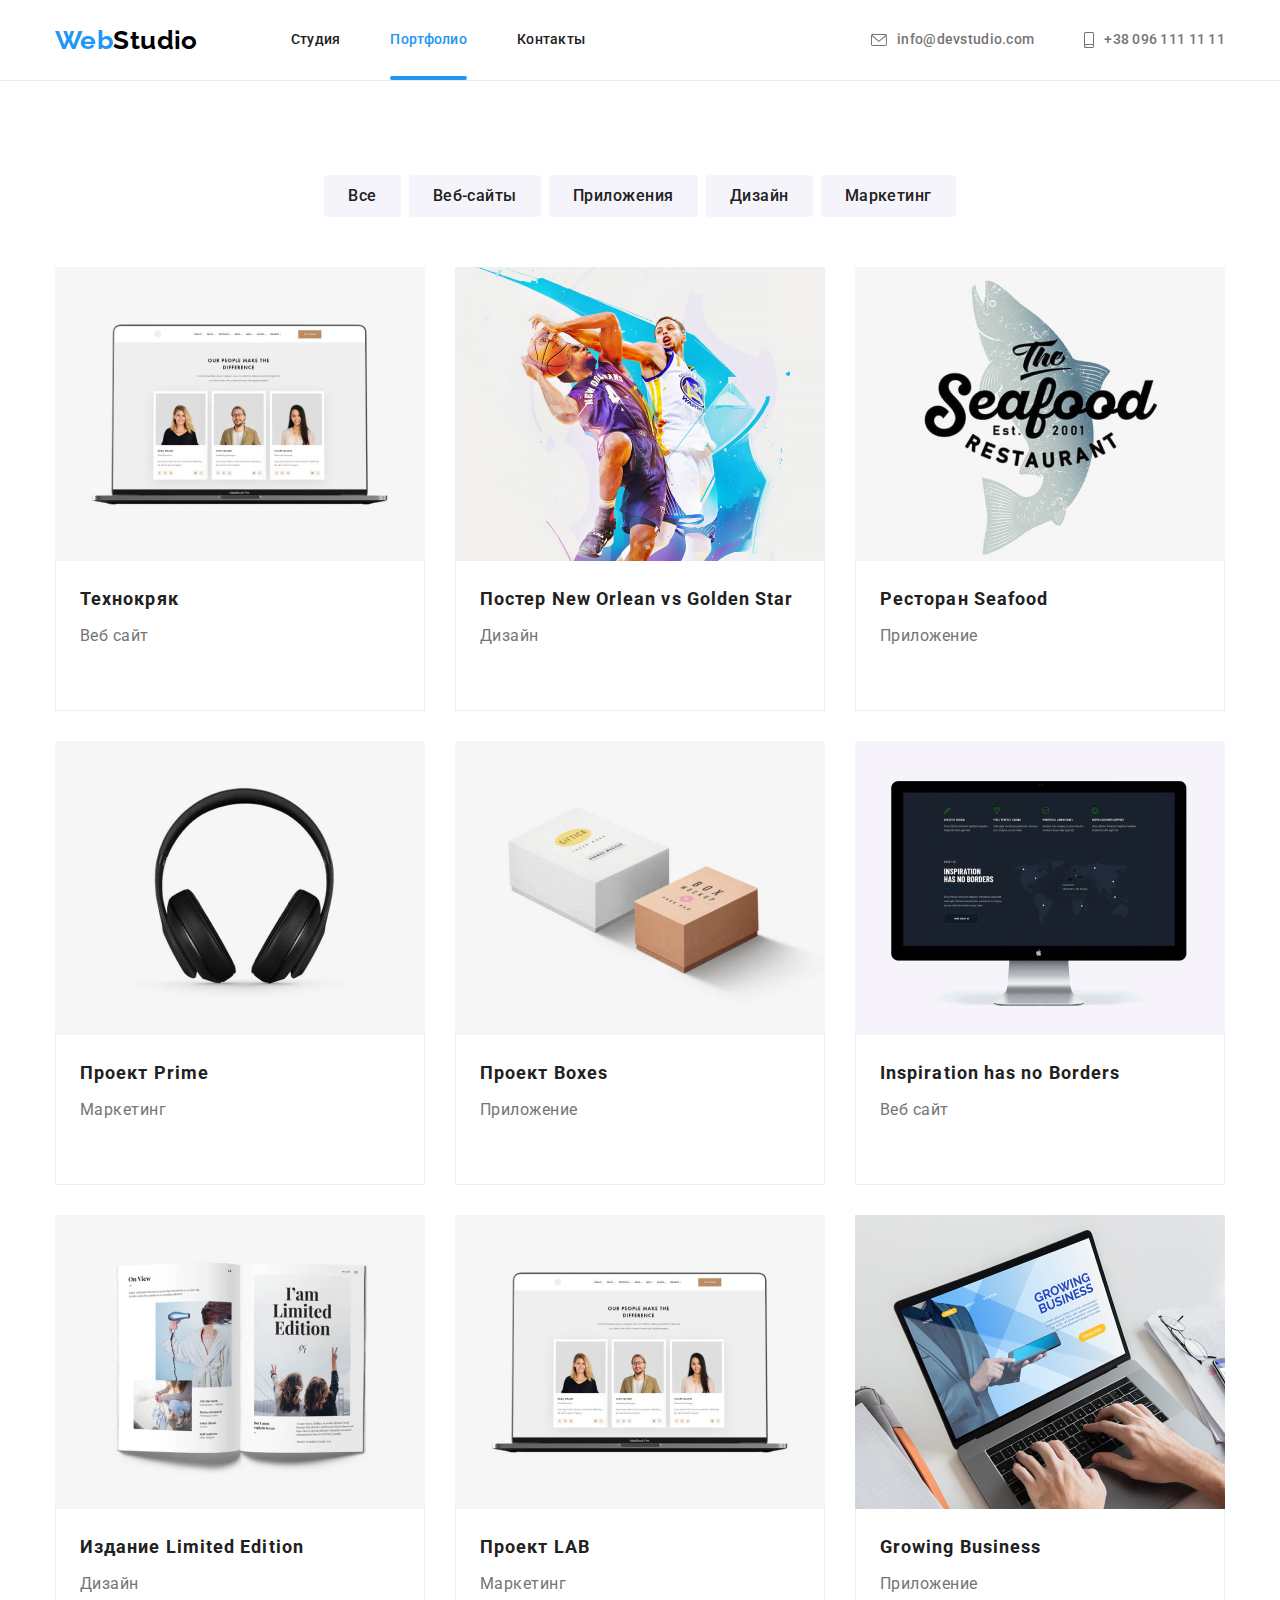
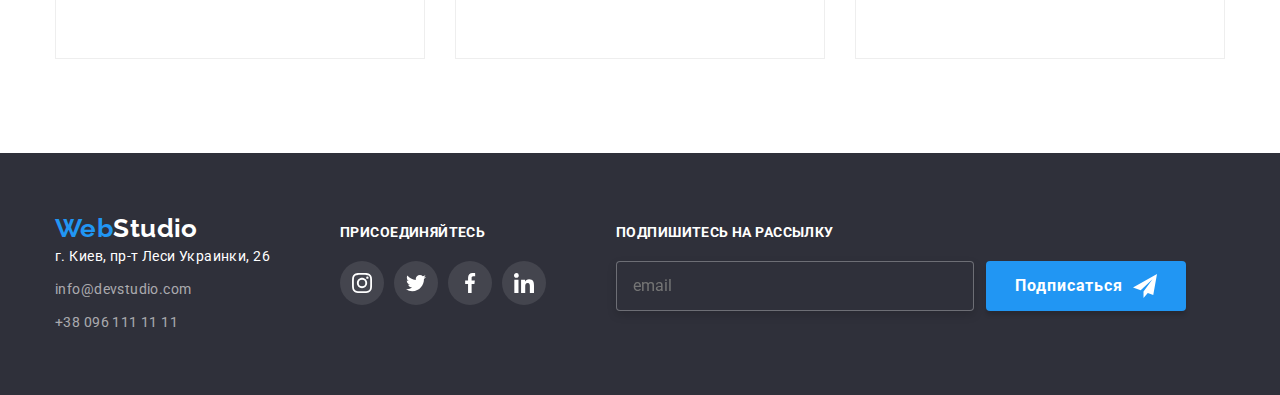
<file: portfolio.html>
<!DOCTYPE html>
<html lang="ru">
  <head>
    <meta charset="UTF-8" />
    <meta name="viewport" content="width=device-width, initial-scale=1.0" />
    <title lang="en">WebStudio</title>
    <link rel="preconnect" href="https://fonts.googleapis.com" />
    <link rel="preconnect" href="https://fonts.gstatic.com" crossorigin />
    <link
      href="https://fonts.googleapis.com/css2?family=Raleway:wght@700&family=Roboto:wght@400;500;700;900&display=swap"
      rel="stylesheet"
    />
    <link
      rel="stylesheet"
      href="https://cdnjs.cloudflare.com/ajax/libs/modern-normalize/0.6.0/modern-normalize.min.css"
    />
    <link rel="stylesheet" href="./css/main.min.css" />
  </head>
  <body>
    <!-- Header -->

    <header class="header">
      <div class="container header__container">
        <!-- site-nav, logo -->

        <nav class="site-nav">
          <a lang="en" class="logo site-nav__logo" href="./index.html"
            >Web<span class="site-nav__logo--studio">Studio</span></a
          >
          <!-- Menu-container -->

          <div class="menu-container" id="menu-container" data-menu>
            <div class="menu-nav">
              <ul class="list menu-nav__list">
                <li class="item menu-nav__item">
                  <a href="./index.html" class="link menu-nav__link">Студия</a>
                </li>
                <li class="item menu-nav__item">
                  <a
                    href="./portfolio.html"
                    class="link menu-nav__link menu-nav__link--current"
                    >Портфолио</a
                  >
                </li>
                <li class="item menu-nav__item">
                  <a href="./index.html" class="link menu-nav__link"
                    >Контакты</a
                  >
                </li>
              </ul>
            </div>
            <div class="menu-contacts">
              <ul class="list menu-contacts">
                <li class="item menu-contacts__item">
                  <a href="tel:+380961111111" class="menu-contacts__tel">
                    +38 096 111 11 11
                  </a>
                </li>
                <li class="item menu-contacts__item">
                  <a
                    href="mailto:info@devstudio.com"
                    class="menu-contacts__mail"
                    >info@devstudio.com</a
                  >
                </li>
              </ul>
            </div>
            <div class="menu-social">
              <ul class="menu-social-links list">
                <li class="menu-social-item">
                  <a href="https://www.instagram.com/" class="menu-social-link"
                    >Instagram</a
                  >
                </li>
                <li class="menu-social-item">
                  <a href="https://twitter.com/" class="menu-social-link"
                    >Twitter</a
                  >
                </li>
                <li class="menu-social-item">
                  <a href="https://www.facebook.com/" class="menu-social-link"
                    >Facebook</a
                  >
                </li>
                <li class="menu-social-item">
                  <a href="https://www.linkedin.com" class="menu-social-link"
                    >Linkedin</a
                  >
                </li>
              </ul>
            </div>
          </div>

          <ul class="list site-nav__list">
            <li class="item site-nav__item">
              <a href="./index.html" class="link site-nav__link">Студия</a>
            </li>
            <li class="item site-nav__item">
              <a
                href="./portfolio.html"
                class="link site-nav__link site-nav__link--current"
                >Портфолио</a
              >
            </li>
            <li class="item site-nav__item">
              <a href="./index.html" class="link site-nav__link">Контакты</a>
            </li>
          </ul>
        </nav>

        <!-- button-menu -->

        <button
          type="button"
          class="menu-button"
          aria-expanded="false"
          aria-controls="menu-container"
          data-menu-button
        >
          <svg
            width="40"
            height="40"
            aria-label="Переключатель мобильного меню"
          >
            <use class="icon-menu" href="./images/icons.svg#icon-menu"></use>
            <use
              class="icon-cross"
              href="./images/icons.svg#icon-close-button"
            ></use>
          </svg>
        </button>

        <!-- header-contacts -->

        <ul class="list header-contacts">
          <li class="item header-contacts__item">
            <a href="mailto:info@devstudio.com" class="header-contacts__link"
              ><svg class="header-contacts__icon" width="16" height="12">
                <use href="./images/icons.svg#icon-envelope"></use></svg
              >info@devstudio.com</a
            >
          </li>
          <li class="item header-contacts__item">
            <a href="tel:+380961111111" class="header-contacts__link">
              <svg class="header-contacts__icon" width="10" height="16">
                <use href="./images/icons.svg#icon-smartphone"></use></svg
              >+38 096 111 11 11
            </a>
          </li>
        </ul>
      </div>
    </header>

    <main>
      <!--  Portfolio filter and set -->

      <!-- Portfolio filter -->

      <section class="section portfolio-section">
        <div class="container portfolio-container">
          <ul class="portfolio-filter list">
            <li class="portfolio-filter__item">
              <button type="button" class="portfolio-filter__button">
                Все
              </button>
            </li>
            <li class="portfolio-filter__item">
              <button type="button" class="portfolio-filter__button">
                Веб-сайты
              </button>
            </li>
            <li class="portfolio-filter__item">
              <button type="button" class="portfolio-filter__button">
                Приложения
              </button>
            </li>
            <li class="portfolio-filter__item">
              <button type="button" class="portfolio-filter__button">
                Дизайн
              </button>
            </li>
            <li class="portfolio-filter__item">
              <button type="button" class="portfolio-filter__button">
                Маркетинг
              </button>
            </li>
          </ul>

          <!-- Portfolio set -->

          <!-- <picture>
                <source
                  media="(min-width: 1280px)"
                  srcset="
                    ./images/team/4-m-erm/img_lg.jpg    1x,
                    ./images/team/4-m-erm/img@2x_lg.jpg 2x
                  "
                />
                <source
                  media="(min-width: 768px)"
                  srcset="
                    ./images/team/4-m-erm/img_md.jpg    1x,
                    ./images/team/4-m-erm/img@2x_md.jpg 2x
                  "
                />
                <img
                  class="image"
                  srcset="
                    ./images/team/4-m-erm/img_sm.jpg    1x,
                    ./images/team/4-m-erm/img@2x_sm.jpg 2x
                  "
                  src="./images/team/1-i-dem/img_sm.jpg"
                  alt="Фото Михаила Ермакова"
                  loading="lazy"
                />
              </picture> -->

          <ul class="portfolio-list list">
            <li class="portfolio-item">
              <a href="https://www.google.com.ua" class="portfolio-link">
                <div class="portfolio-thumb">
                  <picture>
                    <source
                      media="(min-width: 1280px)"
                      srcset="
                        ./images/portfolio/1-technokr/img_lg.jpg    1x,
                        ./images/portfolio/1-technokr/img@2x_lg.jpg 2x
                      "
                    />
                    <source
                      media="(min-width: 768px)"
                      srcset="
                        ./images/portfolio/1-technokr/img_md.jpg    1x,
                        ./images/portfolio/1-technokr/img@2x_md.jpg 2x
                      "
                    />
                    <img
                      class="image"
                      srcset="
                        ./images/portfolio/1-technokr/img_sm.jpg    1x,
                        ./images/portfolio/1-technokr/img@2x_sm.jpg 2x
                      "
                      src="./images/portfolio/1-technokr/img_sm.jpg"
                      alt="Фото страницы сайта"
                      loading="lazy"
                    />
                  </picture>
                  <div class="portfolio-overlay">
                    <p>
                      Технокряк это современная площадка распространения
                      коронавируса. Компании используют эту платформу для
                      цифрового шпионажа и атак на защищённые сервера
                      конкурентов.
                    </p>
                  </div>
                </div>
                <div class="portfolio-link__label">
                  <h3 class="portfolio-link__title">Технокряк</h3>
                  <p>Веб сайт</p>
                </div>
              </a>
            </li>
            <li class="portfolio-item">
              <a href="https://www.google.com.ua" class="portfolio-link"
                ><div class="portfolio-thumb">
                  <picture>
                    <source
                      media="(min-width: 1280px)"
                      srcset="
                        ./images/portfolio/2-new-orlean/img_lg.jpg    1x,
                        ./images/portfolio/2-new-orlean/img@2x_lg.jpg 2x
                      "
                    />
                    <source
                      media="(min-width: 768px)"
                      srcset="
                        ./images/portfolio/2-new-orlean/img_md.jpg    1x,
                        ./images/portfolio/2-new-orlean/img@2x_md.jpg 2x
                      "
                    />
                    <img
                      class="image"
                      srcset="
                        ./images/portfolio/2-new-orlean/img_sm.jpg    1x,
                        ./images/portfolio/2-new-orlean/img@2x_sm.jpg 2x
                      "
                      src="./images/portfolio/2-new-orlean/img_sm.jpg"
                      alt="Фото баскетбольного постера"
                      loading="lazy"
                    />
                  </picture>
                  <div class="portfolio-overlay">
                    <p>Постер New Orlean vs Golden Star</p>
                  </div>
                </div>
                <div class="portfolio-link__label">
                  <h3 lang="en" class="portfolio-link__title">
                    Постер New Orlean vs Golden Star
                  </h3>
                  <p>Дизайн</p>
                </div></a
              >
            </li>
            <li class="portfolio-item">
              <a href="https://www.google.com.ua" class="portfolio-link"
                ><div class="portfolio-thumb">
                  <picture>
                    <source
                      media="(min-width: 1280px)"
                      srcset="
                        ./images/portfolio/3-seafood/img_lg.jpg    1x,
                        ./images/portfolio/3-seafood/img@2x_lg.jpg 2x
                      "
                    />
                    <source
                      media="(min-width: 768px)"
                      srcset="
                        ./images/portfolio/3-seafood/img_md.jpg    1x,
                        ./images/portfolio/3-seafood/img@2x_md.jpg 2x
                      "
                    />
                    <img
                      class="image"
                      srcset="
                        ./images/portfolio/3-seafood/img_sm.jpg    1x,
                        ./images/portfolio/3-seafood/img@2x_sm.jpg 2x
                      "
                      src="./images/portfolio/3-seafood/img_sm.jpg"
                      alt="Логотип ресторана Сифуд"
                      loading="lazy"
                    />
                  </picture>
                  <div class="portfolio-overlay">
                    <p>Ресторан Seafood</p>
                  </div>
                </div>
                <div class="portfolio-link__label">
                  <h3 lang="en" class="portfolio-link__title">
                    Ресторан Seafood
                  </h3>
                  <p>Приложение</p>
                </div></a
              >
            </li>
            <li class="portfolio-item">
              <a href="https://www.google.com.ua" class="portfolio-link"
                ><div class="portfolio-thumb">
                  <picture>
                    <source
                      media="(min-width: 1280px)"
                      srcset="
                        ./images/portfolio/4-prime/img_lg.jpg    1x,
                        ./images/portfolio/4-prime/img@2x_lg.jpg 2x
                      "
                    />
                    <source
                      media="(min-width: 768px)"
                      srcset="
                        ./images/portfolio/4-prime/img_md.jpg    1x,
                        ./images/portfolio/4-prime/img@2x_md.jpg 2x
                      "
                    />
                    <img
                      class="image"
                      srcset="
                        ./images/portfolio/4-prime/img_sm.jpg    1x,
                        ./images/portfolio/4-prime/img@2x_sm.jpg 2x
                      "
                      src="./images/portfolio/4-prime/img_sm.jpg"
                      alt="Фото наушников"
                      loading="lazy"
                    />
                  </picture>
                  <div class="portfolio-overlay">
                    <p>Проект Prime</p>
                  </div>
                </div>
                <div class="portfolio-link__label">
                  <h3 lang="en" class="portfolio-link__title">Проект Prime</h3>
                  <p>Маркетинг</p>
                </div></a
              >
            </li>
            <li class="portfolio-item">
              <a href="https://www.google.com.ua" class="portfolio-link"
                ><div class="portfolio-thumb">
                  <picture>
                    <source
                      media="(min-width: 1280px)"
                      srcset="
                        ./images/portfolio/5-boxes/img_lg.jpg    1x,
                        ./images/portfolio/5-boxes/img@2x_lg.jpg 2x
                      "
                    />
                    <source
                      media="(min-width: 768px)"
                      srcset="
                        ./images/portfolio/5-boxes/img_md.jpg    1x,
                        ./images/portfolio/5-boxes/img@2x_md.jpg 2x
                      "
                    />
                    <img
                      class="image"
                      srcset="
                        ./images/portfolio/5-boxes/img_sm.jpg    1x,
                        ./images/portfolio/5-boxes/img@2x_sm.jpg 2x
                      "
                      src="./images/portfolio/5-boxes/img_sm.jpg"
                      alt="Фото двух коробок"
                      loading="lazy"
                    />
                  </picture>
                  <div class="portfolio-overlay">
                    <p>Проект Boxes</p>
                  </div>
                </div>
                <div class="portfolio-link__label">
                  <h3 lang="en" class="portfolio-link__title">Проект Boxes</h3>
                  <p>Приложение</p>
                </div></a
              >
            </li>
            <li class="portfolio-item">
              <a href="https://www.google.com.ua" class="portfolio-link"
                ><div class="portfolio-thumb">
                  <picture>
                    <source
                      media="(min-width: 1280px)"
                      srcset="
                        ./images/portfolio/6-inspiration/img_lg.jpg    1x,
                        ./images/portfolio/6-inspiration/img@2x_lg.jpg 2x
                      "
                    />
                    <source
                      media="(min-width: 768px)"
                      srcset="
                        ./images/portfolio/6-inspiration/img_md.jpg    1x,
                        ./images/portfolio/6-inspiration/img@2x_md.jpg 2x
                      "
                    />
                    <img
                      class="image"
                      srcset="
                        ./images/portfolio/6-inspiration/img_sm.jpg    1x,
                        ./images/portfolio/6-inspiration/img@2x_sm.jpg 2x
                      "
                      src="./images/portfolio/6-inspiration/img_sm.jpg"
                      alt="Фото страницы веб-сайта"
                      loading="lazy"
                    />
                  </picture>
                  <div class="portfolio-overlay">
                    <p>Inspiration has no Borders</p>
                  </div>
                </div>
                <div class="portfolio-link__label">
                  <h3 lang="en" class="portfolio-link__title">
                    Inspiration has no Borders
                  </h3>
                  <p>Веб сайт</p>
                </div></a
              >
            </li>
            <li class="portfolio-item">
              <a href="https://www.google.com.ua" class="portfolio-link"
                ><div class="portfolio-thumb">
                  <picture>
                    <source
                      media="(min-width: 1280px)"
                      srcset="
                        ./images/portfolio/7-le/img_lg.jpg    1x,
                        ./images/portfolio/7-le/img@2x_lg.jpg 2x
                      "
                    />
                    <source
                      media="(min-width: 768px)"
                      srcset="
                        ./images/portfolio/7-le/img_md.jpg    1x,
                        ./images/portfolio/7-le/img@2x_md.jpg 2x
                      "
                    />
                    <img
                      class="image"
                      srcset="
                        ./images/portfolio/7-le/img_sm.jpg    1x,
                        ./images/portfolio/7-le/img@2x_sm.jpg 2x
                      "
                      src="./images/portfolio/7-le/img_sm.jpg"
                      alt="Фото страниц печатного издания"
                      loading="lazy"
                    />
                  </picture>
                  <div class="portfolio-overlay">
                    <p>Издание Limited Edition</p>
                  </div>
                </div>
                <div class="portfolio-link__label">
                  <h3 lang="en" class="portfolio-link__title">
                    Издание Limited Edition
                  </h3>
                  <p>Дизайн</p>
                </div></a
              >
            </li>
            <li class="portfolio-item grid">
              <a href="https://www.google.com.ua" class="portfolio-link"
                ><div class="portfolio-thumb">
                  <picture>
                    <source
                      media="(min-width: 1280px)"
                      srcset="
                        ./images/portfolio/1-technokr/img_lg.jpg    1x,
                        ./images/portfolio/1-technokr/img@2x_lg.jpg 2x
                      "
                    />
                    <source
                      media="(min-width: 768px)"
                      srcset="
                        ./images/portfolio/8-lab/img_md.jpg    1x,
                        ./images/portfolio/8-lab/img@2x_md.jpg 2x
                      "
                    />
                    <img
                      class="image"
                      srcset="
                        ./images/portfolio/8-lab/img_sm.jpg    1x,
                        ./images/portfolio/8-lab/img@2x_sm.jpg 2x
                      "
                      src="./images/portfolio/8-lab/img_sm.jpg"
                      alt="Фото этикетки"
                      loading="lazy"
                    />
                  </picture>
                  <div class="portfolio-overlay">
                    <p>Проект LAB</p>
                  </div>
                </div>
                <div class="portfolio-link__label">
                  <h3 lang="en" class="portfolio-link__title">Проект LAB</h3>
                  <p>Маркетинг</p>
                </div></a
              >
            </li>
            <li class="portfolio-item">
              <a href="https://www.google.com.ua" class="portfolio-link"
                ><div class="portfolio-thumb">
                  <picture>
                    <source
                      media="(min-width: 1280px)"
                      srcset="
                        ./images/portfolio/9-gb/img_lg.jpg    1x,
                        ./images/portfolio/9-gb/img@2x_lg.jpg 2x
                      "
                    />
                    <source
                      media="(min-width: 768px)"
                      srcset="
                        ./images/portfolio/9-gb/img_md.jpg    1x,
                        ./images/portfolio/9-gb/img@2x_md.jpg 2x
                      "
                    />
                    <img
                      class="image"
                      srcset="
                        ./images/portfolio/9-gb/img_sm.jpg    1x,
                        ./images/portfolio/9-gb/img@2x_sm.jpg 2x
                      "
                      src="./images/portfolio/9-gb/img_sm.jpg"
                      alt="Фото экрана с приложением"
                      loading="lazy"
                    />
                  </picture>
                  <div class="portfolio-overlay">
                    <p>Growing Business</p>
                  </div>
                </div>
                <div class="portfolio-link__label">
                  <h3 lang="en" class="portfolio-link__title">
                    Growing Business
                  </h3>
                  <p>Приложение</p>
                </div></a
              >
            </li>
          </ul>
        </div>
      </section>
    </main>

    <!-- Footer -->

    <footer class="footer">
      <div class="container footer-container">
        <div class="logo-address">
          <a lang="en" class="logo footer-logo" href="./index.html"
            >Web<span class="footer-logo__studio">Studio</span></a
          ><br />
          <address>
            <p>г. Киев, пр-т Леси Украинки, 26</p>
            <a href="mailto:info@devstudio.com" class="footer__contacts"
              >info@devstudio.com</a
            ><br />
            <a href="tel:+380961111111" class="footer__contacts"
              >+38 096 111 11 11</a
            >
          </address>
        </div>
        <div class="footer-social">
          <p>Присоединяйтесь</p>
          <ul class="footer-social-list list">
            <li class="social-item">
              <a
                href="https://www.instagram.com/"
                class="social-link social-link--footer"
                ><svg class="social-link-icon" width="20" height="20">
                  <use href="./images/icons.svg#icon-instagram-1"></use></svg
              ></a>
            </li>
            <li class="social-item">
              <a
                href="https://twitter.com/"
                class="social-link social-link--footer"
                ><svg class="social-link-icon" width="20" height="20">
                  <use href="./images/icons.svg#icon-twitter-1"></use></svg
              ></a>
            </li>
            <li class="social-item">
              <a
                href="https://www.facebook.com/"
                class="social-link social-link--footer"
                ><svg class="social-link-icon" width="20" height="20">
                  <use href="./images/icons.svg#icon-facebook-1"></use></svg
              ></a>
            </li>
            <li class="social-item">
              <a
                href="https://www.linkedin.com"
                class="social-link social-link--footer"
                ><svg class="social-link-icon" width="20" height="20">
                  <use href="./images/icons.svg#icon-linkedin-1"></use></svg
              ></a>
            </li>
          </ul>
        </div>
        <form class="subscribe-form">
          <label for="email">Подпишитесь на рассылку</label>
          <div class="subscribe-field">
            <input
              class="subscribe-form__input"
              type="email"
              name="email"
              id="email"
              placeholder="email"
            />
            <button class="subscribe-form__button" type="submit">
              Подписаться
              <svg class="icon-send" width="24" height="24">
                <use href="./images/icons.svg#icon-send"></use>
              </svg>
            </button>
          </div>
        </form>
      </div>
    </footer>
    <script src="./js/menu.js"></script>
  </body>
</html>
</file>
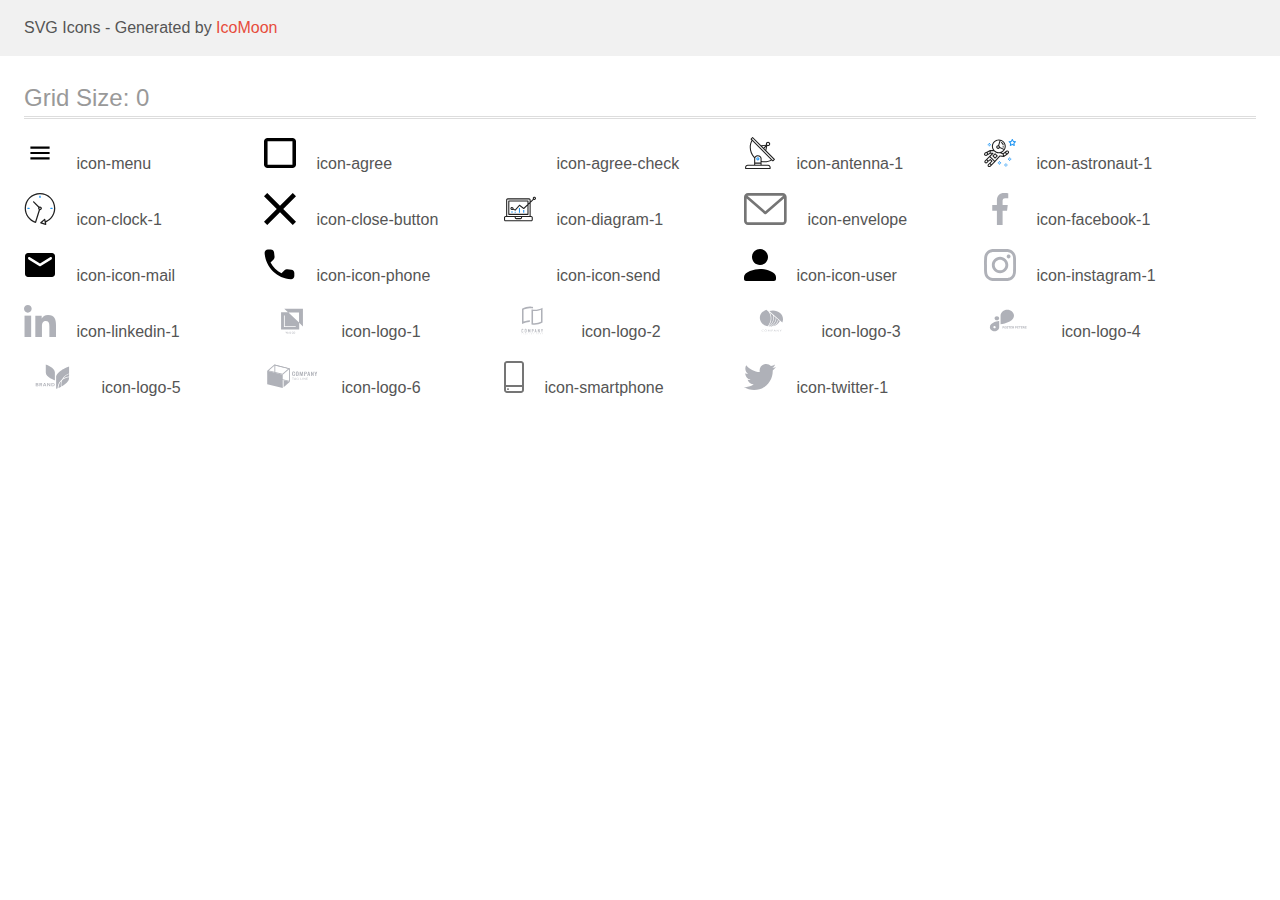
<file: images/icomoon 8/demo.html>
<!doctype html>
<html>
<head>
    <title>IcoMoon - SVG Icons</title>
    <meta charset="utf-8">
    <meta name="viewport" content="width=device-width, initial-scale=1">
    <link rel="stylesheet" href="demo-files/demo.css">
    <link rel="stylesheet" href="style.css">
</head>
<body>
<svg aria-hidden="true" style="position: absolute; width: 0; height: 0; overflow: hidden;" version="1.1" xmlns="http://www.w3.org/2000/svg" xmlns:xlink="http://www.w3.org/1999/xlink">
<defs>
<symbol id="icon-menu" viewBox="0 0 32 32">
<path d="M6.4 11.734v-2.134h19.2v2.134h-19.2zM6.4 17.066h19.2v-2.133h-19.2v2.133zM6.4 22.4h19.2v-2.134h-19.2v2.134z"></path>
</symbol>
<symbol id="icon-agree" viewBox="0 0 32 32">
<path d="M28.444 4.333v23.333h-24.889v-23.333h24.889zM28.444 1h-24.889c-1.956 0-3.556 1.5-3.556 3.333v23.333c0 1.833 1.6 3.333 3.556 3.333h24.889c1.956 0 3.556-1.5 3.556-3.333v-23.333c0-1.833-1.6-3.333-3.556-3.333z"></path>
</symbol>
<symbol id="icon-agree-check" viewBox="0 0 32 32">
<path fill="#fff" style="fill: var(--color1, #fff); stroke: var(--color1, #fff)" stroke="#fff" stroke-linejoin="miter" stroke-linecap="butt" stroke-miterlimit="4" stroke-width="0.4923" d="M4.817 15.389l-0.169-0.162-2.544 2.41 8.962 8.55 18.829-17.962-2.527-2.411-16.302 15.536-6.249-5.962z"></path>
</symbol>
<symbol id="icon-antenna-1" viewBox="0 0 32 32">
<path fill="#212121" style="fill: var(--color2, #212121)" d="M30.773 22.098l-8.443-8.505 0.937-4.615c0.242 0.094 0.499 0.144 0.758 0.146h0.006c1.192 0.014 2.17-0.941 2.184-2.133s-0.941-2.17-2.133-2.184c-1.192-0.014-2.17 0.941-2.184 2.133-0.003 0.255 0.039 0.509 0.125 0.749l-4.96 0.605-8.091-8.133c-0.099-0.101-0.235-0.159-0.377-0.16-0.14 0.001-0.274 0.056-0.373 0.155l-1.513 1.504c-0.208 0.208-0.208 0.546 0 0.754l0.814 0.826c-3.153 5.798-2.129 12.978 2.519 17.663 0.043 0.041 0.092 0.074 0.146 0.098-0.034 0.18-0.051 0.364-0.052 0.547v6.187h-6.4c-1.472 0.002-2.665 1.195-2.667 2.667v1.067c0 0.295 0.239 0.533 0.533 0.533h24.533c0.295 0 0.533-0.239 0.533-0.533v-1.067c-0.002-1.472-1.195-2.665-2.667-2.667h-6.4v-2.742c1.003 0.21 2.024 0.317 3.049 0.32 2.458-0.003 4.877-0.615 7.040-1.783l0.818 0.823c0.099 0.101 0.235 0.159 0.377 0.16 0.14-0.001 0.274-0.056 0.373-0.155l1.513-1.504c0.208-0.208 0.208-0.546 0-0.754zM23.28 6.233c0.418-0.415 1.093-0.414 1.508 0.004s0.414 1.093-0.004 1.508c-0.2 0.199-0.47 0.31-0.752 0.31h-0.003c-0.589-0.003-1.064-0.483-1.061-1.072 0.002-0.282 0.115-0.552 0.314-0.751h-0.002zM22.024 9.738l-0.598 2.946-1.175-1.182 1.774-1.763zM21.419 8.836l-1.92 1.909-1.485-1.493 3.405-0.415zM24.004 28.8c0.884 0 1.6 0.716 1.6 1.6v0.533h-23.467v-0.533c0-0.884 0.716-1.6 1.6-1.6h20.267zM16.537 26.667v1.067h-5.333v-1.067h5.333zM11.204 25.6v-4.053c0-1.294 1.196-2.347 2.667-2.347s2.667 1.053 2.667 2.347v4.053h-5.333zM17.604 23.904v-2.357c0-1.882-1.675-3.413-3.733-3.413-1.331-0.020-2.576 0.657-3.281 1.786-4.058-4.274-4.971-10.645-2.279-15.887l18.602 18.708c-2.872 1.461-6.165 1.873-9.309 1.163zM28.893 23.22l-21.057-21.181 0.755-0.752 7.935 7.98c0.004 0 0.006 0.007 0.010 0.010l13.115 13.191-0.757 0.752z"></path>
<path fill="#2196f3" style="fill: var(--color3, #2196f3)" d="M13.876 20.267h-0.005c-0.884-0.001-1.601 0.714-1.602 1.598s0.714 1.601 1.598 1.602h0.005c0.884 0.001 1.601-0.714 1.602-1.598s-0.714-1.601-1.598-1.602zM14.249 22.245c-0.1 0.1-0.236 0.156-0.378 0.155-0.295-0.002-0.532-0.242-0.531-0.536 0.001-0.141 0.057-0.276 0.157-0.375s0.233-0.154 0.373-0.155c0.295 0.002 0.532 0.241 0.53 0.536-0.001 0.141-0.057 0.276-0.157 0.375h0.005z"></path>
</symbol>
<symbol id="icon-astronaut-1" viewBox="0 0 32 32">
<path fill="#2196f3" style="fill: var(--color3, #2196f3)" d="M31.974 4.524c-0.063-0.193-0.229-0.333-0.43-0.363l-1.91-0.278-0.855-1.731c-0.179-0.365-0.777-0.365-0.956 0l-0.855 1.731-1.91 0.278c-0.201 0.029-0.367 0.17-0.431 0.363-0.062 0.193-0.011 0.405 0.135 0.547l1.383 1.348-0.326 1.903c-0.034 0.2 0.048 0.402 0.212 0.522 0.166 0.121 0.382 0.135 0.562 0.040l1.709-0.899 1.709 0.899c0.078 0.041 0.164 0.061 0.249 0.061 0.11 0 0.221-0.034 0.314-0.102 0.164-0.119 0.246-0.322 0.212-0.522l-0.326-1.903 1.383-1.348c0.145-0.142 0.197-0.354 0.135-0.547zM29.511 5.851c-0.125 0.122-0.183 0.299-0.153 0.472l0.191 1.114-1-0.526c-0.078-0.041-0.163-0.061-0.249-0.061s-0.17 0.020-0.249 0.061l-1.001 0.526 0.191-1.114c0.030-0.173-0.028-0.349-0.153-0.472l-0.81-0.789 1.119-0.163c0.174-0.025 0.324-0.134 0.402-0.292l0.5-1.013 0.5 1.013c0.078 0.157 0.228 0.267 0.402 0.292l1.119 0.163-0.809 0.789z"></path>
<path fill="#2196f3" style="fill: var(--color3, #2196f3)" d="M26.134 20.522h-1.067v1.067h1.067v-1.067z"></path>
<path fill="#2196f3" style="fill: var(--color3, #2196f3)" d="M26.134 22.656h-1.067v1.067h1.067v-1.067z"></path>
<path fill="#2196f3" style="fill: var(--color3, #2196f3)" d="M27.2 21.589h-1.067v1.067h1.067v-1.067z"></path>
<path fill="#2196f3" style="fill: var(--color3, #2196f3)" d="M25.067 21.589h-1.067v1.067h1.067v-1.067z"></path>
<path fill="#2196f3" style="fill: var(--color3, #2196f3)" d="M22.4 26.389h-1.067v1.067h1.067v-1.067z"></path>
<path fill="#2196f3" style="fill: var(--color3, #2196f3)" d="M22.4 28.522h-1.067v1.067h1.067v-1.067z"></path>
<path fill="#2196f3" style="fill: var(--color3, #2196f3)" d="M23.467 27.456h-1.067v1.067h1.067v-1.067z"></path>
<path fill="#2196f3" style="fill: var(--color3, #2196f3)" d="M21.333 27.456h-1.067v1.067h1.067v-1.067z"></path>
<path fill="#2196f3" style="fill: var(--color3, #2196f3)" d="M16 24.256h-1.067v1.067h1.067v-1.067z"></path>
<path fill="#2196f3" style="fill: var(--color3, #2196f3)" d="M16 26.389h-1.067v1.067h1.067v-1.067z"></path>
<path fill="#2196f3" style="fill: var(--color3, #2196f3)" d="M17.067 25.322h-1.067v1.067h1.067v-1.067z"></path>
<path fill="#2196f3" style="fill: var(--color3, #2196f3)" d="M14.933 25.322h-1.067v1.067h1.067v-1.067z"></path>
<path fill="#2196f3" style="fill: var(--color3, #2196f3)" d="M5.867 6.122h-1.067v1.067h1.067v-1.067z"></path>
<path fill="#2196f3" style="fill: var(--color3, #2196f3)" d="M5.867 8.255h-1.067v1.067h1.067v-1.067z"></path>
<path fill="#2196f3" style="fill: var(--color3, #2196f3)" d="M6.933 7.189h-1.067v1.067h1.067v-1.067z"></path>
<path fill="#2196f3" style="fill: var(--color3, #2196f3)" d="M4.8 7.189h-1.067v1.067h1.067v-1.067z"></path>
<path fill="#212121" style="fill: var(--color2, #212121)" d="M24.715 14.159c-0.287-0.388-0.709-0.637-1.188-0.705-0.481-0.068-0.956 0.058-1.34 0.352l-1.252 0.96-1.898 1.417-1.358-0.541c2.421-1.086 4.114-3.508 4.114-6.32 0-3.823-3.123-6.933-6.961-6.933s-6.961 3.11-6.961 6.933c0 1.386 0.414 2.674 1.12 3.758l-2.764-0.024c-0.002 0-0.003 0-0.005 0-0.009 0-0.015 0.004-0.023 0.005-0.053 0.002-0.105 0.013-0.155 0.031-0.013 0.005-0.026 0.008-0.038 0.013-0.006 0.003-0.013 0.003-0.019 0.006l-3.233 1.596c-0.001 0-0.001 0-0.001 0.001l-1.893 0.911c-0.021 0.009-0.042 0.021-0.063 0.035-0.755 0.502-1.012 1.489-0.598 2.295 0.22 0.429 0.595 0.745 1.056 0.889 0.178 0.055 0.359 0.083 0.539 0.083 0.29 0 0.577-0.071 0.839-0.211l1.388-0.738 2.264-1.169 1.357-0.008-5.442 5.416c-0.001 0.001-0.001 0.001-0.002 0.001l-1.339 1.333c-0.316 0.315-0.49 0.732-0.49 1.178s0.174 0.863 0.49 1.179c0.325 0.323 0.752 0.485 1.179 0.485s0.854-0.162 1.18-0.485l1.314-1.309 1.741-1.3 0.901 0.897-1.762 1.754c0 0.001-0.001 0.001-0.002 0.001l-1.339 1.333c-0.316 0.315-0.49 0.732-0.49 1.178s0.174 0.863 0.49 1.179c0.325 0.323 0.753 0.485 1.18 0.485s0.855-0.162 1.18-0.485l3.482-3.467c0.001-0.001 0.001-0.001 0.001-0.002l1.010-1-0.004-0.004c0.006-0.006 0.015-0.009 0.022-0.015l5.166-5.658 3.471 0.494c0.025 0.004 0.050 0.005 0.075 0.005 0.065 0 0.127-0.015 0.187-0.038 0.018-0.006 0.033-0.015 0.050-0.023 0.019-0.010 0.039-0.015 0.058-0.027l3.213-2.133c0.012-0.008 0.018-0.021 0.029-0.029 0.013-0.010 0.029-0.014 0.041-0.026l1.271-1.191c0.662-0.62 0.753-1.635 0.212-2.362zM2.13 17.77c-0.173 0.093-0.37 0.111-0.558 0.052-0.187-0.058-0.338-0.186-0.427-0.358-0.161-0.314-0.068-0.695 0.214-0.902l1.314-0.632 0.449 1.312-0.992 0.528zM5.628 15.942l-1.548 0.8-0.439-1.283 2.027-1.001-0.040 1.484zM20.727 9.322c0 0.918-0.219 1.785-0.599 2.559l-4.181-1.899c-0.044-0.573-0.341-1.075-0.788-1.388l1.464-4.86c2.378 0.756 4.105 2.974 4.105 5.588zM8.938 9.322c0-3.235 2.644-5.867 5.894-5.867 0.253 0 0.5 0.021 0.745 0.052l-1.432 4.754c-0.019-0.001-0.037-0.006-0.057-0.006-1.033 0-1.873 0.837-1.873 1.867s0.84 1.867 1.873 1.867c0.694 0 1.294-0.383 1.618-0.945l3.862 1.755c-1.075 1.446-2.795 2.39-4.737 2.39-3.25 0-5.894-2.632-5.894-5.867zM14.894 10.122c0 0.441-0.362 0.8-0.806 0.8s-0.806-0.359-0.806-0.8c0-0.441 0.362-0.8 0.806-0.8s0.806 0.359 0.806 0.8zM2.465 25.146c-0.236 0.234-0.619 0.234-0.854 0.001-0.114-0.114-0.176-0.263-0.176-0.423s0.062-0.309 0.176-0.421l0.962-0.958 0.851 0.848-0.959 0.955zM5.679 28.88c-0.236 0.234-0.619 0.235-0.855 0.001-0.114-0.114-0.176-0.263-0.176-0.423s0.062-0.309 0.176-0.421l0.963-0.959 0.852 0.848-0.96 0.955zM9.16 25.411c-0.001 0-0.001 0-0.002 0.001l-1.765 1.76-0.852-0.848 1.763-1.755c0 0 0 0 0 0s0.001-0.001 0.002-0.001c0.040-0.040 0.065-0.088 0.090-0.135 0.007-0.014 0.020-0.026 0.026-0.040 0.017-0.041 0.019-0.085 0.026-0.129 0.003-0.025 0.014-0.047 0.014-0.073 0-0.036-0.013-0.070-0.020-0.106-0.006-0.032-0.006-0.065-0.019-0.095-0.020-0.050-0.055-0.094-0.091-0.138-0.010-0.012-0.014-0.027-0.025-0.038 0 0 0 0-0.001 0s-0.001-0.002-0.001-0.002l-1.607-1.6c-0.017-0.017-0.039-0.024-0.058-0.038-0.028-0.022-0.055-0.042-0.087-0.058-0.030-0.015-0.061-0.024-0.093-0.033-0.034-0.010-0.067-0.017-0.103-0.020-0.033-0.002-0.063 0.001-0.095 0.005-0.036 0.004-0.069 0.009-0.104 0.020-0.034 0.011-0.063 0.027-0.094 0.045-0.020 0.011-0.042 0.015-0.061 0.029l-1.773 1.324-0.901-0.897 2.399-2.386 4.361 4.289-0.928 0.919zM15.979 18.394c-0.015-0.002-0.030 0.004-0.045 0.003-0.039-0.002-0.076 0.001-0.115 0.007-0.030 0.005-0.059 0.011-0.088 0.021-0.034 0.012-0.065 0.028-0.097 0.047-0.030 0.018-0.057 0.037-0.083 0.061-0.013 0.011-0.028 0.017-0.040 0.029l-4.698 5.146-4.328-4.257 2.833-2.818c0.209-0.208 0.21-0.546 0.002-0.755-0.105-0.105-0.243-0.157-0.381-0.156v-0.001l-2.219 0.013 0.028-1.607 3.104 0.027c1.265 1.294 3.029 2.101 4.981 2.101 0.437 0 0.864-0.045 1.279-0.123 0.040 0.032 0.079 0.065 0.13 0.085l2.41 0.96 0.331 1.644-3.003-0.427zM20.020 18.572l-0.313-1.558 1.446-1.080 0.947 1.257-2.080 1.381zM23.774 15.741l-0.838 0.785-0.931-1.236 0.831-0.637c0.155-0.119 0.351-0.168 0.543-0.143 0.193 0.027 0.364 0.128 0.48 0.284 0.217 0.292 0.18 0.699-0.085 0.947z"></path>
<path fill="#212121" style="fill: var(--color2, #212121)" d="M13.602 18.544l-2.143-2.133c-0.207-0.207-0.545-0.207-0.753 0l-2.142 2.133c-0.1 0.101-0.157 0.236-0.157 0.378s0.056 0.278 0.157 0.378l2.142 2.133c0.104 0.103 0.241 0.155 0.377 0.155s0.273-0.052 0.376-0.155l2.143-2.133c0.1-0.1 0.157-0.236 0.157-0.378s-0.057-0.278-0.157-0.378zM11.083 20.303l-1.387-1.381 1.387-1.381 1.387 1.381-1.387 1.381z"></path>
<path fill="#212121" style="fill: var(--color2, #212121)" d="M17.164 5.071l-0.258 1.036c0.071 0.018 1.738 0.452 1.738 2.149h1.067c0-2.017-1.666-2.965-2.547-3.185z"></path>
<path fill="#212121" style="fill: var(--color2, #212121)" d="M19.711 9.322h-1.067v1.067h1.067v-1.067z"></path>
</symbol>
<symbol id="icon-clock-1" viewBox="0 0 32 32">
<path fill="#212121" style="fill: var(--color2, #212121)" d="M31.297 15.301c-0.002-8.452-6.855-15.303-15.308-15.301s-15.303 6.855-15.301 15.308c0.001 6.658 4.307 12.551 10.649 14.576 0.061 0.019 0.124 0.029 0.187 0.029 0.121 0 0.239-0.032 0.342-0.094 0.135-0.080 0.236-0.207 0.283-0.356l3.865-12.25c1.057-0.005 1.909-0.866 1.903-1.923s-0.866-1.909-1.923-1.903c-0.284 0.001-0.565 0.067-0.82 0.191l-5.106-5.107c-0.253-0.245-0.657-0.238-0.902 0.016-0.239 0.247-0.239 0.639 0 0.886l5.103 5.109c-0.392 0.799-0.168 1.764 0.536 2.309l-3.683 11.673c-7.278-2.681-11.004-10.754-8.323-18.032s10.754-11.004 18.032-8.323 11.004 10.754 8.323 18.032c-1.31 3.556-4.001 6.431-7.462 7.973l-0.398-1.874c-0.073-0.344-0.411-0.565-0.756-0.492-0.109 0.023-0.209 0.074-0.292 0.148l-3.837 3.426c-0.263 0.234-0.287 0.637-0.052 0.9 0.076 0.085 0.174 0.149 0.283 0.184l4.899 1.563c0.335 0.108 0.694-0.077 0.802-0.412 0.034-0.106 0.040-0.219 0.017-0.328l-0.391-1.839c5.664-2.388 9.342-7.942 9.329-14.089zM15.992 14.664c0.352 0 0.638 0.286 0.638 0.638s-0.286 0.638-0.638 0.638c-0.352 0-0.638-0.285-0.638-0.638s0.285-0.638 0.638-0.638zM18.093 29.528l2.184-1.948 0.603 2.84-2.787-0.892z"></path>
<path fill="#2196f3" style="fill: var(--color3, #2196f3)" d="M15.354 3.185v1.275c0 0.352 0.285 0.638 0.638 0.638s0.638-0.285 0.638-0.638v-1.275c0-0.352-0.286-0.638-0.638-0.638s-0.638 0.286-0.638 0.638z"></path>
<path fill="#2196f3" style="fill: var(--color3, #2196f3)" d="M3.876 14.664c-0.352 0-0.638 0.286-0.638 0.638s0.285 0.638 0.638 0.638h1.275c0.352 0 0.638-0.285 0.638-0.638s-0.285-0.638-0.638-0.638h-1.275z"></path>
<path fill="#2196f3" style="fill: var(--color3, #2196f3)" d="M28.108 15.939c0.352 0 0.638-0.285 0.638-0.638s-0.285-0.638-0.638-0.638h-1.275c-0.352 0-0.638 0.286-0.638 0.638s0.286 0.638 0.638 0.638h1.275z"></path>
</symbol>
<symbol id="icon-close-button" viewBox="0 0 32 32">
<path d="M32 3.223l-3.223-3.223-12.777 12.777-12.777-12.777-3.223 3.223 12.777 12.777-12.777 12.777 3.223 3.223 12.777-12.777 12.777 12.777 3.223-3.223-12.777-12.777 12.777-12.777z"></path>
</symbol>
<symbol id="icon-diagram-1" viewBox="0 0 32 32">
<path fill="#2196f3" style="fill: var(--color3, #2196f3)" d="M14.926 14.965h1.066v4.798h-1.066v-4.797z"></path>
<path fill="#2196f3" style="fill: var(--color3, #2196f3)" d="M19.19 17.097h1.066v2.665h-1.066v-2.665z"></path>
<path fill="#2196f3" style="fill: var(--color3, #2196f3)" d="M10.661 18.696h1.066v1.066h-1.066v-1.066z"></path>
<path fill="#2196f3" style="fill: var(--color3, #2196f3)" d="M7.463 18.163h1.066v1.599h-1.066v-1.599z"></path>
<path fill="#212121" style="fill: var(--color2, #212121)" d="M1.599 28.291h25.587c0.883 0 1.599-0.716 1.599-1.599v-2.132c0-0.883-0.716-1.599-1.599-1.599h-0.533v-13.293l3.028-2.868c0.703 0.346 1.553 0.136 2.013-0.499s0.396-1.508-0.152-2.068-1.42-0.644-2.065-0.198c-0.644 0.446-0.873 1.292-0.542 2.002l-2.281 2.163v-1.23c0-0.883-0.716-1.599-1.599-1.599h-21.322c-0.883 0-1.599 0.716-1.599 1.599v15.992h-0.533c-0.883 0-1.599 0.716-1.599 1.599v2.132c0 0.883 0.716 1.599 1.599 1.599zM30.384 4.837c0.294 0 0.533 0.239 0.533 0.533s-0.239 0.533-0.533 0.533c-0.294 0-0.533-0.239-0.533-0.533s0.239-0.533 0.533-0.533zM3.198 6.969c0-0.294 0.239-0.533 0.533-0.533h21.322c0.294 0 0.533 0.239 0.533 0.533v2.239l-1.066 1.013v-2.186c0-0.294-0.239-0.533-0.533-0.533h-19.19c-0.294 0-0.533 0.239-0.533 0.533v13.326c0 0.294 0.239 0.533 0.533 0.533h19.19c0.294 0 0.533-0.239 0.533-0.533v-9.674l1.066-1.010v12.284h-22.388v-15.992zM7.996 13.899c-0.721-0.002-1.354 0.478-1.546 1.174s0.105 1.433 0.725 1.801c0.62 0.368 1.41 0.276 1.928-0.226l1.853 0.93c0.215 0.108 0.476 0.057 0.636-0.123l3.939-4.431 3.872 2.901c0.208 0.156 0.498 0.139 0.686-0.039l3.365-3.188v8.131h-18.124v-12.26h18.124v2.66l-3.771 3.572-3.904-2.927c-0.222-0.166-0.534-0.135-0.718 0.072l-3.993 4.493-1.493-0.746c0.011-0.064 0.018-0.129 0.020-0.193 0-0.883-0.716-1.599-1.599-1.599zM8.529 15.498c0 0.294-0.239 0.533-0.533 0.533s-0.533-0.239-0.533-0.533c0-0.294 0.239-0.533 0.533-0.533s0.533 0.239 0.533 0.533zM11.727 24.027h5.331v0.533c0 0.294-0.239 0.533-0.533 0.533h-4.264c-0.294 0-0.533-0.239-0.533-0.533v-0.533zM1.066 24.56c0-0.294 0.239-0.533 0.533-0.533h9.062v0.533c0 0.883 0.716 1.599 1.599 1.599h4.264c0.883 0 1.599-0.716 1.599-1.599v-0.533h9.062c0.294 0 0.533 0.239 0.533 0.533v2.132c0 0.294-0.239 0.533-0.533 0.533h-25.587c-0.294 0-0.533-0.239-0.533-0.533v-2.132z"></path>
</symbol>
<symbol id="icon-envelope" viewBox="0 0 43 32">
<path fill="#757575" style="fill: var(--color4, #757575)" d="M38.667 0h-34.667c-2.206 0-4 1.794-4 4v24c0 2.206 1.794 4 4 4h34.667c2.206 0 4-1.794 4-4v-24c0-2.206-1.794-4-4-4zM38.667 2.667c0.181 0 0.353 0.038 0.511 0.103l-17.844 15.466-17.844-15.466c0.158-0.066 0.33-0.103 0.511-0.103h34.667zM38.667 29.333h-34.667c-0.736 0-1.333-0.598-1.333-1.333v-22.413l17.793 15.421c0.251 0.217 0.563 0.326 0.874 0.326s0.622-0.108 0.874-0.326l17.793-15.421v22.413c0 0.736-0.598 1.333-1.333 1.333z"></path>
</symbol>
<symbol id="icon-facebook-1" viewBox="0 0 32 32">
<path fill="#afb1b8" style="fill: var(--color5, #afb1b8)" d="M21.329 5.313h2.921v-5.088c-0.504-0.069-2.237-0.225-4.256-0.225-4.212 0-7.097 2.649-7.097 7.519v4.481h-4.648v5.688h4.648v14.312h5.699v-14.311h4.46l0.708-5.688h-5.169v-3.919c0.001-1.644 0.444-2.769 2.735-2.769z"></path>
</symbol>
<symbol id="icon-icon-mail" viewBox="0 0 32 32">
<path d="M28 4h-24c-1.65 0-2.985 1.35-2.985 3l-0.015 18c0 1.65 1.35 3 3 3h24c1.65 0 3-1.35 3-3v-18c0-1.65-1.35-3-3-3zM27.4 10.375l-10.605 6.63c-0.48 0.3-1.11 0.3-1.59 0l-10.605-6.63c-0.375-0.24-0.6-0.645-0.6-1.080 0-1.005 1.095-1.605 1.95-1.080l10.050 6.285 10.050-6.285c0.855-0.525 1.95 0.075 1.95 1.080 0 0.435-0.225 0.84-0.6 1.080z"></path>
</symbol>
<symbol id="icon-icon-phone" viewBox="0 0 32 32">
<path d="M27.419 20.852l-4.201-0.48c-1.009-0.116-2.002 0.232-2.713 0.943l-3.044 3.044c-4.681-2.382-8.519-6.203-10.901-10.901l3.060-3.060c0.711-0.711 1.059-1.704 0.943-2.713l-0.48-4.168c-0.198-1.671-1.604-2.928-3.292-2.928h-2.862c-1.869 0-3.424 1.555-3.308 3.424 0.877 14.126 12.174 25.407 26.284 26.284 1.869 0.116 3.424-1.439 3.424-3.308v-2.861c0.016-1.671-1.241-3.077-2.911-3.275v0z"></path>
</symbol>
<symbol id="icon-icon-send" viewBox="0 0 32 32">
<path fill="#fff" style="fill: var(--color1, #fff)" d="M32 0l-32 18 10.227 3.788 15.773-14.788-11.998 16.186 0.010 0.004-0.012-0.004v8.814l5.735-6.691 7.265 2.691 5-28z"></path>
</symbol>
<symbol id="icon-icon-user" viewBox="0 0 32 32">
<path d="M16 16c4.42 0 8-3.58 8-8s-3.58-8-8-8c-4.42 0-8 3.58-8 8s3.58 8 8 8zM16 20c-5.34 0-16 2.68-16 8v2c0 1.1 0.9 2 2 2h28c1.1 0 2-0.9 2-2v-2c0-5.32-10.66-8-16-8z"></path>
</symbol>
<symbol id="icon-instagram-1" viewBox="0 0 32 32">
<path fill="#afb1b8" style="fill: var(--color5, #afb1b8)" d="M31.969 9.408c-0.075-1.7-0.35-2.869-0.744-3.882-0.406-1.075-1.032-2.038-1.851-2.838-0.8-0.813-1.769-1.444-2.832-1.844-1.019-0.394-2.182-0.669-3.882-0.744-1.713-0.081-2.257-0.1-6.601-0.1s-4.888 0.019-6.595 0.094c-1.7 0.075-2.869 0.35-3.882 0.744-1.075 0.406-2.038 1.031-2.838 1.85-0.813 0.8-1.444 1.769-1.844 2.832-0.394 1.019-0.669 2.182-0.744 3.882-0.081 1.713-0.1 2.257-0.1 6.601s0.019 4.888 0.094 6.595c0.075 1.7 0.35 2.869 0.744 3.882 0.406 1.075 1.038 2.038 1.85 2.838 0.8 0.813 1.769 1.444 2.832 1.844 1.019 0.394 2.182 0.669 3.882 0.744 1.706 0.075 2.25 0.094 6.595 0.094s4.888-0.019 6.595-0.094c1.7-0.075 2.869-0.35 3.882-0.744 2.151-0.832 3.851-2.532 4.682-4.682 0.394-1.019 0.669-2.182 0.744-3.882 0.075-1.707 0.094-2.251 0.094-6.595s-0.006-4.888-0.081-6.595zM29.087 22.473c-0.069 1.563-0.331 2.407-0.55 2.969-0.538 1.394-1.644 2.5-3.038 3.038-0.563 0.219-1.413 0.481-2.969 0.55-1.688 0.075-2.194 0.094-6.464 0.094s-4.782-0.019-6.464-0.094c-1.563-0.069-2.407-0.331-2.969-0.55-0.694-0.256-1.325-0.663-1.838-1.194-0.531-0.519-0.938-1.144-1.194-1.838-0.219-0.563-0.481-1.413-0.55-2.969-0.075-1.688-0.094-2.194-0.094-6.464s0.019-4.782 0.094-6.464c0.069-1.563 0.331-2.407 0.55-2.969 0.256-0.694 0.663-1.325 1.2-1.838 0.519-0.531 1.144-0.938 1.838-1.194 0.563-0.219 1.413-0.481 2.969-0.55 1.688-0.075 2.194-0.094 6.464-0.094 4.276 0 4.782 0.019 6.464 0.094 1.563 0.069 2.407 0.331 2.969 0.55 0.694 0.256 1.325 0.662 1.838 1.194 0.531 0.519 0.938 1.144 1.194 1.838 0.219 0.563 0.481 1.413 0.55 2.969 0.075 1.688 0.094 2.194 0.094 6.464s-0.019 4.77-0.094 6.458z"></path>
<path fill="#afb1b8" style="fill: var(--color5, #afb1b8)" d="M16.059 7.783c-4.538 0-8.22 3.682-8.22 8.22s3.682 8.22 8.22 8.22c4.539 0 8.22-3.682 8.22-8.22s-3.682-8.22-8.22-8.22zM16.059 21.335c-2.944 0-5.332-2.388-5.332-5.332s2.388-5.332 5.332-5.332c2.944 0 5.332 2.388 5.332 5.332s-2.388 5.332-5.332 5.332z"></path>
<path fill="#afb1b8" style="fill: var(--color5, #afb1b8)" d="M26.524 7.458c0 1.060-0.859 1.919-1.919 1.919s-1.919-0.859-1.919-1.919c0-1.060 0.859-1.919 1.919-1.919s1.919 0.859 1.919 1.919z"></path>
</symbol>
<symbol id="icon-linkedin-1" viewBox="0 0 32 32">
<path fill="#afb1b8" style="fill: var(--color5, #afb1b8)" d="M31.992 32v-0.001h0.008v-11.736c0-5.741-1.236-10.164-7.948-10.164-3.227 0-5.392 1.771-6.276 3.449h-0.093v-2.913h-6.364v21.364h6.627v-10.579c0-2.785 0.528-5.479 3.977-5.479 3.399 0 3.449 3.179 3.449 5.657v10.401h6.62z"></path>
<path fill="#afb1b8" style="fill: var(--color5, #afb1b8)" d="M0.528 10.636h6.635v21.364h-6.635v-21.364z"></path>
<path fill="#afb1b8" style="fill: var(--color5, #afb1b8)" d="M3.843 0c-2.121 0-3.843 1.721-3.843 3.843s1.721 3.879 3.843 3.879c2.121 0 3.843-1.757 3.843-3.879-0.001-2.121-1.723-3.843-3.843-3.843v0z"></path>
</symbol>
<symbol id="icon-logo-1" viewBox="0 0 57 32">
<path fill="#afb1b8" style="fill: var(--color5, #afb1b8)" d="M20.267 3.733l3.738 3.538-6.938-0.004v17.166h18.133v-6.564l3.733 3.534v-17.671h-18.667zM35.036 17.455l-10.597-10.032h10.597v10.032zM31.746 21.923h-11.81v-11.545h0.835v10.764h10.975v0.782zM22.725 26.72l-0.436 0.898-0.436-0.898h-0.366l0.637 1.198v0.698h0.331v-0.698l0.635-1.198h-0.365zM23.273 28.615l0.154-0.441h0.734l0.155 0.441h0.344l-0.717-1.896h-0.296l-0.716 1.896h0.342zM23.794 27.122l0.275 0.786h-0.549l0.275-0.786zM25.531 27.863c-0.048 0.073-0.072 0.153-0.072 0.241 0 0.16 0.056 0.29 0.168 0.389s0.263 0.148 0.451 0.148 0.349-0.051 0.484-0.152l0.107 0.126h0.367l-0.279-0.329c0.109-0.149 0.164-0.341 0.164-0.574h-0.275c0 0.128-0.026 0.243-0.079 0.348l-0.366-0.432 0.129-0.094c0.091-0.066 0.157-0.132 0.197-0.198s0.060-0.14 0.060-0.219c0-0.12-0.044-0.22-0.133-0.301s-0.201-0.122-0.339-0.122c-0.153 0-0.274 0.043-0.365 0.13s-0.135 0.203-0.135 0.352c0 0.061 0.014 0.124 0.043 0.189s0.081 0.144 0.155 0.237c-0.141 0.101-0.235 0.188-0.283 0.262zM26.386 28.282c-0.093 0.071-0.193 0.107-0.299 0.107-0.095 0-0.17-0.027-0.227-0.082s-0.085-0.126-0.085-0.214c0-0.102 0.052-0.192 0.156-0.271l0.040-0.029 0.414 0.488zM26.046 27.442c-0.089-0.11-0.134-0.202-0.134-0.275 0-0.063 0.018-0.116 0.055-0.158s0.085-0.063 0.147-0.063c0.057 0 0.105 0.018 0.142 0.053s0.056 0.077 0.056 0.126c0 0.075-0.027 0.136-0.081 0.184l-0.040 0.033-0.145 0.099zM29.132 28.472c0.13-0.114 0.205-0.272 0.224-0.474h-0.328c-0.017 0.135-0.059 0.232-0.124 0.29s-0.162 0.087-0.292 0.087c-0.142 0-0.249-0.054-0.323-0.161s-0.109-0.264-0.109-0.469v-0.168c0.002-0.202 0.041-0.355 0.117-0.46s0.188-0.158 0.331-0.158c0.123 0 0.217 0.030 0.28 0.091s0.104 0.158 0.12 0.294h0.328c-0.021-0.207-0.095-0.368-0.223-0.482s-0.296-0.171-0.505-0.171c-0.155 0-0.293 0.037-0.411 0.111s-0.209 0.179-0.272 0.315c-0.063 0.136-0.095 0.294-0.095 0.473v0.177c0.003 0.174 0.035 0.328 0.098 0.46s0.151 0.234 0.266 0.306c0.115 0.071 0.249 0.107 0.4 0.107 0.216 0 0.389-0.056 0.52-0.169zM31.068 28.206c0.064-0.141 0.096-0.304 0.096-0.49v-0.105c-0.001-0.185-0.034-0.347-0.099-0.486s-0.158-0.247-0.277-0.32c-0.119-0.075-0.256-0.112-0.41-0.112s-0.292 0.038-0.411 0.113c-0.119 0.075-0.211 0.183-0.277 0.324s-0.098 0.305-0.098 0.49v0.107c0.001 0.181 0.034 0.342 0.099 0.48s0.159 0.246 0.279 0.322c0.121 0.075 0.258 0.112 0.411 0.112 0.155 0 0.293-0.037 0.411-0.112s0.212-0.183 0.276-0.323zM30.716 27.135c0.080 0.112 0.12 0.273 0.12 0.483v0.099c0 0.214-0.040 0.376-0.119 0.487s-0.19 0.167-0.336 0.167c-0.144 0-0.257-0.057-0.339-0.171s-0.121-0.275-0.121-0.483v-0.109c0.002-0.204 0.043-0.362 0.122-0.473s0.192-0.168 0.335-0.168c0.146 0 0.258 0.056 0.337 0.168z"></path>
</symbol>
<symbol id="icon-logo-2" viewBox="0 0 57 32">
<path fill="#afb1b8" style="fill: var(--color5, #afb1b8)" d="M26.727 3.165h-0.073c-0.112-0.007-0.224-0.010-0.336-0.012v0h-0.243c-0.212 0-0.428 0.005-0.642 0.016-0.016-0.001-0.032-0.001-0.049 0-1.944 0.11-3.848 0.596-5.609 1.431l-0.231 0.111v11.809l0.54-0.183c0.474-0.163 0.978-0.309 1.5-0.445 1.411-0.362 2.861-0.555 4.317-0.574v1.551c-0.193 0.001-0.38 0.007-0.568 0.016h-0.045c-1.121 0.061-2.233 0.232-3.322 0.51-1.378 0.345-2.708 0.863-3.957 1.542v-15.145c1.298-0.757 2.695-1.325 4.151-1.688 1.278-0.33 2.593-0.5 3.913-0.504h0.228c0.273 0.007 0.538 0.019 0.788 0.038 0.658 0.046 1.31 0.15 1.95 0.311v1.527c-0.621-0.145-1.253-0.24-1.889-0.285-0.013-0.001-0.026-0.002-0.039-0.003-0.132-0.011-0.263-0.022-0.386-0.022zM29.415 4.726c0.339 0.026 0.689 0.038 1.044 0.038 1.388-0.005 2.769-0.182 4.114-0.528 1.378-0.346 2.706-0.865 3.956-1.543v14.875c-1.298 0.756-2.696 1.325-4.153 1.688-1.279 0.329-2.593 0.498-3.913 0.503-1 0.008-1.997-0.11-2.968-0.35v-14.971c0.229 0.053 0.465 0.102 0.706 0.142 0.394 0.066 0.81 0.115 1.214 0.145zM36.985 4.841l-0.54 0.182c-0.497 0.167-0.997 0.316-1.5 0.449-1.465 0.377-2.971 0.57-4.483 0.575-0.352 0-0.676-0.010-0.989-0.030l-0.43-0.028v12.148l0.37 0.033c0.343 0.030 0.696 0.045 1.052 0.045 1.191-0.005 2.377-0.159 3.531-0.457 0.95-0.238 1.874-0.57 2.759-0.991l0.231-0.111v-11.813z"></path>
<path fill="#afb1b8" style="fill: var(--color5, #afb1b8)" d="M19.060 24.113c-0.078-0.080-0.171-0.144-0.274-0.186s-0.214-0.061-0.326-0.057c-0.119-0.002-0.237 0.021-0.347 0.065-0.101 0.040-0.193 0.101-0.27 0.178s-0.135 0.17-0.174 0.271c-0.042 0.107-0.063 0.22-0.062 0.335v2.023c-0.005 0.143 0.022 0.284 0.080 0.415 0.048 0.104 0.117 0.196 0.202 0.271 0.081 0.068 0.176 0.117 0.278 0.144 0.098 0.028 0.2 0.042 0.302 0.042 0.113 0.001 0.224-0.023 0.326-0.070 0.101-0.044 0.193-0.108 0.27-0.187 0.075-0.079 0.135-0.171 0.177-0.271 0.043-0.102 0.065-0.212 0.065-0.323v-0.226h-0.529v0.18c0.002 0.062-0.009 0.123-0.031 0.18-0.017 0.043-0.043 0.082-0.077 0.114-0.033 0.026-0.070 0.046-0.111 0.058-0.036 0.012-0.073 0.018-0.111 0.019-0.047 0.006-0.095-0.002-0.139-0.021s-0.081-0.049-0.11-0.088c-0.050-0.081-0.074-0.176-0.070-0.271v-1.887c-0.003-0.105 0.019-0.208 0.065-0.302 0.027-0.043 0.066-0.077 0.112-0.098s0.097-0.030 0.147-0.024c0.046-0.002 0.091 0.008 0.132 0.028s0.077 0.049 0.104 0.086c0.059 0.078 0.090 0.173 0.088 0.271v0.175h0.524v-0.206c0.001-0.121-0.021-0.241-0.065-0.354-0.039-0.106-0.099-0.203-0.177-0.285z"></path>
<path fill="#afb1b8" style="fill: var(--color5, #afb1b8)" d="M22.202 24.090c-0.169-0.142-0.381-0.221-0.602-0.222-0.108 0-0.215 0.020-0.316 0.057-0.103 0.037-0.198 0.093-0.279 0.165-0.088 0.079-0.158 0.175-0.205 0.283-0.053 0.124-0.079 0.257-0.077 0.392v1.941c-0.004 0.137 0.023 0.272 0.077 0.397 0.048 0.104 0.118 0.197 0.205 0.271 0.081 0.075 0.176 0.133 0.279 0.171 0.101 0.037 0.208 0.056 0.316 0.057s0.215-0.020 0.316-0.057c0.105-0.038 0.202-0.096 0.286-0.171 0.084-0.076 0.152-0.168 0.2-0.271 0.054-0.125 0.081-0.261 0.077-0.397v-1.941c0.003-0.135-0.024-0.268-0.077-0.392-0.047-0.107-0.115-0.203-0.2-0.283zM21.955 26.706c0.004 0.052-0.003 0.104-0.021 0.152s-0.047 0.092-0.084 0.128c-0.070 0.059-0.158 0.091-0.249 0.091s-0.179-0.032-0.249-0.091c-0.037-0.036-0.066-0.080-0.084-0.128s-0.025-0.101-0.021-0.152v-1.941c-0.004-0.052 0.003-0.104 0.021-0.152s0.047-0.092 0.084-0.128c0.070-0.059 0.158-0.091 0.249-0.091s0.179 0.032 0.249 0.091c0.037 0.036 0.066 0.080 0.084 0.128s0.025 0.101 0.021 0.152v1.941z"></path>
<path fill="#afb1b8" style="fill: var(--color5, #afb1b8)" d="M26.329 27.573v-3.674h-0.509l-0.668 1.945h-0.009l-0.673-1.945h-0.503v3.674h0.525v-2.235h0.009l0.514 1.58h0.262l0.518-1.58h0.009v2.235h0.525z"></path>
<path fill="#afb1b8" style="fill: var(--color5, #afb1b8)" d="M29.311 24.157c-0.081-0.091-0.183-0.16-0.297-0.201-0.123-0.040-0.251-0.059-0.38-0.057h-0.78v3.674h0.523v-1.435h0.27c0.163 0.007 0.326-0.027 0.472-0.1 0.119-0.066 0.218-0.163 0.287-0.281 0.061-0.098 0.101-0.206 0.12-0.32 0.021-0.138 0.030-0.278 0.028-0.418 0.005-0.176-0.012-0.353-0.051-0.525-0.035-0.127-0.101-0.243-0.193-0.338zM29.041 25.277c-0.002 0.067-0.019 0.132-0.049 0.191-0.030 0.056-0.077 0.102-0.135 0.129-0.078 0.035-0.162 0.050-0.247 0.046h-0.239v-1.249h0.27c0.081-0.004 0.162 0.012 0.236 0.046 0.054 0.031 0.097 0.079 0.123 0.136 0.029 0.065 0.044 0.134 0.046 0.205 0 0.077 0 0.159 0 0.244s0.005 0.174 0 0.252h-0.005z"></path>
<path fill="#afb1b8" style="fill: var(--color5, #afb1b8)" d="M31.791 23.899h-0.429l-0.809 3.674h0.523l0.154-0.789h0.714l0.154 0.789h0.524l-0.83-3.674zM31.308 26.283l0.258-1.332h0.009l0.256 1.332h-0.524z"></path>
<path fill="#afb1b8" style="fill: var(--color5, #afb1b8)" d="M35.173 26.112h-0.009l-0.791-2.213h-0.503v3.674h0.523v-2.209h0.011l0.8 2.209h0.492v-3.674h-0.523v2.213z"></path>
<path fill="#afb1b8" style="fill: var(--color5, #afb1b8)" d="M38.372 23.899l-0.421 1.461h-0.011l-0.421-1.461h-0.554l0.719 2.121v1.553h0.524v-1.553l0.719-2.121h-0.554z"></path>
<path fill="#afb1b8" style="fill: var(--color5, #afb1b8)" d="M17.6 28.61h0.252v0.708h0.171v-0.708h0.251v-0.145h-0.675v0.145z"></path>
<path fill="#afb1b8" style="fill: var(--color5, #afb1b8)" d="M19.721 28.465l-0.331 0.853h0.182l0.070-0.194h0.34l0.073 0.194h0.186l-0.339-0.853h-0.182zM19.694 28.981l0.116-0.316 0.116 0.316h-0.232z"></path>
<path fill="#afb1b8" style="fill: var(--color5, #afb1b8)" d="M21.818 29.004h0.197v0.11c-0.058 0.046-0.129 0.071-0.202 0.072-0.034 0.002-0.069-0.004-0.1-0.019s-0.059-0.036-0.081-0.063c-0.045-0.065-0.068-0.143-0.063-0.222 0-0.19 0.082-0.285 0.246-0.285 0.043-0.004 0.086 0.007 0.121 0.032s0.061 0.062 0.072 0.104l0.169-0.033c-0.036-0.167-0.156-0.251-0.362-0.251-0.11-0.003-0.216 0.036-0.298 0.11-0.043 0.042-0.076 0.094-0.097 0.15s-0.030 0.117-0.025 0.178c-0.005 0.117 0.034 0.231 0.109 0.32 0.042 0.043 0.092 0.077 0.148 0.098s0.116 0.031 0.176 0.027c0.134 0.004 0.263-0.045 0.362-0.136v-0.336h-0.37v0.144z"></path>
<path fill="#afb1b8" style="fill: var(--color5, #afb1b8)" d="M23.959 28.465h-0.173v0.853h0.598v-0.145h-0.425v-0.708z"></path>
<path fill="#afb1b8" style="fill: var(--color5, #afb1b8)" d="M25.769 28.465h-0.173v0.853h0.173v-0.853z"></path>
<path fill="#afb1b8" style="fill: var(--color5, #afb1b8)" d="M27.539 29.035l-0.349-0.57h-0.167v0.853h0.161v-0.557l0.343 0.557h0.171v-0.853h-0.158v0.57z"></path>
<path fill="#afb1b8" style="fill: var(--color5, #afb1b8)" d="M29.14 28.943h0.425v-0.145h-0.425v-0.187h0.457v-0.145h-0.63v0.853h0.648v-0.145h-0.475v-0.231z"></path>
<path fill="#afb1b8" style="fill: var(--color5, #afb1b8)" d="M33.020 28.802h-0.336v-0.336h-0.171v0.853h0.171v-0.373h0.336v0.373h0.171v-0.853h-0.171v0.336z"></path>
<path fill="#afb1b8" style="fill: var(--color5, #afb1b8)" d="M34.629 28.943h0.426v-0.145h-0.426v-0.187h0.459v-0.145h-0.63v0.853h0.646v-0.145h-0.475v-0.231z"></path>
<path fill="#afb1b8" style="fill: var(--color5, #afb1b8)" d="M36.812 28.943c0.148-0.023 0.224-0.102 0.224-0.237 0.004-0.036-0.001-0.073-0.016-0.106s-0.038-0.062-0.068-0.083c-0.077-0.039-0.163-0.056-0.25-0.050h-0.362v0.853h0.171v-0.357h0.034c0.037-0.002 0.073 0.004 0.107 0.019 0.025 0.015 0.046 0.037 0.061 0.062l0.186 0.271h0.205l-0.104-0.167c-0.046-0.082-0.111-0.153-0.189-0.205zM36.64 28.825h-0.127v-0.214h0.135c0.059-0.005 0.118 0.002 0.174 0.020 0.012 0.011 0.022 0.025 0.029 0.040s0.009 0.032 0.009 0.049c-0.001 0.017-0.005 0.033-0.013 0.048s-0.019 0.027-0.032 0.037c-0.056 0.017-0.115 0.024-0.174 0.020z"></path>
<path fill="#afb1b8" style="fill: var(--color5, #afb1b8)" d="M38.458 28.943h0.425v-0.145h-0.425v-0.187h0.459v-0.145h-0.631v0.853h0.648v-0.145h-0.475v-0.231z"></path>
</symbol>
<symbol id="icon-logo-3" viewBox="0 0 57 32">
<path fill="#afb1b8" style="fill: var(--color5, #afb1b8)" d="M19.417 26.187c0.008 0 0.017 0.002 0.025 0.005s0.015 0.007 0.020 0.013l0.116 0.111c-0.090 0.090-0.202 0.162-0.327 0.211-0.147 0.053-0.305 0.079-0.464 0.076-0.149 0.003-0.298-0.021-0.436-0.071-0.125-0.045-0.237-0.113-0.329-0.2-0.094-0.089-0.166-0.194-0.212-0.308-0.051-0.127-0.076-0.261-0.074-0.396-0.002-0.135 0.025-0.27 0.080-0.397 0.051-0.115 0.127-0.22 0.225-0.308 0.099-0.087 0.218-0.155 0.349-0.201 0.143-0.048 0.296-0.072 0.449-0.071 0.143-0.003 0.285 0.019 0.417 0.064 0.115 0.043 0.221 0.104 0.313 0.178l-0.097 0.119c-0.007 0.008-0.015 0.016-0.025 0.021-0.012 0.007-0.025 0.010-0.039 0.009s-0.030-0.005-0.042-0.013l-0.052-0.032-0.073-0.040c-0.031-0.015-0.064-0.028-0.097-0.039-0.043-0.013-0.087-0.024-0.132-0.032-0.057-0.009-0.115-0.013-0.173-0.013-0.111-0.001-0.22 0.017-0.323 0.053-0.096 0.034-0.182 0.084-0.253 0.149-0.073 0.069-0.128 0.15-0.164 0.238-0.041 0.101-0.061 0.207-0.060 0.313-0.002 0.108 0.018 0.216 0.060 0.318 0.035 0.087 0.090 0.167 0.161 0.236 0.067 0.064 0.149 0.114 0.241 0.147 0.095 0.034 0.197 0.051 0.3 0.050 0.059 0.001 0.119-0.003 0.177-0.010 0.096-0.010 0.188-0.039 0.269-0.085 0.041-0.023 0.079-0.049 0.115-0.078 0.015-0.012 0.035-0.020 0.055-0.020z"></path>
<path fill="#afb1b8" style="fill: var(--color5, #afb1b8)" d="M22.776 25.629c0.002 0.134-0.025 0.267-0.078 0.393-0.047 0.114-0.122 0.218-0.219 0.305s-0.214 0.155-0.344 0.2c-0.285 0.094-0.599 0.094-0.884 0-0.129-0.046-0.245-0.114-0.342-0.201-0.097-0.089-0.172-0.194-0.221-0.308-0.105-0.255-0.105-0.533 0-0.787 0.050-0.115 0.125-0.22 0.221-0.31 0.097-0.084 0.214-0.15 0.342-0.193 0.284-0.096 0.6-0.096 0.884 0 0.129 0.046 0.246 0.114 0.343 0.201 0.096 0.088 0.17 0.191 0.22 0.304 0.054 0.127 0.080 0.261 0.078 0.395zM22.47 25.629c0.002-0.107-0.016-0.214-0.055-0.316-0.033-0.087-0.086-0.168-0.156-0.236-0.068-0.065-0.152-0.116-0.246-0.149-0.207-0.069-0.436-0.069-0.643 0-0.094 0.033-0.178 0.084-0.246 0.149-0.071 0.068-0.125 0.149-0.157 0.236-0.074 0.206-0.074 0.426 0 0.632 0.033 0.087 0.086 0.168 0.157 0.236 0.068 0.065 0.152 0.115 0.246 0.148 0.207 0.067 0.435 0.067 0.643 0 0.093-0.033 0.177-0.083 0.246-0.148 0.070-0.069 0.123-0.149 0.156-0.236 0.039-0.102 0.058-0.209 0.055-0.316z"></path>
<path fill="#afb1b8" style="fill: var(--color5, #afb1b8)" d="M25.067 25.96l0.030 0.071c0.012-0.025 0.022-0.048 0.033-0.071s0.024-0.047 0.038-0.070l0.743-1.174c0.015-0.020 0.028-0.033 0.042-0.037 0.020-0.005 0.040-0.007 0.061-0.006h0.22v1.909h-0.26v-1.404c0-0.018 0-0.038 0-0.059-0.001-0.022-0.001-0.044 0-0.066l-0.747 1.19c-0.009 0.018-0.025 0.033-0.044 0.043s-0.041 0.016-0.064 0.016h-0.042c-0.023 0-0.045-0.005-0.064-0.016s-0.034-0.026-0.044-0.044l-0.769-1.198c0 0.023 0 0.046 0 0.068s0 0.043 0 0.061v1.404h-0.252v-1.905h0.22c0.021-0.001 0.041 0.001 0.061 0.006 0.018 0.008 0.032 0.021 0.041 0.037l0.759 1.175c0.015 0.022 0.028 0.045 0.038 0.068z"></path>
<path fill="#afb1b8" style="fill: var(--color5, #afb1b8)" d="M27.864 25.865v0.715h-0.291v-1.906h0.649c0.122-0.002 0.244 0.012 0.362 0.042 0.094 0.023 0.181 0.064 0.256 0.119 0.065 0.052 0.114 0.116 0.145 0.187 0.034 0.078 0.051 0.161 0.049 0.244 0.001 0.084-0.017 0.167-0.054 0.244-0.035 0.073-0.089 0.138-0.157 0.191-0.075 0.057-0.162 0.1-0.257 0.126-0.113 0.031-0.232 0.046-0.35 0.044l-0.352-0.005zM27.864 25.66h0.352c0.076 0.001 0.153-0.009 0.225-0.029 0.060-0.018 0.115-0.046 0.163-0.082 0.044-0.035 0.078-0.078 0.099-0.126 0.024-0.051 0.036-0.105 0.035-0.16 0.003-0.053-0.007-0.106-0.029-0.155s-0.057-0.094-0.102-0.13c-0.111-0.075-0.251-0.112-0.391-0.102h-0.352v0.786z"></path>
<path fill="#afb1b8" style="fill: var(--color5, #afb1b8)" d="M31.772 26.583h-0.23c-0.023 0.001-0.046-0.006-0.064-0.018-0.017-0.012-0.029-0.027-0.038-0.044l-0.198-0.461h-0.993l-0.205 0.461c-0.008 0.017-0.020 0.032-0.036 0.043-0.018 0.013-0.042 0.020-0.065 0.019h-0.23l0.872-1.909h0.302l0.884 1.909zM30.333 25.874h0.82l-0.346-0.777c-0.026-0.058-0.048-0.118-0.065-0.179l-0.034 0.1c-0.010 0.030-0.022 0.058-0.032 0.081l-0.343 0.776z"></path>
<path fill="#afb1b8" style="fill: var(--color5, #afb1b8)" d="M33.029 24.682c0.017 0.008 0.032 0.020 0.044 0.034l1.272 1.439c0-0.023 0-0.046 0-0.067s0-0.043 0-0.063v-1.352h0.26v1.909h-0.145c-0.021 0.001-0.041-0.003-0.060-0.011-0.018-0.009-0.034-0.021-0.047-0.035l-1.271-1.438c0.001 0.022 0.001 0.044 0 0.066s0 0.040 0 0.058v1.361h-0.26v-1.909h0.154c0.018 0 0.036 0.003 0.052 0.009z"></path>
<path fill="#afb1b8" style="fill: var(--color5, #afb1b8)" d="M36.748 25.823v0.758h-0.291v-0.758l-0.804-1.15h0.26c0.022-0.001 0.045 0.005 0.063 0.016 0.016 0.012 0.029 0.027 0.039 0.043l0.503 0.742c0.020 0.032 0.038 0.061 0.052 0.088s0.026 0.054 0.036 0.081l0.038-0.082c0.014-0.030 0.031-0.059 0.049-0.087l0.496-0.747c0.010-0.015 0.023-0.028 0.038-0.040 0.017-0.013 0.040-0.020 0.063-0.019h0.263l-0.806 1.155z"></path>
<path fill="#afb1b8" style="fill: var(--color5, #afb1b8)" d="M24.923 21.47c0.127 0.014 0.255 0.025 0.384 0.035 1.962-0.763 3.622-2.011 4.772-3.588s1.74-3.415 1.695-5.282l-2.162-1.879c0.44 1.988 0.234 4.043-0.594 5.935s-2.245 3.547-4.094 4.779z"></path>
<path fill="#afb1b8" style="fill: var(--color5, #afb1b8)" d="M24.151 21.383l0.058 0.010c1.975-1.228 3.482-2.942 4.323-4.921s0.981-4.133 0.4-6.181l-3.080-2.676c1.246 2.2 1.747 4.661 1.446 7.098s-1.393 4.75-3.147 6.67z"></path>
<path fill="#afb1b8" style="fill: var(--color5, #afb1b8)" d="M34.596 14.841c-0.523 2.052-1.794 3.902-3.624 5.276-0.534 0.404-1.111 0.763-1.722 1.074 1.49-0.38 2.859-1.053 4.003-1.966s2.030-2.042 2.592-3.3l-1.249-1.084z"></path>
<path fill="#afb1b8" style="fill: var(--color5, #afb1b8)" d="M34.106 14.539l-1.778-1.545c-0.034 1.762-0.61 3.483-1.669 4.986s-2.562 2.731-4.352 3.559h0.009c0.399 0 0.798-0.021 1.194-0.062 1.673-0.593 3.151-1.537 4.303-2.748s1.94-2.65 2.295-4.189z"></path>
<path fill="#afb1b8" style="fill: var(--color5, #afb1b8)" d="M24.409 6.486l-2.122-1.846c-1.897 0.637-3.528 1.756-4.68 3.212s-1.772 3.179-1.778 4.946v0c0.007 1.952 0.763 3.846 2.149 5.383s3.322 2.628 5.501 3.101c1.946-2.060 3.085-4.605 3.252-7.266s-0.647-5.299-2.323-7.53z"></path>
<path fill="#afb1b8" style="fill: var(--color5, #afb1b8)" d="M39.008 14.255c-0.008-2.316-1.070-4.535-2.955-6.173s-4.439-2.561-7.105-2.567c-1.232-0.001-2.453 0.196-3.602 0.582l12.99 11.286c0.445-0.998 0.673-2.058 0.672-3.128z"></path>
</symbol>
<symbol id="icon-logo-4" viewBox="0 0 57 32">
<path fill="#afb1b8" style="fill: var(--color5, #afb1b8)" d="M12.878 11.255h-0.002c-1.279 0-2.316 0.921-2.316 2.058v0.001c0 1.137 1.037 2.058 2.316 2.058h0.002c1.279 0 2.316-0.921 2.316-2.058v-0.001c0-1.137-1.037-2.058-2.316-2.058z"></path>
<path fill="#afb1b8" style="fill: var(--color5, #afb1b8)" d="M29.971 10.597c-0.004-1.579-0.711-3.092-1.967-4.208s-2.958-1.745-4.735-1.749v0c-1.777 0.003-3.48 0.631-4.737 1.748s-1.964 2.63-1.968 4.209v8.706c0 0 13.405-1.327 13.406-8.704v-0.001z"></path>
<path fill="#afb1b8" style="fill: var(--color5, #afb1b8)" d="M5.867 22.16c0.003 1.098 0.496 2.151 1.369 2.928s2.058 1.215 3.294 1.218c1.236-0.003 2.42-0.441 3.294-1.218s1.366-1.829 1.37-2.927v-6.057c0 0-9.327 0.924-9.327 6.056zM10.53 23.245c-0.242 0-0.478-0.064-0.678-0.183s-0.357-0.289-0.45-0.487c-0.092-0.198-0.117-0.417-0.069-0.627s0.163-0.404 0.334-0.556c0.171-0.152 0.388-0.255 0.625-0.297s0.482-0.020 0.706 0.062c0.223 0.082 0.414 0.221 0.548 0.4s0.206 0.388 0.206 0.603c0.001 0.143-0.031 0.284-0.092 0.417s-0.151 0.252-0.264 0.353c-0.114 0.101-0.248 0.182-0.397 0.236s-0.308 0.083-0.468 0.083v-0.004z"></path>
<path fill="#afb1b8" style="fill: var(--color5, #afb1b8)" d="M19.956 22.647h-0.9v0.93h-0.469v-2.275h1.481v0.38h-1.012v0.588h0.9v0.378zM22.209 22.491c0 0.224-0.040 0.42-0.119 0.589s-0.193 0.299-0.341 0.391c-0.147 0.092-0.316 0.137-0.506 0.137-0.189 0-0.357-0.045-0.505-0.136s-0.262-0.22-0.344-0.387c-0.081-0.169-0.122-0.363-0.123-0.581v-0.112c0-0.224 0.040-0.421 0.12-0.591s0.195-0.302 0.342-0.392c0.148-0.092 0.317-0.137 0.506-0.137s0.358 0.046 0.505 0.137c0.148 0.091 0.262 0.221 0.342 0.392 0.081 0.17 0.122 0.366 0.122 0.589v0.102zM21.734 22.388c0-0.238-0.043-0.42-0.128-0.544s-0.207-0.186-0.366-0.186c-0.157 0-0.279 0.061-0.364 0.184-0.085 0.122-0.129 0.301-0.13 0.538v0.111c0 0.232 0.043 0.412 0.128 0.541s0.208 0.192 0.369 0.192c0.157 0 0.278-0.061 0.363-0.184 0.084-0.124 0.127-0.304 0.128-0.541v-0.111zM23.73 22.98c0-0.089-0.031-0.156-0.094-0.203s-0.175-0.098-0.337-0.15c-0.163-0.053-0.291-0.105-0.386-0.156-0.258-0.14-0.387-0.328-0.387-0.564 0-0.123 0.034-0.232 0.103-0.328 0.070-0.097 0.169-0.172 0.298-0.227 0.13-0.054 0.276-0.081 0.438-0.081 0.163 0 0.307 0.030 0.434 0.089s0.226 0.141 0.295 0.248 0.106 0.229 0.106 0.366h-0.469c0-0.104-0.033-0.185-0.098-0.242s-0.158-0.087-0.277-0.087c-0.115 0-0.204 0.024-0.267 0.073-0.064 0.048-0.095 0.111-0.095 0.191 0 0.074 0.037 0.136 0.111 0.186s0.185 0.097 0.33 0.141c0.267 0.080 0.461 0.18 0.583 0.298s0.183 0.267 0.183 0.444c0 0.197-0.075 0.352-0.223 0.464-0.149 0.111-0.349 0.167-0.602 0.167-0.175 0-0.334-0.032-0.478-0.095-0.144-0.065-0.254-0.153-0.33-0.264s-0.113-0.241-0.113-0.388h0.47c0 0.251 0.15 0.377 0.45 0.377 0.111 0 0.198-0.022 0.261-0.067s0.094-0.109 0.094-0.191zM26.231 21.682h-0.697v1.895h-0.469v-1.895h-0.687v-0.38h1.853v0.38zM27.869 22.591h-0.9v0.609h1.056v0.377h-1.525v-2.275h1.522v0.38h-1.053v0.542h0.9v0.367zM29.142 22.744h-0.373v0.833h-0.469v-2.275h0.845c0.269 0 0.476 0.060 0.622 0.18s0.219 0.289 0.219 0.508c0 0.155-0.034 0.285-0.102 0.389-0.067 0.103-0.168 0.185-0.305 0.247l0.492 0.93v0.022h-0.503l-0.427-0.833zM28.769 22.365h0.378c0.118 0 0.209-0.030 0.273-0.089 0.065-0.060 0.097-0.143 0.097-0.248 0-0.107-0.031-0.192-0.092-0.253-0.060-0.061-0.154-0.092-0.28-0.092h-0.377v0.683zM31.609 22.775v0.802h-0.469v-2.275h0.887c0.171 0 0.321 0.031 0.45 0.094s0.23 0.152 0.3 0.267c0.070 0.115 0.105 0.245 0.105 0.392 0 0.223-0.077 0.399-0.23 0.528s-0.363 0.192-0.633 0.192h-0.411zM31.609 22.396h0.419c0.124 0 0.218-0.029 0.283-0.088 0.066-0.058 0.098-0.142 0.098-0.25 0-0.111-0.033-0.202-0.098-0.27s-0.156-0.104-0.272-0.106h-0.43v0.714zM34.575 22.591h-0.9v0.609h1.056v0.377h-1.525v-2.275h1.522v0.38h-1.053v0.542h0.9v0.367zM36.75 21.682h-0.697v1.895h-0.469v-1.895h-0.688v-0.38h1.853v0.38zM38.387 22.591h-0.9v0.609h1.056v0.377h-1.525v-2.275h1.522v0.38h-1.053v0.542h0.9v0.367zM39.661 22.744h-0.373v0.833h-0.469v-2.275h0.845c0.269 0 0.476 0.060 0.622 0.18s0.219 0.289 0.219 0.508c0 0.155-0.034 0.285-0.102 0.389s-0.168 0.185-0.305 0.247l0.492 0.93v0.022h-0.503l-0.427-0.833zM39.287 22.365h0.378c0.118 0 0.209-0.030 0.273-0.089 0.065-0.060 0.097-0.143 0.097-0.248 0-0.107-0.031-0.192-0.092-0.253s-0.154-0.092-0.28-0.092h-0.377v0.683zM42.042 22.98c0-0.089-0.031-0.156-0.094-0.203s-0.175-0.098-0.337-0.15c-0.163-0.053-0.291-0.105-0.386-0.156-0.258-0.14-0.388-0.328-0.388-0.564 0-0.123 0.034-0.232 0.103-0.328 0.070-0.097 0.169-0.172 0.298-0.227 0.13-0.054 0.276-0.081 0.438-0.081s0.307 0.030 0.434 0.089c0.127 0.058 0.226 0.141 0.295 0.248 0.071 0.107 0.106 0.229 0.106 0.366h-0.469c0-0.104-0.033-0.185-0.098-0.242s-0.158-0.087-0.277-0.087c-0.115 0-0.204 0.024-0.267 0.073-0.064 0.048-0.095 0.111-0.095 0.191 0 0.074 0.037 0.136 0.111 0.186 0.075 0.050 0.185 0.097 0.33 0.141 0.267 0.080 0.461 0.18 0.583 0.298s0.183 0.267 0.183 0.444c0 0.197-0.074 0.352-0.223 0.464s-0.349 0.167-0.602 0.167c-0.175 0-0.334-0.032-0.478-0.095-0.144-0.065-0.254-0.153-0.33-0.264s-0.112-0.241-0.112-0.388h0.47c0 0.251 0.15 0.377 0.45 0.377 0.111 0 0.198-0.022 0.261-0.067s0.094-0.109 0.094-0.191z"></path>
</symbol>
<symbol id="icon-logo-5" viewBox="0 0 57 32">
<path fill="#afb1b8" style="fill: var(--color5, #afb1b8)" d="M14.27 23.859c0.13 0.147 0.199 0.332 0.196 0.521 0.007 0.123-0.017 0.247-0.070 0.361s-0.132 0.216-0.233 0.297c-0.252 0.175-0.565 0.26-0.881 0.24h-1.549v-3.302h1.517c0.299-0.018 0.596 0.059 0.84 0.219 0.098 0.075 0.176 0.17 0.227 0.277s0.074 0.224 0.068 0.341c0.009 0.182-0.054 0.361-0.176 0.505-0.118 0.131-0.28 0.222-0.462 0.258 0.205 0.034 0.391 0.134 0.523 0.282zM12.454 23.36h0.648c0.147 0.010 0.294-0.029 0.412-0.11 0.049-0.040 0.087-0.090 0.111-0.146s0.034-0.116 0.028-0.176c0.005-0.060-0.005-0.12-0.029-0.175s-0.061-0.106-0.108-0.147c-0.122-0.083-0.273-0.123-0.425-0.111h-0.638v0.866zM13.578 24.627c0.052-0.041 0.093-0.093 0.12-0.151s0.038-0.121 0.034-0.184c0.004-0.064-0.008-0.127-0.035-0.186s-0.069-0.111-0.121-0.153c-0.127-0.086-0.283-0.128-0.44-0.119h-0.68v0.908h0.689c0.155 0.008 0.309-0.032 0.435-0.114z"></path>
<path fill="#afb1b8" style="fill: var(--color5, #afb1b8)" d="M17.371 25.278l-0.844-1.291h-0.317v1.291h-0.726v-3.302h1.374c0.346-0.022 0.689 0.078 0.957 0.281 0.192 0.179 0.308 0.415 0.327 0.666s-0.061 0.499-0.224 0.7c-0.17 0.178-0.401 0.296-0.655 0.336l0.898 1.32h-0.789zM16.21 23.538h0.594c0.412 0 0.618-0.167 0.618-0.5 0.004-0.068-0.007-0.136-0.033-0.2s-0.066-0.122-0.118-0.171c-0.13-0.099-0.298-0.147-0.467-0.134h-0.601l0.007 1.005z"></path>
<path fill="#afb1b8" style="fill: var(--color5, #afb1b8)" d="M21.339 24.614h-1.446l-0.255 0.665h-0.761l1.328-3.265h0.823l1.323 3.265h-0.761l-0.25-0.665zM21.145 24.114l-0.529-1.394-0.529 1.394h1.057z"></path>
<path fill="#afb1b8" style="fill: var(--color5, #afb1b8)" d="M26.305 25.278h-0.721l-1.616-2.245v2.245h-0.719v-3.302h0.719l1.616 2.258v-2.258h0.721v3.302z"></path>
<path fill="#afb1b8" style="fill: var(--color5, #afb1b8)" d="M30.417 24.488c-0.149 0.249-0.376 0.452-0.652 0.582-0.314 0.145-0.662 0.217-1.013 0.208h-1.283v-3.302h1.283c0.351-0.008 0.698 0.061 1.013 0.203 0.276 0.127 0.503 0.328 0.652 0.576 0.148 0.269 0.226 0.565 0.226 0.866s-0.077 0.598-0.226 0.866zM29.593 24.409c0.206-0.219 0.319-0.499 0.319-0.788s-0.113-0.569-0.319-0.788c-0.249-0.199-0.573-0.3-0.902-0.281h-0.5v2.137h0.5c0.329 0.019 0.654-0.082 0.902-0.281z"></path>
<path fill="#afb1b8" style="fill: var(--color5, #afb1b8)" d="M21.79 3.609c0 0 9.301 3.215 9.103 7.867v7.869c0 0-9.294-3.217-9.1-7.869l-0.004-7.867z"></path>
<path fill="#afb1b8" style="fill: var(--color5, #afb1b8)" d="M39.179 17.503c1.757-1.107 3.788-1.792 5.909-1.994v-2.463c-2.444 0.862-4.517 2.426-5.909 4.457z"></path>
<path fill="#afb1b8" style="fill: var(--color5, #afb1b8)" d="M38.124 18.245c1.438-2.651 3.93-4.696 6.964-5.715v-7.098c0 0-13.245 4.58-12.965 11.205v11.203c0 0 0.59-0.205 1.519-0.589 0-0.358 0-0.719 0.042-1.082 0.274-3.076 1.871-5.926 4.44-7.924z"></path>
<path fill="#afb1b8" style="fill: var(--color5, #afb1b8)" d="M36.864 22.407c0.070-0.777 0.225-1.546 0.463-2.294-1.599 1.725-2.568 3.866-2.77 6.122-0.019 0.213-0.030 0.426-0.035 0.645 0.752-0.331 1.628-0.744 2.548-1.229-0.235-1.067-0.304-2.159-0.206-3.244z"></path>
<path fill="#afb1b8" style="fill: var(--color5, #afb1b8)" d="M37.391 22.447c-0.088 0.982-0.033 1.969 0.164 2.938 3.619-1.983 7.685-5.046 7.528-8.748v-0.323c-2.585 0.265-5.004 1.3-6.885 2.946-0.44 1.020-0.712 2.094-0.807 3.188z"></path>
</symbol>
<symbol id="icon-logo-6" viewBox="0 0 57 32">
<path fill="#afb1b8" style="fill: var(--color5, #afb1b8)" d="M28.493 14.618c-0.236-0.315-0.349-0.686-0.323-1.061v-1.538c0-0.471 0.107-0.83 0.321-1.075s0.581-0.367 1.102-0.366c0.489 0 0.836 0.104 1.042 0.313 0.224 0.266 0.333 0.592 0.308 0.92v0.361h-0.875v-0.366c0.003-0.12-0.005-0.24-0.025-0.358-0.013-0.081-0.057-0.156-0.125-0.213-0.090-0.061-0.203-0.091-0.317-0.083-0.12-0.008-0.239 0.024-0.333 0.088-0.076 0.063-0.127 0.145-0.145 0.235-0.025 0.126-0.037 0.253-0.034 0.38v1.866c-0.014 0.18 0.025 0.36 0.112 0.524 0.044 0.055 0.104 0.099 0.175 0.127s0.149 0.038 0.226 0.029c0.112 0.008 0.223-0.022 0.31-0.084 0.071-0.061 0.117-0.141 0.13-0.227 0.020-0.124 0.030-0.249 0.027-0.374v-0.379h0.875v0.346c0.025 0.342-0.082 0.682-0.303 0.967-0.201 0.228-0.544 0.343-1.047 0.343s-0.884-0.122-1.1-0.375z"></path>
<path fill="#afb1b8" style="fill: var(--color5, #afb1b8)" d="M32.137 14.633c-0.221-0.239-0.332-0.588-0.332-1.050v-1.617c0-0.457 0.11-0.802 0.332-1.037s0.591-0.351 1.109-0.35c0.515 0 0.882 0.117 1.103 0.35 0.221 0.235 0.333 0.58 0.333 1.037v1.617c0 0.457-0.112 0.807-0.337 1.048s-0.591 0.361-1.1 0.361c-0.509 0-0.886-0.122-1.109-0.36zM33.654 14.245c0.079-0.15 0.115-0.314 0.105-0.479v-1.98c0.010-0.161-0.025-0.322-0.103-0.469-0.044-0.057-0.106-0.101-0.179-0.129s-0.152-0.037-0.231-0.027c-0.079-0.009-0.159 0-0.231 0.028s-0.135 0.072-0.18 0.129c-0.080 0.146-0.116 0.308-0.105 0.469v1.99c-0.011 0.165 0.025 0.329 0.105 0.479 0.051 0.050 0.114 0.091 0.185 0.119s0.147 0.042 0.225 0.042c0.078 0 0.154-0.014 0.225-0.042s0.134-0.068 0.185-0.119v-0.009z"></path>
<path fill="#afb1b8" style="fill: var(--color5, #afb1b8)" d="M35.735 10.626h0.942l0.708 2.984 0.725-2.984h0.917l0.092 4.308h-0.678l-0.072-2.994-0.699 2.994h-0.544l-0.725-3.005-0.067 3.005h-0.685l0.085-4.308z"></path>
<path fill="#afb1b8" style="fill: var(--color5, #afb1b8)" d="M40.176 10.626h1.468c0.846 0 1.268 0.408 1.268 1.223 0 0.781-0.445 1.171-1.335 1.17h-0.5v1.915h-0.906l0.005-4.308zM41.43 12.467c0.090 0.010 0.18 0.003 0.266-0.021s0.165-0.063 0.232-0.115c0.104-0.146 0.15-0.316 0.13-0.486 0.005-0.131-0.010-0.263-0.044-0.391-0.013-0.043-0.036-0.083-0.067-0.118s-0.070-0.065-0.114-0.087c-0.126-0.052-0.265-0.076-0.404-0.069h-0.352v1.287h0.352z"></path>
<path fill="#afb1b8" style="fill: var(--color5, #afb1b8)" d="M44.218 10.626h0.973l0.998 4.308h-0.844l-0.197-0.993h-0.868l-0.203 0.993h-0.857l0.998-4.308zM45.050 13.441l-0.339-1.808-0.339 1.808h0.678z"></path>
<path fill="#afb1b8" style="fill: var(--color5, #afb1b8)" d="M46.996 10.626h0.634l1.214 2.457v-2.457h0.752v4.308h-0.603l-1.221-2.565v2.565h-0.777l0.002-4.308z"></path>
<path fill="#afb1b8" style="fill: var(--color5, #afb1b8)" d="M51.357 13.291l-1.009-2.659h0.85l0.616 1.708 0.578-1.708h0.832l-0.997 2.659v1.642h-0.87v-1.642z"></path>
<path fill="#afb1b8" style="fill: var(--color5, #afb1b8)" d="M29.892 16.817v0.225h-0.739v1.75h-0.31v-1.75h-0.743v-0.225h1.792z"></path>
<path fill="#afb1b8" style="fill: var(--color5, #afb1b8)" d="M32.209 18.793h-0.239c-0.024 0.001-0.048-0.005-0.067-0.019-0.018-0.011-0.032-0.027-0.040-0.045l-0.214-0.469h-1.026l-0.214 0.469c-0.006 0.020-0.017 0.038-0.033 0.053-0.019 0.013-0.043 0.020-0.067 0.019h-0.239l0.906-1.976h0.315l0.917 1.968zM30.709 18.059h0.855l-0.362-0.804c-0.027-0.061-0.049-0.123-0.067-0.186-0.013 0.038-0.024 0.073-0.034 0.105l-0.033 0.083-0.359 0.802z"></path>
<path fill="#afb1b8" style="fill: var(--color5, #afb1b8)" d="M33.771 18.599c0.057 0.003 0.114 0.003 0.17 0 0.049-0.004 0.097-0.012 0.145-0.023 0.044-0.009 0.088-0.021 0.13-0.036 0.040-0.014 0.080-0.031 0.121-0.048v-0.444h-0.362c-0.009 0-0.018-0.001-0.026-0.003s-0.016-0.007-0.023-0.012c-0.006-0.004-0.011-0.010-0.014-0.016s-0.005-0.013-0.004-0.020v-0.152h0.703v0.757c-0.057 0.035-0.118 0.067-0.181 0.094-0.065 0.028-0.132 0.050-0.201 0.067-0.074 0.019-0.15 0.032-0.227 0.041-0.088 0.008-0.176 0.013-0.264 0.012-0.156 0.001-0.311-0.024-0.457-0.073-0.136-0.047-0.259-0.117-0.362-0.206-0.101-0.090-0.18-0.196-0.234-0.313-0.057-0.131-0.085-0.27-0.083-0.41-0.002-0.141 0.026-0.281 0.082-0.413 0.052-0.117 0.132-0.224 0.234-0.313s0.227-0.159 0.362-0.205c0.155-0.050 0.32-0.075 0.486-0.074 0.084 0 0.169 0.006 0.252 0.017 0.074 0.010 0.146 0.027 0.216 0.050 0.063 0.021 0.124 0.047 0.181 0.078s0.108 0.065 0.158 0.103l-0.087 0.122c-0.007 0.011-0.017 0.021-0.029 0.027s-0.027 0.010-0.041 0.010c-0.020-0.001-0.040-0.006-0.056-0.016-0.027-0.013-0.056-0.028-0.089-0.047-0.038-0.021-0.079-0.039-0.121-0.053-0.054-0.019-0.11-0.033-0.167-0.044-0.076-0.012-0.153-0.018-0.23-0.017-0.12-0.001-0.238 0.017-0.35 0.055-0.101 0.035-0.192 0.088-0.266 0.156-0.075 0.071-0.132 0.155-0.169 0.246-0.081 0.214-0.081 0.445 0 0.659 0.040 0.093 0.101 0.178 0.181 0.249 0.074 0.068 0.164 0.121 0.265 0.156 0.115 0.034 0.237 0.047 0.359 0.039z"></path>
<path fill="#afb1b8" style="fill: var(--color5, #afb1b8)" d="M36.659 18.567h0.989v0.225h-1.292v-1.976h0.31l-0.007 1.75z"></path>
<path fill="#afb1b8" style="fill: var(--color5, #afb1b8)" d="M38.678 18.792h-0.31v-1.976h0.31v1.976z"></path>
<path fill="#afb1b8" style="fill: var(--color5, #afb1b8)" d="M39.83 16.826c0.018 0.009 0.034 0.021 0.047 0.036l1.324 1.489c-0.002-0.023-0.002-0.047 0-0.070 0-0.022 0-0.044 0-0.064v-1.408h0.27v1.984h-0.156c-0.023 0.002-0.046-0.002-0.067-0.011-0.019-0.010-0.035-0.023-0.049-0.038l-1.323-1.488c0 0.023 0 0.045 0 0.067s0 0.042 0 0.061v1.408h-0.259v-1.976h0.161c0.017 0 0.035 0.003 0.051 0.009z"></path>
<path fill="#afb1b8" style="fill: var(--color5, #afb1b8)" d="M43.753 16.817v0.217h-1.098v0.652h0.89v0.21h-0.89v0.674h1.098v0.217h-1.417v-1.971h1.417z"></path>
<path fill="#afb1b8" style="fill: var(--color5, #afb1b8)" d="M11.286 4.616l13.757 3.372v11.818l-13.757-3.371v-11.819zM10.404 3.609v13.401l15.52 3.806v-13.399l-15.52-3.807z"></path>
<path fill="#afb1b8" style="fill: var(--color5, #afb1b8)" d="M18.722 27.036l-15.522-3.809v-13.399l15.522 3.807v13.401z"></path>
<path fill="#afb1b8" style="fill: var(--color5, #afb1b8)" d="M10.661 4.465l13.578 3.33-5.774 4.987-13.58-3.332 5.776-4.985zM10.404 3.609l-7.204 6.219 15.522 3.807 7.202-6.219-15.52-3.807z"></path>
<path fill="#afb1b8" style="fill: var(--color5, #afb1b8)" d="M19.595 26.282l6.329-5.465-6.329-1.553v7.018z"></path>
</symbol>
<symbol id="icon-smartphone" viewBox="0 0 20 32">
<path fill="#757575" style="fill: var(--color4, #757575)" d="M17 0h-14c-1.654 0-3 1.346-3 3v26c0 1.654 1.346 3 3 3h14c1.654 0 3-1.346 3-3v-26c0-1.654-1.346-3-3-3zM3 2h14c0.552 0 1 0.448 1 1v21h-16v-21c0-0.552 0.448-1 1-1zM17 30h-14c-0.552 0-1-0.448-1-1v-3h16v3c0 0.552-0.448 1-1 1z"></path>
<path fill="#757575" style="fill: var(--color4, #757575)" d="M4.707 27.478c0.391 0.365 0.391 0.956 0 1.321s-1.024 0.365-1.414 0c-0.391-0.365-0.391-0.956 0-1.321s1.024-0.365 1.414 0z"></path>
</symbol>
<symbol id="icon-twitter-1" viewBox="0 0 32 32">
<path fill="#afb1b8" style="fill: var(--color5, #afb1b8)" d="M32 6.078c-1.19 0.522-2.458 0.868-3.78 1.036 1.36-0.812 2.398-2.088 2.886-3.626-1.268 0.756-2.668 1.29-4.16 1.588-1.204-1.282-2.92-2.076-4.792-2.076-3.632 0-6.556 2.948-6.556 6.562 0 0.52 0.044 1.020 0.152 1.496-5.454-0.266-10.28-2.88-13.522-6.862-0.566 0.982-0.898 2.106-0.898 3.316 0 2.272 1.17 4.286 2.914 5.452-1.054-0.020-2.088-0.326-2.964-0.808 0 0.020 0 0.046 0 0.072 0 3.188 2.274 5.836 5.256 6.446-0.534 0.146-1.116 0.216-1.72 0.216-0.42 0-0.844-0.024-1.242-0.112 0.85 2.598 3.262 4.508 6.13 4.57-2.232 1.746-5.066 2.798-8.134 2.798-0.538 0-1.054-0.024-1.57-0.090 2.906 1.874 6.35 2.944 10.064 2.944 12.072 0 18.672-10 18.672-18.668 0-0.29-0.010-0.57-0.024-0.848 1.302-0.924 2.396-2.078 3.288-3.406z"></path>
</symbol>
</defs>
</svg>

<header class="bgc1 clearfix">
<div class="mhl">
    <p>SVG Icons - Generated by <a href="https://icomoon.io/app">IcoMoon</a></p>
</div>
</header>
    <div class="clearfix mhl ptl">
        <h1 class="mvm mtn fgc1">Grid Size: 0</h1>
        <div class="glyph fs1">
            <div class="clearfix pbs">
                <svg class="icon icon-menu"><use xlink:href="#icon-menu"></use></svg><span class="name"> icon-menu</span>
            </div>
        </div>
        <div class="glyph fs1">
            <div class="clearfix pbs">
                <svg class="icon icon-agree"><use xlink:href="#icon-agree"></use></svg><span class="name"> icon-agree</span>
            </div>
        </div>
        <div class="glyph fs1">
            <div class="clearfix pbs">
                <svg class="icon icon-agree-check"><use xlink:href="#icon-agree-check"></use></svg><span class="name"> icon-agree-check</span>
            </div>
        </div>
        <div class="glyph fs1">
            <div class="clearfix pbs">
                <svg class="icon icon-antenna-1"><use xlink:href="#icon-antenna-1"></use></svg><span class="name"> icon-antenna-1</span>
            </div>
        </div>
        <div class="glyph fs1">
            <div class="clearfix pbs">
                <svg class="icon icon-astronaut-1"><use xlink:href="#icon-astronaut-1"></use></svg><span class="name"> icon-astronaut-1</span>
            </div>
        </div>
        <div class="glyph fs1">
            <div class="clearfix pbs">
                <svg class="icon icon-clock-1"><use xlink:href="#icon-clock-1"></use></svg><span class="name"> icon-clock-1</span>
            </div>
        </div>
        <div class="glyph fs1">
            <div class="clearfix pbs">
                <svg class="icon icon-close-button"><use xlink:href="#icon-close-button"></use></svg><span class="name"> icon-close-button</span>
            </div>
        </div>
        <div class="glyph fs1">
            <div class="clearfix pbs">
                <svg class="icon icon-diagram-1"><use xlink:href="#icon-diagram-1"></use></svg><span class="name"> icon-diagram-1</span>
            </div>
        </div>
        <div class="glyph fs1">
            <div class="clearfix pbs">
                <svg class="icon icon-envelope"><use xlink:href="#icon-envelope"></use></svg><span class="name"> icon-envelope</span>
            </div>
        </div>
        <div class="glyph fs1">
            <div class="clearfix pbs">
                <svg class="icon icon-facebook-1"><use xlink:href="#icon-facebook-1"></use></svg><span class="name"> icon-facebook-1</span>
            </div>
        </div>
        <div class="glyph fs1">
            <div class="clearfix pbs">
                <svg class="icon icon-icon-mail"><use xlink:href="#icon-icon-mail"></use></svg><span class="name"> icon-icon-mail</span>
            </div>
        </div>
        <div class="glyph fs1">
            <div class="clearfix pbs">
                <svg class="icon icon-icon-phone"><use xlink:href="#icon-icon-phone"></use></svg><span class="name"> icon-icon-phone</span>
            </div>
        </div>
        <div class="glyph fs1">
            <div class="clearfix pbs">
                <svg class="icon icon-icon-send"><use xlink:href="#icon-icon-send"></use></svg><span class="name"> icon-icon-send</span>
            </div>
        </div>
        <div class="glyph fs1">
            <div class="clearfix pbs">
                <svg class="icon icon-icon-user"><use xlink:href="#icon-icon-user"></use></svg><span class="name"> icon-icon-user</span>
            </div>
        </div>
        <div class="glyph fs1">
            <div class="clearfix pbs">
                <svg class="icon icon-instagram-1"><use xlink:href="#icon-instagram-1"></use></svg><span class="name"> icon-instagram-1</span>
            </div>
        </div>
        <div class="glyph fs1">
            <div class="clearfix pbs">
                <svg class="icon icon-linkedin-1"><use xlink:href="#icon-linkedin-1"></use></svg><span class="name"> icon-linkedin-1</span>
            </div>
        </div>
        <div class="glyph fs1">
            <div class="clearfix pbs">
                <svg class="icon icon-logo-1"><use xlink:href="#icon-logo-1"></use></svg><span class="name"> icon-logo-1</span>
            </div>
        </div>
        <div class="glyph fs1">
            <div class="clearfix pbs">
                <svg class="icon icon-logo-2"><use xlink:href="#icon-logo-2"></use></svg><span class="name"> icon-logo-2</span>
            </div>
        </div>
        <div class="glyph fs1">
            <div class="clearfix pbs">
                <svg class="icon icon-logo-3"><use xlink:href="#icon-logo-3"></use></svg><span class="name"> icon-logo-3</span>
            </div>
        </div>
        <div class="glyph fs1">
            <div class="clearfix pbs">
                <svg class="icon icon-logo-4"><use xlink:href="#icon-logo-4"></use></svg><span class="name"> icon-logo-4</span>
            </div>
        </div>
        <div class="glyph fs1">
            <div class="clearfix pbs">
                <svg class="icon icon-logo-5"><use xlink:href="#icon-logo-5"></use></svg><span class="name"> icon-logo-5</span>
            </div>
        </div>
        <div class="glyph fs1">
            <div class="clearfix pbs">
                <svg class="icon icon-logo-6"><use xlink:href="#icon-logo-6"></use></svg><span class="name"> icon-logo-6</span>
            </div>
        </div>
        <div class="glyph fs1">
            <div class="clearfix pbs">
                <svg class="icon icon-smartphone"><use xlink:href="#icon-smartphone"></use></svg><span class="name"> icon-smartphone</span>
            </div>
        </div>
        <div class="glyph fs1">
            <div class="clearfix pbs">
                <svg class="icon icon-twitter-1"><use xlink:href="#icon-twitter-1"></use></svg><span class="name"> icon-twitter-1</span>
            </div>
        </div>
  </div>
<script defer src="svgxuse.js"></script>
</body>
</html>
</file>
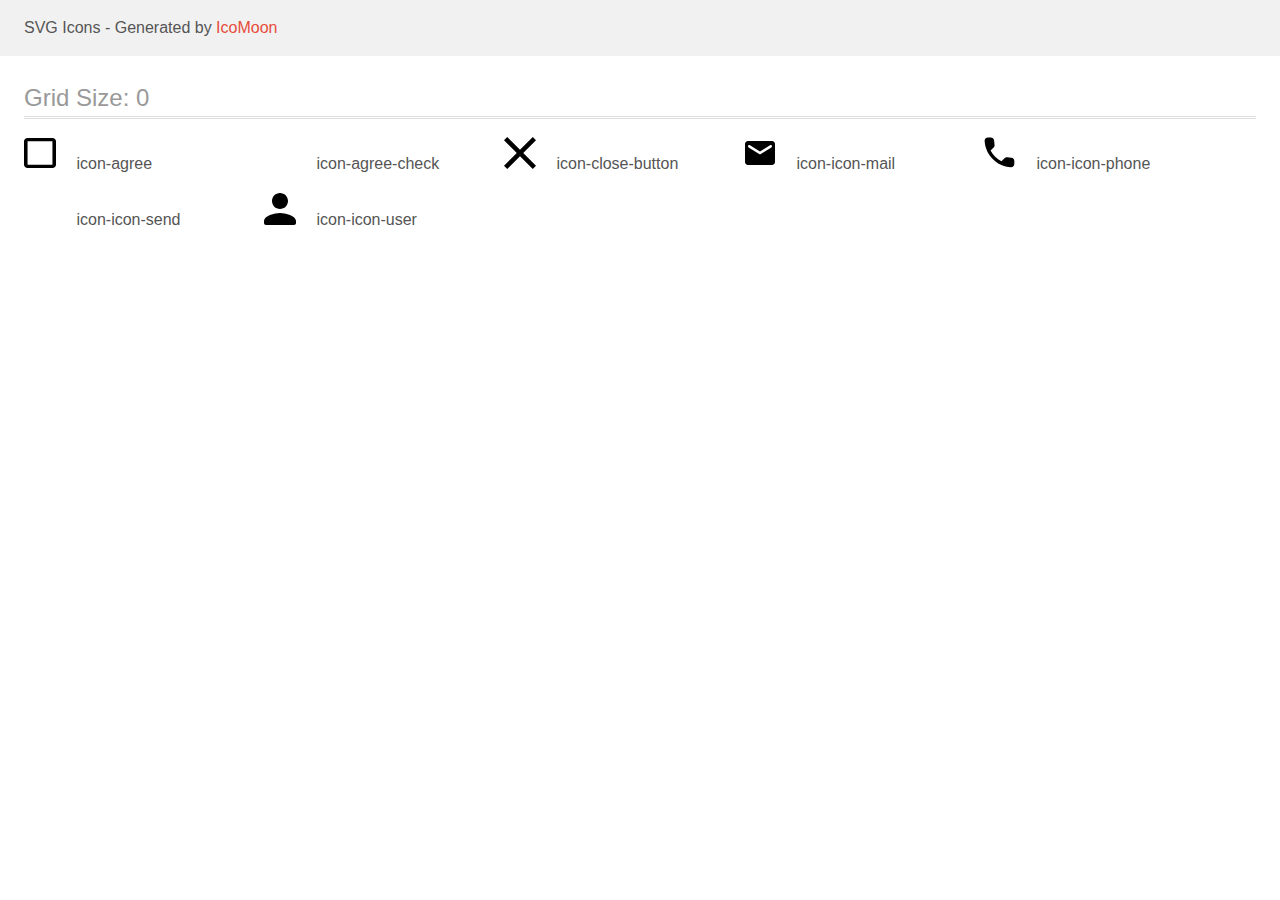
<file: images/icomoon new/demo.html>
<!doctype html>
<html>
<head>
    <title>IcoMoon - SVG Icons</title>
    <meta charset="utf-8">
    <meta name="viewport" content="width=device-width, initial-scale=1">
    <link rel="stylesheet" href="demo-files/demo.css">
    <link rel="stylesheet" href="style.css">
</head>
<body>
<svg aria-hidden="true" style="position: absolute; width: 0; height: 0; overflow: hidden;" version="1.1" xmlns="http://www.w3.org/2000/svg" xmlns:xlink="http://www.w3.org/1999/xlink">
<defs>
<symbol id="icon-agree" viewBox="0 0 32 32">
<path d="M28.444 4.333v23.333h-24.889v-23.333h24.889zM28.444 1h-24.889c-1.956 0-3.556 1.5-3.556 3.333v23.333c0 1.833 1.6 3.333 3.556 3.333h24.889c1.956 0 3.556-1.5 3.556-3.333v-23.333c0-1.833-1.6-3.333-3.556-3.333z"></path>
</symbol>
<symbol id="icon-agree-check" viewBox="0 0 32 32">
<path fill="#fff" style="fill: var(--color1, #fff); stroke: var(--color1, #fff)" stroke="#fff" stroke-linejoin="miter" stroke-linecap="butt" stroke-miterlimit="4" stroke-width="0.4923" d="M4.817 15.389l-0.169-0.162-2.544 2.41 8.962 8.55 18.829-17.962-2.527-2.411-16.302 15.536-6.249-5.962z"></path>
</symbol>
<symbol id="icon-close-button" viewBox="0 0 32 32">
<path d="M32 3.223l-3.223-3.223-12.777 12.777-12.777-12.777-3.223 3.223 12.777 12.777-12.777 12.777 3.223 3.223 12.777-12.777 12.777 12.777 3.223-3.223-12.777-12.777 12.777-12.777z"></path>
</symbol>
<symbol id="icon-icon-mail" viewBox="0 0 32 32">
<path d="M28 4h-24c-1.65 0-2.985 1.35-2.985 3l-0.015 18c0 1.65 1.35 3 3 3h24c1.65 0 3-1.35 3-3v-18c0-1.65-1.35-3-3-3zM27.4 10.375l-10.605 6.63c-0.48 0.3-1.11 0.3-1.59 0l-10.605-6.63c-0.375-0.24-0.6-0.645-0.6-1.080 0-1.005 1.095-1.605 1.95-1.080l10.050 6.285 10.050-6.285c0.855-0.525 1.95 0.075 1.95 1.080 0 0.435-0.225 0.84-0.6 1.080z"></path>
</symbol>
<symbol id="icon-icon-phone" viewBox="0 0 32 32">
<path d="M27.419 20.852l-4.201-0.48c-1.009-0.116-2.002 0.232-2.713 0.943l-3.044 3.044c-4.681-2.382-8.519-6.203-10.901-10.901l3.060-3.060c0.711-0.711 1.059-1.704 0.943-2.713l-0.48-4.168c-0.198-1.671-1.604-2.928-3.292-2.928h-2.862c-1.869 0-3.424 1.555-3.308 3.424 0.877 14.126 12.174 25.407 26.284 26.284 1.869 0.116 3.424-1.439 3.424-3.308v-2.861c0.016-1.671-1.241-3.077-2.911-3.275v0z"></path>
</symbol>
<symbol id="icon-icon-send" viewBox="0 0 32 32">
<path fill="#fff" style="fill: var(--color1, #fff)" d="M32 0l-32 18 10.227 3.788 15.773-14.788-11.998 16.186 0.010 0.004-0.012-0.004v8.814l5.735-6.691 7.265 2.691 5-28z"></path>
</symbol>
<symbol id="icon-icon-user" viewBox="0 0 32 32">
<path d="M16 16c4.42 0 8-3.58 8-8s-3.58-8-8-8c-4.42 0-8 3.58-8 8s3.58 8 8 8zM16 20c-5.34 0-16 2.68-16 8v2c0 1.1 0.9 2 2 2h28c1.1 0 2-0.9 2-2v-2c0-5.32-10.66-8-16-8z"></path>
</symbol>
</defs>
</svg>

<header class="bgc1 clearfix">
<div class="mhl">
    <p>SVG Icons - Generated by <a href="https://icomoon.io/app">IcoMoon</a></p>
</div>
</header>
    <div class="clearfix mhl ptl">
        <h1 class="mvm mtn fgc1">Grid Size: 0</h1>
        <div class="glyph fs1">
            <div class="clearfix pbs">
                <svg class="icon icon-agree"><use xlink:href="#icon-agree"></use></svg><span class="name"> icon-agree</span>
            </div>
        </div>
        <div class="glyph fs1">
            <div class="clearfix pbs">
                <svg class="icon icon-agree-check"><use xlink:href="#icon-agree-check"></use></svg><span class="name"> icon-agree-check</span>
            </div>
        </div>
        <div class="glyph fs1">
            <div class="clearfix pbs">
                <svg class="icon icon-close-button"><use xlink:href="#icon-close-button"></use></svg><span class="name"> icon-close-button</span>
            </div>
        </div>
        <div class="glyph fs1">
            <div class="clearfix pbs">
                <svg class="icon icon-icon-mail"><use xlink:href="#icon-icon-mail"></use></svg><span class="name"> icon-icon-mail</span>
            </div>
        </div>
        <div class="glyph fs1">
            <div class="clearfix pbs">
                <svg class="icon icon-icon-phone"><use xlink:href="#icon-icon-phone"></use></svg><span class="name"> icon-icon-phone</span>
            </div>
        </div>
        <div class="glyph fs1">
            <div class="clearfix pbs">
                <svg class="icon icon-icon-send"><use xlink:href="#icon-icon-send"></use></svg><span class="name"> icon-icon-send</span>
            </div>
        </div>
        <div class="glyph fs1">
            <div class="clearfix pbs">
                <svg class="icon icon-icon-user"><use xlink:href="#icon-icon-user"></use></svg><span class="name"> icon-icon-user</span>
            </div>
        </div>
  </div>
<script defer src="svgxuse.js"></script>
</body>
</html>
</file>
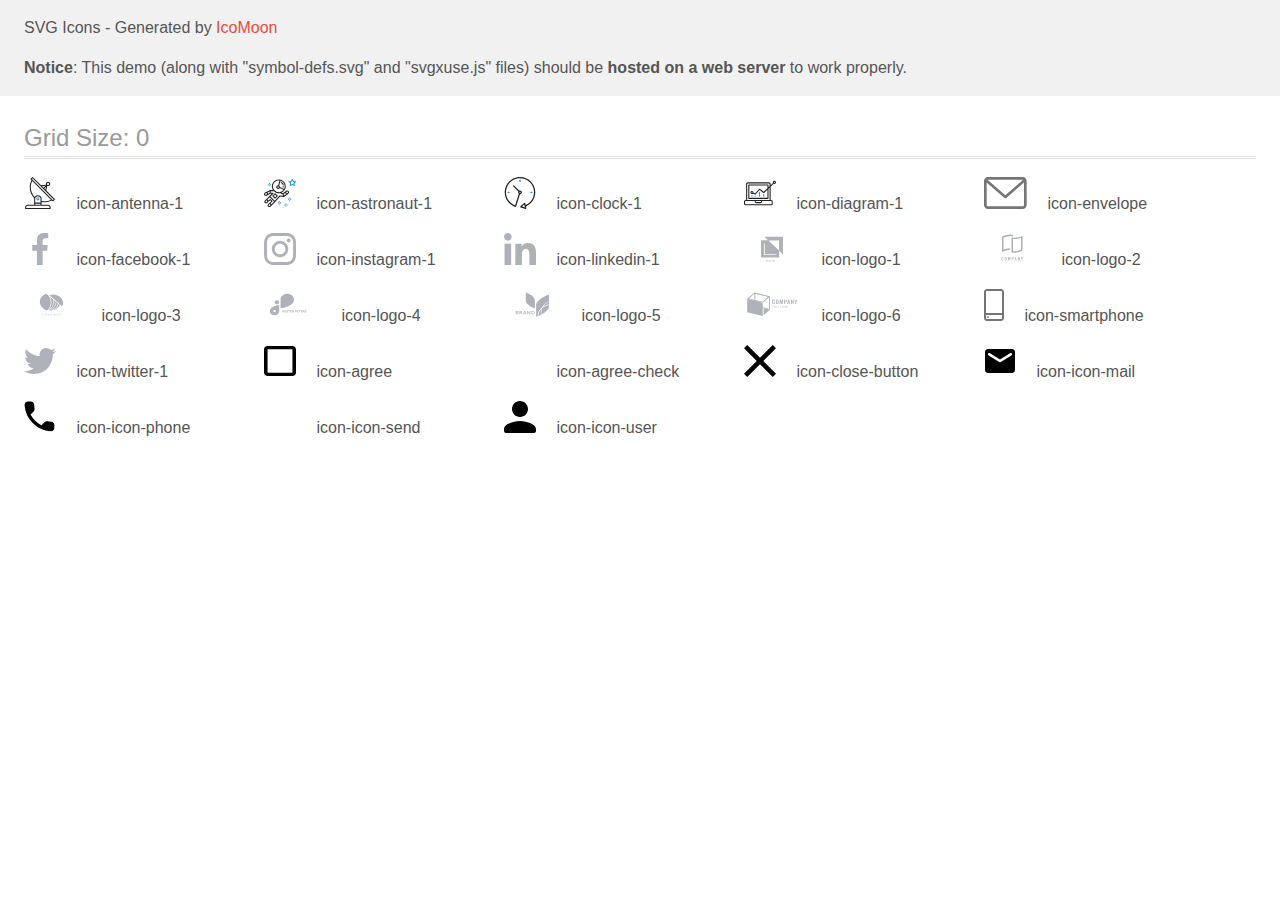
<file: images/icomoon-2/demo-external-svg.html>
<!doctype html>
<html>
<head>
    <title>IcoMoon - SVG Icons</title>
    <meta charset="utf-8">
    <meta name="viewport" content="width=device-width, initial-scale=1">
    <link rel="stylesheet" href="demo-files/demo.css">
    <link rel="stylesheet" href="style.css">
</head>
<body>
<header class="bgc1 clearfix">
<div class="mhl">
    <p>SVG Icons - Generated by <a href="https://icomoon.io/app">IcoMoon</a></p><p><strong>Notice</strong>: This demo (along with "symbol-defs.svg" and "svgxuse.js" files) should be <b>hosted on a web server</b> to work properly.</p>
</div>
</header>
    <div class="clearfix mhl ptl">
        <h1 class="mvm mtn fgc1">Grid Size: 0</h1>
        <div class="glyph fs1">
            <div class="clearfix pbs">
                <svg class="icon icon-antenna-1"><use xlink:href="symbol-defs.svg#icon-antenna-1"></use></svg><span class="name"> icon-antenna-1</span>
            </div>
        </div>
        <div class="glyph fs1">
            <div class="clearfix pbs">
                <svg class="icon icon-astronaut-1"><use xlink:href="symbol-defs.svg#icon-astronaut-1"></use></svg><span class="name"> icon-astronaut-1</span>
            </div>
        </div>
        <div class="glyph fs1">
            <div class="clearfix pbs">
                <svg class="icon icon-clock-1"><use xlink:href="symbol-defs.svg#icon-clock-1"></use></svg><span class="name"> icon-clock-1</span>
            </div>
        </div>
        <div class="glyph fs1">
            <div class="clearfix pbs">
                <svg class="icon icon-diagram-1"><use xlink:href="symbol-defs.svg#icon-diagram-1"></use></svg><span class="name"> icon-diagram-1</span>
            </div>
        </div>
        <div class="glyph fs1">
            <div class="clearfix pbs">
                <svg class="icon icon-envelope"><use xlink:href="symbol-defs.svg#icon-envelope"></use></svg><span class="name"> icon-envelope</span>
            </div>
        </div>
        <div class="glyph fs1">
            <div class="clearfix pbs">
                <svg class="icon icon-facebook-1"><use xlink:href="symbol-defs.svg#icon-facebook-1"></use></svg><span class="name"> icon-facebook-1</span>
            </div>
        </div>
        <div class="glyph fs1">
            <div class="clearfix pbs">
                <svg class="icon icon-instagram-1"><use xlink:href="symbol-defs.svg#icon-instagram-1"></use></svg><span class="name"> icon-instagram-1</span>
            </div>
        </div>
        <div class="glyph fs1">
            <div class="clearfix pbs">
                <svg class="icon icon-linkedin-1"><use xlink:href="symbol-defs.svg#icon-linkedin-1"></use></svg><span class="name"> icon-linkedin-1</span>
            </div>
        </div>
        <div class="glyph fs1">
            <div class="clearfix pbs">
                <svg class="icon icon-logo-1"><use xlink:href="symbol-defs.svg#icon-logo-1"></use></svg><span class="name"> icon-logo-1</span>
            </div>
        </div>
        <div class="glyph fs1">
            <div class="clearfix pbs">
                <svg class="icon icon-logo-2"><use xlink:href="symbol-defs.svg#icon-logo-2"></use></svg><span class="name"> icon-logo-2</span>
            </div>
        </div>
        <div class="glyph fs1">
            <div class="clearfix pbs">
                <svg class="icon icon-logo-3"><use xlink:href="symbol-defs.svg#icon-logo-3"></use></svg><span class="name"> icon-logo-3</span>
            </div>
        </div>
        <div class="glyph fs1">
            <div class="clearfix pbs">
                <svg class="icon icon-logo-4"><use xlink:href="symbol-defs.svg#icon-logo-4"></use></svg><span class="name"> icon-logo-4</span>
            </div>
        </div>
        <div class="glyph fs1">
            <div class="clearfix pbs">
                <svg class="icon icon-logo-5"><use xlink:href="symbol-defs.svg#icon-logo-5"></use></svg><span class="name"> icon-logo-5</span>
            </div>
        </div>
        <div class="glyph fs1">
            <div class="clearfix pbs">
                <svg class="icon icon-logo-6"><use xlink:href="symbol-defs.svg#icon-logo-6"></use></svg><span class="name"> icon-logo-6</span>
            </div>
        </div>
        <div class="glyph fs1">
            <div class="clearfix pbs">
                <svg class="icon icon-smartphone"><use xlink:href="symbol-defs.svg#icon-smartphone"></use></svg><span class="name"> icon-smartphone</span>
            </div>
        </div>
        <div class="glyph fs1">
            <div class="clearfix pbs">
                <svg class="icon icon-twitter-1"><use xlink:href="symbol-defs.svg#icon-twitter-1"></use></svg><span class="name"> icon-twitter-1</span>
            </div>
        </div>
        <div class="glyph fs1">
            <div class="clearfix pbs">
                <svg class="icon icon-agree"><use xlink:href="symbol-defs.svg#icon-agree"></use></svg><span class="name"> icon-agree</span>
            </div>
        </div>
        <div class="glyph fs1">
            <div class="clearfix pbs">
                <svg class="icon icon-agree-check"><use xlink:href="symbol-defs.svg#icon-agree-check"></use></svg><span class="name"> icon-agree-check</span>
            </div>
        </div>
        <div class="glyph fs1">
            <div class="clearfix pbs">
                <svg class="icon icon-close-button"><use xlink:href="symbol-defs.svg#icon-close-button"></use></svg><span class="name"> icon-close-button</span>
            </div>
        </div>
        <div class="glyph fs1">
            <div class="clearfix pbs">
                <svg class="icon icon-icon-mail"><use xlink:href="symbol-defs.svg#icon-icon-mail"></use></svg><span class="name"> icon-icon-mail</span>
            </div>
        </div>
        <div class="glyph fs1">
            <div class="clearfix pbs">
                <svg class="icon icon-icon-phone"><use xlink:href="symbol-defs.svg#icon-icon-phone"></use></svg><span class="name"> icon-icon-phone</span>
            </div>
        </div>
        <div class="glyph fs1">
            <div class="clearfix pbs">
                <svg class="icon icon-icon-send"><use xlink:href="symbol-defs.svg#icon-icon-send"></use></svg><span class="name"> icon-icon-send</span>
            </div>
        </div>
        <div class="glyph fs1">
            <div class="clearfix pbs">
                <svg class="icon icon-icon-user"><use xlink:href="symbol-defs.svg#icon-icon-user"></use></svg><span class="name"> icon-icon-user</span>
            </div>
        </div>
  </div>
<script defer src="svgxuse.js"></script>
</body>
</html>
</file>
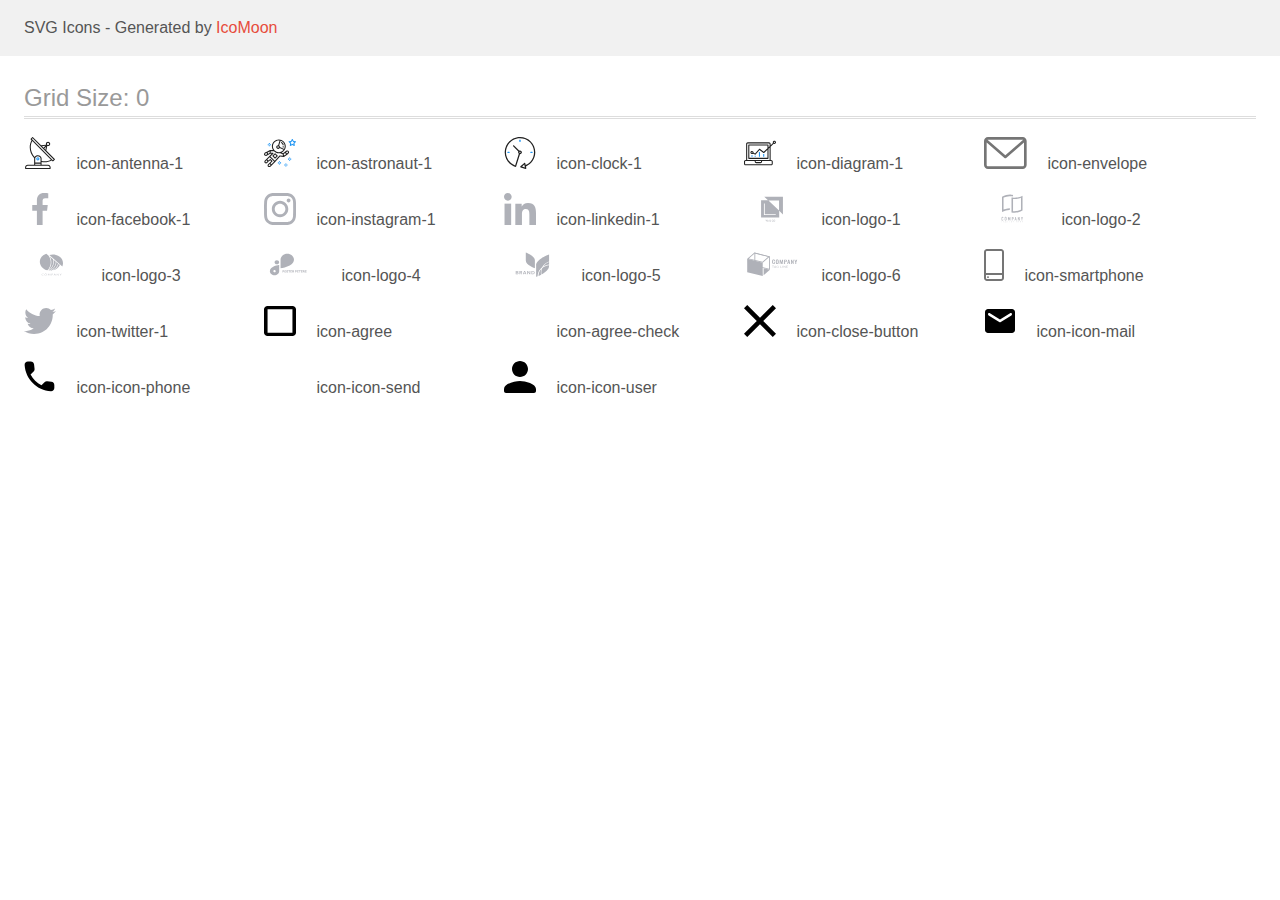
<file: images/icomoon-2/demo.html>
<!doctype html>
<html>
<head>
    <title>IcoMoon - SVG Icons</title>
    <meta charset="utf-8">
    <meta name="viewport" content="width=device-width, initial-scale=1">
    <link rel="stylesheet" href="demo-files/demo.css">
    <link rel="stylesheet" href="style.css">
</head>
<body>
<svg aria-hidden="true" style="position: absolute; width: 0; height: 0; overflow: hidden;" version="1.1" xmlns="http://www.w3.org/2000/svg" xmlns:xlink="http://www.w3.org/1999/xlink">
<defs>
<symbol id="icon-antenna-1" viewBox="0 0 32 32">
<path fill="#212121" style="fill: var(--color1, #212121)" d="M30.773 22.098l-8.443-8.505 0.937-4.615c0.242 0.094 0.499 0.144 0.758 0.146h0.006c1.192 0.014 2.17-0.941 2.184-2.133s-0.941-2.17-2.133-2.184c-1.192-0.014-2.17 0.941-2.184 2.133-0.003 0.255 0.039 0.509 0.125 0.749l-4.96 0.605-8.091-8.133c-0.099-0.101-0.235-0.159-0.377-0.16-0.14 0.001-0.274 0.056-0.373 0.155l-1.513 1.504c-0.208 0.208-0.208 0.546 0 0.754l0.814 0.826c-3.153 5.798-2.129 12.978 2.519 17.663 0.043 0.041 0.092 0.074 0.146 0.098-0.034 0.18-0.051 0.364-0.052 0.547v6.187h-6.4c-1.472 0.002-2.665 1.195-2.667 2.667v1.067c0 0.295 0.239 0.533 0.533 0.533h24.533c0.295 0 0.533-0.239 0.533-0.533v-1.067c-0.002-1.472-1.195-2.665-2.667-2.667h-6.4v-2.742c1.003 0.21 2.024 0.317 3.049 0.32 2.458-0.003 4.877-0.615 7.040-1.783l0.818 0.823c0.099 0.101 0.235 0.159 0.377 0.16 0.14-0.001 0.274-0.056 0.373-0.155l1.513-1.504c0.208-0.208 0.208-0.546 0-0.754zM23.28 6.233c0.418-0.415 1.093-0.414 1.508 0.004s0.414 1.093-0.004 1.508c-0.2 0.199-0.47 0.31-0.752 0.31h-0.003c-0.589-0.003-1.064-0.483-1.061-1.072 0.002-0.282 0.115-0.552 0.314-0.751h-0.002zM22.024 9.738l-0.598 2.946-1.175-1.182 1.774-1.763zM21.419 8.836l-1.92 1.909-1.485-1.493 3.405-0.415zM24.004 28.8c0.884 0 1.6 0.716 1.6 1.6v0.533h-23.467v-0.533c0-0.884 0.716-1.6 1.6-1.6h20.267zM16.537 26.667v1.067h-5.333v-1.067h5.333zM11.204 25.6v-4.053c0-1.294 1.196-2.347 2.667-2.347s2.667 1.053 2.667 2.347v4.053h-5.333zM17.604 23.904v-2.357c0-1.882-1.675-3.413-3.733-3.413-1.331-0.020-2.576 0.657-3.281 1.786-4.058-4.274-4.971-10.645-2.279-15.887l18.602 18.708c-2.872 1.461-6.165 1.873-9.309 1.163zM28.893 23.22l-21.057-21.181 0.755-0.752 7.935 7.98c0.004 0 0.006 0.007 0.010 0.010l13.115 13.191-0.757 0.752z"></path>
<path fill="#2196f3" style="fill: var(--color2, #2196f3)" d="M13.876 20.267h-0.005c-0.884-0.001-1.601 0.714-1.602 1.598s0.714 1.601 1.598 1.602h0.005c0.884 0.001 1.601-0.714 1.602-1.598s-0.714-1.601-1.598-1.602zM14.249 22.245c-0.1 0.1-0.236 0.156-0.378 0.155-0.295-0.002-0.532-0.242-0.531-0.536 0.001-0.141 0.057-0.276 0.157-0.375s0.233-0.154 0.373-0.155c0.295 0.002 0.532 0.241 0.53 0.536-0.001 0.141-0.057 0.276-0.157 0.375h0.005z"></path>
</symbol>
<symbol id="icon-astronaut-1" viewBox="0 0 32 32">
<path fill="#2196f3" style="fill: var(--color2, #2196f3)" d="M31.974 4.524c-0.063-0.193-0.229-0.333-0.43-0.363l-1.91-0.278-0.855-1.731c-0.179-0.365-0.777-0.365-0.956 0l-0.855 1.731-1.91 0.278c-0.201 0.029-0.367 0.17-0.431 0.363-0.062 0.193-0.011 0.405 0.135 0.547l1.383 1.348-0.326 1.903c-0.034 0.2 0.048 0.402 0.212 0.522 0.166 0.121 0.382 0.135 0.562 0.040l1.709-0.899 1.709 0.899c0.078 0.041 0.164 0.061 0.249 0.061 0.11 0 0.221-0.034 0.314-0.102 0.164-0.119 0.246-0.322 0.212-0.522l-0.326-1.903 1.383-1.348c0.145-0.142 0.197-0.354 0.135-0.547zM29.511 5.851c-0.125 0.122-0.183 0.299-0.153 0.472l0.191 1.114-1-0.526c-0.078-0.041-0.163-0.061-0.249-0.061s-0.17 0.020-0.249 0.061l-1.001 0.526 0.191-1.114c0.030-0.173-0.028-0.349-0.153-0.472l-0.81-0.789 1.119-0.163c0.174-0.025 0.324-0.134 0.402-0.292l0.5-1.013 0.5 1.013c0.078 0.157 0.228 0.267 0.402 0.292l1.119 0.163-0.809 0.789z"></path>
<path fill="#2196f3" style="fill: var(--color2, #2196f3)" d="M26.134 20.522h-1.067v1.067h1.067v-1.067z"></path>
<path fill="#2196f3" style="fill: var(--color2, #2196f3)" d="M26.134 22.656h-1.067v1.067h1.067v-1.067z"></path>
<path fill="#2196f3" style="fill: var(--color2, #2196f3)" d="M27.2 21.589h-1.067v1.067h1.067v-1.067z"></path>
<path fill="#2196f3" style="fill: var(--color2, #2196f3)" d="M25.067 21.589h-1.067v1.067h1.067v-1.067z"></path>
<path fill="#2196f3" style="fill: var(--color2, #2196f3)" d="M22.4 26.389h-1.067v1.067h1.067v-1.067z"></path>
<path fill="#2196f3" style="fill: var(--color2, #2196f3)" d="M22.4 28.522h-1.067v1.067h1.067v-1.067z"></path>
<path fill="#2196f3" style="fill: var(--color2, #2196f3)" d="M23.467 27.456h-1.067v1.067h1.067v-1.067z"></path>
<path fill="#2196f3" style="fill: var(--color2, #2196f3)" d="M21.333 27.456h-1.067v1.067h1.067v-1.067z"></path>
<path fill="#2196f3" style="fill: var(--color2, #2196f3)" d="M16 24.256h-1.067v1.067h1.067v-1.067z"></path>
<path fill="#2196f3" style="fill: var(--color2, #2196f3)" d="M16 26.389h-1.067v1.067h1.067v-1.067z"></path>
<path fill="#2196f3" style="fill: var(--color2, #2196f3)" d="M17.067 25.322h-1.067v1.067h1.067v-1.067z"></path>
<path fill="#2196f3" style="fill: var(--color2, #2196f3)" d="M14.933 25.322h-1.067v1.067h1.067v-1.067z"></path>
<path fill="#2196f3" style="fill: var(--color2, #2196f3)" d="M5.867 6.122h-1.067v1.067h1.067v-1.067z"></path>
<path fill="#2196f3" style="fill: var(--color2, #2196f3)" d="M5.867 8.255h-1.067v1.067h1.067v-1.067z"></path>
<path fill="#2196f3" style="fill: var(--color2, #2196f3)" d="M6.933 7.189h-1.067v1.067h1.067v-1.067z"></path>
<path fill="#2196f3" style="fill: var(--color2, #2196f3)" d="M4.8 7.189h-1.067v1.067h1.067v-1.067z"></path>
<path fill="#212121" style="fill: var(--color1, #212121)" d="M24.715 14.159c-0.287-0.388-0.709-0.637-1.188-0.705-0.481-0.068-0.956 0.058-1.34 0.352l-1.252 0.96-1.898 1.417-1.358-0.541c2.421-1.086 4.114-3.508 4.114-6.32 0-3.823-3.123-6.933-6.961-6.933s-6.961 3.11-6.961 6.933c0 1.386 0.414 2.674 1.12 3.758l-2.764-0.024c-0.002 0-0.003 0-0.005 0-0.009 0-0.015 0.004-0.023 0.005-0.053 0.002-0.105 0.013-0.155 0.031-0.013 0.005-0.026 0.008-0.038 0.013-0.006 0.003-0.013 0.003-0.019 0.006l-3.233 1.596c-0.001 0-0.001 0-0.001 0.001l-1.893 0.911c-0.021 0.009-0.042 0.021-0.063 0.035-0.755 0.502-1.012 1.489-0.598 2.295 0.22 0.429 0.595 0.745 1.056 0.889 0.178 0.055 0.359 0.083 0.539 0.083 0.29 0 0.577-0.071 0.839-0.211l1.388-0.738 2.264-1.169 1.357-0.008-5.442 5.416c-0.001 0.001-0.001 0.001-0.002 0.001l-1.339 1.333c-0.316 0.315-0.49 0.732-0.49 1.178s0.174 0.863 0.49 1.179c0.325 0.323 0.752 0.485 1.179 0.485s0.854-0.162 1.18-0.485l1.314-1.309 1.741-1.3 0.901 0.897-1.762 1.754c0 0.001-0.001 0.001-0.002 0.001l-1.339 1.333c-0.316 0.315-0.49 0.732-0.49 1.178s0.174 0.863 0.49 1.179c0.325 0.323 0.753 0.485 1.18 0.485s0.855-0.162 1.18-0.485l3.482-3.467c0.001-0.001 0.001-0.001 0.001-0.002l1.010-1-0.004-0.004c0.006-0.006 0.015-0.009 0.022-0.015l5.166-5.658 3.471 0.494c0.025 0.004 0.050 0.005 0.075 0.005 0.065 0 0.127-0.015 0.187-0.038 0.018-0.006 0.033-0.015 0.050-0.023 0.019-0.010 0.039-0.015 0.058-0.027l3.213-2.133c0.012-0.008 0.018-0.021 0.029-0.029 0.013-0.010 0.029-0.014 0.041-0.026l1.271-1.191c0.662-0.62 0.753-1.635 0.212-2.362zM2.13 17.77c-0.173 0.093-0.37 0.111-0.558 0.052-0.187-0.058-0.338-0.186-0.427-0.358-0.161-0.314-0.068-0.695 0.214-0.902l1.314-0.632 0.449 1.312-0.992 0.528zM5.628 15.942l-1.548 0.8-0.439-1.283 2.027-1.001-0.040 1.484zM20.727 9.322c0 0.918-0.219 1.785-0.599 2.559l-4.181-1.899c-0.044-0.573-0.341-1.075-0.788-1.388l1.464-4.86c2.378 0.756 4.105 2.974 4.105 5.588zM8.938 9.322c0-3.235 2.644-5.867 5.894-5.867 0.253 0 0.5 0.021 0.745 0.052l-1.432 4.754c-0.019-0.001-0.037-0.006-0.057-0.006-1.033 0-1.873 0.837-1.873 1.867s0.84 1.867 1.873 1.867c0.694 0 1.294-0.383 1.618-0.945l3.862 1.755c-1.075 1.446-2.795 2.39-4.737 2.39-3.25 0-5.894-2.632-5.894-5.867zM14.894 10.122c0 0.441-0.362 0.8-0.806 0.8s-0.806-0.359-0.806-0.8c0-0.441 0.362-0.8 0.806-0.8s0.806 0.359 0.806 0.8zM2.465 25.146c-0.236 0.234-0.619 0.234-0.854 0.001-0.114-0.114-0.176-0.263-0.176-0.423s0.062-0.309 0.176-0.421l0.962-0.958 0.851 0.848-0.959 0.955zM5.679 28.88c-0.236 0.234-0.619 0.235-0.855 0.001-0.114-0.114-0.176-0.263-0.176-0.423s0.062-0.309 0.176-0.421l0.963-0.959 0.852 0.848-0.96 0.955zM9.16 25.411c-0.001 0-0.001 0-0.002 0.001l-1.765 1.76-0.852-0.848 1.763-1.755c0 0 0 0 0 0s0.001-0.001 0.002-0.001c0.040-0.040 0.065-0.088 0.090-0.135 0.007-0.014 0.020-0.026 0.026-0.040 0.017-0.041 0.019-0.085 0.026-0.129 0.003-0.025 0.014-0.047 0.014-0.073 0-0.036-0.013-0.070-0.020-0.106-0.006-0.032-0.006-0.065-0.019-0.095-0.020-0.050-0.055-0.094-0.091-0.138-0.010-0.012-0.014-0.027-0.025-0.038 0 0 0 0-0.001 0s-0.001-0.002-0.001-0.002l-1.607-1.6c-0.017-0.017-0.039-0.024-0.058-0.038-0.028-0.022-0.055-0.042-0.087-0.058-0.030-0.015-0.061-0.024-0.093-0.033-0.034-0.010-0.067-0.017-0.103-0.020-0.033-0.002-0.063 0.001-0.095 0.005-0.036 0.004-0.069 0.009-0.104 0.020-0.034 0.011-0.063 0.027-0.094 0.045-0.020 0.011-0.042 0.015-0.061 0.029l-1.773 1.324-0.901-0.897 2.399-2.386 4.361 4.289-0.928 0.919zM15.979 18.394c-0.015-0.002-0.030 0.004-0.045 0.003-0.039-0.002-0.076 0.001-0.115 0.007-0.030 0.005-0.059 0.011-0.088 0.021-0.034 0.012-0.065 0.028-0.097 0.047-0.030 0.018-0.057 0.037-0.083 0.061-0.013 0.011-0.028 0.017-0.040 0.029l-4.698 5.146-4.328-4.257 2.833-2.818c0.209-0.208 0.21-0.546 0.002-0.755-0.105-0.105-0.243-0.157-0.381-0.156v-0.001l-2.219 0.013 0.028-1.607 3.104 0.027c1.265 1.294 3.029 2.101 4.981 2.101 0.437 0 0.864-0.045 1.279-0.123 0.040 0.032 0.079 0.065 0.13 0.085l2.41 0.96 0.331 1.644-3.003-0.427zM20.020 18.572l-0.313-1.558 1.446-1.080 0.947 1.257-2.080 1.381zM23.774 15.741l-0.838 0.785-0.931-1.236 0.831-0.637c0.155-0.119 0.351-0.168 0.543-0.143 0.193 0.027 0.364 0.128 0.48 0.284 0.217 0.292 0.18 0.699-0.085 0.947z"></path>
<path fill="#212121" style="fill: var(--color1, #212121)" d="M13.602 18.544l-2.143-2.133c-0.207-0.207-0.545-0.207-0.753 0l-2.142 2.133c-0.1 0.101-0.157 0.236-0.157 0.378s0.056 0.278 0.157 0.378l2.142 2.133c0.104 0.103 0.241 0.155 0.377 0.155s0.273-0.052 0.376-0.155l2.143-2.133c0.1-0.1 0.157-0.236 0.157-0.378s-0.057-0.278-0.157-0.378zM11.083 20.303l-1.387-1.381 1.387-1.381 1.387 1.381-1.387 1.381z"></path>
<path fill="#212121" style="fill: var(--color1, #212121)" d="M17.164 5.071l-0.258 1.036c0.071 0.018 1.738 0.452 1.738 2.149h1.067c0-2.017-1.666-2.965-2.547-3.185z"></path>
<path fill="#212121" style="fill: var(--color1, #212121)" d="M19.711 9.322h-1.067v1.067h1.067v-1.067z"></path>
</symbol>
<symbol id="icon-clock-1" viewBox="0 0 32 32">
<path fill="#212121" style="fill: var(--color1, #212121)" d="M31.297 15.301c-0.002-8.452-6.855-15.303-15.308-15.301s-15.303 6.855-15.301 15.308c0.001 6.658 4.307 12.551 10.649 14.576 0.061 0.019 0.124 0.029 0.187 0.029 0.121 0 0.239-0.032 0.342-0.094 0.135-0.080 0.236-0.207 0.283-0.356l3.865-12.25c1.057-0.005 1.909-0.866 1.903-1.923s-0.866-1.909-1.923-1.903c-0.284 0.001-0.565 0.067-0.82 0.191l-5.106-5.107c-0.253-0.245-0.657-0.238-0.902 0.016-0.239 0.247-0.239 0.639 0 0.886l5.103 5.109c-0.392 0.799-0.168 1.764 0.536 2.309l-3.683 11.673c-7.278-2.681-11.004-10.754-8.323-18.032s10.754-11.004 18.032-8.323 11.004 10.754 8.323 18.032c-1.31 3.556-4.001 6.431-7.462 7.973l-0.398-1.874c-0.073-0.344-0.411-0.565-0.756-0.492-0.109 0.023-0.209 0.074-0.292 0.148l-3.837 3.426c-0.263 0.234-0.287 0.637-0.052 0.9 0.076 0.085 0.174 0.149 0.283 0.184l4.899 1.563c0.335 0.108 0.694-0.077 0.802-0.412 0.034-0.106 0.040-0.219 0.017-0.328l-0.391-1.839c5.664-2.388 9.342-7.942 9.329-14.089zM15.992 14.664c0.352 0 0.638 0.286 0.638 0.638s-0.286 0.638-0.638 0.638c-0.352 0-0.638-0.285-0.638-0.638s0.285-0.638 0.638-0.638zM18.093 29.528l2.184-1.948 0.603 2.84-2.787-0.892z"></path>
<path fill="#2196f3" style="fill: var(--color2, #2196f3)" d="M15.354 3.185v1.275c0 0.352 0.285 0.638 0.638 0.638s0.638-0.285 0.638-0.638v-1.275c0-0.352-0.286-0.638-0.638-0.638s-0.638 0.286-0.638 0.638z"></path>
<path fill="#2196f3" style="fill: var(--color2, #2196f3)" d="M3.876 14.664c-0.352 0-0.638 0.286-0.638 0.638s0.285 0.638 0.638 0.638h1.275c0.352 0 0.638-0.285 0.638-0.638s-0.285-0.638-0.638-0.638h-1.275z"></path>
<path fill="#2196f3" style="fill: var(--color2, #2196f3)" d="M28.108 15.939c0.352 0 0.638-0.285 0.638-0.638s-0.285-0.638-0.638-0.638h-1.275c-0.352 0-0.638 0.286-0.638 0.638s0.286 0.638 0.638 0.638h1.275z"></path>
</symbol>
<symbol id="icon-diagram-1" viewBox="0 0 32 32">
<path fill="#2196f3" style="fill: var(--color2, #2196f3)" d="M14.926 14.965h1.066v4.798h-1.066v-4.797z"></path>
<path fill="#2196f3" style="fill: var(--color2, #2196f3)" d="M19.19 17.097h1.066v2.665h-1.066v-2.665z"></path>
<path fill="#2196f3" style="fill: var(--color2, #2196f3)" d="M10.661 18.696h1.066v1.066h-1.066v-1.066z"></path>
<path fill="#2196f3" style="fill: var(--color2, #2196f3)" d="M7.463 18.163h1.066v1.599h-1.066v-1.599z"></path>
<path fill="#212121" style="fill: var(--color1, #212121)" d="M1.599 28.291h25.587c0.883 0 1.599-0.716 1.599-1.599v-2.132c0-0.883-0.716-1.599-1.599-1.599h-0.533v-13.293l3.028-2.868c0.703 0.346 1.553 0.136 2.013-0.499s0.396-1.508-0.152-2.068-1.42-0.644-2.065-0.198c-0.644 0.446-0.873 1.292-0.542 2.002l-2.281 2.163v-1.23c0-0.883-0.716-1.599-1.599-1.599h-21.322c-0.883 0-1.599 0.716-1.599 1.599v15.992h-0.533c-0.883 0-1.599 0.716-1.599 1.599v2.132c0 0.883 0.716 1.599 1.599 1.599zM30.384 4.837c0.294 0 0.533 0.239 0.533 0.533s-0.239 0.533-0.533 0.533c-0.294 0-0.533-0.239-0.533-0.533s0.239-0.533 0.533-0.533zM3.198 6.969c0-0.294 0.239-0.533 0.533-0.533h21.322c0.294 0 0.533 0.239 0.533 0.533v2.239l-1.066 1.013v-2.186c0-0.294-0.239-0.533-0.533-0.533h-19.19c-0.294 0-0.533 0.239-0.533 0.533v13.326c0 0.294 0.239 0.533 0.533 0.533h19.19c0.294 0 0.533-0.239 0.533-0.533v-9.674l1.066-1.010v12.284h-22.388v-15.992zM7.996 13.899c-0.721-0.002-1.354 0.478-1.546 1.174s0.105 1.433 0.725 1.801c0.62 0.368 1.41 0.276 1.928-0.226l1.853 0.93c0.215 0.108 0.476 0.057 0.636-0.123l3.939-4.431 3.872 2.901c0.208 0.156 0.498 0.139 0.686-0.039l3.365-3.188v8.131h-18.124v-12.26h18.124v2.66l-3.771 3.572-3.904-2.927c-0.222-0.166-0.534-0.135-0.718 0.072l-3.993 4.493-1.493-0.746c0.011-0.064 0.018-0.129 0.020-0.193 0-0.883-0.716-1.599-1.599-1.599zM8.529 15.498c0 0.294-0.239 0.533-0.533 0.533s-0.533-0.239-0.533-0.533c0-0.294 0.239-0.533 0.533-0.533s0.533 0.239 0.533 0.533zM11.727 24.027h5.331v0.533c0 0.294-0.239 0.533-0.533 0.533h-4.264c-0.294 0-0.533-0.239-0.533-0.533v-0.533zM1.066 24.56c0-0.294 0.239-0.533 0.533-0.533h9.062v0.533c0 0.883 0.716 1.599 1.599 1.599h4.264c0.883 0 1.599-0.716 1.599-1.599v-0.533h9.062c0.294 0 0.533 0.239 0.533 0.533v2.132c0 0.294-0.239 0.533-0.533 0.533h-25.587c-0.294 0-0.533-0.239-0.533-0.533v-2.132z"></path>
</symbol>
<symbol id="icon-envelope" viewBox="0 0 43 32">
<path fill="#757575" style="fill: var(--color3, #757575)" d="M38.667 0h-34.667c-2.206 0-4 1.794-4 4v24c0 2.206 1.794 4 4 4h34.667c2.206 0 4-1.794 4-4v-24c0-2.206-1.794-4-4-4zM38.667 2.667c0.181 0 0.353 0.038 0.511 0.103l-17.844 15.466-17.844-15.466c0.158-0.066 0.33-0.103 0.511-0.103h34.667zM38.667 29.333h-34.667c-0.736 0-1.333-0.598-1.333-1.333v-22.413l17.793 15.421c0.251 0.217 0.563 0.326 0.874 0.326s0.622-0.108 0.874-0.326l17.793-15.421v22.413c0 0.736-0.598 1.333-1.333 1.333z"></path>
</symbol>
<symbol id="icon-facebook-1" viewBox="0 0 32 32">
<path fill="#afb1b8" style="fill: var(--color4, #afb1b8)" d="M21.329 5.313h2.921v-5.088c-0.504-0.069-2.237-0.225-4.256-0.225-4.212 0-7.097 2.649-7.097 7.519v4.481h-4.648v5.688h4.648v14.312h5.699v-14.311h4.46l0.708-5.688h-5.169v-3.919c0.001-1.644 0.444-2.769 2.735-2.769z"></path>
</symbol>
<symbol id="icon-instagram-1" viewBox="0 0 32 32">
<path fill="#afb1b8" style="fill: var(--color4, #afb1b8)" d="M31.969 9.408c-0.075-1.7-0.35-2.869-0.744-3.882-0.406-1.075-1.032-2.038-1.851-2.838-0.8-0.813-1.769-1.444-2.832-1.844-1.019-0.394-2.182-0.669-3.882-0.744-1.713-0.081-2.257-0.1-6.601-0.1s-4.888 0.019-6.595 0.094c-1.7 0.075-2.869 0.35-3.882 0.744-1.075 0.406-2.038 1.031-2.838 1.85-0.813 0.8-1.444 1.769-1.844 2.832-0.394 1.019-0.669 2.182-0.744 3.882-0.081 1.713-0.1 2.257-0.1 6.601s0.019 4.888 0.094 6.595c0.075 1.7 0.35 2.869 0.744 3.882 0.406 1.075 1.038 2.038 1.85 2.838 0.8 0.813 1.769 1.444 2.832 1.844 1.019 0.394 2.182 0.669 3.882 0.744 1.706 0.075 2.25 0.094 6.595 0.094s4.888-0.019 6.595-0.094c1.7-0.075 2.869-0.35 3.882-0.744 2.151-0.832 3.851-2.532 4.682-4.682 0.394-1.019 0.669-2.182 0.744-3.882 0.075-1.707 0.094-2.251 0.094-6.595s-0.006-4.888-0.081-6.595zM29.087 22.473c-0.069 1.563-0.331 2.407-0.55 2.969-0.538 1.394-1.644 2.5-3.038 3.038-0.563 0.219-1.413 0.481-2.969 0.55-1.688 0.075-2.194 0.094-6.464 0.094s-4.782-0.019-6.464-0.094c-1.563-0.069-2.407-0.331-2.969-0.55-0.694-0.256-1.325-0.663-1.838-1.194-0.531-0.519-0.938-1.144-1.194-1.838-0.219-0.563-0.481-1.413-0.55-2.969-0.075-1.688-0.094-2.194-0.094-6.464s0.019-4.782 0.094-6.464c0.069-1.563 0.331-2.407 0.55-2.969 0.256-0.694 0.663-1.325 1.2-1.838 0.519-0.531 1.144-0.938 1.838-1.194 0.563-0.219 1.413-0.481 2.969-0.55 1.688-0.075 2.194-0.094 6.464-0.094 4.276 0 4.782 0.019 6.464 0.094 1.563 0.069 2.407 0.331 2.969 0.55 0.694 0.256 1.325 0.662 1.838 1.194 0.531 0.519 0.938 1.144 1.194 1.838 0.219 0.563 0.481 1.413 0.55 2.969 0.075 1.688 0.094 2.194 0.094 6.464s-0.019 4.77-0.094 6.458z"></path>
<path fill="#afb1b8" style="fill: var(--color4, #afb1b8)" d="M16.059 7.783c-4.538 0-8.22 3.682-8.22 8.22s3.682 8.22 8.22 8.22c4.539 0 8.22-3.682 8.22-8.22s-3.682-8.22-8.22-8.22zM16.059 21.335c-2.944 0-5.332-2.388-5.332-5.332s2.388-5.332 5.332-5.332c2.944 0 5.332 2.388 5.332 5.332s-2.388 5.332-5.332 5.332z"></path>
<path fill="#afb1b8" style="fill: var(--color4, #afb1b8)" d="M26.524 7.458c0 1.060-0.859 1.919-1.919 1.919s-1.919-0.859-1.919-1.919c0-1.060 0.859-1.919 1.919-1.919s1.919 0.859 1.919 1.919z"></path>
</symbol>
<symbol id="icon-linkedin-1" viewBox="0 0 32 32">
<path fill="#afb1b8" style="fill: var(--color4, #afb1b8)" d="M31.992 32v-0.001h0.008v-11.736c0-5.741-1.236-10.164-7.948-10.164-3.227 0-5.392 1.771-6.276 3.449h-0.093v-2.913h-6.364v21.364h6.627v-10.579c0-2.785 0.528-5.479 3.977-5.479 3.399 0 3.449 3.179 3.449 5.657v10.401h6.62z"></path>
<path fill="#afb1b8" style="fill: var(--color4, #afb1b8)" d="M0.528 10.636h6.635v21.364h-6.635v-21.364z"></path>
<path fill="#afb1b8" style="fill: var(--color4, #afb1b8)" d="M3.843 0c-2.121 0-3.843 1.721-3.843 3.843s1.721 3.879 3.843 3.879c2.121 0 3.843-1.757 3.843-3.879-0.001-2.121-1.723-3.843-3.843-3.843v0z"></path>
</symbol>
<symbol id="icon-logo-1" viewBox="0 0 57 32">
<path fill="#afb1b8" style="fill: var(--color4, #afb1b8)" d="M20.267 3.733l3.738 3.538-6.938-0.004v17.166h18.133v-6.564l3.733 3.534v-17.671h-18.667zM35.036 17.455l-10.597-10.032h10.597v10.032zM31.746 21.923h-11.81v-11.545h0.835v10.764h10.975v0.782zM22.725 26.72l-0.436 0.898-0.436-0.898h-0.366l0.637 1.198v0.698h0.331v-0.698l0.635-1.198h-0.365zM23.273 28.615l0.154-0.441h0.734l0.155 0.441h0.344l-0.717-1.896h-0.296l-0.716 1.896h0.342zM23.794 27.122l0.275 0.786h-0.549l0.275-0.786zM25.531 27.863c-0.048 0.073-0.072 0.153-0.072 0.241 0 0.16 0.056 0.29 0.168 0.389s0.263 0.148 0.451 0.148 0.349-0.051 0.484-0.152l0.107 0.126h0.367l-0.279-0.329c0.109-0.149 0.164-0.341 0.164-0.574h-0.275c0 0.128-0.026 0.243-0.079 0.348l-0.366-0.432 0.129-0.094c0.091-0.066 0.157-0.132 0.197-0.198s0.060-0.14 0.060-0.219c0-0.12-0.044-0.22-0.133-0.301s-0.201-0.122-0.339-0.122c-0.153 0-0.274 0.043-0.365 0.13s-0.135 0.203-0.135 0.352c0 0.061 0.014 0.124 0.043 0.189s0.081 0.144 0.155 0.237c-0.141 0.101-0.235 0.188-0.283 0.262zM26.386 28.282c-0.093 0.071-0.193 0.107-0.299 0.107-0.095 0-0.17-0.027-0.227-0.082s-0.085-0.126-0.085-0.214c0-0.102 0.052-0.192 0.156-0.271l0.040-0.029 0.414 0.488zM26.046 27.442c-0.089-0.11-0.134-0.202-0.134-0.275 0-0.063 0.018-0.116 0.055-0.158s0.085-0.063 0.147-0.063c0.057 0 0.105 0.018 0.142 0.053s0.056 0.077 0.056 0.126c0 0.075-0.027 0.136-0.081 0.184l-0.040 0.033-0.145 0.099zM29.132 28.472c0.13-0.114 0.205-0.272 0.224-0.474h-0.328c-0.017 0.135-0.059 0.232-0.124 0.29s-0.162 0.087-0.292 0.087c-0.142 0-0.249-0.054-0.323-0.161s-0.109-0.264-0.109-0.469v-0.168c0.002-0.202 0.041-0.355 0.117-0.46s0.188-0.158 0.331-0.158c0.123 0 0.217 0.030 0.28 0.091s0.104 0.158 0.12 0.294h0.328c-0.021-0.207-0.095-0.368-0.223-0.482s-0.296-0.171-0.505-0.171c-0.155 0-0.293 0.037-0.411 0.111s-0.209 0.179-0.272 0.315c-0.063 0.136-0.095 0.294-0.095 0.473v0.177c0.003 0.174 0.035 0.328 0.098 0.46s0.151 0.234 0.266 0.306c0.115 0.071 0.249 0.107 0.4 0.107 0.216 0 0.389-0.056 0.52-0.169zM31.068 28.206c0.064-0.141 0.096-0.304 0.096-0.49v-0.105c-0.001-0.185-0.034-0.347-0.099-0.486s-0.158-0.247-0.277-0.32c-0.119-0.075-0.256-0.112-0.41-0.112s-0.292 0.038-0.411 0.113c-0.119 0.075-0.211 0.183-0.277 0.324s-0.098 0.305-0.098 0.49v0.107c0.001 0.181 0.034 0.342 0.099 0.48s0.159 0.246 0.279 0.322c0.121 0.075 0.258 0.112 0.411 0.112 0.155 0 0.293-0.037 0.411-0.112s0.212-0.183 0.276-0.323zM30.716 27.135c0.080 0.112 0.12 0.273 0.12 0.483v0.099c0 0.214-0.040 0.376-0.119 0.487s-0.19 0.167-0.336 0.167c-0.144 0-0.257-0.057-0.339-0.171s-0.121-0.275-0.121-0.483v-0.109c0.002-0.204 0.043-0.362 0.122-0.473s0.192-0.168 0.335-0.168c0.146 0 0.258 0.056 0.337 0.168z"></path>
</symbol>
<symbol id="icon-logo-2" viewBox="0 0 57 32">
<path fill="#afb1b8" style="fill: var(--color4, #afb1b8)" d="M26.727 3.165h-0.073c-0.112-0.007-0.224-0.010-0.336-0.012v0h-0.243c-0.212 0-0.428 0.005-0.642 0.016-0.016-0.001-0.032-0.001-0.049 0-1.944 0.11-3.848 0.596-5.609 1.431l-0.231 0.111v11.809l0.54-0.183c0.474-0.163 0.978-0.309 1.5-0.445 1.411-0.362 2.861-0.555 4.317-0.574v1.551c-0.193 0.001-0.38 0.007-0.568 0.016h-0.045c-1.121 0.061-2.233 0.232-3.322 0.51-1.378 0.345-2.708 0.863-3.957 1.542v-15.145c1.298-0.757 2.695-1.325 4.151-1.688 1.278-0.33 2.593-0.5 3.913-0.504h0.228c0.273 0.007 0.538 0.019 0.788 0.038 0.658 0.046 1.31 0.15 1.95 0.311v1.527c-0.621-0.145-1.253-0.24-1.889-0.285-0.013-0.001-0.026-0.002-0.039-0.003-0.132-0.011-0.263-0.022-0.386-0.022zM29.415 4.726c0.339 0.026 0.689 0.038 1.044 0.038 1.388-0.005 2.769-0.182 4.114-0.528 1.378-0.346 2.706-0.865 3.956-1.543v14.875c-1.298 0.756-2.696 1.325-4.153 1.688-1.279 0.329-2.593 0.498-3.913 0.503-1 0.008-1.997-0.11-2.968-0.35v-14.971c0.229 0.053 0.465 0.102 0.706 0.142 0.394 0.066 0.81 0.115 1.214 0.145zM36.985 4.841l-0.54 0.182c-0.497 0.167-0.997 0.316-1.5 0.449-1.465 0.377-2.971 0.57-4.483 0.575-0.352 0-0.676-0.010-0.989-0.030l-0.43-0.028v12.148l0.37 0.033c0.343 0.030 0.696 0.045 1.052 0.045 1.191-0.005 2.377-0.159 3.531-0.457 0.95-0.238 1.874-0.57 2.759-0.991l0.231-0.111v-11.813z"></path>
<path fill="#afb1b8" style="fill: var(--color4, #afb1b8)" d="M19.060 24.113c-0.078-0.080-0.171-0.144-0.274-0.186s-0.214-0.061-0.326-0.057c-0.119-0.002-0.237 0.021-0.347 0.065-0.101 0.040-0.193 0.101-0.27 0.178s-0.135 0.17-0.174 0.271c-0.042 0.107-0.063 0.22-0.062 0.335v2.023c-0.005 0.143 0.022 0.284 0.080 0.415 0.048 0.104 0.117 0.196 0.202 0.271 0.081 0.068 0.176 0.117 0.278 0.144 0.098 0.028 0.2 0.042 0.302 0.042 0.113 0.001 0.224-0.023 0.326-0.070 0.101-0.044 0.193-0.108 0.27-0.187 0.075-0.079 0.135-0.171 0.177-0.271 0.043-0.102 0.065-0.212 0.065-0.323v-0.226h-0.529v0.18c0.002 0.062-0.009 0.123-0.031 0.18-0.017 0.043-0.043 0.082-0.077 0.114-0.033 0.026-0.070 0.046-0.111 0.058-0.036 0.012-0.073 0.018-0.111 0.019-0.047 0.006-0.095-0.002-0.139-0.021s-0.081-0.049-0.11-0.088c-0.050-0.081-0.074-0.176-0.070-0.271v-1.887c-0.003-0.105 0.019-0.208 0.065-0.302 0.027-0.043 0.066-0.077 0.112-0.098s0.097-0.030 0.147-0.024c0.046-0.002 0.091 0.008 0.132 0.028s0.077 0.049 0.104 0.086c0.059 0.078 0.090 0.173 0.088 0.271v0.175h0.524v-0.206c0.001-0.121-0.021-0.241-0.065-0.354-0.039-0.106-0.099-0.203-0.177-0.285z"></path>
<path fill="#afb1b8" style="fill: var(--color4, #afb1b8)" d="M22.202 24.090c-0.169-0.142-0.381-0.221-0.602-0.222-0.108 0-0.215 0.020-0.316 0.057-0.103 0.037-0.198 0.093-0.279 0.165-0.088 0.079-0.158 0.175-0.205 0.283-0.053 0.124-0.079 0.257-0.077 0.392v1.941c-0.004 0.137 0.023 0.272 0.077 0.397 0.048 0.104 0.118 0.197 0.205 0.271 0.081 0.075 0.176 0.133 0.279 0.171 0.101 0.037 0.208 0.056 0.316 0.057s0.215-0.020 0.316-0.057c0.105-0.038 0.202-0.096 0.286-0.171 0.084-0.076 0.152-0.168 0.2-0.271 0.054-0.125 0.081-0.261 0.077-0.397v-1.941c0.003-0.135-0.024-0.268-0.077-0.392-0.047-0.107-0.115-0.203-0.2-0.283zM21.955 26.706c0.004 0.052-0.003 0.104-0.021 0.152s-0.047 0.092-0.084 0.128c-0.070 0.059-0.158 0.091-0.249 0.091s-0.179-0.032-0.249-0.091c-0.037-0.036-0.066-0.080-0.084-0.128s-0.025-0.101-0.021-0.152v-1.941c-0.004-0.052 0.003-0.104 0.021-0.152s0.047-0.092 0.084-0.128c0.070-0.059 0.158-0.091 0.249-0.091s0.179 0.032 0.249 0.091c0.037 0.036 0.066 0.080 0.084 0.128s0.025 0.101 0.021 0.152v1.941z"></path>
<path fill="#afb1b8" style="fill: var(--color4, #afb1b8)" d="M26.329 27.573v-3.674h-0.509l-0.668 1.945h-0.009l-0.673-1.945h-0.503v3.674h0.525v-2.235h0.009l0.514 1.58h0.262l0.518-1.58h0.009v2.235h0.525z"></path>
<path fill="#afb1b8" style="fill: var(--color4, #afb1b8)" d="M29.311 24.157c-0.081-0.091-0.183-0.16-0.297-0.201-0.123-0.040-0.251-0.059-0.38-0.057h-0.78v3.674h0.523v-1.435h0.27c0.163 0.007 0.326-0.027 0.472-0.1 0.119-0.066 0.218-0.163 0.287-0.281 0.061-0.098 0.101-0.206 0.12-0.32 0.021-0.138 0.030-0.278 0.028-0.418 0.005-0.176-0.012-0.353-0.051-0.525-0.035-0.127-0.101-0.243-0.193-0.338zM29.041 25.277c-0.002 0.067-0.019 0.132-0.049 0.191-0.030 0.056-0.077 0.102-0.135 0.129-0.078 0.035-0.162 0.050-0.247 0.046h-0.239v-1.249h0.27c0.081-0.004 0.162 0.012 0.236 0.046 0.054 0.031 0.097 0.079 0.123 0.136 0.029 0.065 0.044 0.134 0.046 0.205 0 0.077 0 0.159 0 0.244s0.005 0.174 0 0.252h-0.005z"></path>
<path fill="#afb1b8" style="fill: var(--color4, #afb1b8)" d="M31.791 23.899h-0.429l-0.809 3.674h0.523l0.154-0.789h0.714l0.154 0.789h0.524l-0.83-3.674zM31.308 26.283l0.258-1.332h0.009l0.256 1.332h-0.524z"></path>
<path fill="#afb1b8" style="fill: var(--color4, #afb1b8)" d="M35.173 26.112h-0.009l-0.791-2.213h-0.503v3.674h0.523v-2.209h0.011l0.8 2.209h0.492v-3.674h-0.523v2.213z"></path>
<path fill="#afb1b8" style="fill: var(--color4, #afb1b8)" d="M38.372 23.899l-0.421 1.461h-0.011l-0.421-1.461h-0.554l0.719 2.121v1.553h0.524v-1.553l0.719-2.121h-0.554z"></path>
<path fill="#afb1b8" style="fill: var(--color4, #afb1b8)" d="M17.6 28.61h0.252v0.708h0.171v-0.708h0.251v-0.145h-0.675v0.145z"></path>
<path fill="#afb1b8" style="fill: var(--color4, #afb1b8)" d="M19.721 28.465l-0.331 0.853h0.182l0.070-0.194h0.34l0.073 0.194h0.186l-0.339-0.853h-0.182zM19.694 28.981l0.116-0.316 0.116 0.316h-0.232z"></path>
<path fill="#afb1b8" style="fill: var(--color4, #afb1b8)" d="M21.818 29.004h0.197v0.11c-0.058 0.046-0.129 0.071-0.202 0.072-0.034 0.002-0.069-0.004-0.1-0.019s-0.059-0.036-0.081-0.063c-0.045-0.065-0.068-0.143-0.063-0.222 0-0.19 0.082-0.285 0.246-0.285 0.043-0.004 0.086 0.007 0.121 0.032s0.061 0.062 0.072 0.104l0.169-0.033c-0.036-0.167-0.156-0.251-0.362-0.251-0.11-0.003-0.216 0.036-0.298 0.11-0.043 0.042-0.076 0.094-0.097 0.15s-0.030 0.117-0.025 0.178c-0.005 0.117 0.034 0.231 0.109 0.32 0.042 0.043 0.092 0.077 0.148 0.098s0.116 0.031 0.176 0.027c0.134 0.004 0.263-0.045 0.362-0.136v-0.336h-0.37v0.144z"></path>
<path fill="#afb1b8" style="fill: var(--color4, #afb1b8)" d="M23.959 28.465h-0.173v0.853h0.598v-0.145h-0.425v-0.708z"></path>
<path fill="#afb1b8" style="fill: var(--color4, #afb1b8)" d="M25.769 28.465h-0.173v0.853h0.173v-0.853z"></path>
<path fill="#afb1b8" style="fill: var(--color4, #afb1b8)" d="M27.539 29.035l-0.349-0.57h-0.167v0.853h0.161v-0.557l0.343 0.557h0.171v-0.853h-0.158v0.57z"></path>
<path fill="#afb1b8" style="fill: var(--color4, #afb1b8)" d="M29.14 28.943h0.425v-0.145h-0.425v-0.187h0.457v-0.145h-0.63v0.853h0.648v-0.145h-0.475v-0.231z"></path>
<path fill="#afb1b8" style="fill: var(--color4, #afb1b8)" d="M33.020 28.802h-0.336v-0.336h-0.171v0.853h0.171v-0.373h0.336v0.373h0.171v-0.853h-0.171v0.336z"></path>
<path fill="#afb1b8" style="fill: var(--color4, #afb1b8)" d="M34.629 28.943h0.426v-0.145h-0.426v-0.187h0.459v-0.145h-0.63v0.853h0.646v-0.145h-0.475v-0.231z"></path>
<path fill="#afb1b8" style="fill: var(--color4, #afb1b8)" d="M36.812 28.943c0.148-0.023 0.224-0.102 0.224-0.237 0.004-0.036-0.001-0.073-0.016-0.106s-0.038-0.062-0.068-0.083c-0.077-0.039-0.163-0.056-0.25-0.050h-0.362v0.853h0.171v-0.357h0.034c0.037-0.002 0.073 0.004 0.107 0.019 0.025 0.015 0.046 0.037 0.061 0.062l0.186 0.271h0.205l-0.104-0.167c-0.046-0.082-0.111-0.153-0.189-0.205zM36.64 28.825h-0.127v-0.214h0.135c0.059-0.005 0.118 0.002 0.174 0.020 0.012 0.011 0.022 0.025 0.029 0.040s0.009 0.032 0.009 0.049c-0.001 0.017-0.005 0.033-0.013 0.048s-0.019 0.027-0.032 0.037c-0.056 0.017-0.115 0.024-0.174 0.020z"></path>
<path fill="#afb1b8" style="fill: var(--color4, #afb1b8)" d="M38.458 28.943h0.425v-0.145h-0.425v-0.187h0.459v-0.145h-0.631v0.853h0.648v-0.145h-0.475v-0.231z"></path>
</symbol>
<symbol id="icon-logo-3" viewBox="0 0 57 32">
<path fill="#afb1b8" style="fill: var(--color4, #afb1b8)" d="M19.417 26.187c0.008 0 0.017 0.002 0.025 0.005s0.015 0.007 0.020 0.013l0.116 0.111c-0.090 0.090-0.202 0.162-0.327 0.211-0.147 0.053-0.305 0.079-0.464 0.076-0.149 0.003-0.298-0.021-0.436-0.071-0.125-0.045-0.237-0.113-0.329-0.2-0.094-0.089-0.166-0.194-0.212-0.308-0.051-0.127-0.076-0.261-0.074-0.396-0.002-0.135 0.025-0.27 0.080-0.397 0.051-0.115 0.127-0.22 0.225-0.308 0.099-0.087 0.218-0.155 0.349-0.201 0.143-0.048 0.296-0.072 0.449-0.071 0.143-0.003 0.285 0.019 0.417 0.064 0.115 0.043 0.221 0.104 0.313 0.178l-0.097 0.119c-0.007 0.008-0.015 0.016-0.025 0.021-0.012 0.007-0.025 0.010-0.039 0.009s-0.030-0.005-0.042-0.013l-0.052-0.032-0.073-0.040c-0.031-0.015-0.064-0.028-0.097-0.039-0.043-0.013-0.087-0.024-0.132-0.032-0.057-0.009-0.115-0.013-0.173-0.013-0.111-0.001-0.22 0.017-0.323 0.053-0.096 0.034-0.182 0.084-0.253 0.149-0.073 0.069-0.128 0.15-0.164 0.238-0.041 0.101-0.061 0.207-0.060 0.313-0.002 0.108 0.018 0.216 0.060 0.318 0.035 0.087 0.090 0.167 0.161 0.236 0.067 0.064 0.149 0.114 0.241 0.147 0.095 0.034 0.197 0.051 0.3 0.050 0.059 0.001 0.119-0.003 0.177-0.010 0.096-0.010 0.188-0.039 0.269-0.085 0.041-0.023 0.079-0.049 0.115-0.078 0.015-0.012 0.035-0.020 0.055-0.020z"></path>
<path fill="#afb1b8" style="fill: var(--color4, #afb1b8)" d="M22.776 25.629c0.002 0.134-0.025 0.267-0.078 0.393-0.047 0.114-0.122 0.218-0.219 0.305s-0.214 0.155-0.344 0.2c-0.285 0.094-0.599 0.094-0.884 0-0.129-0.046-0.245-0.114-0.342-0.201-0.097-0.089-0.172-0.194-0.221-0.308-0.105-0.255-0.105-0.533 0-0.787 0.050-0.115 0.125-0.22 0.221-0.31 0.097-0.084 0.214-0.15 0.342-0.193 0.284-0.096 0.6-0.096 0.884 0 0.129 0.046 0.246 0.114 0.343 0.201 0.096 0.088 0.17 0.191 0.22 0.304 0.054 0.127 0.080 0.261 0.078 0.395zM22.47 25.629c0.002-0.107-0.016-0.214-0.055-0.316-0.033-0.087-0.086-0.168-0.156-0.236-0.068-0.065-0.152-0.116-0.246-0.149-0.207-0.069-0.436-0.069-0.643 0-0.094 0.033-0.178 0.084-0.246 0.149-0.071 0.068-0.125 0.149-0.157 0.236-0.074 0.206-0.074 0.426 0 0.632 0.033 0.087 0.086 0.168 0.157 0.236 0.068 0.065 0.152 0.115 0.246 0.148 0.207 0.067 0.435 0.067 0.643 0 0.093-0.033 0.177-0.083 0.246-0.148 0.070-0.069 0.123-0.149 0.156-0.236 0.039-0.102 0.058-0.209 0.055-0.316z"></path>
<path fill="#afb1b8" style="fill: var(--color4, #afb1b8)" d="M25.067 25.96l0.030 0.071c0.012-0.025 0.022-0.048 0.033-0.071s0.024-0.047 0.038-0.070l0.743-1.174c0.015-0.020 0.028-0.033 0.042-0.037 0.020-0.005 0.040-0.007 0.061-0.006h0.22v1.909h-0.26v-1.404c0-0.018 0-0.038 0-0.059-0.001-0.022-0.001-0.044 0-0.066l-0.747 1.19c-0.009 0.018-0.025 0.033-0.044 0.043s-0.041 0.016-0.064 0.016h-0.042c-0.023 0-0.045-0.005-0.064-0.016s-0.034-0.026-0.044-0.044l-0.769-1.198c0 0.023 0 0.046 0 0.068s0 0.043 0 0.061v1.404h-0.252v-1.905h0.22c0.021-0.001 0.041 0.001 0.061 0.006 0.018 0.008 0.032 0.021 0.041 0.037l0.759 1.175c0.015 0.022 0.028 0.045 0.038 0.068z"></path>
<path fill="#afb1b8" style="fill: var(--color4, #afb1b8)" d="M27.864 25.865v0.715h-0.291v-1.906h0.649c0.122-0.002 0.244 0.012 0.362 0.042 0.094 0.023 0.181 0.064 0.256 0.119 0.065 0.052 0.114 0.116 0.145 0.187 0.034 0.078 0.051 0.161 0.049 0.244 0.001 0.084-0.017 0.167-0.054 0.244-0.035 0.073-0.089 0.138-0.157 0.191-0.075 0.057-0.162 0.1-0.257 0.126-0.113 0.031-0.232 0.046-0.35 0.044l-0.352-0.005zM27.864 25.66h0.352c0.076 0.001 0.153-0.009 0.225-0.029 0.060-0.018 0.115-0.046 0.163-0.082 0.044-0.035 0.078-0.078 0.099-0.126 0.024-0.051 0.036-0.105 0.035-0.16 0.003-0.053-0.007-0.106-0.029-0.155s-0.057-0.094-0.102-0.13c-0.111-0.075-0.251-0.112-0.391-0.102h-0.352v0.786z"></path>
<path fill="#afb1b8" style="fill: var(--color4, #afb1b8)" d="M31.772 26.583h-0.23c-0.023 0.001-0.046-0.006-0.064-0.018-0.017-0.012-0.029-0.027-0.038-0.044l-0.198-0.461h-0.993l-0.205 0.461c-0.008 0.017-0.020 0.032-0.036 0.043-0.018 0.013-0.042 0.020-0.065 0.019h-0.23l0.872-1.909h0.302l0.884 1.909zM30.333 25.874h0.82l-0.346-0.777c-0.026-0.058-0.048-0.118-0.065-0.179l-0.034 0.1c-0.010 0.030-0.022 0.058-0.032 0.081l-0.343 0.776z"></path>
<path fill="#afb1b8" style="fill: var(--color4, #afb1b8)" d="M33.029 24.682c0.017 0.008 0.032 0.020 0.044 0.034l1.272 1.439c0-0.023 0-0.046 0-0.067s0-0.043 0-0.063v-1.352h0.26v1.909h-0.145c-0.021 0.001-0.041-0.003-0.060-0.011-0.018-0.009-0.034-0.021-0.047-0.035l-1.271-1.438c0.001 0.022 0.001 0.044 0 0.066s0 0.040 0 0.058v1.361h-0.26v-1.909h0.154c0.018 0 0.036 0.003 0.052 0.009z"></path>
<path fill="#afb1b8" style="fill: var(--color4, #afb1b8)" d="M36.748 25.823v0.758h-0.291v-0.758l-0.804-1.15h0.26c0.022-0.001 0.045 0.005 0.063 0.016 0.016 0.012 0.029 0.027 0.039 0.043l0.503 0.742c0.020 0.032 0.038 0.061 0.052 0.088s0.026 0.054 0.036 0.081l0.038-0.082c0.014-0.030 0.031-0.059 0.049-0.087l0.496-0.747c0.010-0.015 0.023-0.028 0.038-0.040 0.017-0.013 0.040-0.020 0.063-0.019h0.263l-0.806 1.155z"></path>
<path fill="#afb1b8" style="fill: var(--color4, #afb1b8)" d="M24.923 21.47c0.127 0.014 0.255 0.025 0.384 0.035 1.962-0.763 3.622-2.011 4.772-3.588s1.74-3.415 1.695-5.282l-2.162-1.879c0.44 1.988 0.234 4.043-0.594 5.935s-2.245 3.547-4.094 4.779z"></path>
<path fill="#afb1b8" style="fill: var(--color4, #afb1b8)" d="M24.151 21.383l0.058 0.010c1.975-1.228 3.482-2.942 4.323-4.921s0.981-4.133 0.4-6.181l-3.080-2.676c1.246 2.2 1.747 4.661 1.446 7.098s-1.393 4.75-3.147 6.67z"></path>
<path fill="#afb1b8" style="fill: var(--color4, #afb1b8)" d="M34.596 14.841c-0.523 2.052-1.794 3.902-3.624 5.276-0.534 0.404-1.111 0.763-1.722 1.074 1.49-0.38 2.859-1.053 4.003-1.966s2.030-2.042 2.592-3.3l-1.249-1.084z"></path>
<path fill="#afb1b8" style="fill: var(--color4, #afb1b8)" d="M34.106 14.539l-1.778-1.545c-0.034 1.762-0.61 3.483-1.669 4.986s-2.562 2.731-4.352 3.559h0.009c0.399 0 0.798-0.021 1.194-0.062 1.673-0.593 3.151-1.537 4.303-2.748s1.94-2.65 2.295-4.189z"></path>
<path fill="#afb1b8" style="fill: var(--color4, #afb1b8)" d="M24.409 6.486l-2.122-1.846c-1.897 0.637-3.528 1.756-4.68 3.212s-1.772 3.179-1.778 4.946v0c0.007 1.952 0.763 3.846 2.149 5.383s3.322 2.628 5.501 3.101c1.946-2.060 3.085-4.605 3.252-7.266s-0.647-5.299-2.323-7.53z"></path>
<path fill="#afb1b8" style="fill: var(--color4, #afb1b8)" d="M39.008 14.255c-0.008-2.316-1.070-4.535-2.955-6.173s-4.439-2.561-7.105-2.567c-1.232-0.001-2.453 0.196-3.602 0.582l12.99 11.286c0.445-0.998 0.673-2.058 0.672-3.128z"></path>
</symbol>
<symbol id="icon-logo-4" viewBox="0 0 57 32">
<path fill="#afb1b8" style="fill: var(--color4, #afb1b8)" d="M12.878 11.255h-0.002c-1.279 0-2.316 0.921-2.316 2.058v0.001c0 1.137 1.037 2.058 2.316 2.058h0.002c1.279 0 2.316-0.921 2.316-2.058v-0.001c0-1.137-1.037-2.058-2.316-2.058z"></path>
<path fill="#afb1b8" style="fill: var(--color4, #afb1b8)" d="M29.971 10.597c-0.004-1.579-0.711-3.092-1.967-4.208s-2.958-1.745-4.735-1.749v0c-1.777 0.003-3.48 0.631-4.737 1.748s-1.964 2.63-1.968 4.209v8.706c0 0 13.405-1.327 13.406-8.704v-0.001z"></path>
<path fill="#afb1b8" style="fill: var(--color4, #afb1b8)" d="M5.867 22.16c0.003 1.098 0.496 2.151 1.369 2.928s2.058 1.215 3.294 1.218c1.236-0.003 2.42-0.441 3.294-1.218s1.366-1.829 1.37-2.927v-6.057c0 0-9.327 0.924-9.327 6.056zM10.53 23.245c-0.242 0-0.478-0.064-0.678-0.183s-0.357-0.289-0.45-0.487c-0.092-0.198-0.117-0.417-0.069-0.627s0.163-0.404 0.334-0.556c0.171-0.152 0.388-0.255 0.625-0.297s0.482-0.020 0.706 0.062c0.223 0.082 0.414 0.221 0.548 0.4s0.206 0.388 0.206 0.603c0.001 0.143-0.031 0.284-0.092 0.417s-0.151 0.252-0.264 0.353c-0.114 0.101-0.248 0.182-0.397 0.236s-0.308 0.083-0.468 0.083v-0.004z"></path>
<path fill="#afb1b8" style="fill: var(--color4, #afb1b8)" d="M19.956 22.647h-0.9v0.93h-0.469v-2.275h1.481v0.38h-1.012v0.588h0.9v0.378zM22.209 22.491c0 0.224-0.040 0.42-0.119 0.589s-0.193 0.299-0.341 0.391c-0.147 0.092-0.316 0.137-0.506 0.137-0.189 0-0.357-0.045-0.505-0.136s-0.262-0.22-0.344-0.387c-0.081-0.169-0.122-0.363-0.123-0.581v-0.112c0-0.224 0.040-0.421 0.12-0.591s0.195-0.302 0.342-0.392c0.148-0.092 0.317-0.137 0.506-0.137s0.358 0.046 0.505 0.137c0.148 0.091 0.262 0.221 0.342 0.392 0.081 0.17 0.122 0.366 0.122 0.589v0.102zM21.734 22.388c0-0.238-0.043-0.42-0.128-0.544s-0.207-0.186-0.366-0.186c-0.157 0-0.279 0.061-0.364 0.184-0.085 0.122-0.129 0.301-0.13 0.538v0.111c0 0.232 0.043 0.412 0.128 0.541s0.208 0.192 0.369 0.192c0.157 0 0.278-0.061 0.363-0.184 0.084-0.124 0.127-0.304 0.128-0.541v-0.111zM23.73 22.98c0-0.089-0.031-0.156-0.094-0.203s-0.175-0.098-0.337-0.15c-0.163-0.053-0.291-0.105-0.386-0.156-0.258-0.14-0.387-0.328-0.387-0.564 0-0.123 0.034-0.232 0.103-0.328 0.070-0.097 0.169-0.172 0.298-0.227 0.13-0.054 0.276-0.081 0.438-0.081 0.163 0 0.307 0.030 0.434 0.089s0.226 0.141 0.295 0.248 0.106 0.229 0.106 0.366h-0.469c0-0.104-0.033-0.185-0.098-0.242s-0.158-0.087-0.277-0.087c-0.115 0-0.204 0.024-0.267 0.073-0.064 0.048-0.095 0.111-0.095 0.191 0 0.074 0.037 0.136 0.111 0.186s0.185 0.097 0.33 0.141c0.267 0.080 0.461 0.18 0.583 0.298s0.183 0.267 0.183 0.444c0 0.197-0.075 0.352-0.223 0.464-0.149 0.111-0.349 0.167-0.602 0.167-0.175 0-0.334-0.032-0.478-0.095-0.144-0.065-0.254-0.153-0.33-0.264s-0.113-0.241-0.113-0.388h0.47c0 0.251 0.15 0.377 0.45 0.377 0.111 0 0.198-0.022 0.261-0.067s0.094-0.109 0.094-0.191zM26.231 21.682h-0.697v1.895h-0.469v-1.895h-0.687v-0.38h1.853v0.38zM27.869 22.591h-0.9v0.609h1.056v0.377h-1.525v-2.275h1.522v0.38h-1.053v0.542h0.9v0.367zM29.142 22.744h-0.373v0.833h-0.469v-2.275h0.845c0.269 0 0.476 0.060 0.622 0.18s0.219 0.289 0.219 0.508c0 0.155-0.034 0.285-0.102 0.389-0.067 0.103-0.168 0.185-0.305 0.247l0.492 0.93v0.022h-0.503l-0.427-0.833zM28.769 22.365h0.378c0.118 0 0.209-0.030 0.273-0.089 0.065-0.060 0.097-0.143 0.097-0.248 0-0.107-0.031-0.192-0.092-0.253-0.060-0.061-0.154-0.092-0.28-0.092h-0.377v0.683zM31.609 22.775v0.802h-0.469v-2.275h0.887c0.171 0 0.321 0.031 0.45 0.094s0.23 0.152 0.3 0.267c0.070 0.115 0.105 0.245 0.105 0.392 0 0.223-0.077 0.399-0.23 0.528s-0.363 0.192-0.633 0.192h-0.411zM31.609 22.396h0.419c0.124 0 0.218-0.029 0.283-0.088 0.066-0.058 0.098-0.142 0.098-0.25 0-0.111-0.033-0.202-0.098-0.27s-0.156-0.104-0.272-0.106h-0.43v0.714zM34.575 22.591h-0.9v0.609h1.056v0.377h-1.525v-2.275h1.522v0.38h-1.053v0.542h0.9v0.367zM36.75 21.682h-0.697v1.895h-0.469v-1.895h-0.688v-0.38h1.853v0.38zM38.387 22.591h-0.9v0.609h1.056v0.377h-1.525v-2.275h1.522v0.38h-1.053v0.542h0.9v0.367zM39.661 22.744h-0.373v0.833h-0.469v-2.275h0.845c0.269 0 0.476 0.060 0.622 0.18s0.219 0.289 0.219 0.508c0 0.155-0.034 0.285-0.102 0.389s-0.168 0.185-0.305 0.247l0.492 0.93v0.022h-0.503l-0.427-0.833zM39.287 22.365h0.378c0.118 0 0.209-0.030 0.273-0.089 0.065-0.060 0.097-0.143 0.097-0.248 0-0.107-0.031-0.192-0.092-0.253s-0.154-0.092-0.28-0.092h-0.377v0.683zM42.042 22.98c0-0.089-0.031-0.156-0.094-0.203s-0.175-0.098-0.337-0.15c-0.163-0.053-0.291-0.105-0.386-0.156-0.258-0.14-0.388-0.328-0.388-0.564 0-0.123 0.034-0.232 0.103-0.328 0.070-0.097 0.169-0.172 0.298-0.227 0.13-0.054 0.276-0.081 0.438-0.081s0.307 0.030 0.434 0.089c0.127 0.058 0.226 0.141 0.295 0.248 0.071 0.107 0.106 0.229 0.106 0.366h-0.469c0-0.104-0.033-0.185-0.098-0.242s-0.158-0.087-0.277-0.087c-0.115 0-0.204 0.024-0.267 0.073-0.064 0.048-0.095 0.111-0.095 0.191 0 0.074 0.037 0.136 0.111 0.186 0.075 0.050 0.185 0.097 0.33 0.141 0.267 0.080 0.461 0.18 0.583 0.298s0.183 0.267 0.183 0.444c0 0.197-0.074 0.352-0.223 0.464s-0.349 0.167-0.602 0.167c-0.175 0-0.334-0.032-0.478-0.095-0.144-0.065-0.254-0.153-0.33-0.264s-0.112-0.241-0.112-0.388h0.47c0 0.251 0.15 0.377 0.45 0.377 0.111 0 0.198-0.022 0.261-0.067s0.094-0.109 0.094-0.191z"></path>
</symbol>
<symbol id="icon-logo-5" viewBox="0 0 57 32">
<path fill="#afb1b8" style="fill: var(--color4, #afb1b8)" d="M14.27 23.859c0.13 0.147 0.199 0.332 0.196 0.521 0.007 0.123-0.017 0.247-0.070 0.361s-0.132 0.216-0.233 0.297c-0.252 0.175-0.565 0.26-0.881 0.24h-1.549v-3.302h1.517c0.299-0.018 0.596 0.059 0.84 0.219 0.098 0.075 0.176 0.17 0.227 0.277s0.074 0.224 0.068 0.341c0.009 0.182-0.054 0.361-0.176 0.505-0.118 0.131-0.28 0.222-0.462 0.258 0.205 0.034 0.391 0.134 0.523 0.282zM12.454 23.36h0.648c0.147 0.010 0.294-0.029 0.412-0.11 0.049-0.040 0.087-0.090 0.111-0.146s0.034-0.116 0.028-0.176c0.005-0.060-0.005-0.12-0.029-0.175s-0.061-0.106-0.108-0.147c-0.122-0.083-0.273-0.123-0.425-0.111h-0.638v0.866zM13.578 24.627c0.052-0.041 0.093-0.093 0.12-0.151s0.038-0.121 0.034-0.184c0.004-0.064-0.008-0.127-0.035-0.186s-0.069-0.111-0.121-0.153c-0.127-0.086-0.283-0.128-0.44-0.119h-0.68v0.908h0.689c0.155 0.008 0.309-0.032 0.435-0.114z"></path>
<path fill="#afb1b8" style="fill: var(--color4, #afb1b8)" d="M17.371 25.278l-0.844-1.291h-0.317v1.291h-0.726v-3.302h1.374c0.346-0.022 0.689 0.078 0.957 0.281 0.192 0.179 0.308 0.415 0.327 0.666s-0.061 0.499-0.224 0.7c-0.17 0.178-0.401 0.296-0.655 0.336l0.898 1.32h-0.789zM16.21 23.538h0.594c0.412 0 0.618-0.167 0.618-0.5 0.004-0.068-0.007-0.136-0.033-0.2s-0.066-0.122-0.118-0.171c-0.13-0.099-0.298-0.147-0.467-0.134h-0.601l0.007 1.005z"></path>
<path fill="#afb1b8" style="fill: var(--color4, #afb1b8)" d="M21.339 24.614h-1.446l-0.255 0.665h-0.761l1.328-3.265h0.823l1.323 3.265h-0.761l-0.25-0.665zM21.145 24.114l-0.529-1.394-0.529 1.394h1.057z"></path>
<path fill="#afb1b8" style="fill: var(--color4, #afb1b8)" d="M26.305 25.278h-0.721l-1.616-2.245v2.245h-0.719v-3.302h0.719l1.616 2.258v-2.258h0.721v3.302z"></path>
<path fill="#afb1b8" style="fill: var(--color4, #afb1b8)" d="M30.417 24.488c-0.149 0.249-0.376 0.452-0.652 0.582-0.314 0.145-0.662 0.217-1.013 0.208h-1.283v-3.302h1.283c0.351-0.008 0.698 0.061 1.013 0.203 0.276 0.127 0.503 0.328 0.652 0.576 0.148 0.269 0.226 0.565 0.226 0.866s-0.077 0.598-0.226 0.866zM29.593 24.409c0.206-0.219 0.319-0.499 0.319-0.788s-0.113-0.569-0.319-0.788c-0.249-0.199-0.573-0.3-0.902-0.281h-0.5v2.137h0.5c0.329 0.019 0.654-0.082 0.902-0.281z"></path>
<path fill="#afb1b8" style="fill: var(--color4, #afb1b8)" d="M21.79 3.609c0 0 9.301 3.215 9.103 7.867v7.869c0 0-9.294-3.217-9.1-7.869l-0.004-7.867z"></path>
<path fill="#afb1b8" style="fill: var(--color4, #afb1b8)" d="M39.179 17.503c1.757-1.107 3.788-1.792 5.909-1.994v-2.463c-2.444 0.862-4.517 2.426-5.909 4.457z"></path>
<path fill="#afb1b8" style="fill: var(--color4, #afb1b8)" d="M38.124 18.245c1.438-2.651 3.93-4.696 6.964-5.715v-7.098c0 0-13.245 4.58-12.965 11.205v11.203c0 0 0.59-0.205 1.519-0.589 0-0.358 0-0.719 0.042-1.082 0.274-3.076 1.871-5.926 4.44-7.924z"></path>
<path fill="#afb1b8" style="fill: var(--color4, #afb1b8)" d="M36.864 22.407c0.070-0.777 0.225-1.546 0.463-2.294-1.599 1.725-2.568 3.866-2.77 6.122-0.019 0.213-0.030 0.426-0.035 0.645 0.752-0.331 1.628-0.744 2.548-1.229-0.235-1.067-0.304-2.159-0.206-3.244z"></path>
<path fill="#afb1b8" style="fill: var(--color4, #afb1b8)" d="M37.391 22.447c-0.088 0.982-0.033 1.969 0.164 2.938 3.619-1.983 7.685-5.046 7.528-8.748v-0.323c-2.585 0.265-5.004 1.3-6.885 2.946-0.44 1.020-0.712 2.094-0.807 3.188z"></path>
</symbol>
<symbol id="icon-logo-6" viewBox="0 0 57 32">
<path fill="#afb1b8" style="fill: var(--color4, #afb1b8)" d="M28.493 14.618c-0.236-0.315-0.349-0.686-0.323-1.061v-1.538c0-0.471 0.107-0.83 0.321-1.075s0.581-0.367 1.102-0.366c0.489 0 0.836 0.104 1.042 0.313 0.224 0.266 0.333 0.592 0.308 0.92v0.361h-0.875v-0.366c0.003-0.12-0.005-0.24-0.025-0.358-0.013-0.081-0.057-0.156-0.125-0.213-0.090-0.061-0.203-0.091-0.317-0.083-0.12-0.008-0.239 0.024-0.333 0.088-0.076 0.063-0.127 0.145-0.145 0.235-0.025 0.126-0.037 0.253-0.034 0.38v1.866c-0.014 0.18 0.025 0.36 0.112 0.524 0.044 0.055 0.104 0.099 0.175 0.127s0.149 0.038 0.226 0.029c0.112 0.008 0.223-0.022 0.31-0.084 0.071-0.061 0.117-0.141 0.13-0.227 0.020-0.124 0.030-0.249 0.027-0.374v-0.379h0.875v0.346c0.025 0.342-0.082 0.682-0.303 0.967-0.201 0.228-0.544 0.343-1.047 0.343s-0.884-0.122-1.1-0.375z"></path>
<path fill="#afb1b8" style="fill: var(--color4, #afb1b8)" d="M32.137 14.633c-0.221-0.239-0.332-0.588-0.332-1.050v-1.617c0-0.457 0.11-0.802 0.332-1.037s0.591-0.351 1.109-0.35c0.515 0 0.882 0.117 1.103 0.35 0.221 0.235 0.333 0.58 0.333 1.037v1.617c0 0.457-0.112 0.807-0.337 1.048s-0.591 0.361-1.1 0.361c-0.509 0-0.886-0.122-1.109-0.36zM33.654 14.245c0.079-0.15 0.115-0.314 0.105-0.479v-1.98c0.010-0.161-0.025-0.322-0.103-0.469-0.044-0.057-0.106-0.101-0.179-0.129s-0.152-0.037-0.231-0.027c-0.079-0.009-0.159 0-0.231 0.028s-0.135 0.072-0.18 0.129c-0.080 0.146-0.116 0.308-0.105 0.469v1.99c-0.011 0.165 0.025 0.329 0.105 0.479 0.051 0.050 0.114 0.091 0.185 0.119s0.147 0.042 0.225 0.042c0.078 0 0.154-0.014 0.225-0.042s0.134-0.068 0.185-0.119v-0.009z"></path>
<path fill="#afb1b8" style="fill: var(--color4, #afb1b8)" d="M35.735 10.626h0.942l0.708 2.984 0.725-2.984h0.917l0.092 4.308h-0.678l-0.072-2.994-0.699 2.994h-0.544l-0.725-3.005-0.067 3.005h-0.685l0.085-4.308z"></path>
<path fill="#afb1b8" style="fill: var(--color4, #afb1b8)" d="M40.176 10.626h1.468c0.846 0 1.268 0.408 1.268 1.223 0 0.781-0.445 1.171-1.335 1.17h-0.5v1.915h-0.906l0.005-4.308zM41.43 12.467c0.090 0.010 0.18 0.003 0.266-0.021s0.165-0.063 0.232-0.115c0.104-0.146 0.15-0.316 0.13-0.486 0.005-0.131-0.010-0.263-0.044-0.391-0.013-0.043-0.036-0.083-0.067-0.118s-0.070-0.065-0.114-0.087c-0.126-0.052-0.265-0.076-0.404-0.069h-0.352v1.287h0.352z"></path>
<path fill="#afb1b8" style="fill: var(--color4, #afb1b8)" d="M44.218 10.626h0.973l0.998 4.308h-0.844l-0.197-0.993h-0.868l-0.203 0.993h-0.857l0.998-4.308zM45.050 13.441l-0.339-1.808-0.339 1.808h0.678z"></path>
<path fill="#afb1b8" style="fill: var(--color4, #afb1b8)" d="M46.996 10.626h0.634l1.214 2.457v-2.457h0.752v4.308h-0.603l-1.221-2.565v2.565h-0.777l0.002-4.308z"></path>
<path fill="#afb1b8" style="fill: var(--color4, #afb1b8)" d="M51.357 13.291l-1.009-2.659h0.85l0.616 1.708 0.578-1.708h0.832l-0.997 2.659v1.642h-0.87v-1.642z"></path>
<path fill="#afb1b8" style="fill: var(--color4, #afb1b8)" d="M29.892 16.817v0.225h-0.739v1.75h-0.31v-1.75h-0.743v-0.225h1.792z"></path>
<path fill="#afb1b8" style="fill: var(--color4, #afb1b8)" d="M32.209 18.793h-0.239c-0.024 0.001-0.048-0.005-0.067-0.019-0.018-0.011-0.032-0.027-0.040-0.045l-0.214-0.469h-1.026l-0.214 0.469c-0.006 0.020-0.017 0.038-0.033 0.053-0.019 0.013-0.043 0.020-0.067 0.019h-0.239l0.906-1.976h0.315l0.917 1.968zM30.709 18.059h0.855l-0.362-0.804c-0.027-0.061-0.049-0.123-0.067-0.186-0.013 0.038-0.024 0.073-0.034 0.105l-0.033 0.083-0.359 0.802z"></path>
<path fill="#afb1b8" style="fill: var(--color4, #afb1b8)" d="M33.771 18.599c0.057 0.003 0.114 0.003 0.17 0 0.049-0.004 0.097-0.012 0.145-0.023 0.044-0.009 0.088-0.021 0.13-0.036 0.040-0.014 0.080-0.031 0.121-0.048v-0.444h-0.362c-0.009 0-0.018-0.001-0.026-0.003s-0.016-0.007-0.023-0.012c-0.006-0.004-0.011-0.010-0.014-0.016s-0.005-0.013-0.004-0.020v-0.152h0.703v0.757c-0.057 0.035-0.118 0.067-0.181 0.094-0.065 0.028-0.132 0.050-0.201 0.067-0.074 0.019-0.15 0.032-0.227 0.041-0.088 0.008-0.176 0.013-0.264 0.012-0.156 0.001-0.311-0.024-0.457-0.073-0.136-0.047-0.259-0.117-0.362-0.206-0.101-0.090-0.18-0.196-0.234-0.313-0.057-0.131-0.085-0.27-0.083-0.41-0.002-0.141 0.026-0.281 0.082-0.413 0.052-0.117 0.132-0.224 0.234-0.313s0.227-0.159 0.362-0.205c0.155-0.050 0.32-0.075 0.486-0.074 0.084 0 0.169 0.006 0.252 0.017 0.074 0.010 0.146 0.027 0.216 0.050 0.063 0.021 0.124 0.047 0.181 0.078s0.108 0.065 0.158 0.103l-0.087 0.122c-0.007 0.011-0.017 0.021-0.029 0.027s-0.027 0.010-0.041 0.010c-0.020-0.001-0.040-0.006-0.056-0.016-0.027-0.013-0.056-0.028-0.089-0.047-0.038-0.021-0.079-0.039-0.121-0.053-0.054-0.019-0.11-0.033-0.167-0.044-0.076-0.012-0.153-0.018-0.23-0.017-0.12-0.001-0.238 0.017-0.35 0.055-0.101 0.035-0.192 0.088-0.266 0.156-0.075 0.071-0.132 0.155-0.169 0.246-0.081 0.214-0.081 0.445 0 0.659 0.040 0.093 0.101 0.178 0.181 0.249 0.074 0.068 0.164 0.121 0.265 0.156 0.115 0.034 0.237 0.047 0.359 0.039z"></path>
<path fill="#afb1b8" style="fill: var(--color4, #afb1b8)" d="M36.659 18.567h0.989v0.225h-1.292v-1.976h0.31l-0.007 1.75z"></path>
<path fill="#afb1b8" style="fill: var(--color4, #afb1b8)" d="M38.678 18.792h-0.31v-1.976h0.31v1.976z"></path>
<path fill="#afb1b8" style="fill: var(--color4, #afb1b8)" d="M39.83 16.826c0.018 0.009 0.034 0.021 0.047 0.036l1.324 1.489c-0.002-0.023-0.002-0.047 0-0.070 0-0.022 0-0.044 0-0.064v-1.408h0.27v1.984h-0.156c-0.023 0.002-0.046-0.002-0.067-0.011-0.019-0.010-0.035-0.023-0.049-0.038l-1.323-1.488c0 0.023 0 0.045 0 0.067s0 0.042 0 0.061v1.408h-0.259v-1.976h0.161c0.017 0 0.035 0.003 0.051 0.009z"></path>
<path fill="#afb1b8" style="fill: var(--color4, #afb1b8)" d="M43.753 16.817v0.217h-1.098v0.652h0.89v0.21h-0.89v0.674h1.098v0.217h-1.417v-1.971h1.417z"></path>
<path fill="#afb1b8" style="fill: var(--color4, #afb1b8)" d="M11.286 4.616l13.757 3.372v11.818l-13.757-3.371v-11.819zM10.404 3.609v13.401l15.52 3.806v-13.399l-15.52-3.807z"></path>
<path fill="#afb1b8" style="fill: var(--color4, #afb1b8)" d="M18.722 27.036l-15.522-3.809v-13.399l15.522 3.807v13.401z"></path>
<path fill="#afb1b8" style="fill: var(--color4, #afb1b8)" d="M10.661 4.465l13.578 3.33-5.774 4.987-13.58-3.332 5.776-4.985zM10.404 3.609l-7.204 6.219 15.522 3.807 7.202-6.219-15.52-3.807z"></path>
<path fill="#afb1b8" style="fill: var(--color4, #afb1b8)" d="M19.595 26.282l6.329-5.465-6.329-1.553v7.018z"></path>
</symbol>
<symbol id="icon-smartphone" viewBox="0 0 20 32">
<path fill="#757575" style="fill: var(--color3, #757575)" d="M17 0h-14c-1.654 0-3 1.346-3 3v26c0 1.654 1.346 3 3 3h14c1.654 0 3-1.346 3-3v-26c0-1.654-1.346-3-3-3zM3 2h14c0.552 0 1 0.448 1 1v21h-16v-21c0-0.552 0.448-1 1-1zM17 30h-14c-0.552 0-1-0.448-1-1v-3h16v3c0 0.552-0.448 1-1 1z"></path>
<path fill="#757575" style="fill: var(--color3, #757575)" d="M4.707 27.478c0.391 0.365 0.391 0.956 0 1.321s-1.024 0.365-1.414 0c-0.391-0.365-0.391-0.956 0-1.321s1.024-0.365 1.414 0z"></path>
</symbol>
<symbol id="icon-twitter-1" viewBox="0 0 32 32">
<path fill="#afb1b8" style="fill: var(--color4, #afb1b8)" d="M32 6.078c-1.19 0.522-2.458 0.868-3.78 1.036 1.36-0.812 2.398-2.088 2.886-3.626-1.268 0.756-2.668 1.29-4.16 1.588-1.204-1.282-2.92-2.076-4.792-2.076-3.632 0-6.556 2.948-6.556 6.562 0 0.52 0.044 1.020 0.152 1.496-5.454-0.266-10.28-2.88-13.522-6.862-0.566 0.982-0.898 2.106-0.898 3.316 0 2.272 1.17 4.286 2.914 5.452-1.054-0.020-2.088-0.326-2.964-0.808 0 0.020 0 0.046 0 0.072 0 3.188 2.274 5.836 5.256 6.446-0.534 0.146-1.116 0.216-1.72 0.216-0.42 0-0.844-0.024-1.242-0.112 0.85 2.598 3.262 4.508 6.13 4.57-2.232 1.746-5.066 2.798-8.134 2.798-0.538 0-1.054-0.024-1.57-0.090 2.906 1.874 6.35 2.944 10.064 2.944 12.072 0 18.672-10 18.672-18.668 0-0.29-0.010-0.57-0.024-0.848 1.302-0.924 2.396-2.078 3.288-3.406z"></path>
</symbol>
<symbol id="icon-agree" viewBox="0 0 32 32">
<path d="M28.444 4.333v23.333h-24.889v-23.333h24.889zM28.444 1h-24.889c-1.956 0-3.556 1.5-3.556 3.333v23.333c0 1.833 1.6 3.333 3.556 3.333h24.889c1.956 0 3.556-1.5 3.556-3.333v-23.333c0-1.833-1.6-3.333-3.556-3.333z"></path>
</symbol>
<symbol id="icon-agree-check" viewBox="0 0 32 32">
<path fill="#fff" style="fill: var(--color5, #fff); stroke: var(--color5, #fff)" stroke="#fff" stroke-linejoin="miter" stroke-linecap="butt" stroke-miterlimit="4" stroke-width="0.4923" d="M4.817 15.389l-0.169-0.162-2.544 2.41 8.962 8.55 18.829-17.962-2.527-2.411-16.302 15.536-6.249-5.962z"></path>
</symbol>
<symbol id="icon-close-button" viewBox="0 0 32 32">
<path d="M32 3.223l-3.223-3.223-12.777 12.777-12.777-12.777-3.223 3.223 12.777 12.777-12.777 12.777 3.223 3.223 12.777-12.777 12.777 12.777 3.223-3.223-12.777-12.777 12.777-12.777z"></path>
</symbol>
<symbol id="icon-icon-mail" viewBox="0 0 32 32">
<path d="M28 4h-24c-1.65 0-2.985 1.35-2.985 3l-0.015 18c0 1.65 1.35 3 3 3h24c1.65 0 3-1.35 3-3v-18c0-1.65-1.35-3-3-3zM27.4 10.375l-10.605 6.63c-0.48 0.3-1.11 0.3-1.59 0l-10.605-6.63c-0.375-0.24-0.6-0.645-0.6-1.080 0-1.005 1.095-1.605 1.95-1.080l10.050 6.285 10.050-6.285c0.855-0.525 1.95 0.075 1.95 1.080 0 0.435-0.225 0.84-0.6 1.080z"></path>
</symbol>
<symbol id="icon-icon-phone" viewBox="0 0 32 32">
<path d="M27.419 20.852l-4.201-0.48c-1.009-0.116-2.002 0.232-2.713 0.943l-3.044 3.044c-4.681-2.382-8.519-6.203-10.901-10.901l3.060-3.060c0.711-0.711 1.059-1.704 0.943-2.713l-0.48-4.168c-0.198-1.671-1.604-2.928-3.292-2.928h-2.862c-1.869 0-3.424 1.555-3.308 3.424 0.877 14.126 12.174 25.407 26.284 26.284 1.869 0.116 3.424-1.439 3.424-3.308v-2.861c0.016-1.671-1.241-3.077-2.911-3.275v0z"></path>
</symbol>
<symbol id="icon-icon-send" viewBox="0 0 32 32">
<path fill="#fff" style="fill: var(--color5, #fff)" d="M32 0l-32 18 10.227 3.788 15.773-14.788-11.998 16.186 0.010 0.004-0.012-0.004v8.814l5.735-6.691 7.265 2.691 5-28z"></path>
</symbol>
<symbol id="icon-icon-user" viewBox="0 0 32 32">
<path d="M16 16c4.42 0 8-3.58 8-8s-3.58-8-8-8c-4.42 0-8 3.58-8 8s3.58 8 8 8zM16 20c-5.34 0-16 2.68-16 8v2c0 1.1 0.9 2 2 2h28c1.1 0 2-0.9 2-2v-2c0-5.32-10.66-8-16-8z"></path>
</symbol>
</defs>
</svg>

<header class="bgc1 clearfix">
<div class="mhl">
    <p>SVG Icons - Generated by <a href="https://icomoon.io/app">IcoMoon</a></p>
</div>
</header>
    <div class="clearfix mhl ptl">
        <h1 class="mvm mtn fgc1">Grid Size: 0</h1>
        <div class="glyph fs1">
            <div class="clearfix pbs">
                <svg class="icon icon-antenna-1"><use xlink:href="#icon-antenna-1"></use></svg><span class="name"> icon-antenna-1</span>
            </div>
        </div>
        <div class="glyph fs1">
            <div class="clearfix pbs">
                <svg class="icon icon-astronaut-1"><use xlink:href="#icon-astronaut-1"></use></svg><span class="name"> icon-astronaut-1</span>
            </div>
        </div>
        <div class="glyph fs1">
            <div class="clearfix pbs">
                <svg class="icon icon-clock-1"><use xlink:href="#icon-clock-1"></use></svg><span class="name"> icon-clock-1</span>
            </div>
        </div>
        <div class="glyph fs1">
            <div class="clearfix pbs">
                <svg class="icon icon-diagram-1"><use xlink:href="#icon-diagram-1"></use></svg><span class="name"> icon-diagram-1</span>
            </div>
        </div>
        <div class="glyph fs1">
            <div class="clearfix pbs">
                <svg class="icon icon-envelope"><use xlink:href="#icon-envelope"></use></svg><span class="name"> icon-envelope</span>
            </div>
        </div>
        <div class="glyph fs1">
            <div class="clearfix pbs">
                <svg class="icon icon-facebook-1"><use xlink:href="#icon-facebook-1"></use></svg><span class="name"> icon-facebook-1</span>
            </div>
        </div>
        <div class="glyph fs1">
            <div class="clearfix pbs">
                <svg class="icon icon-instagram-1"><use xlink:href="#icon-instagram-1"></use></svg><span class="name"> icon-instagram-1</span>
            </div>
        </div>
        <div class="glyph fs1">
            <div class="clearfix pbs">
                <svg class="icon icon-linkedin-1"><use xlink:href="#icon-linkedin-1"></use></svg><span class="name"> icon-linkedin-1</span>
            </div>
        </div>
        <div class="glyph fs1">
            <div class="clearfix pbs">
                <svg class="icon icon-logo-1"><use xlink:href="#icon-logo-1"></use></svg><span class="name"> icon-logo-1</span>
            </div>
        </div>
        <div class="glyph fs1">
            <div class="clearfix pbs">
                <svg class="icon icon-logo-2"><use xlink:href="#icon-logo-2"></use></svg><span class="name"> icon-logo-2</span>
            </div>
        </div>
        <div class="glyph fs1">
            <div class="clearfix pbs">
                <svg class="icon icon-logo-3"><use xlink:href="#icon-logo-3"></use></svg><span class="name"> icon-logo-3</span>
            </div>
        </div>
        <div class="glyph fs1">
            <div class="clearfix pbs">
                <svg class="icon icon-logo-4"><use xlink:href="#icon-logo-4"></use></svg><span class="name"> icon-logo-4</span>
            </div>
        </div>
        <div class="glyph fs1">
            <div class="clearfix pbs">
                <svg class="icon icon-logo-5"><use xlink:href="#icon-logo-5"></use></svg><span class="name"> icon-logo-5</span>
            </div>
        </div>
        <div class="glyph fs1">
            <div class="clearfix pbs">
                <svg class="icon icon-logo-6"><use xlink:href="#icon-logo-6"></use></svg><span class="name"> icon-logo-6</span>
            </div>
        </div>
        <div class="glyph fs1">
            <div class="clearfix pbs">
                <svg class="icon icon-smartphone"><use xlink:href="#icon-smartphone"></use></svg><span class="name"> icon-smartphone</span>
            </div>
        </div>
        <div class="glyph fs1">
            <div class="clearfix pbs">
                <svg class="icon icon-twitter-1"><use xlink:href="#icon-twitter-1"></use></svg><span class="name"> icon-twitter-1</span>
            </div>
        </div>
        <div class="glyph fs1">
            <div class="clearfix pbs">
                <svg class="icon icon-agree"><use xlink:href="#icon-agree"></use></svg><span class="name"> icon-agree</span>
            </div>
        </div>
        <div class="glyph fs1">
            <div class="clearfix pbs">
                <svg class="icon icon-agree-check"><use xlink:href="#icon-agree-check"></use></svg><span class="name"> icon-agree-check</span>
            </div>
        </div>
        <div class="glyph fs1">
            <div class="clearfix pbs">
                <svg class="icon icon-close-button"><use xlink:href="#icon-close-button"></use></svg><span class="name"> icon-close-button</span>
            </div>
        </div>
        <div class="glyph fs1">
            <div class="clearfix pbs">
                <svg class="icon icon-icon-mail"><use xlink:href="#icon-icon-mail"></use></svg><span class="name"> icon-icon-mail</span>
            </div>
        </div>
        <div class="glyph fs1">
            <div class="clearfix pbs">
                <svg class="icon icon-icon-phone"><use xlink:href="#icon-icon-phone"></use></svg><span class="name"> icon-icon-phone</span>
            </div>
        </div>
        <div class="glyph fs1">
            <div class="clearfix pbs">
                <svg class="icon icon-icon-send"><use xlink:href="#icon-icon-send"></use></svg><span class="name"> icon-icon-send</span>
            </div>
        </div>
        <div class="glyph fs1">
            <div class="clearfix pbs">
                <svg class="icon icon-icon-user"><use xlink:href="#icon-icon-user"></use></svg><span class="name"> icon-icon-user</span>
            </div>
        </div>
  </div>
<script defer src="svgxuse.js"></script>
</body>
</html>
</file>
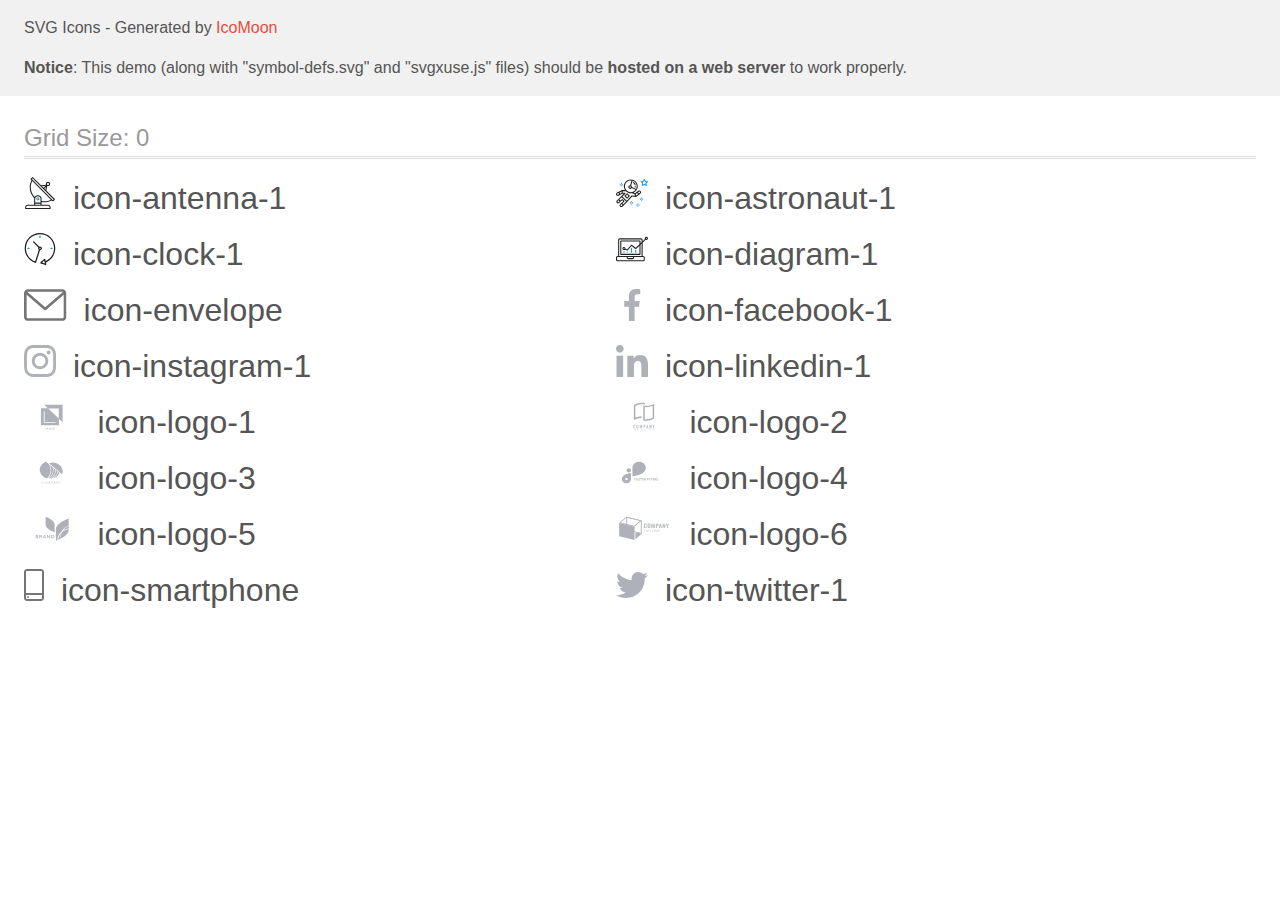
<file: images/icomoon/demo-external-svg.html>
<!doctype html>
<html>
<head>
    <title>IcoMoon - SVG Icons</title>
    <meta charset="utf-8">
    <meta name="viewport" content="width=device-width, initial-scale=1">
    <link rel="stylesheet" href="demo-files/demo.css">
    <link rel="stylesheet" href="style.css">
</head>
<body>
<header class="bgc1 clearfix">
<div class="mhl">
    <p>SVG Icons - Generated by <a href="https://icomoon.io/app">IcoMoon</a></p><p><strong>Notice</strong>: This demo (along with "symbol-defs.svg" and "svgxuse.js" files) should be <b>hosted on a web server</b> to work properly.</p>
</div>
</header>
    <div class="clearfix mhl ptl">
        <h1 class="mvm mtn fgc1">Grid Size: 0</h1>
        <div class="glyph fs1">
            <div class="clearfix pbs">
                <svg class="icon icon-antenna-1"><use xlink:href="symbol-defs.svg#icon-antenna-1"></use></svg><span class="name"> icon-antenna-1</span>
            </div>
        </div>
        <div class="glyph fs1">
            <div class="clearfix pbs">
                <svg class="icon icon-astronaut-1"><use xlink:href="symbol-defs.svg#icon-astronaut-1"></use></svg><span class="name"> icon-astronaut-1</span>
            </div>
        </div>
        <div class="glyph fs1">
            <div class="clearfix pbs">
                <svg class="icon icon-clock-1"><use xlink:href="symbol-defs.svg#icon-clock-1"></use></svg><span class="name"> icon-clock-1</span>
            </div>
        </div>
        <div class="glyph fs1">
            <div class="clearfix pbs">
                <svg class="icon icon-diagram-1"><use xlink:href="symbol-defs.svg#icon-diagram-1"></use></svg><span class="name"> icon-diagram-1</span>
            </div>
        </div>
        <div class="glyph fs1">
            <div class="clearfix pbs">
                <svg class="icon icon-envelope"><use xlink:href="symbol-defs.svg#icon-envelope"></use></svg><span class="name"> icon-envelope</span>
            </div>
        </div>
        <div class="glyph fs1">
            <div class="clearfix pbs">
                <svg class="icon icon-facebook-1"><use xlink:href="symbol-defs.svg#icon-facebook-1"></use></svg><span class="name"> icon-facebook-1</span>
            </div>
        </div>
        <div class="glyph fs1">
            <div class="clearfix pbs">
                <svg class="icon icon-instagram-1"><use xlink:href="symbol-defs.svg#icon-instagram-1"></use></svg><span class="name"> icon-instagram-1</span>
            </div>
        </div>
        <div class="glyph fs1">
            <div class="clearfix pbs">
                <svg class="icon icon-linkedin-1"><use xlink:href="symbol-defs.svg#icon-linkedin-1"></use></svg><span class="name"> icon-linkedin-1</span>
            </div>
        </div>
        <div class="glyph fs1">
            <div class="clearfix pbs">
                <svg class="icon icon-logo-1"><use xlink:href="symbol-defs.svg#icon-logo-1"></use></svg><span class="name"> icon-logo-1</span>
            </div>
        </div>
        <div class="glyph fs1">
            <div class="clearfix pbs">
                <svg class="icon icon-logo-2"><use xlink:href="symbol-defs.svg#icon-logo-2"></use></svg><span class="name"> icon-logo-2</span>
            </div>
        </div>
        <div class="glyph fs1">
            <div class="clearfix pbs">
                <svg class="icon icon-logo-3"><use xlink:href="symbol-defs.svg#icon-logo-3"></use></svg><span class="name"> icon-logo-3</span>
            </div>
        </div>
        <div class="glyph fs1">
            <div class="clearfix pbs">
                <svg class="icon icon-logo-4"><use xlink:href="symbol-defs.svg#icon-logo-4"></use></svg><span class="name"> icon-logo-4</span>
            </div>
        </div>
        <div class="glyph fs1">
            <div class="clearfix pbs">
                <svg class="icon icon-logo-5"><use xlink:href="symbol-defs.svg#icon-logo-5"></use></svg><span class="name"> icon-logo-5</span>
            </div>
        </div>
        <div class="glyph fs1">
            <div class="clearfix pbs">
                <svg class="icon icon-logo-6"><use xlink:href="symbol-defs.svg#icon-logo-6"></use></svg><span class="name"> icon-logo-6</span>
            </div>
        </div>
        <div class="glyph fs1">
            <div class="clearfix pbs">
                <svg class="icon icon-smartphone"><use xlink:href="symbol-defs.svg#icon-smartphone"></use></svg><span class="name"> icon-smartphone</span>
            </div>
        </div>
        <div class="glyph fs1">
            <div class="clearfix pbs">
                <svg class="icon icon-twitter-1"><use xlink:href="symbol-defs.svg#icon-twitter-1"></use></svg><span class="name"> icon-twitter-1</span>
            </div>
        </div>
  </div>
<script defer src="svgxuse.js"></script>
</body>
</html>
</file>
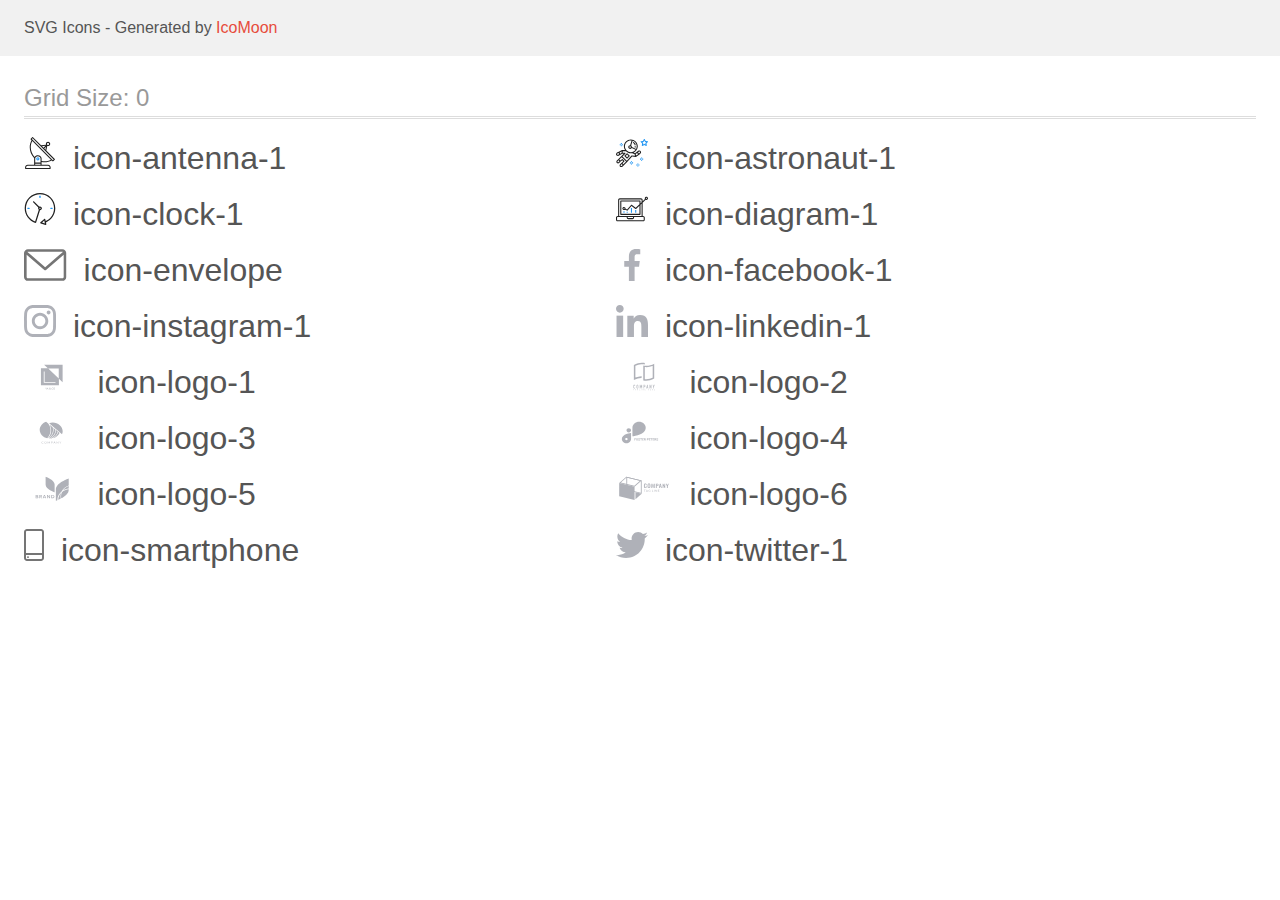
<file: images/icomoon/demo.html>
<!doctype html>
<html>
<head>
    <title>IcoMoon - SVG Icons</title>
    <meta charset="utf-8">
    <meta name="viewport" content="width=device-width, initial-scale=1">
    <link rel="stylesheet" href="demo-files/demo.css">
    <link rel="stylesheet" href="style.css">
</head>
<body>
<svg aria-hidden="true" style="position: absolute; width: 0; height: 0; overflow: hidden;" version="1.1" xmlns="http://www.w3.org/2000/svg" xmlns:xlink="http://www.w3.org/1999/xlink">
<defs>
<symbol id="icon-antenna-1" viewBox="0 0 32 32">
<path fill="#212121" style="fill: var(--color1, #212121)" d="M30.773 22.098l-8.443-8.505 0.937-4.615c0.242 0.094 0.499 0.144 0.758 0.146h0.006c1.192 0.014 2.17-0.941 2.184-2.133s-0.941-2.17-2.133-2.184c-1.192-0.014-2.17 0.941-2.184 2.133-0.003 0.255 0.039 0.509 0.125 0.749l-4.96 0.605-8.091-8.133c-0.099-0.101-0.235-0.159-0.377-0.16-0.14 0.001-0.274 0.056-0.373 0.155l-1.513 1.504c-0.208 0.208-0.208 0.546 0 0.754l0.814 0.826c-3.153 5.798-2.129 12.978 2.519 17.663 0.043 0.041 0.092 0.074 0.146 0.098-0.034 0.18-0.051 0.364-0.052 0.547v6.187h-6.4c-1.472 0.002-2.665 1.195-2.667 2.667v1.067c0 0.295 0.239 0.533 0.533 0.533h24.533c0.295 0 0.533-0.239 0.533-0.533v-1.067c-0.002-1.472-1.195-2.665-2.667-2.667h-6.4v-2.742c1.003 0.21 2.024 0.317 3.049 0.32 2.458-0.003 4.877-0.615 7.040-1.783l0.818 0.823c0.099 0.101 0.235 0.159 0.377 0.16 0.14-0.001 0.274-0.056 0.373-0.155l1.513-1.504c0.208-0.208 0.208-0.546 0-0.754zM23.28 6.233c0.418-0.415 1.093-0.414 1.508 0.004s0.414 1.093-0.004 1.508c-0.2 0.199-0.47 0.31-0.752 0.31h-0.003c-0.589-0.003-1.064-0.483-1.061-1.072 0.002-0.282 0.115-0.552 0.314-0.751h-0.002zM22.024 9.738l-0.598 2.946-1.175-1.182 1.774-1.763zM21.419 8.836l-1.92 1.909-1.485-1.493 3.405-0.415zM24.004 28.8c0.884 0 1.6 0.716 1.6 1.6v0.533h-23.467v-0.533c0-0.884 0.716-1.6 1.6-1.6h20.267zM16.537 26.667v1.067h-5.333v-1.067h5.333zM11.204 25.6v-4.053c0-1.294 1.196-2.347 2.667-2.347s2.667 1.053 2.667 2.347v4.053h-5.333zM17.604 23.904v-2.357c0-1.882-1.675-3.413-3.733-3.413-1.331-0.020-2.576 0.657-3.281 1.786-4.058-4.274-4.971-10.645-2.279-15.887l18.602 18.708c-2.872 1.461-6.165 1.873-9.309 1.163zM28.893 23.22l-21.057-21.181 0.755-0.752 7.935 7.98c0.004 0 0.006 0.007 0.010 0.010l13.115 13.191-0.757 0.752z"></path>
<path fill="#2196f3" style="fill: var(--color2, #2196f3)" d="M13.876 20.267h-0.005c-0.884-0.001-1.601 0.714-1.602 1.598s0.714 1.601 1.598 1.602h0.005c0.884 0.001 1.601-0.714 1.602-1.598s-0.714-1.601-1.598-1.602zM14.249 22.245c-0.1 0.1-0.236 0.156-0.378 0.155-0.295-0.002-0.532-0.242-0.531-0.536 0.001-0.141 0.057-0.276 0.157-0.375s0.233-0.154 0.373-0.155c0.295 0.002 0.532 0.241 0.53 0.536-0.001 0.141-0.057 0.276-0.157 0.375h0.005z"></path>
</symbol>
<symbol id="icon-astronaut-1" viewBox="0 0 32 32">
<path fill="#2196f3" style="fill: var(--color2, #2196f3)" d="M31.974 4.524c-0.063-0.193-0.229-0.333-0.43-0.363l-1.91-0.278-0.855-1.731c-0.179-0.365-0.777-0.365-0.956 0l-0.855 1.731-1.91 0.278c-0.201 0.029-0.367 0.17-0.431 0.363-0.062 0.193-0.011 0.405 0.135 0.547l1.383 1.348-0.326 1.903c-0.034 0.2 0.048 0.402 0.212 0.522 0.166 0.121 0.382 0.135 0.562 0.040l1.709-0.899 1.709 0.899c0.078 0.041 0.164 0.061 0.249 0.061 0.11 0 0.221-0.034 0.314-0.102 0.164-0.119 0.246-0.322 0.212-0.522l-0.326-1.903 1.383-1.348c0.145-0.142 0.197-0.354 0.135-0.547zM29.511 5.851c-0.125 0.122-0.183 0.299-0.153 0.472l0.191 1.114-1-0.526c-0.078-0.041-0.163-0.061-0.249-0.061s-0.17 0.020-0.249 0.061l-1.001 0.526 0.191-1.114c0.030-0.173-0.028-0.349-0.153-0.472l-0.81-0.789 1.119-0.163c0.174-0.025 0.324-0.134 0.402-0.292l0.5-1.013 0.5 1.013c0.078 0.157 0.228 0.267 0.402 0.292l1.119 0.163-0.809 0.789z"></path>
<path fill="#2196f3" style="fill: var(--color2, #2196f3)" d="M26.134 20.522h-1.067v1.067h1.067v-1.067z"></path>
<path fill="#2196f3" style="fill: var(--color2, #2196f3)" d="M26.134 22.656h-1.067v1.067h1.067v-1.067z"></path>
<path fill="#2196f3" style="fill: var(--color2, #2196f3)" d="M27.2 21.589h-1.067v1.067h1.067v-1.067z"></path>
<path fill="#2196f3" style="fill: var(--color2, #2196f3)" d="M25.067 21.589h-1.067v1.067h1.067v-1.067z"></path>
<path fill="#2196f3" style="fill: var(--color2, #2196f3)" d="M22.4 26.389h-1.067v1.067h1.067v-1.067z"></path>
<path fill="#2196f3" style="fill: var(--color2, #2196f3)" d="M22.4 28.522h-1.067v1.067h1.067v-1.067z"></path>
<path fill="#2196f3" style="fill: var(--color2, #2196f3)" d="M23.467 27.456h-1.067v1.067h1.067v-1.067z"></path>
<path fill="#2196f3" style="fill: var(--color2, #2196f3)" d="M21.333 27.456h-1.067v1.067h1.067v-1.067z"></path>
<path fill="#2196f3" style="fill: var(--color2, #2196f3)" d="M16 24.256h-1.067v1.067h1.067v-1.067z"></path>
<path fill="#2196f3" style="fill: var(--color2, #2196f3)" d="M16 26.389h-1.067v1.067h1.067v-1.067z"></path>
<path fill="#2196f3" style="fill: var(--color2, #2196f3)" d="M17.067 25.322h-1.067v1.067h1.067v-1.067z"></path>
<path fill="#2196f3" style="fill: var(--color2, #2196f3)" d="M14.933 25.322h-1.067v1.067h1.067v-1.067z"></path>
<path fill="#2196f3" style="fill: var(--color2, #2196f3)" d="M5.867 6.122h-1.067v1.067h1.067v-1.067z"></path>
<path fill="#2196f3" style="fill: var(--color2, #2196f3)" d="M5.867 8.255h-1.067v1.067h1.067v-1.067z"></path>
<path fill="#2196f3" style="fill: var(--color2, #2196f3)" d="M6.933 7.189h-1.067v1.067h1.067v-1.067z"></path>
<path fill="#2196f3" style="fill: var(--color2, #2196f3)" d="M4.8 7.189h-1.067v1.067h1.067v-1.067z"></path>
<path fill="#212121" style="fill: var(--color1, #212121)" d="M24.715 14.159c-0.287-0.388-0.709-0.637-1.188-0.705-0.481-0.068-0.956 0.058-1.34 0.352l-1.252 0.96-1.898 1.417-1.358-0.541c2.421-1.086 4.114-3.508 4.114-6.32 0-3.823-3.123-6.933-6.961-6.933s-6.961 3.11-6.961 6.933c0 1.386 0.414 2.674 1.12 3.758l-2.764-0.024c-0.002 0-0.003 0-0.005 0-0.009 0-0.015 0.004-0.023 0.005-0.053 0.002-0.105 0.013-0.155 0.031-0.013 0.005-0.026 0.008-0.038 0.013-0.006 0.003-0.013 0.003-0.019 0.006l-3.233 1.596c-0.001 0-0.001 0-0.001 0.001l-1.893 0.911c-0.021 0.009-0.042 0.021-0.063 0.035-0.755 0.502-1.012 1.489-0.598 2.295 0.22 0.429 0.595 0.745 1.056 0.889 0.178 0.055 0.359 0.083 0.539 0.083 0.29 0 0.577-0.071 0.839-0.211l1.388-0.738 2.264-1.169 1.357-0.008-5.442 5.416c-0.001 0.001-0.001 0.001-0.002 0.001l-1.339 1.333c-0.316 0.315-0.49 0.732-0.49 1.178s0.174 0.863 0.49 1.179c0.325 0.323 0.752 0.485 1.179 0.485s0.854-0.162 1.18-0.485l1.314-1.309 1.741-1.3 0.901 0.897-1.762 1.754c-0 0.001-0.001 0.001-0.002 0.001l-1.339 1.333c-0.316 0.315-0.49 0.732-0.49 1.178s0.174 0.863 0.49 1.179c0.325 0.323 0.753 0.485 1.18 0.485s0.855-0.162 1.18-0.485l3.482-3.467c0.001-0.001 0.001-0.001 0.001-0.002l1.010-1-0.004-0.004c0.006-0.006 0.015-0.009 0.022-0.015l5.166-5.658 3.471 0.494c0.025 0.004 0.050 0.005 0.075 0.005 0.065 0 0.127-0.015 0.187-0.038 0.018-0.006 0.033-0.015 0.050-0.023 0.019-0.010 0.039-0.015 0.058-0.027l3.213-2.133c0.012-0.008 0.018-0.021 0.029-0.029 0.013-0.010 0.029-0.014 0.041-0.026l1.271-1.191c0.662-0.62 0.753-1.635 0.212-2.362zM2.13 17.77c-0.173 0.093-0.37 0.111-0.558 0.052-0.187-0.058-0.338-0.186-0.427-0.358-0.161-0.314-0.068-0.695 0.214-0.902l1.314-0.632 0.449 1.312-0.992 0.528zM5.628 15.942l-1.548 0.8-0.439-1.283 2.027-1.001-0.040 1.484zM20.727 9.322c0 0.918-0.219 1.785-0.599 2.559l-4.181-1.899c-0.044-0.573-0.341-1.075-0.788-1.388l1.464-4.86c2.378 0.756 4.105 2.974 4.105 5.588zM8.938 9.322c0-3.235 2.644-5.867 5.894-5.867 0.253 0 0.5 0.021 0.745 0.052l-1.432 4.754c-0.019-0.001-0.037-0.006-0.057-0.006-1.033 0-1.873 0.837-1.873 1.867s0.84 1.867 1.873 1.867c0.694 0 1.294-0.383 1.618-0.945l3.862 1.755c-1.075 1.446-2.795 2.39-4.737 2.39-3.25 0-5.894-2.632-5.894-5.867zM14.894 10.122c0 0.441-0.362 0.8-0.806 0.8s-0.806-0.359-0.806-0.8c0-0.441 0.362-0.8 0.806-0.8s0.806 0.359 0.806 0.8zM2.465 25.146c-0.236 0.234-0.619 0.234-0.854 0.001-0.114-0.114-0.176-0.263-0.176-0.423s0.062-0.309 0.176-0.421l0.962-0.958 0.851 0.848-0.959 0.955zM5.679 28.88c-0.236 0.234-0.619 0.235-0.855 0.001-0.114-0.114-0.176-0.263-0.176-0.423s0.062-0.309 0.176-0.421l0.963-0.959 0.852 0.848-0.96 0.955zM9.16 25.411c-0.001 0-0.001 0-0.002 0.001l-1.765 1.76-0.852-0.848 1.763-1.755c0 0 0 0 0-0s0.001-0.001 0.002-0.001c0.040-0.040 0.065-0.088 0.090-0.135 0.007-0.014 0.020-0.026 0.026-0.040 0.017-0.041 0.019-0.085 0.026-0.129 0.003-0.025 0.014-0.047 0.014-0.073 0-0.036-0.013-0.070-0.020-0.106-0.006-0.032-0.006-0.065-0.019-0.095-0.020-0.050-0.055-0.094-0.091-0.138-0.010-0.012-0.014-0.027-0.025-0.038 0 0 0 0-0.001 0s-0.001-0.002-0.001-0.002l-1.607-1.6c-0.017-0.017-0.039-0.024-0.058-0.038-0.028-0.022-0.055-0.042-0.087-0.058-0.030-0.015-0.061-0.024-0.093-0.033-0.034-0.010-0.067-0.017-0.103-0.020-0.033-0.002-0.063 0.001-0.095 0.005-0.036 0.004-0.069 0.009-0.104 0.020-0.034 0.011-0.063 0.027-0.094 0.045-0.020 0.011-0.042 0.015-0.061 0.029l-1.773 1.324-0.901-0.897 2.399-2.386 4.361 4.289-0.928 0.919zM15.979 18.394c-0.015-0.002-0.030 0.004-0.045 0.003-0.039-0.002-0.076 0.001-0.115 0.007-0.030 0.005-0.059 0.011-0.088 0.021-0.034 0.012-0.065 0.028-0.097 0.047-0.030 0.018-0.057 0.037-0.083 0.061-0.013 0.011-0.028 0.017-0.040 0.029l-4.698 5.146-4.328-4.257 2.833-2.818c0.209-0.208 0.21-0.546 0.002-0.755-0.105-0.105-0.243-0.157-0.381-0.156v-0.001l-2.219 0.013 0.028-1.607 3.104 0.027c1.265 1.294 3.029 2.101 4.981 2.101 0.437 0 0.864-0.045 1.279-0.123 0.040 0.032 0.079 0.065 0.13 0.085l2.41 0.96 0.331 1.644-3.003-0.427zM20.020 18.572l-0.313-1.558 1.446-1.080 0.947 1.257-2.080 1.381zM23.774 15.741l-0.838 0.785-0.931-1.236 0.831-0.637c0.155-0.119 0.351-0.168 0.543-0.143 0.193 0.027 0.364 0.128 0.48 0.284 0.217 0.292 0.18 0.699-0.085 0.947z"></path>
<path fill="#212121" style="fill: var(--color1, #212121)" d="M13.602 18.544l-2.143-2.133c-0.207-0.207-0.545-0.207-0.753 0l-2.142 2.133c-0.1 0.101-0.157 0.236-0.157 0.378s0.056 0.278 0.157 0.378l2.142 2.133c0.104 0.103 0.241 0.155 0.377 0.155s0.273-0.052 0.376-0.155l2.143-2.133c0.1-0.1 0.157-0.236 0.157-0.378s-0.057-0.278-0.157-0.378zM11.083 20.303l-1.387-1.381 1.387-1.381 1.387 1.381-1.387 1.381z"></path>
<path fill="#212121" style="fill: var(--color1, #212121)" d="M17.164 5.071l-0.258 1.036c0.071 0.018 1.738 0.452 1.738 2.149h1.067c-0-2.017-1.666-2.965-2.547-3.185z"></path>
<path fill="#212121" style="fill: var(--color1, #212121)" d="M19.711 9.322h-1.067v1.067h1.067v-1.067z"></path>
</symbol>
<symbol id="icon-clock-1" viewBox="0 0 32 32">
<path fill="#212121" style="fill: var(--color1, #212121)" d="M31.297 15.301c-0.002-8.452-6.855-15.303-15.308-15.301s-15.303 6.855-15.301 15.308c0.001 6.658 4.307 12.551 10.649 14.576 0.061 0.019 0.124 0.029 0.187 0.029 0.121-0 0.239-0.032 0.342-0.094 0.135-0.080 0.236-0.207 0.283-0.356l3.865-12.25c1.057-0.005 1.909-0.866 1.903-1.923s-0.866-1.909-1.923-1.903c-0.284 0.001-0.565 0.067-0.82 0.191l-5.106-5.107c-0.253-0.245-0.657-0.238-0.902 0.016-0.239 0.247-0.239 0.639 0 0.886l5.103 5.109c-0.392 0.799-0.168 1.764 0.536 2.309l-3.683 11.673c-7.278-2.681-11.004-10.754-8.323-18.032s10.754-11.004 18.032-8.323 11.004 10.754 8.323 18.032c-1.31 3.556-4.001 6.431-7.462 7.973l-0.398-1.874c-0.073-0.344-0.411-0.565-0.756-0.492-0.109 0.023-0.209 0.074-0.292 0.148l-3.837 3.426c-0.263 0.234-0.287 0.637-0.052 0.9 0.076 0.085 0.174 0.149 0.283 0.184l4.899 1.563c0.335 0.108 0.694-0.077 0.802-0.412 0.034-0.106 0.040-0.219 0.017-0.328l-0.391-1.839c5.664-2.388 9.342-7.942 9.329-14.089zM15.992 14.664c0.352 0 0.638 0.286 0.638 0.638s-0.286 0.638-0.638 0.638c-0.352 0-0.638-0.285-0.638-0.638s0.285-0.638 0.638-0.638zM18.093 29.528l2.184-1.948 0.603 2.84-2.787-0.892z"></path>
<path fill="#2196f3" style="fill: var(--color2, #2196f3)" d="M15.354 3.185v1.275c0 0.352 0.285 0.638 0.638 0.638s0.638-0.285 0.638-0.638v-1.275c0-0.352-0.286-0.638-0.638-0.638s-0.638 0.286-0.638 0.638z"></path>
<path fill="#2196f3" style="fill: var(--color2, #2196f3)" d="M3.876 14.664c-0.352 0-0.638 0.286-0.638 0.638s0.285 0.638 0.638 0.638h1.275c0.352 0 0.638-0.285 0.638-0.638s-0.285-0.638-0.638-0.638h-1.275z"></path>
<path fill="#2196f3" style="fill: var(--color2, #2196f3)" d="M28.108 15.939c0.352 0 0.638-0.285 0.638-0.638s-0.285-0.638-0.638-0.638h-1.275c-0.352 0-0.638 0.286-0.638 0.638s0.286 0.638 0.638 0.638h1.275z"></path>
</symbol>
<symbol id="icon-diagram-1" viewBox="0 0 32 32">
<path fill="#2196f3" style="fill: var(--color2, #2196f3)" d="M14.926 14.965h1.066v4.798h-1.066v-4.797z"></path>
<path fill="#2196f3" style="fill: var(--color2, #2196f3)" d="M19.19 17.097h1.066v2.665h-1.066v-2.665z"></path>
<path fill="#2196f3" style="fill: var(--color2, #2196f3)" d="M10.661 18.696h1.066v1.066h-1.066v-1.066z"></path>
<path fill="#2196f3" style="fill: var(--color2, #2196f3)" d="M7.463 18.163h1.066v1.599h-1.066v-1.599z"></path>
<path fill="#212121" style="fill: var(--color1, #212121)" d="M1.599 28.291h25.587c0.883 0 1.599-0.716 1.599-1.599v-2.132c0-0.883-0.716-1.599-1.599-1.599h-0.533v-13.293l3.028-2.868c0.703 0.346 1.553 0.136 2.013-0.499s0.396-1.508-0.152-2.068-1.42-0.644-2.065-0.198c-0.644 0.446-0.873 1.292-0.542 2.002l-2.281 2.163v-1.23c0-0.883-0.716-1.599-1.599-1.599h-21.322c-0.883 0-1.599 0.716-1.599 1.599v15.992h-0.533c-0.883 0-1.599 0.716-1.599 1.599v2.132c0 0.883 0.716 1.599 1.599 1.599zM30.384 4.837c0.294 0 0.533 0.239 0.533 0.533s-0.239 0.533-0.533 0.533c-0.294 0-0.533-0.239-0.533-0.533s0.239-0.533 0.533-0.533zM3.198 6.969c0-0.294 0.239-0.533 0.533-0.533h21.322c0.294 0 0.533 0.239 0.533 0.533v2.239l-1.066 1.013v-2.186c0-0.294-0.239-0.533-0.533-0.533h-19.19c-0.294 0-0.533 0.239-0.533 0.533v13.326c0 0.294 0.239 0.533 0.533 0.533h19.19c0.294 0 0.533-0.239 0.533-0.533v-9.674l1.066-1.010v12.284h-22.388v-15.992zM7.996 13.899c-0.721-0.002-1.354 0.478-1.546 1.174s0.105 1.433 0.725 1.801c0.62 0.368 1.41 0.276 1.928-0.226l1.853 0.93c0.215 0.108 0.476 0.057 0.636-0.123l3.939-4.431 3.872 2.901c0.208 0.156 0.498 0.139 0.686-0.039l3.365-3.188v8.131h-18.124v-12.26h18.124v2.66l-3.771 3.572-3.904-2.927c-0.222-0.166-0.534-0.135-0.718 0.072l-3.993 4.493-1.493-0.746c0.011-0.064 0.018-0.129 0.020-0.193 0-0.883-0.716-1.599-1.599-1.599zM8.529 15.498c0 0.294-0.239 0.533-0.533 0.533s-0.533-0.239-0.533-0.533c0-0.294 0.239-0.533 0.533-0.533s0.533 0.239 0.533 0.533zM11.727 24.027h5.331v0.533c0 0.294-0.239 0.533-0.533 0.533h-4.264c-0.294 0-0.533-0.239-0.533-0.533v-0.533zM1.066 24.56c0-0.294 0.239-0.533 0.533-0.533h9.062v0.533c0 0.883 0.716 1.599 1.599 1.599h4.264c0.883 0 1.599-0.716 1.599-1.599v-0.533h9.062c0.294 0 0.533 0.239 0.533 0.533v2.132c0 0.294-0.239 0.533-0.533 0.533h-25.587c-0.294 0-0.533-0.239-0.533-0.533v-2.132z"></path>
</symbol>
<symbol id="icon-envelope" viewBox="0 0 43 32">
<path fill="#757575" style="fill: var(--color3, #757575)" d="M38.667 0h-34.667c-2.206 0-4 1.794-4 4v24c0 2.206 1.794 4 4 4h34.667c2.206 0 4-1.794 4-4v-24c0-2.206-1.794-4-4-4zM38.667 2.667c0.181 0 0.353 0.038 0.511 0.103l-17.844 15.466-17.844-15.466c0.158-0.066 0.33-0.103 0.511-0.103h34.667zM38.667 29.333h-34.667c-0.736 0-1.333-0.598-1.333-1.333v-22.413l17.793 15.421c0.251 0.217 0.563 0.326 0.874 0.326s0.622-0.108 0.874-0.326l17.793-15.421v22.413c0 0.736-0.598 1.333-1.333 1.333z"></path>
</symbol>
<symbol id="icon-facebook-1" viewBox="0 0 32 32">
<path fill="#afb1b8" style="fill: var(--color4, #afb1b8)" d="M21.329 5.313h2.921v-5.088c-0.504-0.069-2.237-0.225-4.256-0.225-4.212 0-7.097 2.649-7.097 7.519v4.481h-4.648v5.688h4.648v14.312h5.699v-14.311h4.46l0.708-5.688h-5.169v-3.919c0.001-1.644 0.444-2.769 2.735-2.769z"></path>
</symbol>
<symbol id="icon-instagram-1" viewBox="0 0 32 32">
<path fill="#afb1b8" style="fill: var(--color4, #afb1b8)" d="M31.969 9.408c-0.075-1.7-0.35-2.869-0.744-3.882-0.406-1.075-1.032-2.038-1.851-2.838-0.8-0.813-1.769-1.444-2.832-1.844-1.019-0.394-2.182-0.669-3.882-0.744-1.713-0.081-2.257-0.1-6.601-0.1s-4.888 0.019-6.595 0.094c-1.7 0.075-2.869 0.35-3.882 0.744-1.075 0.406-2.038 1.031-2.838 1.85-0.813 0.8-1.444 1.769-1.844 2.832-0.394 1.019-0.669 2.182-0.744 3.882-0.081 1.713-0.1 2.257-0.1 6.601s0.019 4.888 0.094 6.595c0.075 1.7 0.35 2.869 0.744 3.882 0.406 1.075 1.038 2.038 1.85 2.838 0.8 0.813 1.769 1.444 2.832 1.844 1.019 0.394 2.182 0.669 3.882 0.744 1.706 0.075 2.25 0.094 6.595 0.094s4.888-0.019 6.595-0.094c1.7-0.075 2.869-0.35 3.882-0.744 2.151-0.832 3.851-2.532 4.682-4.682 0.394-1.019 0.669-2.182 0.744-3.882 0.075-1.707 0.094-2.251 0.094-6.595s-0.006-4.888-0.081-6.595zM29.087 22.473c-0.069 1.563-0.331 2.407-0.55 2.969-0.538 1.394-1.644 2.5-3.038 3.038-0.563 0.219-1.413 0.481-2.969 0.55-1.688 0.075-2.194 0.094-6.464 0.094s-4.782-0.019-6.464-0.094c-1.563-0.069-2.407-0.331-2.969-0.55-0.694-0.256-1.325-0.663-1.838-1.194-0.531-0.519-0.938-1.144-1.194-1.838-0.219-0.563-0.481-1.413-0.55-2.969-0.075-1.688-0.094-2.194-0.094-6.464s0.019-4.782 0.094-6.464c0.069-1.563 0.331-2.407 0.55-2.969 0.256-0.694 0.663-1.325 1.2-1.838 0.519-0.531 1.144-0.938 1.838-1.194 0.563-0.219 1.413-0.481 2.969-0.55 1.688-0.075 2.194-0.094 6.464-0.094 4.276 0 4.782 0.019 6.464 0.094 1.563 0.069 2.407 0.331 2.969 0.55 0.694 0.256 1.325 0.662 1.838 1.194 0.531 0.519 0.938 1.144 1.194 1.838 0.219 0.563 0.481 1.413 0.55 2.969 0.075 1.688 0.094 2.194 0.094 6.464s-0.019 4.77-0.094 6.458z"></path>
<path fill="#afb1b8" style="fill: var(--color4, #afb1b8)" d="M16.059 7.783c-4.538 0-8.22 3.682-8.22 8.22s3.682 8.22 8.22 8.22c4.539 0 8.22-3.682 8.22-8.22s-3.682-8.22-8.22-8.22zM16.059 21.335c-2.944 0-5.332-2.388-5.332-5.332s2.388-5.332 5.332-5.332c2.944 0 5.332 2.388 5.332 5.332s-2.388 5.332-5.332 5.332z"></path>
<path fill="#afb1b8" style="fill: var(--color4, #afb1b8)" d="M26.524 7.458c0 1.060-0.859 1.919-1.919 1.919s-1.919-0.859-1.919-1.919c0-1.060 0.859-1.919 1.919-1.919s1.919 0.859 1.919 1.919z"></path>
</symbol>
<symbol id="icon-linkedin-1" viewBox="0 0 32 32">
<path fill="#afb1b8" style="fill: var(--color4, #afb1b8)" d="M31.992 32v-0.001h0.008v-11.736c0-5.741-1.236-10.164-7.948-10.164-3.227 0-5.392 1.771-6.276 3.449h-0.093v-2.913h-6.364v21.364h6.627v-10.579c0-2.785 0.528-5.479 3.977-5.479 3.399 0 3.449 3.179 3.449 5.657v10.401h6.62z"></path>
<path fill="#afb1b8" style="fill: var(--color4, #afb1b8)" d="M0.528 10.636h6.635v21.364h-6.635v-21.364z"></path>
<path fill="#afb1b8" style="fill: var(--color4, #afb1b8)" d="M3.843 0c-2.121 0-3.843 1.721-3.843 3.843s1.721 3.879 3.843 3.879c2.121 0 3.843-1.757 3.843-3.879-0.001-2.121-1.723-3.843-3.843-3.843v0z"></path>
</symbol>
<symbol id="icon-logo-1" viewBox="0 0 57 32">
<path fill="#afb1b8" style="fill: var(--color4, #afb1b8)" d="M20.267 3.733l3.738 3.538-6.938-0.004v17.166h18.133v-6.564l3.733 3.534v-17.671h-18.667zM35.036 17.455l-10.597-10.032h10.597v10.032zM31.746 21.923h-11.81v-11.545h0.835v10.764h10.975v0.782zM22.725 26.72l-0.436 0.898-0.436-0.898h-0.366l0.637 1.198v0.698h0.331v-0.698l0.635-1.198h-0.365zM23.273 28.615l0.154-0.441h0.734l0.155 0.441h0.344l-0.717-1.896h-0.296l-0.716 1.896h0.342zM23.794 27.122l0.275 0.786h-0.549l0.275-0.786zM25.531 27.863c-0.048 0.073-0.072 0.153-0.072 0.241 0 0.16 0.056 0.29 0.168 0.389s0.263 0.148 0.451 0.148 0.349-0.051 0.484-0.152l0.107 0.126h0.367l-0.279-0.329c0.109-0.149 0.164-0.341 0.164-0.574h-0.275c0 0.128-0.026 0.243-0.079 0.348l-0.366-0.432 0.129-0.094c0.091-0.066 0.157-0.132 0.197-0.198s0.060-0.14 0.060-0.219c0-0.12-0.044-0.22-0.133-0.301s-0.201-0.122-0.339-0.122c-0.153 0-0.274 0.043-0.365 0.13s-0.135 0.203-0.135 0.352c0 0.061 0.014 0.124 0.043 0.189s0.081 0.144 0.155 0.237c-0.141 0.101-0.235 0.188-0.283 0.262zM26.386 28.282c-0.093 0.071-0.193 0.107-0.299 0.107-0.095 0-0.17-0.027-0.227-0.082s-0.085-0.126-0.085-0.214c0-0.102 0.052-0.192 0.156-0.271l0.040-0.029 0.414 0.488zM26.046 27.442c-0.089-0.11-0.134-0.202-0.134-0.275 0-0.063 0.018-0.116 0.055-0.158s0.085-0.063 0.147-0.063c0.057 0 0.105 0.018 0.142 0.053s0.056 0.077 0.056 0.126c0 0.075-0.027 0.136-0.081 0.184l-0.040 0.033-0.145 0.099zM29.132 28.472c0.13-0.114 0.205-0.272 0.224-0.474h-0.328c-0.017 0.135-0.059 0.232-0.124 0.29s-0.162 0.087-0.292 0.087c-0.142 0-0.249-0.054-0.323-0.161s-0.109-0.264-0.109-0.469v-0.168c0.002-0.202 0.041-0.355 0.117-0.46s0.188-0.158 0.331-0.158c0.123 0 0.217 0.030 0.28 0.091s0.104 0.158 0.12 0.294h0.328c-0.021-0.207-0.095-0.368-0.223-0.482s-0.296-0.171-0.505-0.171c-0.155 0-0.293 0.037-0.411 0.111s-0.209 0.179-0.272 0.315c-0.063 0.136-0.095 0.294-0.095 0.473v0.177c0.003 0.174 0.035 0.328 0.098 0.46s0.151 0.234 0.266 0.306c0.115 0.071 0.249 0.107 0.4 0.107 0.216 0 0.389-0.056 0.52-0.169zM31.068 28.206c0.064-0.141 0.096-0.304 0.096-0.49v-0.105c-0.001-0.185-0.034-0.347-0.099-0.486s-0.158-0.247-0.277-0.32c-0.119-0.075-0.256-0.112-0.41-0.112s-0.292 0.038-0.411 0.113c-0.119 0.075-0.211 0.183-0.277 0.324s-0.098 0.305-0.098 0.49v0.107c0.001 0.181 0.034 0.342 0.099 0.48s0.159 0.246 0.279 0.322c0.121 0.075 0.258 0.112 0.411 0.112 0.155 0 0.293-0.037 0.411-0.112s0.212-0.183 0.276-0.323zM30.716 27.135c0.080 0.112 0.12 0.273 0.12 0.483v0.099c0 0.214-0.040 0.376-0.119 0.487s-0.19 0.167-0.336 0.167c-0.144 0-0.257-0.057-0.339-0.171s-0.121-0.275-0.121-0.483v-0.109c0.002-0.204 0.043-0.362 0.122-0.473s0.192-0.168 0.335-0.168c0.146 0 0.258 0.056 0.337 0.168z"></path>
</symbol>
<symbol id="icon-logo-2" viewBox="0 0 57 32">
<path fill="#afb1b8" style="fill: var(--color4, #afb1b8)" d="M26.727 3.165h-0.073c-0.112-0.007-0.224-0.010-0.336-0.012v0h-0.243c-0.212 0-0.428 0.005-0.642 0.016-0.016-0.001-0.032-0.001-0.049 0-1.944 0.11-3.848 0.596-5.609 1.431l-0.231 0.111v11.809l0.54-0.183c0.474-0.163 0.978-0.309 1.5-0.445 1.411-0.362 2.861-0.555 4.317-0.574v1.551c-0.193 0.001-0.38 0.007-0.568 0.016h-0.045c-1.121 0.061-2.233 0.232-3.322 0.51-1.378 0.345-2.708 0.863-3.957 1.542v-15.145c1.298-0.757 2.695-1.325 4.151-1.688 1.278-0.33 2.593-0.5 3.913-0.504h0.228c0.273 0.007 0.538 0.019 0.788 0.038 0.658 0.046 1.31 0.15 1.95 0.311v1.527c-0.621-0.145-1.253-0.24-1.889-0.285-0.013-0.001-0.026-0.002-0.039-0.003-0.132-0.011-0.263-0.022-0.386-0.022zM29.415 4.726c0.339 0.026 0.689 0.038 1.044 0.038 1.388-0.005 2.769-0.182 4.114-0.528 1.378-0.346 2.706-0.865 3.956-1.543v14.875c-1.298 0.756-2.696 1.325-4.153 1.688-1.279 0.329-2.593 0.498-3.913 0.503-1 0.008-1.997-0.11-2.968-0.35v-14.971c0.229 0.053 0.465 0.102 0.706 0.142 0.394 0.066 0.81 0.115 1.214 0.145zM36.985 4.841l-0.54 0.182c-0.497 0.167-0.997 0.316-1.5 0.449-1.465 0.377-2.971 0.57-4.483 0.575-0.352 0-0.676-0.010-0.989-0.030l-0.43-0.028v12.148l0.37 0.033c0.343 0.030 0.696 0.045 1.052 0.045 1.191-0.005 2.377-0.159 3.531-0.457 0.95-0.238 1.874-0.57 2.759-0.991l0.231-0.111v-11.813z"></path>
<path fill="#afb1b8" style="fill: var(--color4, #afb1b8)" d="M19.060 24.113c-0.078-0.080-0.171-0.144-0.274-0.186s-0.214-0.061-0.326-0.057c-0.119-0.002-0.237 0.021-0.347 0.065-0.101 0.040-0.193 0.101-0.27 0.178s-0.135 0.17-0.174 0.271c-0.042 0.107-0.063 0.22-0.062 0.335v2.023c-0.005 0.143 0.022 0.284 0.080 0.415 0.048 0.104 0.117 0.196 0.202 0.271 0.081 0.068 0.176 0.117 0.278 0.144 0.098 0.028 0.2 0.042 0.302 0.042 0.113 0.001 0.224-0.023 0.326-0.070 0.101-0.044 0.193-0.108 0.27-0.187 0.075-0.079 0.135-0.171 0.177-0.271 0.043-0.102 0.065-0.212 0.065-0.323v-0.226h-0.529v0.18c0.002 0.062-0.009 0.123-0.031 0.18-0.017 0.043-0.043 0.082-0.077 0.114-0.033 0.026-0.070 0.046-0.111 0.058-0.036 0.012-0.073 0.018-0.111 0.019-0.047 0.006-0.095-0.002-0.139-0.021s-0.081-0.049-0.11-0.088c-0.050-0.081-0.074-0.176-0.070-0.271v-1.887c-0.003-0.105 0.019-0.208 0.065-0.302 0.027-0.043 0.066-0.077 0.112-0.098s0.097-0.030 0.147-0.024c0.046-0.002 0.091 0.008 0.132 0.028s0.077 0.049 0.104 0.086c0.059 0.078 0.090 0.173 0.088 0.271v0.175h0.524v-0.206c0.001-0.121-0.021-0.241-0.065-0.354-0.039-0.106-0.099-0.203-0.177-0.285z"></path>
<path fill="#afb1b8" style="fill: var(--color4, #afb1b8)" d="M22.202 24.090c-0.169-0.142-0.381-0.221-0.602-0.222-0.108 0-0.215 0.020-0.316 0.057-0.103 0.037-0.198 0.093-0.279 0.165-0.088 0.079-0.158 0.175-0.205 0.283-0.053 0.124-0.079 0.257-0.077 0.392v1.941c-0.004 0.137 0.023 0.272 0.077 0.397 0.048 0.104 0.118 0.197 0.205 0.271 0.081 0.075 0.176 0.133 0.279 0.171 0.101 0.037 0.208 0.056 0.316 0.057s0.215-0.020 0.316-0.057c0.105-0.038 0.202-0.096 0.286-0.171 0.084-0.076 0.152-0.168 0.2-0.271 0.054-0.125 0.081-0.261 0.077-0.397v-1.941c0.003-0.135-0.024-0.268-0.077-0.392-0.047-0.107-0.115-0.203-0.2-0.283zM21.955 26.706c0.004 0.052-0.003 0.104-0.021 0.152s-0.047 0.092-0.084 0.128c-0.070 0.059-0.158 0.091-0.249 0.091s-0.179-0.032-0.249-0.091c-0.037-0.036-0.066-0.080-0.084-0.128s-0.025-0.101-0.021-0.152v-1.941c-0.004-0.052 0.003-0.104 0.021-0.152s0.047-0.092 0.084-0.128c0.070-0.059 0.158-0.091 0.249-0.091s0.179 0.032 0.249 0.091c0.037 0.036 0.066 0.080 0.084 0.128s0.025 0.101 0.021 0.152v1.941z"></path>
<path fill="#afb1b8" style="fill: var(--color4, #afb1b8)" d="M26.329 27.573v-3.674h-0.509l-0.668 1.945h-0.009l-0.673-1.945h-0.503v3.674h0.525v-2.235h0.009l0.514 1.58h0.262l0.518-1.58h0.009v2.235h0.525z"></path>
<path fill="#afb1b8" style="fill: var(--color4, #afb1b8)" d="M29.311 24.157c-0.081-0.091-0.183-0.16-0.297-0.201-0.123-0.040-0.251-0.059-0.38-0.057h-0.78v3.674h0.523v-1.435h0.27c0.163 0.007 0.326-0.027 0.472-0.1 0.119-0.066 0.218-0.163 0.287-0.281 0.061-0.098 0.101-0.206 0.12-0.32 0.021-0.138 0.030-0.278 0.028-0.418 0.005-0.176-0.012-0.353-0.051-0.525-0.035-0.127-0.101-0.243-0.193-0.338zM29.041 25.277c-0.002 0.067-0.019 0.132-0.049 0.191-0.030 0.056-0.077 0.102-0.135 0.129-0.078 0.035-0.162 0.050-0.247 0.046h-0.239v-1.249h0.27c0.081-0.004 0.162 0.012 0.236 0.046 0.054 0.031 0.097 0.079 0.123 0.136 0.029 0.065 0.044 0.134 0.046 0.205 0 0.077 0 0.159 0 0.244s0.005 0.174 0 0.252h-0.005z"></path>
<path fill="#afb1b8" style="fill: var(--color4, #afb1b8)" d="M31.791 23.899h-0.429l-0.809 3.674h0.523l0.154-0.789h0.714l0.154 0.789h0.524l-0.83-3.674zM31.308 26.283l0.258-1.332h0.009l0.256 1.332h-0.524z"></path>
<path fill="#afb1b8" style="fill: var(--color4, #afb1b8)" d="M35.173 26.112h-0.009l-0.791-2.213h-0.503v3.674h0.523v-2.209h0.011l0.8 2.209h0.492v-3.674h-0.523v2.213z"></path>
<path fill="#afb1b8" style="fill: var(--color4, #afb1b8)" d="M38.372 23.899l-0.421 1.461h-0.011l-0.421-1.461h-0.554l0.719 2.121v1.553h0.524v-1.553l0.719-2.121h-0.554z"></path>
<path fill="#afb1b8" style="fill: var(--color4, #afb1b8)" d="M17.6 28.61h0.252v0.708h0.171v-0.708h0.251v-0.145h-0.675v0.145z"></path>
<path fill="#afb1b8" style="fill: var(--color4, #afb1b8)" d="M19.721 28.465l-0.331 0.853h0.182l0.070-0.194h0.34l0.073 0.194h0.186l-0.339-0.853h-0.182zM19.694 28.981l0.116-0.316 0.116 0.316h-0.232z"></path>
<path fill="#afb1b8" style="fill: var(--color4, #afb1b8)" d="M21.818 29.004h0.197v0.11c-0.058 0.046-0.129 0.071-0.202 0.072-0.034 0.002-0.069-0.004-0.1-0.019s-0.059-0.036-0.081-0.063c-0.045-0.065-0.068-0.143-0.063-0.222 0-0.19 0.082-0.285 0.246-0.285 0.043-0.004 0.086 0.007 0.121 0.032s0.061 0.062 0.072 0.104l0.169-0.033c-0.036-0.167-0.156-0.251-0.362-0.251-0.11-0.003-0.216 0.036-0.298 0.11-0.043 0.042-0.076 0.094-0.097 0.15s-0.030 0.117-0.025 0.178c-0.005 0.117 0.034 0.231 0.109 0.32 0.042 0.043 0.092 0.077 0.148 0.098s0.116 0.031 0.176 0.027c0.134 0.004 0.263-0.045 0.362-0.136v-0.336h-0.37v0.144z"></path>
<path fill="#afb1b8" style="fill: var(--color4, #afb1b8)" d="M23.959 28.465h-0.173v0.853h0.598v-0.145h-0.425v-0.708z"></path>
<path fill="#afb1b8" style="fill: var(--color4, #afb1b8)" d="M25.769 28.465h-0.173v0.853h0.173v-0.853z"></path>
<path fill="#afb1b8" style="fill: var(--color4, #afb1b8)" d="M27.539 29.035l-0.349-0.57h-0.167v0.853h0.161v-0.557l0.343 0.557h0.171v-0.853h-0.158v0.57z"></path>
<path fill="#afb1b8" style="fill: var(--color4, #afb1b8)" d="M29.14 28.943h0.425v-0.145h-0.425v-0.187h0.457v-0.145h-0.63v0.853h0.648v-0.145h-0.475v-0.231z"></path>
<path fill="#afb1b8" style="fill: var(--color4, #afb1b8)" d="M33.020 28.802h-0.336v-0.336h-0.171v0.853h0.171v-0.373h0.336v0.373h0.171v-0.853h-0.171v0.336z"></path>
<path fill="#afb1b8" style="fill: var(--color4, #afb1b8)" d="M34.629 28.943h0.426v-0.145h-0.426v-0.187h0.459v-0.145h-0.63v0.853h0.646v-0.145h-0.475v-0.231z"></path>
<path fill="#afb1b8" style="fill: var(--color4, #afb1b8)" d="M36.812 28.943c0.148-0.023 0.224-0.102 0.224-0.237 0.004-0.036-0.001-0.073-0.016-0.106s-0.038-0.062-0.068-0.083c-0.077-0.039-0.163-0.056-0.25-0.050h-0.362v0.853h0.171v-0.357h0.034c0.037-0.002 0.073 0.004 0.107 0.019 0.025 0.015 0.046 0.037 0.061 0.062l0.186 0.271h0.205l-0.104-0.167c-0.046-0.082-0.111-0.153-0.189-0.205zM36.64 28.825h-0.127v-0.214h0.135c0.059-0.005 0.118 0.002 0.174 0.020 0.012 0.011 0.022 0.025 0.029 0.040s0.009 0.032 0.009 0.049c-0.001 0.017-0.005 0.033-0.013 0.048s-0.019 0.027-0.032 0.037c-0.056 0.017-0.115 0.024-0.174 0.020z"></path>
<path fill="#afb1b8" style="fill: var(--color4, #afb1b8)" d="M38.458 28.943h0.425v-0.145h-0.425v-0.187h0.459v-0.145h-0.631v0.853h0.648v-0.145h-0.475v-0.231z"></path>
</symbol>
<symbol id="icon-logo-3" viewBox="0 0 57 32">
<path fill="#afb1b8" style="fill: var(--color4, #afb1b8)" d="M19.417 26.187c0.008 0 0.017 0.002 0.025 0.005s0.015 0.007 0.020 0.013l0.116 0.111c-0.090 0.090-0.202 0.162-0.327 0.211-0.147 0.053-0.305 0.079-0.464 0.076-0.149 0.003-0.298-0.021-0.436-0.071-0.125-0.045-0.237-0.113-0.329-0.2-0.094-0.089-0.166-0.194-0.212-0.308-0.051-0.127-0.076-0.261-0.074-0.396-0.002-0.135 0.025-0.27 0.080-0.397 0.051-0.115 0.127-0.22 0.225-0.308 0.099-0.087 0.218-0.155 0.349-0.201 0.143-0.048 0.296-0.072 0.449-0.071 0.143-0.003 0.285 0.019 0.417 0.064 0.115 0.043 0.221 0.104 0.313 0.178l-0.097 0.119c-0.007 0.008-0.015 0.016-0.025 0.021-0.012 0.007-0.025 0.010-0.039 0.009-0.015-0.001-0.030-0.005-0.042-0.013l-0.052-0.032-0.073-0.040c-0.031-0.015-0.064-0.028-0.097-0.039-0.043-0.013-0.087-0.024-0.132-0.032-0.057-0.009-0.115-0.013-0.173-0.013-0.111-0.001-0.22 0.017-0.323 0.053-0.096 0.034-0.182 0.084-0.253 0.149-0.073 0.069-0.128 0.15-0.164 0.238-0.041 0.101-0.061 0.207-0.060 0.313-0.002 0.108 0.018 0.216 0.060 0.318 0.035 0.087 0.090 0.167 0.161 0.236 0.067 0.064 0.149 0.114 0.241 0.147 0.095 0.034 0.197 0.051 0.3 0.050 0.059 0.001 0.119-0.003 0.177-0.010 0.096-0.010 0.188-0.039 0.269-0.085 0.041-0.023 0.079-0.049 0.115-0.078 0.015-0.012 0.035-0.020 0.055-0.020z"></path>
<path fill="#afb1b8" style="fill: var(--color4, #afb1b8)" d="M22.776 25.629c0.002 0.134-0.025 0.267-0.078 0.393-0.047 0.114-0.122 0.218-0.219 0.305s-0.214 0.155-0.344 0.2c-0.285 0.094-0.599 0.094-0.884 0-0.129-0.046-0.245-0.114-0.342-0.201-0.097-0.089-0.172-0.194-0.221-0.308-0.105-0.255-0.105-0.533 0-0.787 0.050-0.115 0.125-0.22 0.221-0.31 0.097-0.084 0.214-0.15 0.342-0.193 0.284-0.096 0.6-0.096 0.884 0 0.129 0.046 0.246 0.114 0.343 0.201 0.096 0.088 0.17 0.191 0.22 0.304 0.054 0.127 0.080 0.261 0.078 0.395zM22.47 25.629c0.002-0.107-0.016-0.214-0.055-0.316-0.033-0.087-0.086-0.168-0.156-0.236-0.068-0.065-0.152-0.116-0.246-0.149-0.207-0.069-0.436-0.069-0.643 0-0.094 0.033-0.178 0.084-0.246 0.149-0.071 0.068-0.125 0.149-0.157 0.236-0.074 0.206-0.074 0.426 0 0.632 0.033 0.087 0.086 0.168 0.157 0.236 0.068 0.065 0.152 0.115 0.246 0.148 0.207 0.067 0.435 0.067 0.643 0 0.093-0.033 0.177-0.083 0.246-0.148 0.070-0.069 0.123-0.149 0.156-0.236 0.039-0.102 0.058-0.209 0.055-0.316z"></path>
<path fill="#afb1b8" style="fill: var(--color4, #afb1b8)" d="M25.067 25.96l0.030 0.071c0.012-0.025 0.022-0.048 0.033-0.071 0.011-0.024 0.024-0.047 0.038-0.070l0.743-1.174c0.015-0.020 0.028-0.033 0.042-0.037 0.020-0.005 0.040-0.007 0.061-0.006h0.22v1.909h-0.26v-1.404c0-0.018 0-0.038 0-0.059-0.001-0.022-0.001-0.044 0-0.066l-0.747 1.19c-0.009 0.018-0.025 0.033-0.044 0.043s-0.041 0.016-0.064 0.016h-0.042c-0.023 0-0.045-0.005-0.064-0.016s-0.034-0.026-0.044-0.044l-0.769-1.198c0 0.023 0 0.046 0 0.068s0 0.043 0 0.061v1.404h-0.252v-1.905h0.22c0.021-0.001 0.041 0.001 0.061 0.006 0.018 0.008 0.032 0.021 0.041 0.037l0.759 1.175c0.015 0.022 0.028 0.045 0.038 0.068z"></path>
<path fill="#afb1b8" style="fill: var(--color4, #afb1b8)" d="M27.864 25.865v0.715h-0.291v-1.906h0.649c0.122-0.002 0.244 0.012 0.362 0.042 0.094 0.023 0.181 0.064 0.256 0.119 0.065 0.052 0.114 0.116 0.145 0.187 0.034 0.078 0.051 0.161 0.049 0.244 0.001 0.084-0.017 0.167-0.054 0.244-0.035 0.073-0.089 0.138-0.157 0.191-0.075 0.057-0.162 0.1-0.257 0.126-0.113 0.031-0.232 0.046-0.35 0.044l-0.352-0.005zM27.864 25.66h0.352c0.076 0.001 0.153-0.009 0.225-0.029 0.060-0.018 0.115-0.046 0.163-0.082 0.044-0.035 0.078-0.078 0.099-0.126 0.024-0.051 0.036-0.105 0.035-0.16 0.003-0.053-0.007-0.106-0.029-0.155s-0.057-0.094-0.102-0.13c-0.111-0.075-0.251-0.112-0.391-0.102h-0.352v0.786z"></path>
<path fill="#afb1b8" style="fill: var(--color4, #afb1b8)" d="M31.772 26.583h-0.23c-0.023 0.001-0.046-0.006-0.064-0.018-0.017-0.012-0.029-0.027-0.038-0.044l-0.198-0.461h-0.993l-0.205 0.461c-0.008 0.017-0.020 0.032-0.036 0.043-0.018 0.013-0.042 0.020-0.065 0.019h-0.23l0.872-1.909h0.302l0.884 1.909zM30.333 25.874h0.82l-0.346-0.777c-0.026-0.058-0.048-0.118-0.065-0.179l-0.034 0.1c-0.010 0.030-0.022 0.058-0.032 0.081l-0.343 0.776z"></path>
<path fill="#afb1b8" style="fill: var(--color4, #afb1b8)" d="M33.029 24.682c0.017 0.008 0.032 0.020 0.044 0.034l1.272 1.439c0-0.023 0-0.046 0-0.067s0-0.043 0-0.063v-1.352h0.26v1.909h-0.145c-0.021 0.001-0.041-0.003-0.060-0.011-0.018-0.009-0.034-0.021-0.047-0.035l-1.271-1.438c0.001 0.022 0.001 0.044 0 0.066 0 0.021 0 0.040 0 0.058v1.361h-0.26v-1.909h0.154c0.018-0 0.036 0.003 0.052 0.009z"></path>
<path fill="#afb1b8" style="fill: var(--color4, #afb1b8)" d="M36.748 25.823v0.758h-0.291v-0.758l-0.804-1.15h0.26c0.022-0.001 0.045 0.005 0.063 0.016 0.016 0.012 0.029 0.027 0.039 0.043l0.503 0.742c0.020 0.032 0.038 0.061 0.052 0.088s0.026 0.054 0.036 0.081l0.038-0.082c0.014-0.030 0.031-0.059 0.049-0.087l0.496-0.747c0.010-0.015 0.023-0.028 0.038-0.040 0.017-0.013 0.040-0.020 0.063-0.019h0.263l-0.806 1.155z"></path>
<path fill="#afb1b8" style="fill: var(--color4, #afb1b8)" d="M24.923 21.47c0.127 0.014 0.255 0.025 0.384 0.035 1.962-0.763 3.622-2.011 4.772-3.588s1.74-3.415 1.695-5.282l-2.162-1.879c0.44 1.988 0.234 4.043-0.594 5.935s-2.245 3.547-4.094 4.779z"></path>
<path fill="#afb1b8" style="fill: var(--color4, #afb1b8)" d="M24.151 21.383l0.058 0.010c1.975-1.228 3.482-2.942 4.323-4.921s0.981-4.133 0.4-6.181l-3.080-2.676c1.246 2.2 1.747 4.661 1.446 7.098s-1.393 4.75-3.147 6.67z"></path>
<path fill="#afb1b8" style="fill: var(--color4, #afb1b8)" d="M34.596 14.841c-0.523 2.052-1.794 3.902-3.624 5.276-0.534 0.404-1.111 0.763-1.722 1.074 1.49-0.38 2.859-1.053 4.003-1.966s2.030-2.042 2.592-3.3l-1.249-1.084z"></path>
<path fill="#afb1b8" style="fill: var(--color4, #afb1b8)" d="M34.106 14.539l-1.778-1.545c-0.034 1.762-0.61 3.483-1.669 4.986s-2.562 2.731-4.352 3.559h0.009c0.399-0 0.798-0.021 1.194-0.062 1.673-0.593 3.151-1.537 4.303-2.748s1.94-2.65 2.295-4.189z"></path>
<path fill="#afb1b8" style="fill: var(--color4, #afb1b8)" d="M24.409 6.486l-2.122-1.846c-1.897 0.637-3.528 1.756-4.68 3.212s-1.772 3.179-1.778 4.946v0c0.007 1.952 0.763 3.846 2.149 5.383s3.322 2.628 5.501 3.101c1.946-2.060 3.085-4.605 3.252-7.266s-0.647-5.299-2.323-7.53z"></path>
<path fill="#afb1b8" style="fill: var(--color4, #afb1b8)" d="M39.008 14.255c-0.008-2.316-1.070-4.535-2.955-6.173s-4.439-2.561-7.105-2.567c-1.232-0.001-2.453 0.196-3.602 0.582l12.99 11.286c0.445-0.998 0.673-2.058 0.672-3.128z"></path>
</symbol>
<symbol id="icon-logo-4" viewBox="0 0 57 32">
<path fill="#afb1b8" style="fill: var(--color4, #afb1b8)" d="M12.878 11.255h-0.002c-1.279 0-2.316 0.921-2.316 2.058v0.001c0 1.137 1.037 2.058 2.316 2.058h0.002c1.279 0 2.316-0.921 2.316-2.058v-0.001c0-1.137-1.037-2.058-2.316-2.058z"></path>
<path fill="#afb1b8" style="fill: var(--color4, #afb1b8)" d="M29.971 10.597c-0.004-1.579-0.711-3.092-1.967-4.208s-2.958-1.745-4.735-1.749v0c-1.777 0.003-3.48 0.631-4.737 1.748s-1.964 2.63-1.968 4.209v8.706c0 0 13.405-1.327 13.406-8.704v-0.001z"></path>
<path fill="#afb1b8" style="fill: var(--color4, #afb1b8)" d="M5.867 22.16c0.003 1.098 0.496 2.151 1.369 2.928s2.058 1.215 3.294 1.218c1.236-0.003 2.42-0.441 3.294-1.218s1.366-1.829 1.37-2.927v-6.057c0 0-9.327 0.924-9.327 6.056zM10.53 23.245c-0.242 0-0.478-0.064-0.678-0.183s-0.357-0.289-0.45-0.487c-0.092-0.198-0.117-0.417-0.069-0.627s0.163-0.404 0.334-0.556c0.171-0.152 0.388-0.255 0.625-0.297s0.482-0.020 0.706 0.062c0.223 0.082 0.414 0.221 0.548 0.4s0.206 0.388 0.206 0.603c0.001 0.143-0.031 0.284-0.092 0.417s-0.151 0.252-0.264 0.353c-0.114 0.101-0.248 0.182-0.397 0.236s-0.308 0.083-0.468 0.083v-0.004z"></path>
<path fill="#afb1b8" style="fill: var(--color4, #afb1b8)" d="M19.956 22.647h-0.9v0.93h-0.469v-2.275h1.481v0.38h-1.012v0.588h0.9v0.378zM22.209 22.491c0 0.224-0.040 0.42-0.119 0.589s-0.193 0.299-0.341 0.391c-0.147 0.092-0.316 0.137-0.506 0.137-0.189 0-0.357-0.045-0.505-0.136s-0.262-0.22-0.344-0.387c-0.081-0.169-0.122-0.363-0.123-0.581v-0.112c0-0.224 0.040-0.421 0.12-0.591 0.081-0.171 0.195-0.302 0.342-0.392 0.148-0.092 0.317-0.137 0.506-0.137s0.358 0.046 0.505 0.137c0.148 0.091 0.262 0.221 0.342 0.392 0.081 0.17 0.122 0.366 0.122 0.589v0.102zM21.734 22.388c0-0.238-0.043-0.42-0.128-0.544s-0.207-0.186-0.366-0.186c-0.157 0-0.279 0.061-0.364 0.184-0.085 0.122-0.129 0.301-0.13 0.538v0.111c0 0.232 0.043 0.412 0.128 0.541s0.208 0.192 0.369 0.192c0.157 0 0.278-0.061 0.363-0.184 0.084-0.124 0.127-0.304 0.128-0.541v-0.111zM23.73 22.98c0-0.089-0.031-0.156-0.094-0.203-0.063-0.048-0.175-0.098-0.337-0.15-0.163-0.053-0.291-0.105-0.386-0.156-0.258-0.14-0.387-0.328-0.387-0.564 0-0.123 0.034-0.232 0.103-0.328 0.070-0.097 0.169-0.172 0.298-0.227 0.13-0.054 0.276-0.081 0.438-0.081 0.163 0 0.307 0.030 0.434 0.089 0.127 0.058 0.226 0.141 0.295 0.248s0.106 0.229 0.106 0.366h-0.469c0-0.104-0.033-0.185-0.098-0.242s-0.158-0.087-0.277-0.087c-0.115 0-0.204 0.024-0.267 0.073-0.064 0.048-0.095 0.111-0.095 0.191 0 0.074 0.037 0.136 0.111 0.186 0.075 0.050 0.185 0.097 0.33 0.141 0.267 0.080 0.461 0.18 0.583 0.298s0.183 0.267 0.183 0.444c0 0.197-0.075 0.352-0.223 0.464-0.149 0.111-0.349 0.167-0.602 0.167-0.175 0-0.334-0.032-0.478-0.095-0.144-0.065-0.254-0.153-0.33-0.264s-0.113-0.241-0.113-0.388h0.47c0 0.251 0.15 0.377 0.45 0.377 0.111 0 0.198-0.022 0.261-0.067 0.063-0.046 0.094-0.109 0.094-0.191zM26.231 21.682h-0.697v1.895h-0.469v-1.895h-0.687v-0.38h1.853v0.38zM27.869 22.591h-0.9v0.609h1.056v0.377h-1.525v-2.275h1.522v0.38h-1.053v0.542h0.9v0.367zM29.142 22.744h-0.373v0.833h-0.469v-2.275h0.845c0.269 0 0.476 0.060 0.622 0.18s0.219 0.289 0.219 0.508c0 0.155-0.034 0.285-0.102 0.389-0.067 0.103-0.168 0.185-0.305 0.247l0.492 0.93v0.022h-0.503l-0.427-0.833zM28.769 22.365h0.378c0.118 0 0.209-0.030 0.273-0.089 0.065-0.060 0.097-0.143 0.097-0.248 0-0.107-0.031-0.192-0.092-0.253-0.060-0.061-0.154-0.092-0.28-0.092h-0.377v0.683zM31.609 22.775v0.802h-0.469v-2.275h0.887c0.171 0 0.321 0.031 0.45 0.094s0.23 0.152 0.3 0.267c0.070 0.115 0.105 0.245 0.105 0.392 0 0.223-0.077 0.399-0.23 0.528-0.152 0.128-0.363 0.192-0.633 0.192h-0.411zM31.609 22.396h0.419c0.124 0 0.218-0.029 0.283-0.088 0.066-0.058 0.098-0.142 0.098-0.25 0-0.111-0.033-0.202-0.098-0.27s-0.156-0.104-0.272-0.106h-0.43v0.714zM34.575 22.591h-0.9v0.609h1.056v0.377h-1.525v-2.275h1.522v0.38h-1.053v0.542h0.9v0.367zM36.75 21.682h-0.697v1.895h-0.469v-1.895h-0.688v-0.38h1.853v0.38zM38.387 22.591h-0.9v0.609h1.056v0.377h-1.525v-2.275h1.522v0.38h-1.053v0.542h0.9v0.367zM39.661 22.744h-0.373v0.833h-0.469v-2.275h0.845c0.269 0 0.476 0.060 0.622 0.18s0.219 0.289 0.219 0.508c0 0.155-0.034 0.285-0.102 0.389-0.067 0.103-0.168 0.185-0.305 0.247l0.492 0.93v0.022h-0.503l-0.427-0.833zM39.287 22.365h0.378c0.118 0 0.209-0.030 0.273-0.089 0.065-0.060 0.097-0.143 0.097-0.248 0-0.107-0.031-0.192-0.092-0.253-0.060-0.061-0.154-0.092-0.28-0.092h-0.377v0.683zM42.042 22.98c0-0.089-0.031-0.156-0.094-0.203-0.063-0.048-0.175-0.098-0.337-0.15-0.163-0.053-0.291-0.105-0.386-0.156-0.258-0.14-0.388-0.328-0.388-0.564 0-0.123 0.034-0.232 0.103-0.328 0.070-0.097 0.169-0.172 0.298-0.227 0.13-0.054 0.276-0.081 0.438-0.081 0.163 0 0.307 0.030 0.434 0.089 0.127 0.058 0.226 0.141 0.295 0.248 0.071 0.107 0.106 0.229 0.106 0.366h-0.469c0-0.104-0.033-0.185-0.098-0.242s-0.158-0.087-0.277-0.087c-0.115 0-0.204 0.024-0.267 0.073-0.064 0.048-0.095 0.111-0.095 0.191 0 0.074 0.037 0.136 0.111 0.186 0.075 0.050 0.185 0.097 0.33 0.141 0.267 0.080 0.461 0.18 0.583 0.298s0.183 0.267 0.183 0.444c0 0.197-0.074 0.352-0.223 0.464-0.149 0.111-0.349 0.167-0.602 0.167-0.175 0-0.334-0.032-0.478-0.095-0.144-0.065-0.254-0.153-0.33-0.264-0.075-0.111-0.112-0.241-0.112-0.388h0.47c0 0.251 0.15 0.377 0.45 0.377 0.111 0 0.198-0.022 0.261-0.067 0.063-0.046 0.094-0.109 0.094-0.191z"></path>
</symbol>
<symbol id="icon-logo-5" viewBox="0 0 57 32">
<path fill="#afb1b8" style="fill: var(--color4, #afb1b8)" d="M14.27 23.859c0.13 0.147 0.199 0.332 0.196 0.521 0.007 0.123-0.017 0.247-0.070 0.361s-0.132 0.216-0.233 0.297c-0.252 0.175-0.565 0.26-0.881 0.24h-1.549v-3.302h1.517c0.299-0.018 0.596 0.059 0.84 0.219 0.098 0.075 0.176 0.17 0.227 0.277s0.074 0.224 0.068 0.341c0.009 0.182-0.054 0.361-0.176 0.505-0.118 0.131-0.28 0.222-0.462 0.258 0.205 0.034 0.391 0.134 0.523 0.282zM12.454 23.36h0.648c0.147 0.010 0.294-0.029 0.412-0.11 0.049-0.040 0.087-0.090 0.111-0.146s0.034-0.116 0.028-0.176c0.005-0.060-0.005-0.12-0.029-0.175s-0.061-0.106-0.108-0.147c-0.122-0.083-0.273-0.123-0.425-0.111h-0.638v0.866zM13.578 24.627c0.052-0.041 0.093-0.093 0.12-0.151s0.038-0.121 0.034-0.184c0.004-0.064-0.008-0.127-0.035-0.186s-0.069-0.111-0.121-0.153c-0.127-0.086-0.283-0.128-0.44-0.119h-0.68v0.908h0.689c0.155 0.008 0.309-0.032 0.435-0.114z"></path>
<path fill="#afb1b8" style="fill: var(--color4, #afb1b8)" d="M17.371 25.278l-0.844-1.291h-0.317v1.291h-0.726v-3.302h1.374c0.346-0.022 0.689 0.078 0.957 0.281 0.192 0.179 0.308 0.415 0.327 0.666s-0.061 0.499-0.224 0.7c-0.17 0.178-0.401 0.296-0.655 0.336l0.898 1.32h-0.789zM16.21 23.538h0.594c0.412 0 0.618-0.167 0.618-0.5 0.004-0.068-0.007-0.136-0.033-0.2s-0.066-0.122-0.118-0.171c-0.13-0.099-0.298-0.147-0.467-0.134h-0.601l0.007 1.005z"></path>
<path fill="#afb1b8" style="fill: var(--color4, #afb1b8)" d="M21.339 24.614h-1.446l-0.255 0.665h-0.761l1.328-3.265h0.823l1.323 3.265h-0.761l-0.25-0.665zM21.145 24.114l-0.529-1.394-0.529 1.394h1.057z"></path>
<path fill="#afb1b8" style="fill: var(--color4, #afb1b8)" d="M26.305 25.278h-0.721l-1.616-2.245v2.245h-0.719v-3.302h0.719l1.616 2.258v-2.258h0.721v3.302z"></path>
<path fill="#afb1b8" style="fill: var(--color4, #afb1b8)" d="M30.417 24.488c-0.149 0.249-0.376 0.452-0.652 0.582-0.314 0.145-0.662 0.217-1.013 0.208h-1.283v-3.302h1.283c0.351-0.008 0.698 0.061 1.013 0.203 0.276 0.127 0.503 0.328 0.652 0.576 0.148 0.269 0.226 0.565 0.226 0.866s-0.077 0.598-0.226 0.866zM29.593 24.409c0.206-0.219 0.319-0.499 0.319-0.788s-0.113-0.569-0.319-0.788c-0.249-0.199-0.573-0.3-0.902-0.281h-0.5v2.137h0.5c0.329 0.019 0.654-0.082 0.902-0.281z"></path>
<path fill="#afb1b8" style="fill: var(--color4, #afb1b8)" d="M21.79 3.609c0 0 9.301 3.215 9.103 7.867v7.869c0 0-9.294-3.217-9.1-7.869l-0.004-7.867z"></path>
<path fill="#afb1b8" style="fill: var(--color4, #afb1b8)" d="M39.179 17.503c1.757-1.107 3.788-1.792 5.909-1.994v-2.463c-2.444 0.862-4.517 2.426-5.909 4.457z"></path>
<path fill="#afb1b8" style="fill: var(--color4, #afb1b8)" d="M38.124 18.245c1.438-2.651 3.93-4.696 6.964-5.715v-7.098c0 0-13.245 4.58-12.965 11.205v11.203c0 0 0.59-0.205 1.519-0.589 0-0.358 0-0.719 0.042-1.082 0.274-3.076 1.871-5.926 4.44-7.924z"></path>
<path fill="#afb1b8" style="fill: var(--color4, #afb1b8)" d="M36.864 22.407c0.070-0.777 0.225-1.546 0.463-2.294-1.599 1.725-2.568 3.866-2.77 6.122-0.019 0.213-0.030 0.426-0.035 0.645 0.752-0.331 1.628-0.744 2.548-1.229-0.235-1.067-0.304-2.159-0.206-3.244z"></path>
<path fill="#afb1b8" style="fill: var(--color4, #afb1b8)" d="M37.391 22.447c-0.088 0.982-0.033 1.969 0.164 2.938 3.619-1.983 7.685-5.046 7.528-8.748v-0.323c-2.585 0.265-5.004 1.3-6.885 2.946-0.44 1.020-0.712 2.094-0.807 3.188z"></path>
</symbol>
<symbol id="icon-logo-6" viewBox="0 0 57 32">
<path fill="#afb1b8" style="fill: var(--color4, #afb1b8)" d="M28.493 14.618c-0.236-0.315-0.349-0.686-0.323-1.061v-1.538c0-0.471 0.107-0.83 0.321-1.075s0.581-0.367 1.102-0.366c0.489 0 0.836 0.104 1.042 0.313 0.224 0.266 0.333 0.592 0.308 0.92v0.361h-0.875v-0.366c0.003-0.12-0.005-0.24-0.025-0.358-0.013-0.081-0.057-0.156-0.125-0.213-0.090-0.061-0.203-0.091-0.317-0.083-0.12-0.008-0.239 0.024-0.333 0.088-0.076 0.063-0.127 0.145-0.145 0.235-0.025 0.126-0.037 0.253-0.034 0.38v1.866c-0.014 0.18 0.025 0.36 0.112 0.524 0.044 0.055 0.104 0.099 0.175 0.127s0.149 0.038 0.226 0.029c0.112 0.008 0.223-0.022 0.31-0.084 0.071-0.061 0.117-0.141 0.13-0.227 0.020-0.124 0.030-0.249 0.027-0.374v-0.379h0.875v0.346c0.025 0.342-0.082 0.682-0.303 0.967-0.201 0.228-0.544 0.343-1.047 0.343s-0.884-0.122-1.1-0.375z"></path>
<path fill="#afb1b8" style="fill: var(--color4, #afb1b8)" d="M32.137 14.633c-0.221-0.239-0.332-0.588-0.332-1.050v-1.617c0-0.457 0.11-0.802 0.332-1.037s0.591-0.351 1.109-0.35c0.515 0 0.882 0.117 1.103 0.35 0.221 0.235 0.333 0.58 0.333 1.037v1.617c0 0.457-0.112 0.807-0.337 1.048s-0.591 0.361-1.1 0.361c-0.509 0-0.886-0.122-1.109-0.36zM33.654 14.245c0.079-0.15 0.115-0.314 0.105-0.479v-1.98c0.010-0.161-0.025-0.322-0.103-0.469-0.044-0.057-0.106-0.101-0.179-0.129s-0.152-0.037-0.231-0.027c-0.079-0.009-0.159 0-0.231 0.028s-0.135 0.072-0.18 0.129c-0.080 0.146-0.116 0.308-0.105 0.469v1.99c-0.011 0.165 0.025 0.329 0.105 0.479 0.051 0.050 0.114 0.091 0.185 0.119s0.147 0.042 0.225 0.042c0.078 0 0.154-0.014 0.225-0.042s0.134-0.068 0.185-0.119v-0.009z"></path>
<path fill="#afb1b8" style="fill: var(--color4, #afb1b8)" d="M35.735 10.626h0.942l0.708 2.984 0.725-2.984h0.917l0.092 4.308h-0.678l-0.072-2.994-0.699 2.994h-0.544l-0.725-3.005-0.067 3.005h-0.685l0.085-4.308z"></path>
<path fill="#afb1b8" style="fill: var(--color4, #afb1b8)" d="M40.176 10.626h1.468c0.846 0 1.268 0.408 1.268 1.223 0 0.781-0.445 1.171-1.335 1.17h-0.5v1.915h-0.906l0.005-4.308zM41.43 12.467c0.090 0.010 0.18 0.003 0.266-0.021s0.165-0.063 0.232-0.115c0.104-0.146 0.15-0.316 0.13-0.486 0.005-0.131-0.010-0.263-0.044-0.391-0.013-0.043-0.036-0.083-0.067-0.118s-0.070-0.065-0.114-0.087c-0.126-0.052-0.265-0.076-0.404-0.069h-0.352v1.287h0.352z"></path>
<path fill="#afb1b8" style="fill: var(--color4, #afb1b8)" d="M44.218 10.626h0.973l0.998 4.308h-0.844l-0.197-0.993h-0.868l-0.203 0.993h-0.857l0.998-4.308zM45.050 13.441l-0.339-1.808-0.339 1.808h0.678z"></path>
<path fill="#afb1b8" style="fill: var(--color4, #afb1b8)" d="M46.996 10.626h0.634l1.214 2.457v-2.457h0.752v4.308h-0.603l-1.221-2.565v2.565h-0.777l0.002-4.308z"></path>
<path fill="#afb1b8" style="fill: var(--color4, #afb1b8)" d="M51.357 13.291l-1.009-2.659h0.85l0.616 1.708 0.578-1.708h0.832l-0.997 2.659v1.642h-0.87v-1.642z"></path>
<path fill="#afb1b8" style="fill: var(--color4, #afb1b8)" d="M29.892 16.817v0.225h-0.739v1.75h-0.31v-1.75h-0.743v-0.225h1.792z"></path>
<path fill="#afb1b8" style="fill: var(--color4, #afb1b8)" d="M32.209 18.793h-0.239c-0.024 0.001-0.048-0.005-0.067-0.019-0.018-0.011-0.032-0.027-0.040-0.045l-0.214-0.469h-1.026l-0.214 0.469c-0.006 0.020-0.017 0.038-0.033 0.053-0.019 0.013-0.043 0.020-0.067 0.019h-0.239l0.906-1.976h0.315l0.917 1.968zM30.709 18.059h0.855l-0.362-0.804c-0.027-0.061-0.049-0.123-0.067-0.186-0.013 0.038-0.024 0.073-0.034 0.105l-0.033 0.083-0.359 0.802z"></path>
<path fill="#afb1b8" style="fill: var(--color4, #afb1b8)" d="M33.771 18.599c0.057 0.003 0.114 0.003 0.17 0 0.049-0.004 0.097-0.012 0.145-0.023 0.044-0.009 0.088-0.021 0.13-0.036 0.040-0.014 0.080-0.031 0.121-0.048v-0.444h-0.362c-0.009 0-0.018-0.001-0.026-0.003s-0.016-0.007-0.023-0.012c-0.006-0.004-0.011-0.010-0.014-0.016s-0.005-0.013-0.004-0.020v-0.152h0.703v0.757c-0.057 0.035-0.118 0.067-0.181 0.094-0.065 0.028-0.132 0.050-0.201 0.067-0.074 0.019-0.15 0.032-0.227 0.041-0.088 0.008-0.176 0.013-0.264 0.012-0.156 0.001-0.311-0.024-0.457-0.073-0.136-0.047-0.259-0.117-0.362-0.206-0.101-0.090-0.18-0.196-0.234-0.313-0.057-0.131-0.085-0.27-0.083-0.41-0.002-0.141 0.026-0.281 0.082-0.413 0.052-0.117 0.132-0.224 0.234-0.313 0.103-0.089 0.227-0.159 0.362-0.205 0.155-0.050 0.32-0.075 0.486-0.074 0.084-0 0.169 0.006 0.252 0.017 0.074 0.010 0.146 0.027 0.216 0.050 0.063 0.021 0.124 0.047 0.181 0.078 0.056 0.031 0.108 0.065 0.158 0.103l-0.087 0.122c-0.007 0.011-0.017 0.021-0.029 0.027s-0.027 0.010-0.041 0.010c-0.020-0.001-0.040-0.006-0.056-0.016-0.027-0.013-0.056-0.028-0.089-0.047-0.038-0.021-0.079-0.039-0.121-0.053-0.054-0.019-0.11-0.033-0.167-0.044-0.076-0.012-0.153-0.018-0.23-0.017-0.12-0.001-0.238 0.017-0.35 0.055-0.101 0.035-0.192 0.088-0.266 0.156-0.075 0.071-0.132 0.155-0.169 0.246-0.081 0.214-0.081 0.445 0 0.659 0.040 0.093 0.101 0.178 0.181 0.249 0.074 0.068 0.164 0.121 0.265 0.156 0.115 0.034 0.237 0.047 0.359 0.039z"></path>
<path fill="#afb1b8" style="fill: var(--color4, #afb1b8)" d="M36.659 18.567h0.989v0.225h-1.292v-1.976h0.31l-0.007 1.75z"></path>
<path fill="#afb1b8" style="fill: var(--color4, #afb1b8)" d="M38.678 18.792h-0.31v-1.976h0.31v1.976z"></path>
<path fill="#afb1b8" style="fill: var(--color4, #afb1b8)" d="M39.83 16.826c0.018 0.009 0.034 0.021 0.047 0.036l1.324 1.489c-0.002-0.023-0.002-0.047 0-0.070 0-0.022 0-0.044 0-0.064v-1.408h0.27v1.984h-0.156c-0.023 0.002-0.046-0.002-0.067-0.011-0.019-0.010-0.035-0.023-0.049-0.038l-1.323-1.488c0 0.023 0 0.045 0 0.067s0 0.042 0 0.061v1.408h-0.259v-1.976h0.161c0.017 0 0.035 0.003 0.051 0.009z"></path>
<path fill="#afb1b8" style="fill: var(--color4, #afb1b8)" d="M43.753 16.817v0.217h-1.098v0.652h0.89v0.21h-0.89v0.674h1.098v0.217h-1.417v-1.971h1.417z"></path>
<path fill="#afb1b8" style="fill: var(--color4, #afb1b8)" d="M11.286 4.616l13.757 3.372v11.818l-13.757-3.371v-11.819zM10.404 3.609v13.401l15.52 3.806v-13.399l-15.52-3.807z"></path>
<path fill="#afb1b8" style="fill: var(--color4, #afb1b8)" d="M18.722 27.036l-15.522-3.809v-13.399l15.522 3.807v13.401z"></path>
<path fill="#afb1b8" style="fill: var(--color4, #afb1b8)" d="M10.661 4.465l13.578 3.33-5.774 4.987-13.58-3.332 5.776-4.985zM10.404 3.609l-7.204 6.219 15.522 3.807 7.202-6.219-15.52-3.807z"></path>
<path fill="#afb1b8" style="fill: var(--color4, #afb1b8)" d="M19.595 26.282l6.329-5.465-6.329-1.553v7.018z"></path>
</symbol>
<symbol id="icon-smartphone" viewBox="0 0 20 32">
<path fill="#757575" style="fill: var(--color3, #757575)" d="M17 0h-14c-1.654 0-3 1.346-3 3v26c0 1.654 1.346 3 3 3h14c1.654 0 3-1.346 3-3v-26c0-1.654-1.346-3-3-3zM3 2h14c0.552 0 1 0.448 1 1v21h-16v-21c0-0.552 0.448-1 1-1zM17 30h-14c-0.552 0-1-0.448-1-1v-3h16v3c0 0.552-0.448 1-1 1z"></path>
<path fill="#757575" style="fill: var(--color3, #757575)" d="M4.707 27.478c0.391 0.365 0.391 0.956 0 1.321s-1.024 0.365-1.414 0c-0.391-0.365-0.391-0.956 0-1.321s1.024-0.365 1.414 0z"></path>
</symbol>
<symbol id="icon-twitter-1" viewBox="0 0 32 32">
<path fill="#afb1b8" style="fill: var(--color4, #afb1b8)" d="M32 6.078c-1.19 0.522-2.458 0.868-3.78 1.036 1.36-0.812 2.398-2.088 2.886-3.626-1.268 0.756-2.668 1.29-4.16 1.588-1.204-1.282-2.92-2.076-4.792-2.076-3.632 0-6.556 2.948-6.556 6.562 0 0.52 0.044 1.020 0.152 1.496-5.454-0.266-10.28-2.88-13.522-6.862-0.566 0.982-0.898 2.106-0.898 3.316 0 2.272 1.17 4.286 2.914 5.452-1.054-0.020-2.088-0.326-2.964-0.808 0 0.020 0 0.046 0 0.072 0 3.188 2.274 5.836 5.256 6.446-0.534 0.146-1.116 0.216-1.72 0.216-0.42 0-0.844-0.024-1.242-0.112 0.85 2.598 3.262 4.508 6.13 4.57-2.232 1.746-5.066 2.798-8.134 2.798-0.538 0-1.054-0.024-1.57-0.090 2.906 1.874 6.35 2.944 10.064 2.944 12.072 0 18.672-10 18.672-18.668 0-0.29-0.010-0.57-0.024-0.848 1.302-0.924 2.396-2.078 3.288-3.406z"></path>
</symbol>
</defs>
</svg>

<header class="bgc1 clearfix">
<div class="mhl">
    <p>SVG Icons - Generated by <a href="https://icomoon.io/app">IcoMoon</a></p>
</div>
</header>
    <div class="clearfix mhl ptl">
        <h1 class="mvm mtn fgc1">Grid Size: 0</h1>
        <div class="glyph fs1">
            <div class="clearfix pbs">
                <svg class="icon icon-antenna-1"><use xlink:href="#icon-antenna-1"></use></svg><span class="name"> icon-antenna-1</span>
            </div>
        </div>
        <div class="glyph fs1">
            <div class="clearfix pbs">
                <svg class="icon icon-astronaut-1"><use xlink:href="#icon-astronaut-1"></use></svg><span class="name"> icon-astronaut-1</span>
            </div>
        </div>
        <div class="glyph fs1">
            <div class="clearfix pbs">
                <svg class="icon icon-clock-1"><use xlink:href="#icon-clock-1"></use></svg><span class="name"> icon-clock-1</span>
            </div>
        </div>
        <div class="glyph fs1">
            <div class="clearfix pbs">
                <svg class="icon icon-diagram-1"><use xlink:href="#icon-diagram-1"></use></svg><span class="name"> icon-diagram-1</span>
            </div>
        </div>
        <div class="glyph fs1">
            <div class="clearfix pbs">
                <svg class="icon icon-envelope"><use xlink:href="#icon-envelope"></use></svg><span class="name"> icon-envelope</span>
            </div>
        </div>
        <div class="glyph fs1">
            <div class="clearfix pbs">
                <svg class="icon icon-facebook-1"><use xlink:href="#icon-facebook-1"></use></svg><span class="name"> icon-facebook-1</span>
            </div>
        </div>
        <div class="glyph fs1">
            <div class="clearfix pbs">
                <svg class="icon icon-instagram-1"><use xlink:href="#icon-instagram-1"></use></svg><span class="name"> icon-instagram-1</span>
            </div>
        </div>
        <div class="glyph fs1">
            <div class="clearfix pbs">
                <svg class="icon icon-linkedin-1"><use xlink:href="#icon-linkedin-1"></use></svg><span class="name"> icon-linkedin-1</span>
            </div>
        </div>
        <div class="glyph fs1">
            <div class="clearfix pbs">
                <svg class="icon icon-logo-1"><use xlink:href="#icon-logo-1"></use></svg><span class="name"> icon-logo-1</span>
            </div>
        </div>
        <div class="glyph fs1">
            <div class="clearfix pbs">
                <svg class="icon icon-logo-2"><use xlink:href="#icon-logo-2"></use></svg><span class="name"> icon-logo-2</span>
            </div>
        </div>
        <div class="glyph fs1">
            <div class="clearfix pbs">
                <svg class="icon icon-logo-3"><use xlink:href="#icon-logo-3"></use></svg><span class="name"> icon-logo-3</span>
            </div>
        </div>
        <div class="glyph fs1">
            <div class="clearfix pbs">
                <svg class="icon icon-logo-4"><use xlink:href="#icon-logo-4"></use></svg><span class="name"> icon-logo-4</span>
            </div>
        </div>
        <div class="glyph fs1">
            <div class="clearfix pbs">
                <svg class="icon icon-logo-5"><use xlink:href="#icon-logo-5"></use></svg><span class="name"> icon-logo-5</span>
            </div>
        </div>
        <div class="glyph fs1">
            <div class="clearfix pbs">
                <svg class="icon icon-logo-6"><use xlink:href="#icon-logo-6"></use></svg><span class="name"> icon-logo-6</span>
            </div>
        </div>
        <div class="glyph fs1">
            <div class="clearfix pbs">
                <svg class="icon icon-smartphone"><use xlink:href="#icon-smartphone"></use></svg><span class="name"> icon-smartphone</span>
            </div>
        </div>
        <div class="glyph fs1">
            <div class="clearfix pbs">
                <svg class="icon icon-twitter-1"><use xlink:href="#icon-twitter-1"></use></svg><span class="name"> icon-twitter-1</span>
            </div>
        </div>
  </div>
<script defer src="svgxuse.js"></script>
</body>
</html>
</file>
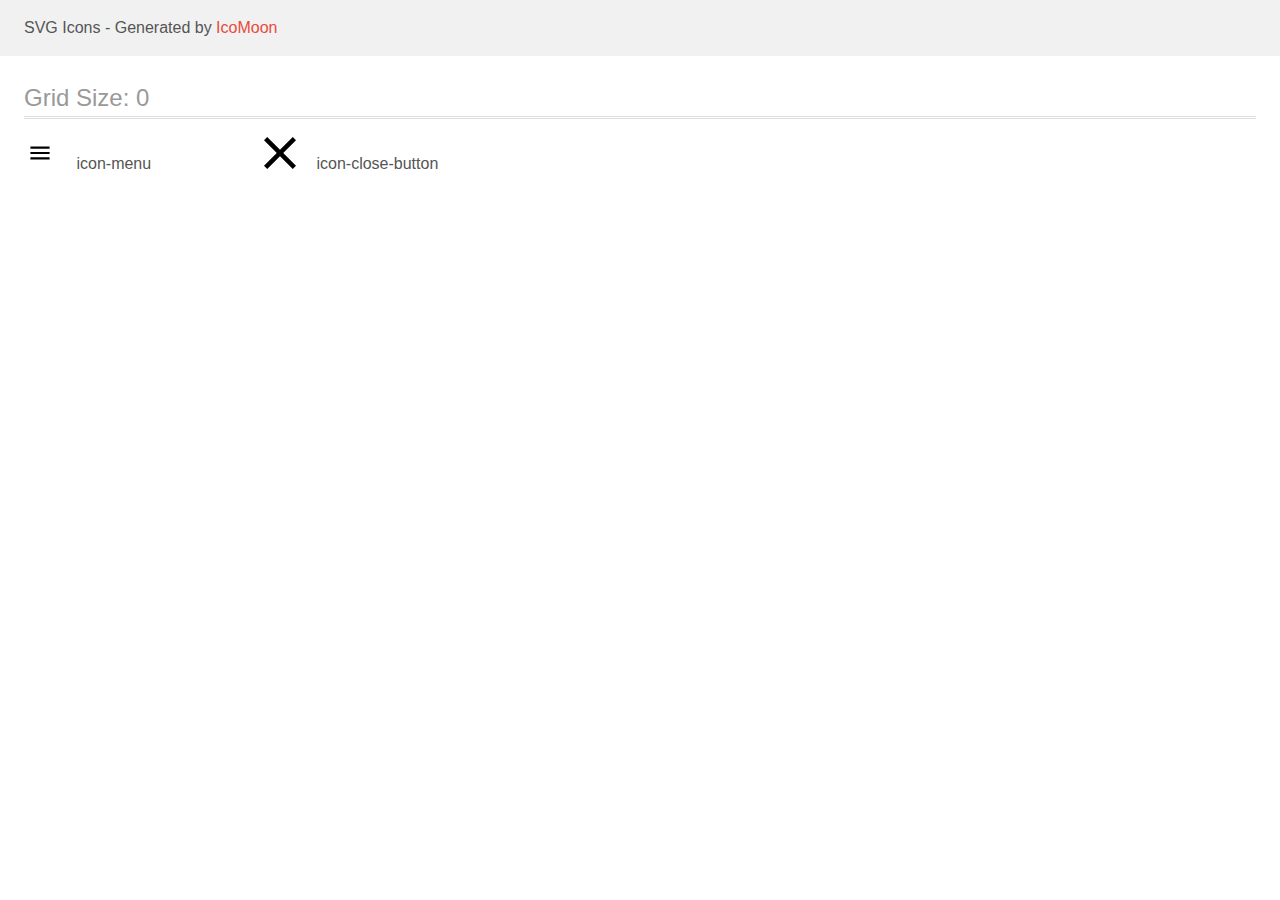
<file: images/icomoon8-1/demo.html>
<!doctype html>
<html>
<head>
    <title>IcoMoon - SVG Icons</title>
    <meta charset="utf-8">
    <meta name="viewport" content="width=device-width, initial-scale=1">
    <link rel="stylesheet" href="demo-files/demo.css">
    <link rel="stylesheet" href="style.css">
</head>
<body>
<svg aria-hidden="true" style="position: absolute; width: 0; height: 0; overflow: hidden;" version="1.1" xmlns="http://www.w3.org/2000/svg" xmlns:xlink="http://www.w3.org/1999/xlink">
<defs>
<symbol id="icon-menu" viewBox="0 0 32 32">
<path d="M6.4 11.734v-2.134h19.2v2.134h-19.2zM6.4 17.066h19.2v-2.133h-19.2v2.133zM6.4 22.4h19.2v-2.134h-19.2v2.134z"></path>
</symbol>
<symbol id="icon-close-button" viewBox="0 0 32 32">
<path d="M32 3.223l-3.223-3.223-12.777 12.777-12.777-12.777-3.223 3.223 12.777 12.777-12.777 12.777 3.223 3.223 12.777-12.777 12.777 12.777 3.223-3.223-12.777-12.777 12.777-12.777z"></path>
</symbol>
</defs>
</svg>

<header class="bgc1 clearfix">
<div class="mhl">
    <p>SVG Icons - Generated by <a href="https://icomoon.io/app">IcoMoon</a></p>
</div>
</header>
    <div class="clearfix mhl ptl">
        <h1 class="mvm mtn fgc1">Grid Size: 0</h1>
        <div class="glyph fs1">
            <div class="clearfix pbs">
                <svg class="icon icon-menu"><use xlink:href="#icon-menu"></use></svg><span class="name"> icon-menu</span>
            </div>
        </div>
        <div class="glyph fs1">
            <div class="clearfix pbs">
                <svg class="icon icon-close-button"><use xlink:href="#icon-close-button"></use></svg><span class="name"> icon-close-button</span>
            </div>
        </div>
  </div>
<script defer src="svgxuse.js"></script>
</body>
</html>
</file>
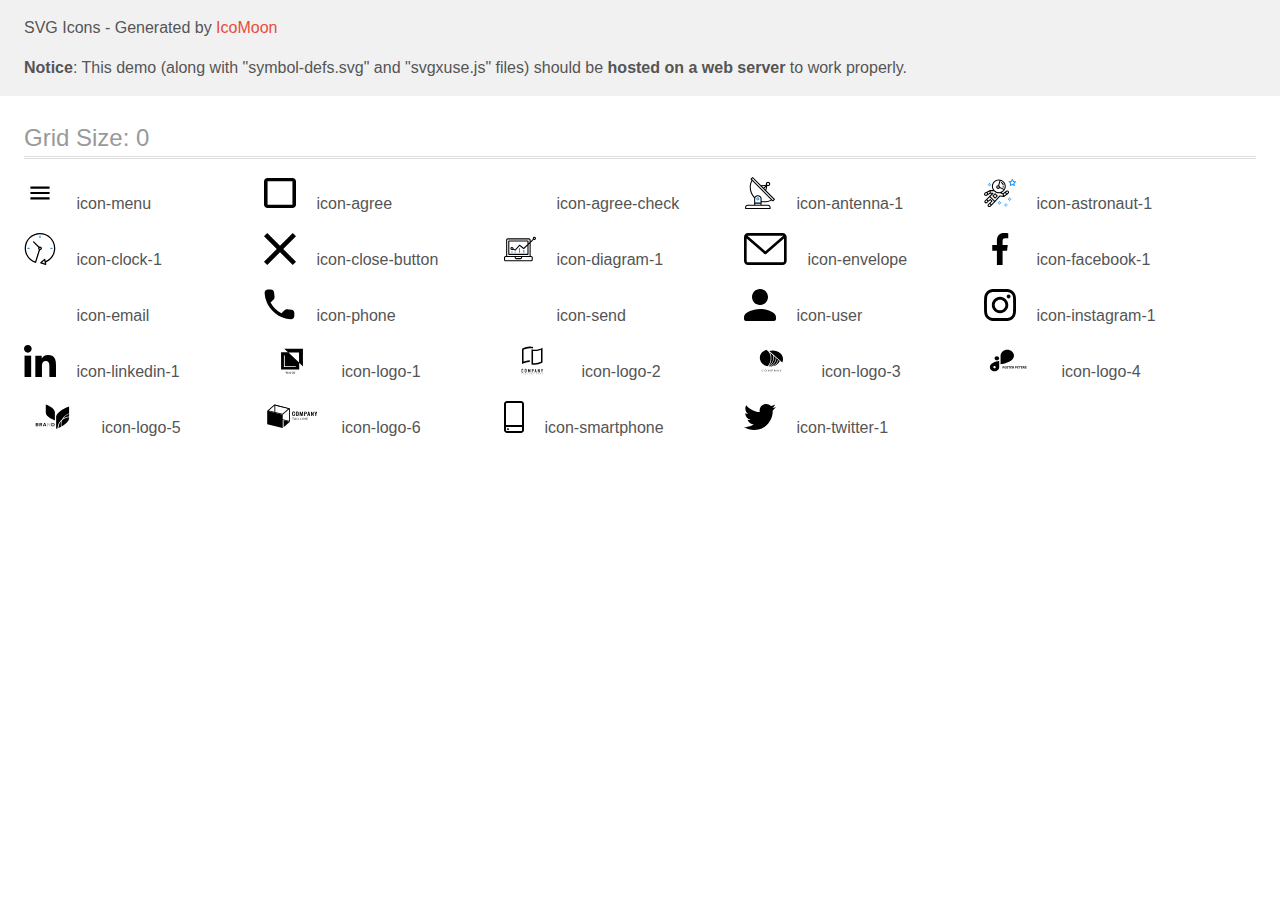
<file: images/icomoon8-1/icomoon8-1/demo-external-svg.html>
<!doctype html>
<html>
<head>
    <title>IcoMoon - SVG Icons</title>
    <meta charset="utf-8">
    <meta name="viewport" content="width=device-width, initial-scale=1">
    <link rel="stylesheet" href="demo-files/demo.css">
    <link rel="stylesheet" href="style.css">
</head>
<body>
<header class="bgc1 clearfix">
<div class="mhl">
    <p>SVG Icons - Generated by <a href="https://icomoon.io/app">IcoMoon</a></p><p><strong>Notice</strong>: This demo (along with "symbol-defs.svg" and "svgxuse.js" files) should be <b>hosted on a web server</b> to work properly.</p>
</div>
</header>
    <div class="clearfix mhl ptl">
        <h1 class="mvm mtn fgc1">Grid Size: 0</h1>
        <div class="glyph fs1">
            <div class="clearfix pbs">
                <svg class="icon icon-menu"><use xlink:href="symbol-defs.svg#icon-menu"></use></svg><span class="name"> icon-menu</span>
            </div>
        </div>
        <div class="glyph fs1">
            <div class="clearfix pbs">
                <svg class="icon icon-agree"><use xlink:href="symbol-defs.svg#icon-agree"></use></svg><span class="name"> icon-agree</span>
            </div>
        </div>
        <div class="glyph fs1">
            <div class="clearfix pbs">
                <svg class="icon icon-agree-check"><use xlink:href="symbol-defs.svg#icon-agree-check"></use></svg><span class="name"> icon-agree-check</span>
            </div>
        </div>
        <div class="glyph fs1">
            <div class="clearfix pbs">
                <svg class="icon icon-antenna-1"><use xlink:href="symbol-defs.svg#icon-antenna-1"></use></svg><span class="name"> icon-antenna-1</span>
            </div>
        </div>
        <div class="glyph fs1">
            <div class="clearfix pbs">
                <svg class="icon icon-astronaut-1"><use xlink:href="symbol-defs.svg#icon-astronaut-1"></use></svg><span class="name"> icon-astronaut-1</span>
            </div>
        </div>
        <div class="glyph fs1">
            <div class="clearfix pbs">
                <svg class="icon icon-clock-1"><use xlink:href="symbol-defs.svg#icon-clock-1"></use></svg><span class="name"> icon-clock-1</span>
            </div>
        </div>
        <div class="glyph fs1">
            <div class="clearfix pbs">
                <svg class="icon icon-close-button"><use xlink:href="symbol-defs.svg#icon-close-button"></use></svg><span class="name"> icon-close-button</span>
            </div>
        </div>
        <div class="glyph fs1">
            <div class="clearfix pbs">
                <svg class="icon icon-diagram-1"><use xlink:href="symbol-defs.svg#icon-diagram-1"></use></svg><span class="name"> icon-diagram-1</span>
            </div>
        </div>
        <div class="glyph fs1">
            <div class="clearfix pbs">
                <svg class="icon icon-envelope"><use xlink:href="symbol-defs.svg#icon-envelope"></use></svg><span class="name"> icon-envelope</span>
            </div>
        </div>
        <div class="glyph fs1">
            <div class="clearfix pbs">
                <svg class="icon icon-facebook-1"><use xlink:href="symbol-defs.svg#icon-facebook-1"></use></svg><span class="name"> icon-facebook-1</span>
            </div>
        </div>
        <div class="glyph fs1">
            <div class="clearfix pbs">
                <svg class="icon icon-email"><use xlink:href="symbol-defs.svg#icon-email"></use></svg><span class="name"> icon-email</span>
            </div>
        </div>
        <div class="glyph fs1">
            <div class="clearfix pbs">
                <svg class="icon icon-phone"><use xlink:href="symbol-defs.svg#icon-phone"></use></svg><span class="name"> icon-phone</span>
            </div>
        </div>
        <div class="glyph fs1">
            <div class="clearfix pbs">
                <svg class="icon icon-send"><use xlink:href="symbol-defs.svg#icon-send"></use></svg><span class="name"> icon-send</span>
            </div>
        </div>
        <div class="glyph fs1">
            <div class="clearfix pbs">
                <svg class="icon icon-user"><use xlink:href="symbol-defs.svg#icon-user"></use></svg><span class="name"> icon-user</span>
            </div>
        </div>
        <div class="glyph fs1">
            <div class="clearfix pbs">
                <svg class="icon icon-instagram-1"><use xlink:href="symbol-defs.svg#icon-instagram-1"></use></svg><span class="name"> icon-instagram-1</span>
            </div>
        </div>
        <div class="glyph fs1">
            <div class="clearfix pbs">
                <svg class="icon icon-linkedin-1"><use xlink:href="symbol-defs.svg#icon-linkedin-1"></use></svg><span class="name"> icon-linkedin-1</span>
            </div>
        </div>
        <div class="glyph fs1">
            <div class="clearfix pbs">
                <svg class="icon icon-logo-1"><use xlink:href="symbol-defs.svg#icon-logo-1"></use></svg><span class="name"> icon-logo-1</span>
            </div>
        </div>
        <div class="glyph fs1">
            <div class="clearfix pbs">
                <svg class="icon icon-logo-2"><use xlink:href="symbol-defs.svg#icon-logo-2"></use></svg><span class="name"> icon-logo-2</span>
            </div>
        </div>
        <div class="glyph fs1">
            <div class="clearfix pbs">
                <svg class="icon icon-logo-3"><use xlink:href="symbol-defs.svg#icon-logo-3"></use></svg><span class="name"> icon-logo-3</span>
            </div>
        </div>
        <div class="glyph fs1">
            <div class="clearfix pbs">
                <svg class="icon icon-logo-4"><use xlink:href="symbol-defs.svg#icon-logo-4"></use></svg><span class="name"> icon-logo-4</span>
            </div>
        </div>
        <div class="glyph fs1">
            <div class="clearfix pbs">
                <svg class="icon icon-logo-5"><use xlink:href="symbol-defs.svg#icon-logo-5"></use></svg><span class="name"> icon-logo-5</span>
            </div>
        </div>
        <div class="glyph fs1">
            <div class="clearfix pbs">
                <svg class="icon icon-logo-6"><use xlink:href="symbol-defs.svg#icon-logo-6"></use></svg><span class="name"> icon-logo-6</span>
            </div>
        </div>
        <div class="glyph fs1">
            <div class="clearfix pbs">
                <svg class="icon icon-smartphone"><use xlink:href="symbol-defs.svg#icon-smartphone"></use></svg><span class="name"> icon-smartphone</span>
            </div>
        </div>
        <div class="glyph fs1">
            <div class="clearfix pbs">
                <svg class="icon icon-twitter-1"><use xlink:href="symbol-defs.svg#icon-twitter-1"></use></svg><span class="name"> icon-twitter-1</span>
            </div>
        </div>
  </div>
<script defer src="svgxuse.js"></script>
</body>
</html>
</file>
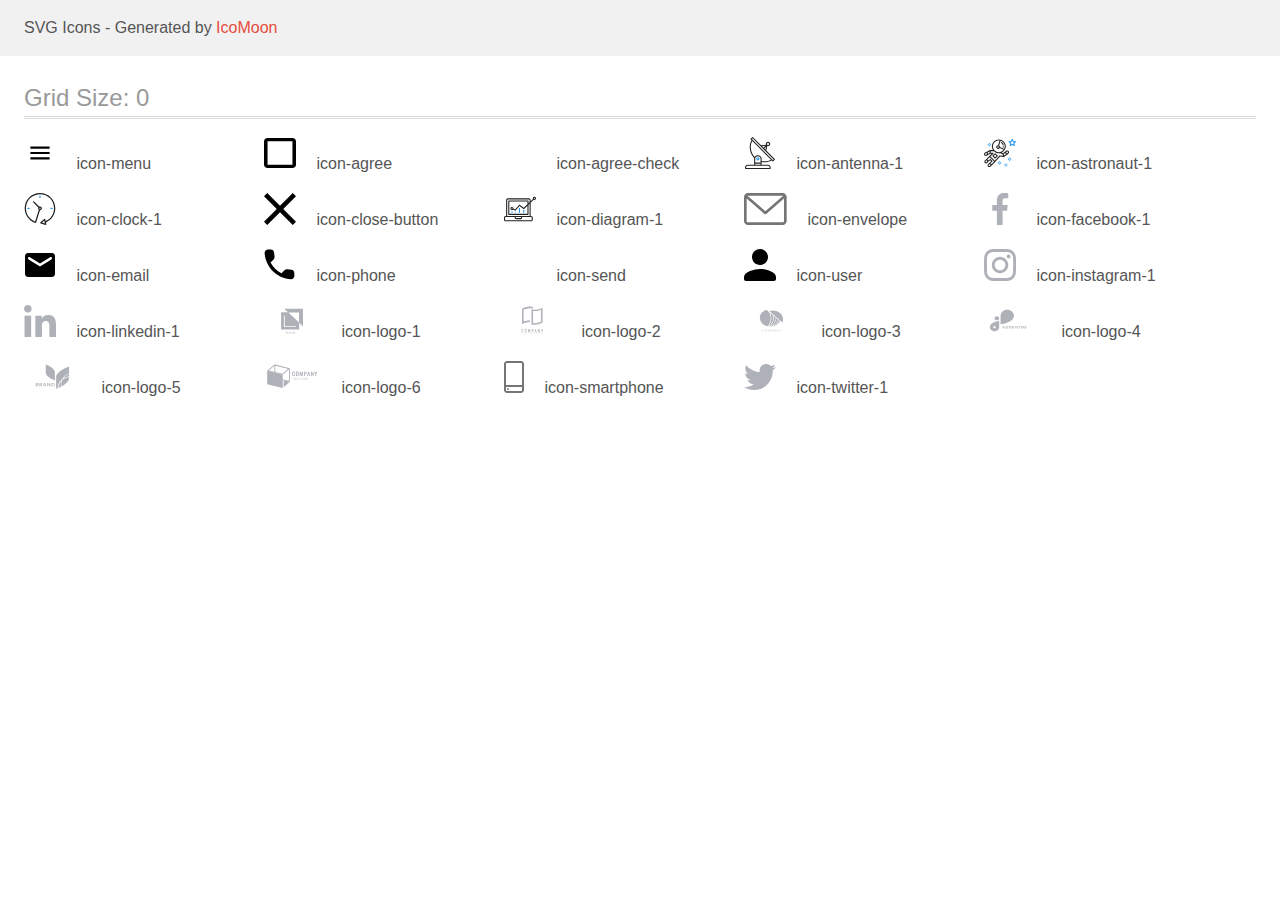
<file: images/icomoon8-1/icomoon8-1/demo.html>
<!doctype html>
<html>
<head>
    <title>IcoMoon - SVG Icons</title>
    <meta charset="utf-8">
    <meta name="viewport" content="width=device-width, initial-scale=1">
    <link rel="stylesheet" href="demo-files/demo.css">
    <link rel="stylesheet" href="style.css">
</head>
<body>
<svg aria-hidden="true" style="position: absolute; width: 0; height: 0; overflow: hidden;" version="1.1" xmlns="http://www.w3.org/2000/svg" xmlns:xlink="http://www.w3.org/1999/xlink">
<defs>
<symbol id="icon-menu" viewBox="0 0 32 32">
<path d="M6.4 11.734v-2.134h19.2v2.134h-19.2zM6.4 17.066h19.2v-2.133h-19.2v2.133zM6.4 22.4h19.2v-2.134h-19.2v2.134z"></path>
</symbol>
<symbol id="icon-agree" viewBox="0 0 32 32">
<path d="M28.444 4.333v23.333h-24.889v-23.333h24.889zM28.444 1h-24.889c-1.956 0-3.556 1.5-3.556 3.333v23.333c0 1.833 1.6 3.333 3.556 3.333h24.889c1.956 0 3.556-1.5 3.556-3.333v-23.333c0-1.833-1.6-3.333-3.556-3.333z"></path>
</symbol>
<symbol id="icon-agree-check" viewBox="0 0 32 32">
<path fill="#fff" style="fill: var(--color1, #fff); stroke: var(--color1, #fff)" stroke="#fff" stroke-linejoin="miter" stroke-linecap="butt" stroke-miterlimit="4" stroke-width="0.4923" d="M4.817 15.389l-0.169-0.162-2.544 2.41 8.962 8.55 18.829-17.962-2.527-2.411-16.302 15.536-6.249-5.962z"></path>
</symbol>
<symbol id="icon-antenna-1" viewBox="0 0 32 32">
<path fill="#212121" style="fill: var(--color2, #212121)" d="M30.773 22.098l-8.443-8.505 0.937-4.615c0.242 0.094 0.499 0.144 0.758 0.146h0.006c1.192 0.014 2.17-0.941 2.184-2.133s-0.941-2.17-2.133-2.184c-1.192-0.014-2.17 0.941-2.184 2.133-0.003 0.255 0.039 0.509 0.125 0.749l-4.96 0.605-8.091-8.133c-0.099-0.101-0.235-0.159-0.377-0.16-0.14 0.001-0.274 0.056-0.373 0.155l-1.513 1.504c-0.208 0.208-0.208 0.546 0 0.754l0.814 0.826c-3.153 5.798-2.129 12.978 2.519 17.663 0.043 0.041 0.092 0.074 0.146 0.098-0.034 0.18-0.051 0.364-0.052 0.547v6.187h-6.4c-1.472 0.002-2.665 1.195-2.667 2.667v1.067c0 0.295 0.239 0.533 0.533 0.533h24.533c0.295 0 0.533-0.239 0.533-0.533v-1.067c-0.002-1.472-1.195-2.665-2.667-2.667h-6.4v-2.742c1.003 0.21 2.024 0.317 3.049 0.32 2.458-0.003 4.877-0.615 7.040-1.783l0.818 0.823c0.099 0.101 0.235 0.159 0.377 0.16 0.14-0.001 0.274-0.056 0.373-0.155l1.513-1.504c0.208-0.208 0.208-0.546 0-0.754zM23.28 6.233c0.418-0.415 1.093-0.414 1.508 0.004s0.414 1.093-0.004 1.508c-0.2 0.199-0.47 0.31-0.752 0.31h-0.003c-0.589-0.003-1.064-0.483-1.061-1.072 0.002-0.282 0.115-0.552 0.314-0.751h-0.002zM22.024 9.738l-0.598 2.946-1.175-1.182 1.774-1.763zM21.419 8.836l-1.92 1.909-1.485-1.493 3.405-0.415zM24.004 28.8c0.884 0 1.6 0.716 1.6 1.6v0.533h-23.467v-0.533c0-0.884 0.716-1.6 1.6-1.6h20.267zM16.537 26.667v1.067h-5.333v-1.067h5.333zM11.204 25.6v-4.053c0-1.294 1.196-2.347 2.667-2.347s2.667 1.053 2.667 2.347v4.053h-5.333zM17.604 23.904v-2.357c0-1.882-1.675-3.413-3.733-3.413-1.331-0.020-2.576 0.657-3.281 1.786-4.058-4.274-4.971-10.645-2.279-15.887l18.602 18.708c-2.872 1.461-6.165 1.873-9.309 1.163zM28.893 23.22l-21.057-21.181 0.755-0.752 7.935 7.98c0.004 0 0.006 0.007 0.010 0.010l13.115 13.191-0.757 0.752z"></path>
<path fill="#2196f3" style="fill: var(--color3, #2196f3)" d="M13.876 20.267h-0.005c-0.884-0.001-1.601 0.714-1.602 1.598s0.714 1.601 1.598 1.602h0.005c0.884 0.001 1.601-0.714 1.602-1.598s-0.714-1.601-1.598-1.602zM14.249 22.245c-0.1 0.1-0.236 0.156-0.378 0.155-0.295-0.002-0.532-0.242-0.531-0.536 0.001-0.141 0.057-0.276 0.157-0.375s0.233-0.154 0.373-0.155c0.295 0.002 0.532 0.241 0.53 0.536-0.001 0.141-0.057 0.276-0.157 0.375h0.005z"></path>
</symbol>
<symbol id="icon-astronaut-1" viewBox="0 0 32 32">
<path fill="#2196f3" style="fill: var(--color3, #2196f3)" d="M31.974 4.524c-0.063-0.193-0.229-0.333-0.43-0.363l-1.91-0.278-0.855-1.731c-0.179-0.365-0.777-0.365-0.956 0l-0.855 1.731-1.91 0.278c-0.201 0.029-0.367 0.17-0.431 0.363-0.062 0.193-0.011 0.405 0.135 0.547l1.383 1.348-0.326 1.903c-0.034 0.2 0.048 0.402 0.212 0.522 0.166 0.121 0.382 0.135 0.562 0.040l1.709-0.899 1.709 0.899c0.078 0.041 0.164 0.061 0.249 0.061 0.11 0 0.221-0.034 0.314-0.102 0.164-0.119 0.246-0.322 0.212-0.522l-0.326-1.903 1.383-1.348c0.145-0.142 0.197-0.354 0.135-0.547zM29.511 5.851c-0.125 0.122-0.183 0.299-0.153 0.472l0.191 1.114-1-0.526c-0.078-0.041-0.163-0.061-0.249-0.061s-0.17 0.020-0.249 0.061l-1.001 0.526 0.191-1.114c0.030-0.173-0.028-0.349-0.153-0.472l-0.81-0.789 1.119-0.163c0.174-0.025 0.324-0.134 0.402-0.292l0.5-1.013 0.5 1.013c0.078 0.157 0.228 0.267 0.402 0.292l1.119 0.163-0.809 0.789z"></path>
<path fill="#2196f3" style="fill: var(--color3, #2196f3)" d="M26.134 20.522h-1.067v1.067h1.067v-1.067z"></path>
<path fill="#2196f3" style="fill: var(--color3, #2196f3)" d="M26.134 22.656h-1.067v1.067h1.067v-1.067z"></path>
<path fill="#2196f3" style="fill: var(--color3, #2196f3)" d="M27.2 21.589h-1.067v1.067h1.067v-1.067z"></path>
<path fill="#2196f3" style="fill: var(--color3, #2196f3)" d="M25.067 21.589h-1.067v1.067h1.067v-1.067z"></path>
<path fill="#2196f3" style="fill: var(--color3, #2196f3)" d="M22.4 26.389h-1.067v1.067h1.067v-1.067z"></path>
<path fill="#2196f3" style="fill: var(--color3, #2196f3)" d="M22.4 28.522h-1.067v1.067h1.067v-1.067z"></path>
<path fill="#2196f3" style="fill: var(--color3, #2196f3)" d="M23.467 27.456h-1.067v1.067h1.067v-1.067z"></path>
<path fill="#2196f3" style="fill: var(--color3, #2196f3)" d="M21.333 27.456h-1.067v1.067h1.067v-1.067z"></path>
<path fill="#2196f3" style="fill: var(--color3, #2196f3)" d="M16 24.256h-1.067v1.067h1.067v-1.067z"></path>
<path fill="#2196f3" style="fill: var(--color3, #2196f3)" d="M16 26.389h-1.067v1.067h1.067v-1.067z"></path>
<path fill="#2196f3" style="fill: var(--color3, #2196f3)" d="M17.067 25.322h-1.067v1.067h1.067v-1.067z"></path>
<path fill="#2196f3" style="fill: var(--color3, #2196f3)" d="M14.933 25.322h-1.067v1.067h1.067v-1.067z"></path>
<path fill="#2196f3" style="fill: var(--color3, #2196f3)" d="M5.867 6.122h-1.067v1.067h1.067v-1.067z"></path>
<path fill="#2196f3" style="fill: var(--color3, #2196f3)" d="M5.867 8.255h-1.067v1.067h1.067v-1.067z"></path>
<path fill="#2196f3" style="fill: var(--color3, #2196f3)" d="M6.933 7.189h-1.067v1.067h1.067v-1.067z"></path>
<path fill="#2196f3" style="fill: var(--color3, #2196f3)" d="M4.8 7.189h-1.067v1.067h1.067v-1.067z"></path>
<path fill="#212121" style="fill: var(--color2, #212121)" d="M24.715 14.159c-0.287-0.388-0.709-0.637-1.188-0.705-0.481-0.068-0.956 0.058-1.34 0.352l-1.252 0.96-1.898 1.417-1.358-0.541c2.421-1.086 4.114-3.508 4.114-6.32 0-3.823-3.123-6.933-6.961-6.933s-6.961 3.11-6.961 6.933c0 1.386 0.414 2.674 1.12 3.758l-2.764-0.024c-0.002 0-0.003 0-0.005 0-0.009 0-0.015 0.004-0.023 0.005-0.053 0.002-0.105 0.013-0.155 0.031-0.013 0.005-0.026 0.008-0.038 0.013-0.006 0.003-0.013 0.003-0.019 0.006l-3.233 1.596c-0.001 0-0.001 0-0.001 0.001l-1.893 0.911c-0.021 0.009-0.042 0.021-0.063 0.035-0.755 0.502-1.012 1.489-0.598 2.295 0.22 0.429 0.595 0.745 1.056 0.889 0.178 0.055 0.359 0.083 0.539 0.083 0.29 0 0.577-0.071 0.839-0.211l1.388-0.738 2.264-1.169 1.357-0.008-5.442 5.416c-0.001 0.001-0.001 0.001-0.002 0.001l-1.339 1.333c-0.316 0.315-0.49 0.732-0.49 1.178s0.174 0.863 0.49 1.179c0.325 0.323 0.752 0.485 1.179 0.485s0.854-0.162 1.18-0.485l1.314-1.309 1.741-1.3 0.901 0.897-1.762 1.754c0 0.001-0.001 0.001-0.002 0.001l-1.339 1.333c-0.316 0.315-0.49 0.732-0.49 1.178s0.174 0.863 0.49 1.179c0.325 0.323 0.753 0.485 1.18 0.485s0.855-0.162 1.18-0.485l3.482-3.467c0.001-0.001 0.001-0.001 0.001-0.002l1.010-1-0.004-0.004c0.006-0.006 0.015-0.009 0.022-0.015l5.166-5.658 3.471 0.494c0.025 0.004 0.050 0.005 0.075 0.005 0.065 0 0.127-0.015 0.187-0.038 0.018-0.006 0.033-0.015 0.050-0.023 0.019-0.010 0.039-0.015 0.058-0.027l3.213-2.133c0.012-0.008 0.018-0.021 0.029-0.029 0.013-0.010 0.029-0.014 0.041-0.026l1.271-1.191c0.662-0.62 0.753-1.635 0.212-2.362zM2.13 17.77c-0.173 0.093-0.37 0.111-0.558 0.052-0.187-0.058-0.338-0.186-0.427-0.358-0.161-0.314-0.068-0.695 0.214-0.902l1.314-0.632 0.449 1.312-0.992 0.528zM5.628 15.942l-1.548 0.8-0.439-1.283 2.027-1.001-0.040 1.484zM20.727 9.322c0 0.918-0.219 1.785-0.599 2.559l-4.181-1.899c-0.044-0.573-0.341-1.075-0.788-1.388l1.464-4.86c2.378 0.756 4.105 2.974 4.105 5.588zM8.938 9.322c0-3.235 2.644-5.867 5.894-5.867 0.253 0 0.5 0.021 0.745 0.052l-1.432 4.754c-0.019-0.001-0.037-0.006-0.057-0.006-1.033 0-1.873 0.837-1.873 1.867s0.84 1.867 1.873 1.867c0.694 0 1.294-0.383 1.618-0.945l3.862 1.755c-1.075 1.446-2.795 2.39-4.737 2.39-3.25 0-5.894-2.632-5.894-5.867zM14.894 10.122c0 0.441-0.362 0.8-0.806 0.8s-0.806-0.359-0.806-0.8c0-0.441 0.362-0.8 0.806-0.8s0.806 0.359 0.806 0.8zM2.465 25.146c-0.236 0.234-0.619 0.234-0.854 0.001-0.114-0.114-0.176-0.263-0.176-0.423s0.062-0.309 0.176-0.421l0.962-0.958 0.851 0.848-0.959 0.955zM5.679 28.88c-0.236 0.234-0.619 0.235-0.855 0.001-0.114-0.114-0.176-0.263-0.176-0.423s0.062-0.309 0.176-0.421l0.963-0.959 0.852 0.848-0.96 0.955zM9.16 25.411c-0.001 0-0.001 0-0.002 0.001l-1.765 1.76-0.852-0.848 1.763-1.755c0 0 0 0 0 0s0.001-0.001 0.002-0.001c0.040-0.040 0.065-0.088 0.090-0.135 0.007-0.014 0.020-0.026 0.026-0.040 0.017-0.041 0.019-0.085 0.026-0.129 0.003-0.025 0.014-0.047 0.014-0.073 0-0.036-0.013-0.070-0.020-0.106-0.006-0.032-0.006-0.065-0.019-0.095-0.020-0.050-0.055-0.094-0.091-0.138-0.010-0.012-0.014-0.027-0.025-0.038 0 0 0 0-0.001 0s-0.001-0.002-0.001-0.002l-1.607-1.6c-0.017-0.017-0.039-0.024-0.058-0.038-0.028-0.022-0.055-0.042-0.087-0.058-0.030-0.015-0.061-0.024-0.093-0.033-0.034-0.010-0.067-0.017-0.103-0.020-0.033-0.002-0.063 0.001-0.095 0.005-0.036 0.004-0.069 0.009-0.104 0.020-0.034 0.011-0.063 0.027-0.094 0.045-0.020 0.011-0.042 0.015-0.061 0.029l-1.773 1.324-0.901-0.897 2.399-2.386 4.361 4.289-0.928 0.919zM15.979 18.394c-0.015-0.002-0.030 0.004-0.045 0.003-0.039-0.002-0.076 0.001-0.115 0.007-0.030 0.005-0.059 0.011-0.088 0.021-0.034 0.012-0.065 0.028-0.097 0.047-0.030 0.018-0.057 0.037-0.083 0.061-0.013 0.011-0.028 0.017-0.040 0.029l-4.698 5.146-4.328-4.257 2.833-2.818c0.209-0.208 0.21-0.546 0.002-0.755-0.105-0.105-0.243-0.157-0.381-0.156v-0.001l-2.219 0.013 0.028-1.607 3.104 0.027c1.265 1.294 3.029 2.101 4.981 2.101 0.437 0 0.864-0.045 1.279-0.123 0.040 0.032 0.079 0.065 0.13 0.085l2.41 0.96 0.331 1.644-3.003-0.427zM20.020 18.572l-0.313-1.558 1.446-1.080 0.947 1.257-2.080 1.381zM23.774 15.741l-0.838 0.785-0.931-1.236 0.831-0.637c0.155-0.119 0.351-0.168 0.543-0.143 0.193 0.027 0.364 0.128 0.48 0.284 0.217 0.292 0.18 0.699-0.085 0.947z"></path>
<path fill="#212121" style="fill: var(--color2, #212121)" d="M13.602 18.544l-2.143-2.133c-0.207-0.207-0.545-0.207-0.753 0l-2.142 2.133c-0.1 0.101-0.157 0.236-0.157 0.378s0.056 0.278 0.157 0.378l2.142 2.133c0.104 0.103 0.241 0.155 0.377 0.155s0.273-0.052 0.376-0.155l2.143-2.133c0.1-0.1 0.157-0.236 0.157-0.378s-0.057-0.278-0.157-0.378zM11.083 20.303l-1.387-1.381 1.387-1.381 1.387 1.381-1.387 1.381z"></path>
<path fill="#212121" style="fill: var(--color2, #212121)" d="M17.164 5.071l-0.258 1.036c0.071 0.018 1.738 0.452 1.738 2.149h1.067c0-2.017-1.666-2.965-2.547-3.185z"></path>
<path fill="#212121" style="fill: var(--color2, #212121)" d="M19.711 9.322h-1.067v1.067h1.067v-1.067z"></path>
</symbol>
<symbol id="icon-clock-1" viewBox="0 0 32 32">
<path fill="#212121" style="fill: var(--color2, #212121)" d="M31.297 15.301c-0.002-8.452-6.855-15.303-15.308-15.301s-15.303 6.855-15.301 15.308c0.001 6.658 4.307 12.551 10.649 14.576 0.061 0.019 0.124 0.029 0.187 0.029 0.121 0 0.239-0.032 0.342-0.094 0.135-0.080 0.236-0.207 0.283-0.356l3.865-12.25c1.057-0.005 1.909-0.866 1.903-1.923s-0.866-1.909-1.923-1.903c-0.284 0.001-0.565 0.067-0.82 0.191l-5.106-5.107c-0.253-0.245-0.657-0.238-0.902 0.016-0.239 0.247-0.239 0.639 0 0.886l5.103 5.109c-0.392 0.799-0.168 1.764 0.536 2.309l-3.683 11.673c-7.278-2.681-11.004-10.754-8.323-18.032s10.754-11.004 18.032-8.323 11.004 10.754 8.323 18.032c-1.31 3.556-4.001 6.431-7.462 7.973l-0.398-1.874c-0.073-0.344-0.411-0.565-0.756-0.492-0.109 0.023-0.209 0.074-0.292 0.148l-3.837 3.426c-0.263 0.234-0.287 0.637-0.052 0.9 0.076 0.085 0.174 0.149 0.283 0.184l4.899 1.563c0.335 0.108 0.694-0.077 0.802-0.412 0.034-0.106 0.040-0.219 0.017-0.328l-0.391-1.839c5.664-2.388 9.342-7.942 9.329-14.089zM15.992 14.664c0.352 0 0.638 0.286 0.638 0.638s-0.286 0.638-0.638 0.638c-0.352 0-0.638-0.285-0.638-0.638s0.285-0.638 0.638-0.638zM18.093 29.528l2.184-1.948 0.603 2.84-2.787-0.892z"></path>
<path fill="#2196f3" style="fill: var(--color3, #2196f3)" d="M15.354 3.185v1.275c0 0.352 0.285 0.638 0.638 0.638s0.638-0.285 0.638-0.638v-1.275c0-0.352-0.286-0.638-0.638-0.638s-0.638 0.286-0.638 0.638z"></path>
<path fill="#2196f3" style="fill: var(--color3, #2196f3)" d="M3.876 14.664c-0.352 0-0.638 0.286-0.638 0.638s0.285 0.638 0.638 0.638h1.275c0.352 0 0.638-0.285 0.638-0.638s-0.285-0.638-0.638-0.638h-1.275z"></path>
<path fill="#2196f3" style="fill: var(--color3, #2196f3)" d="M28.108 15.939c0.352 0 0.638-0.285 0.638-0.638s-0.285-0.638-0.638-0.638h-1.275c-0.352 0-0.638 0.286-0.638 0.638s0.286 0.638 0.638 0.638h1.275z"></path>
</symbol>
<symbol id="icon-close-button" viewBox="0 0 32 32">
<path d="M32 3.223l-3.223-3.223-12.777 12.777-12.777-12.777-3.223 3.223 12.777 12.777-12.777 12.777 3.223 3.223 12.777-12.777 12.777 12.777 3.223-3.223-12.777-12.777 12.777-12.777z"></path>
</symbol>
<symbol id="icon-diagram-1" viewBox="0 0 32 32">
<path fill="#2196f3" style="fill: var(--color3, #2196f3)" d="M14.926 14.965h1.066v4.798h-1.066v-4.797z"></path>
<path fill="#2196f3" style="fill: var(--color3, #2196f3)" d="M19.19 17.097h1.066v2.665h-1.066v-2.665z"></path>
<path fill="#2196f3" style="fill: var(--color3, #2196f3)" d="M10.661 18.696h1.066v1.066h-1.066v-1.066z"></path>
<path fill="#2196f3" style="fill: var(--color3, #2196f3)" d="M7.463 18.163h1.066v1.599h-1.066v-1.599z"></path>
<path fill="#212121" style="fill: var(--color2, #212121)" d="M1.599 28.291h25.587c0.883 0 1.599-0.716 1.599-1.599v-2.132c0-0.883-0.716-1.599-1.599-1.599h-0.533v-13.293l3.028-2.868c0.703 0.346 1.553 0.136 2.013-0.499s0.396-1.508-0.152-2.068-1.42-0.644-2.065-0.198c-0.644 0.446-0.873 1.292-0.542 2.002l-2.281 2.163v-1.23c0-0.883-0.716-1.599-1.599-1.599h-21.322c-0.883 0-1.599 0.716-1.599 1.599v15.992h-0.533c-0.883 0-1.599 0.716-1.599 1.599v2.132c0 0.883 0.716 1.599 1.599 1.599zM30.384 4.837c0.294 0 0.533 0.239 0.533 0.533s-0.239 0.533-0.533 0.533c-0.294 0-0.533-0.239-0.533-0.533s0.239-0.533 0.533-0.533zM3.198 6.969c0-0.294 0.239-0.533 0.533-0.533h21.322c0.294 0 0.533 0.239 0.533 0.533v2.239l-1.066 1.013v-2.186c0-0.294-0.239-0.533-0.533-0.533h-19.19c-0.294 0-0.533 0.239-0.533 0.533v13.326c0 0.294 0.239 0.533 0.533 0.533h19.19c0.294 0 0.533-0.239 0.533-0.533v-9.674l1.066-1.010v12.284h-22.388v-15.992zM7.996 13.899c-0.721-0.002-1.354 0.478-1.546 1.174s0.105 1.433 0.725 1.801c0.62 0.368 1.41 0.276 1.928-0.226l1.853 0.93c0.215 0.108 0.476 0.057 0.636-0.123l3.939-4.431 3.872 2.901c0.208 0.156 0.498 0.139 0.686-0.039l3.365-3.188v8.131h-18.124v-12.26h18.124v2.66l-3.771 3.572-3.904-2.927c-0.222-0.166-0.534-0.135-0.718 0.072l-3.993 4.493-1.493-0.746c0.011-0.064 0.018-0.129 0.020-0.193 0-0.883-0.716-1.599-1.599-1.599zM8.529 15.498c0 0.294-0.239 0.533-0.533 0.533s-0.533-0.239-0.533-0.533c0-0.294 0.239-0.533 0.533-0.533s0.533 0.239 0.533 0.533zM11.727 24.027h5.331v0.533c0 0.294-0.239 0.533-0.533 0.533h-4.264c-0.294 0-0.533-0.239-0.533-0.533v-0.533zM1.066 24.56c0-0.294 0.239-0.533 0.533-0.533h9.062v0.533c0 0.883 0.716 1.599 1.599 1.599h4.264c0.883 0 1.599-0.716 1.599-1.599v-0.533h9.062c0.294 0 0.533 0.239 0.533 0.533v2.132c0 0.294-0.239 0.533-0.533 0.533h-25.587c-0.294 0-0.533-0.239-0.533-0.533v-2.132z"></path>
</symbol>
<symbol id="icon-envelope" viewBox="0 0 43 32">
<path fill="#757575" style="fill: var(--color4, #757575)" d="M38.667 0h-34.667c-2.206 0-4 1.794-4 4v24c0 2.206 1.794 4 4 4h34.667c2.206 0 4-1.794 4-4v-24c0-2.206-1.794-4-4-4zM38.667 2.667c0.181 0 0.353 0.038 0.511 0.103l-17.844 15.466-17.844-15.466c0.158-0.066 0.33-0.103 0.511-0.103h34.667zM38.667 29.333h-34.667c-0.736 0-1.333-0.598-1.333-1.333v-22.413l17.793 15.421c0.251 0.217 0.563 0.326 0.874 0.326s0.622-0.108 0.874-0.326l17.793-15.421v22.413c0 0.736-0.598 1.333-1.333 1.333z"></path>
</symbol>
<symbol id="icon-facebook-1" viewBox="0 0 32 32">
<path fill="#afb1b8" style="fill: var(--color5, #afb1b8)" d="M21.329 5.313h2.921v-5.088c-0.504-0.069-2.237-0.225-4.256-0.225-4.212 0-7.097 2.649-7.097 7.519v4.481h-4.648v5.688h4.648v14.312h5.699v-14.311h4.46l0.708-5.688h-5.169v-3.919c0.001-1.644 0.444-2.769 2.735-2.769z"></path>
</symbol>
<symbol id="icon-email" viewBox="0 0 32 32">
<path d="M28 4h-24c-1.65 0-2.985 1.35-2.985 3l-0.015 18c0 1.65 1.35 3 3 3h24c1.65 0 3-1.35 3-3v-18c0-1.65-1.35-3-3-3zM27.4 10.375l-10.605 6.63c-0.48 0.3-1.11 0.3-1.59 0l-10.605-6.63c-0.375-0.24-0.6-0.645-0.6-1.080 0-1.005 1.095-1.605 1.95-1.080l10.050 6.285 10.050-6.285c0.855-0.525 1.95 0.075 1.95 1.080 0 0.435-0.225 0.84-0.6 1.080z"></path>
</symbol>
<symbol id="icon-phone" viewBox="0 0 32 32">
<path d="M27.419 20.852l-4.201-0.48c-1.009-0.116-2.002 0.232-2.713 0.943l-3.044 3.044c-4.681-2.382-8.519-6.203-10.901-10.901l3.060-3.060c0.711-0.711 1.059-1.704 0.943-2.713l-0.48-4.168c-0.198-1.671-1.604-2.928-3.292-2.928h-2.862c-1.869 0-3.424 1.555-3.308 3.424 0.877 14.126 12.174 25.407 26.284 26.284 1.869 0.116 3.424-1.439 3.424-3.308v-2.861c0.016-1.671-1.241-3.077-2.911-3.275v0z"></path>
</symbol>
<symbol id="icon-send" viewBox="0 0 32 32">
<path fill="#fff" style="fill: var(--color1, #fff)" d="M32 0l-32 18 10.227 3.788 15.773-14.788-11.998 16.186 0.010 0.004-0.012-0.004v8.814l5.735-6.691 7.265 2.691 5-28z"></path>
</symbol>
<symbol id="icon-user" viewBox="0 0 32 32">
<path d="M16 16c4.42 0 8-3.58 8-8s-3.58-8-8-8c-4.42 0-8 3.58-8 8s3.58 8 8 8zM16 20c-5.34 0-16 2.68-16 8v2c0 1.1 0.9 2 2 2h28c1.1 0 2-0.9 2-2v-2c0-5.32-10.66-8-16-8z"></path>
</symbol>
<symbol id="icon-instagram-1" viewBox="0 0 32 32">
<path fill="#afb1b8" style="fill: var(--color5, #afb1b8)" d="M31.969 9.408c-0.075-1.7-0.35-2.869-0.744-3.882-0.406-1.075-1.032-2.038-1.851-2.838-0.8-0.813-1.769-1.444-2.832-1.844-1.019-0.394-2.182-0.669-3.882-0.744-1.713-0.081-2.257-0.1-6.601-0.1s-4.888 0.019-6.595 0.094c-1.7 0.075-2.869 0.35-3.882 0.744-1.075 0.406-2.038 1.031-2.838 1.85-0.813 0.8-1.444 1.769-1.844 2.832-0.394 1.019-0.669 2.182-0.744 3.882-0.081 1.713-0.1 2.257-0.1 6.601s0.019 4.888 0.094 6.595c0.075 1.7 0.35 2.869 0.744 3.882 0.406 1.075 1.038 2.038 1.85 2.838 0.8 0.813 1.769 1.444 2.832 1.844 1.019 0.394 2.182 0.669 3.882 0.744 1.706 0.075 2.25 0.094 6.595 0.094s4.888-0.019 6.595-0.094c1.7-0.075 2.869-0.35 3.882-0.744 2.151-0.832 3.851-2.532 4.682-4.682 0.394-1.019 0.669-2.182 0.744-3.882 0.075-1.707 0.094-2.251 0.094-6.595s-0.006-4.888-0.081-6.595zM29.087 22.473c-0.069 1.563-0.331 2.407-0.55 2.969-0.538 1.394-1.644 2.5-3.038 3.038-0.563 0.219-1.413 0.481-2.969 0.55-1.688 0.075-2.194 0.094-6.464 0.094s-4.782-0.019-6.464-0.094c-1.563-0.069-2.407-0.331-2.969-0.55-0.694-0.256-1.325-0.663-1.838-1.194-0.531-0.519-0.938-1.144-1.194-1.838-0.219-0.563-0.481-1.413-0.55-2.969-0.075-1.688-0.094-2.194-0.094-6.464s0.019-4.782 0.094-6.464c0.069-1.563 0.331-2.407 0.55-2.969 0.256-0.694 0.663-1.325 1.2-1.838 0.519-0.531 1.144-0.938 1.838-1.194 0.563-0.219 1.413-0.481 2.969-0.55 1.688-0.075 2.194-0.094 6.464-0.094 4.276 0 4.782 0.019 6.464 0.094 1.563 0.069 2.407 0.331 2.969 0.55 0.694 0.256 1.325 0.662 1.838 1.194 0.531 0.519 0.938 1.144 1.194 1.838 0.219 0.563 0.481 1.413 0.55 2.969 0.075 1.688 0.094 2.194 0.094 6.464s-0.019 4.77-0.094 6.458z"></path>
<path fill="#afb1b8" style="fill: var(--color5, #afb1b8)" d="M16.059 7.783c-4.538 0-8.22 3.682-8.22 8.22s3.682 8.22 8.22 8.22c4.539 0 8.22-3.682 8.22-8.22s-3.682-8.22-8.22-8.22zM16.059 21.335c-2.944 0-5.332-2.388-5.332-5.332s2.388-5.332 5.332-5.332c2.944 0 5.332 2.388 5.332 5.332s-2.388 5.332-5.332 5.332z"></path>
<path fill="#afb1b8" style="fill: var(--color5, #afb1b8)" d="M26.524 7.458c0 1.060-0.859 1.919-1.919 1.919s-1.919-0.859-1.919-1.919c0-1.060 0.859-1.919 1.919-1.919s1.919 0.859 1.919 1.919z"></path>
</symbol>
<symbol id="icon-linkedin-1" viewBox="0 0 32 32">
<path fill="#afb1b8" style="fill: var(--color5, #afb1b8)" d="M31.992 32v-0.001h0.008v-11.736c0-5.741-1.236-10.164-7.948-10.164-3.227 0-5.392 1.771-6.276 3.449h-0.093v-2.913h-6.364v21.364h6.627v-10.579c0-2.785 0.528-5.479 3.977-5.479 3.399 0 3.449 3.179 3.449 5.657v10.401h6.62z"></path>
<path fill="#afb1b8" style="fill: var(--color5, #afb1b8)" d="M0.528 10.636h6.635v21.364h-6.635v-21.364z"></path>
<path fill="#afb1b8" style="fill: var(--color5, #afb1b8)" d="M3.843 0c-2.121 0-3.843 1.721-3.843 3.843s1.721 3.879 3.843 3.879c2.121 0 3.843-1.757 3.843-3.879-0.001-2.121-1.723-3.843-3.843-3.843v0z"></path>
</symbol>
<symbol id="icon-logo-1" viewBox="0 0 57 32">
<path fill="#afb1b8" style="fill: var(--color5, #afb1b8)" d="M20.267 3.733l3.738 3.538-6.938-0.004v17.166h18.133v-6.564l3.733 3.534v-17.671h-18.667zM35.036 17.455l-10.597-10.032h10.597v10.032zM31.746 21.923h-11.81v-11.545h0.835v10.764h10.975v0.782zM22.725 26.72l-0.436 0.898-0.436-0.898h-0.366l0.637 1.198v0.698h0.331v-0.698l0.635-1.198h-0.365zM23.273 28.615l0.154-0.441h0.734l0.155 0.441h0.344l-0.717-1.896h-0.296l-0.716 1.896h0.342zM23.794 27.122l0.275 0.786h-0.549l0.275-0.786zM25.531 27.863c-0.048 0.073-0.072 0.153-0.072 0.241 0 0.16 0.056 0.29 0.168 0.389s0.263 0.148 0.451 0.148 0.349-0.051 0.484-0.152l0.107 0.126h0.367l-0.279-0.329c0.109-0.149 0.164-0.341 0.164-0.574h-0.275c0 0.128-0.026 0.243-0.079 0.348l-0.366-0.432 0.129-0.094c0.091-0.066 0.157-0.132 0.197-0.198s0.060-0.14 0.060-0.219c0-0.12-0.044-0.22-0.133-0.301s-0.201-0.122-0.339-0.122c-0.153 0-0.274 0.043-0.365 0.13s-0.135 0.203-0.135 0.352c0 0.061 0.014 0.124 0.043 0.189s0.081 0.144 0.155 0.237c-0.141 0.101-0.235 0.188-0.283 0.262zM26.386 28.282c-0.093 0.071-0.193 0.107-0.299 0.107-0.095 0-0.17-0.027-0.227-0.082s-0.085-0.126-0.085-0.214c0-0.102 0.052-0.192 0.156-0.271l0.040-0.029 0.414 0.488zM26.046 27.442c-0.089-0.11-0.134-0.202-0.134-0.275 0-0.063 0.018-0.116 0.055-0.158s0.085-0.063 0.147-0.063c0.057 0 0.105 0.018 0.142 0.053s0.056 0.077 0.056 0.126c0 0.075-0.027 0.136-0.081 0.184l-0.040 0.033-0.145 0.099zM29.132 28.472c0.13-0.114 0.205-0.272 0.224-0.474h-0.328c-0.017 0.135-0.059 0.232-0.124 0.29s-0.162 0.087-0.292 0.087c-0.142 0-0.249-0.054-0.323-0.161s-0.109-0.264-0.109-0.469v-0.168c0.002-0.202 0.041-0.355 0.117-0.46s0.188-0.158 0.331-0.158c0.123 0 0.217 0.030 0.28 0.091s0.104 0.158 0.12 0.294h0.328c-0.021-0.207-0.095-0.368-0.223-0.482s-0.296-0.171-0.505-0.171c-0.155 0-0.293 0.037-0.411 0.111s-0.209 0.179-0.272 0.315c-0.063 0.136-0.095 0.294-0.095 0.473v0.177c0.003 0.174 0.035 0.328 0.098 0.46s0.151 0.234 0.266 0.306c0.115 0.071 0.249 0.107 0.4 0.107 0.216 0 0.389-0.056 0.52-0.169zM31.068 28.206c0.064-0.141 0.096-0.304 0.096-0.49v-0.105c-0.001-0.185-0.034-0.347-0.099-0.486s-0.158-0.247-0.277-0.32c-0.119-0.075-0.256-0.112-0.41-0.112s-0.292 0.038-0.411 0.113c-0.119 0.075-0.211 0.183-0.277 0.324s-0.098 0.305-0.098 0.49v0.107c0.001 0.181 0.034 0.342 0.099 0.48s0.159 0.246 0.279 0.322c0.121 0.075 0.258 0.112 0.411 0.112 0.155 0 0.293-0.037 0.411-0.112s0.212-0.183 0.276-0.323zM30.716 27.135c0.080 0.112 0.12 0.273 0.12 0.483v0.099c0 0.214-0.040 0.376-0.119 0.487s-0.19 0.167-0.336 0.167c-0.144 0-0.257-0.057-0.339-0.171s-0.121-0.275-0.121-0.483v-0.109c0.002-0.204 0.043-0.362 0.122-0.473s0.192-0.168 0.335-0.168c0.146 0 0.258 0.056 0.337 0.168z"></path>
</symbol>
<symbol id="icon-logo-2" viewBox="0 0 57 32">
<path fill="#afb1b8" style="fill: var(--color5, #afb1b8)" d="M26.727 3.165h-0.073c-0.112-0.007-0.224-0.010-0.336-0.012v0h-0.243c-0.212 0-0.428 0.005-0.642 0.016-0.016-0.001-0.032-0.001-0.049 0-1.944 0.11-3.848 0.596-5.609 1.431l-0.231 0.111v11.809l0.54-0.183c0.474-0.163 0.978-0.309 1.5-0.445 1.411-0.362 2.861-0.555 4.317-0.574v1.551c-0.193 0.001-0.38 0.007-0.568 0.016h-0.045c-1.121 0.061-2.233 0.232-3.322 0.51-1.378 0.345-2.708 0.863-3.957 1.542v-15.145c1.298-0.757 2.695-1.325 4.151-1.688 1.278-0.33 2.593-0.5 3.913-0.504h0.228c0.273 0.007 0.538 0.019 0.788 0.038 0.658 0.046 1.31 0.15 1.95 0.311v1.527c-0.621-0.145-1.253-0.24-1.889-0.285-0.013-0.001-0.026-0.002-0.039-0.003-0.132-0.011-0.263-0.022-0.386-0.022zM29.415 4.726c0.339 0.026 0.689 0.038 1.044 0.038 1.388-0.005 2.769-0.182 4.114-0.528 1.378-0.346 2.706-0.865 3.956-1.543v14.875c-1.298 0.756-2.696 1.325-4.153 1.688-1.279 0.329-2.593 0.498-3.913 0.503-1 0.008-1.997-0.11-2.968-0.35v-14.971c0.229 0.053 0.465 0.102 0.706 0.142 0.394 0.066 0.81 0.115 1.214 0.145zM36.985 4.841l-0.54 0.182c-0.497 0.167-0.997 0.316-1.5 0.449-1.465 0.377-2.971 0.57-4.483 0.575-0.352 0-0.676-0.010-0.989-0.030l-0.43-0.028v12.148l0.37 0.033c0.343 0.030 0.696 0.045 1.052 0.045 1.191-0.005 2.377-0.159 3.531-0.457 0.95-0.238 1.874-0.57 2.759-0.991l0.231-0.111v-11.813z"></path>
<path fill="#afb1b8" style="fill: var(--color5, #afb1b8)" d="M19.060 24.113c-0.078-0.080-0.171-0.144-0.274-0.186s-0.214-0.061-0.326-0.057c-0.119-0.002-0.237 0.021-0.347 0.065-0.101 0.040-0.193 0.101-0.27 0.178s-0.135 0.17-0.174 0.271c-0.042 0.107-0.063 0.22-0.062 0.335v2.023c-0.005 0.143 0.022 0.284 0.080 0.415 0.048 0.104 0.117 0.196 0.202 0.271 0.081 0.068 0.176 0.117 0.278 0.144 0.098 0.028 0.2 0.042 0.302 0.042 0.113 0.001 0.224-0.023 0.326-0.070 0.101-0.044 0.193-0.108 0.27-0.187 0.075-0.079 0.135-0.171 0.177-0.271 0.043-0.102 0.065-0.212 0.065-0.323v-0.226h-0.529v0.18c0.002 0.062-0.009 0.123-0.031 0.18-0.017 0.043-0.043 0.082-0.077 0.114-0.033 0.026-0.070 0.046-0.111 0.058-0.036 0.012-0.073 0.018-0.111 0.019-0.047 0.006-0.095-0.002-0.139-0.021s-0.081-0.049-0.11-0.088c-0.050-0.081-0.074-0.176-0.070-0.271v-1.887c-0.003-0.105 0.019-0.208 0.065-0.302 0.027-0.043 0.066-0.077 0.112-0.098s0.097-0.030 0.147-0.024c0.046-0.002 0.091 0.008 0.132 0.028s0.077 0.049 0.104 0.086c0.059 0.078 0.090 0.173 0.088 0.271v0.175h0.524v-0.206c0.001-0.121-0.021-0.241-0.065-0.354-0.039-0.106-0.099-0.203-0.177-0.285z"></path>
<path fill="#afb1b8" style="fill: var(--color5, #afb1b8)" d="M22.202 24.090c-0.169-0.142-0.381-0.221-0.602-0.222-0.108 0-0.215 0.020-0.316 0.057-0.103 0.037-0.198 0.093-0.279 0.165-0.088 0.079-0.158 0.175-0.205 0.283-0.053 0.124-0.079 0.257-0.077 0.392v1.941c-0.004 0.137 0.023 0.272 0.077 0.397 0.048 0.104 0.118 0.197 0.205 0.271 0.081 0.075 0.176 0.133 0.279 0.171 0.101 0.037 0.208 0.056 0.316 0.057s0.215-0.020 0.316-0.057c0.105-0.038 0.202-0.096 0.286-0.171 0.084-0.076 0.152-0.168 0.2-0.271 0.054-0.125 0.081-0.261 0.077-0.397v-1.941c0.003-0.135-0.024-0.268-0.077-0.392-0.047-0.107-0.115-0.203-0.2-0.283zM21.955 26.706c0.004 0.052-0.003 0.104-0.021 0.152s-0.047 0.092-0.084 0.128c-0.070 0.059-0.158 0.091-0.249 0.091s-0.179-0.032-0.249-0.091c-0.037-0.036-0.066-0.080-0.084-0.128s-0.025-0.101-0.021-0.152v-1.941c-0.004-0.052 0.003-0.104 0.021-0.152s0.047-0.092 0.084-0.128c0.070-0.059 0.158-0.091 0.249-0.091s0.179 0.032 0.249 0.091c0.037 0.036 0.066 0.080 0.084 0.128s0.025 0.101 0.021 0.152v1.941z"></path>
<path fill="#afb1b8" style="fill: var(--color5, #afb1b8)" d="M26.329 27.573v-3.674h-0.509l-0.668 1.945h-0.009l-0.673-1.945h-0.503v3.674h0.525v-2.235h0.009l0.514 1.58h0.262l0.518-1.58h0.009v2.235h0.525z"></path>
<path fill="#afb1b8" style="fill: var(--color5, #afb1b8)" d="M29.311 24.157c-0.081-0.091-0.183-0.16-0.297-0.201-0.123-0.040-0.251-0.059-0.38-0.057h-0.78v3.674h0.523v-1.435h0.27c0.163 0.007 0.326-0.027 0.472-0.1 0.119-0.066 0.218-0.163 0.287-0.281 0.061-0.098 0.101-0.206 0.12-0.32 0.021-0.138 0.030-0.278 0.028-0.418 0.005-0.176-0.012-0.353-0.051-0.525-0.035-0.127-0.101-0.243-0.193-0.338zM29.041 25.277c-0.002 0.067-0.019 0.132-0.049 0.191-0.030 0.056-0.077 0.102-0.135 0.129-0.078 0.035-0.162 0.050-0.247 0.046h-0.239v-1.249h0.27c0.081-0.004 0.162 0.012 0.236 0.046 0.054 0.031 0.097 0.079 0.123 0.136 0.029 0.065 0.044 0.134 0.046 0.205 0 0.077 0 0.159 0 0.244s0.005 0.174 0 0.252h-0.005z"></path>
<path fill="#afb1b8" style="fill: var(--color5, #afb1b8)" d="M31.791 23.899h-0.429l-0.809 3.674h0.523l0.154-0.789h0.714l0.154 0.789h0.524l-0.83-3.674zM31.308 26.283l0.258-1.332h0.009l0.256 1.332h-0.524z"></path>
<path fill="#afb1b8" style="fill: var(--color5, #afb1b8)" d="M35.173 26.112h-0.009l-0.791-2.213h-0.503v3.674h0.523v-2.209h0.011l0.8 2.209h0.492v-3.674h-0.523v2.213z"></path>
<path fill="#afb1b8" style="fill: var(--color5, #afb1b8)" d="M38.372 23.899l-0.421 1.461h-0.011l-0.421-1.461h-0.554l0.719 2.121v1.553h0.524v-1.553l0.719-2.121h-0.554z"></path>
<path fill="#afb1b8" style="fill: var(--color5, #afb1b8)" d="M17.6 28.61h0.252v0.708h0.171v-0.708h0.251v-0.145h-0.675v0.145z"></path>
<path fill="#afb1b8" style="fill: var(--color5, #afb1b8)" d="M19.721 28.465l-0.331 0.853h0.182l0.070-0.194h0.34l0.073 0.194h0.186l-0.339-0.853h-0.182zM19.694 28.981l0.116-0.316 0.116 0.316h-0.232z"></path>
<path fill="#afb1b8" style="fill: var(--color5, #afb1b8)" d="M21.818 29.004h0.197v0.11c-0.058 0.046-0.129 0.071-0.202 0.072-0.034 0.002-0.069-0.004-0.1-0.019s-0.059-0.036-0.081-0.063c-0.045-0.065-0.068-0.143-0.063-0.222 0-0.19 0.082-0.285 0.246-0.285 0.043-0.004 0.086 0.007 0.121 0.032s0.061 0.062 0.072 0.104l0.169-0.033c-0.036-0.167-0.156-0.251-0.362-0.251-0.11-0.003-0.216 0.036-0.298 0.11-0.043 0.042-0.076 0.094-0.097 0.15s-0.030 0.117-0.025 0.178c-0.005 0.117 0.034 0.231 0.109 0.32 0.042 0.043 0.092 0.077 0.148 0.098s0.116 0.031 0.176 0.027c0.134 0.004 0.263-0.045 0.362-0.136v-0.336h-0.37v0.144z"></path>
<path fill="#afb1b8" style="fill: var(--color5, #afb1b8)" d="M23.959 28.465h-0.173v0.853h0.598v-0.145h-0.425v-0.708z"></path>
<path fill="#afb1b8" style="fill: var(--color5, #afb1b8)" d="M25.769 28.465h-0.173v0.853h0.173v-0.853z"></path>
<path fill="#afb1b8" style="fill: var(--color5, #afb1b8)" d="M27.539 29.035l-0.349-0.57h-0.167v0.853h0.161v-0.557l0.343 0.557h0.171v-0.853h-0.158v0.57z"></path>
<path fill="#afb1b8" style="fill: var(--color5, #afb1b8)" d="M29.14 28.943h0.425v-0.145h-0.425v-0.187h0.457v-0.145h-0.63v0.853h0.648v-0.145h-0.475v-0.231z"></path>
<path fill="#afb1b8" style="fill: var(--color5, #afb1b8)" d="M33.020 28.802h-0.336v-0.336h-0.171v0.853h0.171v-0.373h0.336v0.373h0.171v-0.853h-0.171v0.336z"></path>
<path fill="#afb1b8" style="fill: var(--color5, #afb1b8)" d="M34.629 28.943h0.426v-0.145h-0.426v-0.187h0.459v-0.145h-0.63v0.853h0.646v-0.145h-0.475v-0.231z"></path>
<path fill="#afb1b8" style="fill: var(--color5, #afb1b8)" d="M36.812 28.943c0.148-0.023 0.224-0.102 0.224-0.237 0.004-0.036-0.001-0.073-0.016-0.106s-0.038-0.062-0.068-0.083c-0.077-0.039-0.163-0.056-0.25-0.050h-0.362v0.853h0.171v-0.357h0.034c0.037-0.002 0.073 0.004 0.107 0.019 0.025 0.015 0.046 0.037 0.061 0.062l0.186 0.271h0.205l-0.104-0.167c-0.046-0.082-0.111-0.153-0.189-0.205zM36.64 28.825h-0.127v-0.214h0.135c0.059-0.005 0.118 0.002 0.174 0.020 0.012 0.011 0.022 0.025 0.029 0.040s0.009 0.032 0.009 0.049c-0.001 0.017-0.005 0.033-0.013 0.048s-0.019 0.027-0.032 0.037c-0.056 0.017-0.115 0.024-0.174 0.020z"></path>
<path fill="#afb1b8" style="fill: var(--color5, #afb1b8)" d="M38.458 28.943h0.425v-0.145h-0.425v-0.187h0.459v-0.145h-0.631v0.853h0.648v-0.145h-0.475v-0.231z"></path>
</symbol>
<symbol id="icon-logo-3" viewBox="0 0 57 32">
<path fill="#afb1b8" style="fill: var(--color5, #afb1b8)" d="M19.417 26.187c0.008 0 0.017 0.002 0.025 0.005s0.015 0.007 0.020 0.013l0.116 0.111c-0.090 0.090-0.202 0.162-0.327 0.211-0.147 0.053-0.305 0.079-0.464 0.076-0.149 0.003-0.298-0.021-0.436-0.071-0.125-0.045-0.237-0.113-0.329-0.2-0.094-0.089-0.166-0.194-0.212-0.308-0.051-0.127-0.076-0.261-0.074-0.396-0.002-0.135 0.025-0.27 0.080-0.397 0.051-0.115 0.127-0.22 0.225-0.308 0.099-0.087 0.218-0.155 0.349-0.201 0.143-0.048 0.296-0.072 0.449-0.071 0.143-0.003 0.285 0.019 0.417 0.064 0.115 0.043 0.221 0.104 0.313 0.178l-0.097 0.119c-0.007 0.008-0.015 0.016-0.025 0.021-0.012 0.007-0.025 0.010-0.039 0.009s-0.030-0.005-0.042-0.013l-0.052-0.032-0.073-0.040c-0.031-0.015-0.064-0.028-0.097-0.039-0.043-0.013-0.087-0.024-0.132-0.032-0.057-0.009-0.115-0.013-0.173-0.013-0.111-0.001-0.22 0.017-0.323 0.053-0.096 0.034-0.182 0.084-0.253 0.149-0.073 0.069-0.128 0.15-0.164 0.238-0.041 0.101-0.061 0.207-0.060 0.313-0.002 0.108 0.018 0.216 0.060 0.318 0.035 0.087 0.090 0.167 0.161 0.236 0.067 0.064 0.149 0.114 0.241 0.147 0.095 0.034 0.197 0.051 0.3 0.050 0.059 0.001 0.119-0.003 0.177-0.010 0.096-0.010 0.188-0.039 0.269-0.085 0.041-0.023 0.079-0.049 0.115-0.078 0.015-0.012 0.035-0.020 0.055-0.020z"></path>
<path fill="#afb1b8" style="fill: var(--color5, #afb1b8)" d="M22.776 25.629c0.002 0.134-0.025 0.267-0.078 0.393-0.047 0.114-0.122 0.218-0.219 0.305s-0.214 0.155-0.344 0.2c-0.285 0.094-0.599 0.094-0.884 0-0.129-0.046-0.245-0.114-0.342-0.201-0.097-0.089-0.172-0.194-0.221-0.308-0.105-0.255-0.105-0.533 0-0.787 0.050-0.115 0.125-0.22 0.221-0.31 0.097-0.084 0.214-0.15 0.342-0.193 0.284-0.096 0.6-0.096 0.884 0 0.129 0.046 0.246 0.114 0.343 0.201 0.096 0.088 0.17 0.191 0.22 0.304 0.054 0.127 0.080 0.261 0.078 0.395zM22.47 25.629c0.002-0.107-0.016-0.214-0.055-0.316-0.033-0.087-0.086-0.168-0.156-0.236-0.068-0.065-0.152-0.116-0.246-0.149-0.207-0.069-0.436-0.069-0.643 0-0.094 0.033-0.178 0.084-0.246 0.149-0.071 0.068-0.125 0.149-0.157 0.236-0.074 0.206-0.074 0.426 0 0.632 0.033 0.087 0.086 0.168 0.157 0.236 0.068 0.065 0.152 0.115 0.246 0.148 0.207 0.067 0.435 0.067 0.643 0 0.093-0.033 0.177-0.083 0.246-0.148 0.070-0.069 0.123-0.149 0.156-0.236 0.039-0.102 0.058-0.209 0.055-0.316z"></path>
<path fill="#afb1b8" style="fill: var(--color5, #afb1b8)" d="M25.067 25.96l0.030 0.071c0.012-0.025 0.022-0.048 0.033-0.071s0.024-0.047 0.038-0.070l0.743-1.174c0.015-0.020 0.028-0.033 0.042-0.037 0.020-0.005 0.040-0.007 0.061-0.006h0.22v1.909h-0.26v-1.404c0-0.018 0-0.038 0-0.059-0.001-0.022-0.001-0.044 0-0.066l-0.747 1.19c-0.009 0.018-0.025 0.033-0.044 0.043s-0.041 0.016-0.064 0.016h-0.042c-0.023 0-0.045-0.005-0.064-0.016s-0.034-0.026-0.044-0.044l-0.769-1.198c0 0.023 0 0.046 0 0.068s0 0.043 0 0.061v1.404h-0.252v-1.905h0.22c0.021-0.001 0.041 0.001 0.061 0.006 0.018 0.008 0.032 0.021 0.041 0.037l0.759 1.175c0.015 0.022 0.028 0.045 0.038 0.068z"></path>
<path fill="#afb1b8" style="fill: var(--color5, #afb1b8)" d="M27.864 25.865v0.715h-0.291v-1.906h0.649c0.122-0.002 0.244 0.012 0.362 0.042 0.094 0.023 0.181 0.064 0.256 0.119 0.065 0.052 0.114 0.116 0.145 0.187 0.034 0.078 0.051 0.161 0.049 0.244 0.001 0.084-0.017 0.167-0.054 0.244-0.035 0.073-0.089 0.138-0.157 0.191-0.075 0.057-0.162 0.1-0.257 0.126-0.113 0.031-0.232 0.046-0.35 0.044l-0.352-0.005zM27.864 25.66h0.352c0.076 0.001 0.153-0.009 0.225-0.029 0.060-0.018 0.115-0.046 0.163-0.082 0.044-0.035 0.078-0.078 0.099-0.126 0.024-0.051 0.036-0.105 0.035-0.16 0.003-0.053-0.007-0.106-0.029-0.155s-0.057-0.094-0.102-0.13c-0.111-0.075-0.251-0.112-0.391-0.102h-0.352v0.786z"></path>
<path fill="#afb1b8" style="fill: var(--color5, #afb1b8)" d="M31.772 26.583h-0.23c-0.023 0.001-0.046-0.006-0.064-0.018-0.017-0.012-0.029-0.027-0.038-0.044l-0.198-0.461h-0.993l-0.205 0.461c-0.008 0.017-0.020 0.032-0.036 0.043-0.018 0.013-0.042 0.020-0.065 0.019h-0.23l0.872-1.909h0.302l0.884 1.909zM30.333 25.874h0.82l-0.346-0.777c-0.026-0.058-0.048-0.118-0.065-0.179l-0.034 0.1c-0.010 0.030-0.022 0.058-0.032 0.081l-0.343 0.776z"></path>
<path fill="#afb1b8" style="fill: var(--color5, #afb1b8)" d="M33.029 24.682c0.017 0.008 0.032 0.020 0.044 0.034l1.272 1.439c0-0.023 0-0.046 0-0.067s0-0.043 0-0.063v-1.352h0.26v1.909h-0.145c-0.021 0.001-0.041-0.003-0.060-0.011-0.018-0.009-0.034-0.021-0.047-0.035l-1.271-1.438c0.001 0.022 0.001 0.044 0 0.066s0 0.040 0 0.058v1.361h-0.26v-1.909h0.154c0.018 0 0.036 0.003 0.052 0.009z"></path>
<path fill="#afb1b8" style="fill: var(--color5, #afb1b8)" d="M36.748 25.823v0.758h-0.291v-0.758l-0.804-1.15h0.26c0.022-0.001 0.045 0.005 0.063 0.016 0.016 0.012 0.029 0.027 0.039 0.043l0.503 0.742c0.020 0.032 0.038 0.061 0.052 0.088s0.026 0.054 0.036 0.081l0.038-0.082c0.014-0.030 0.031-0.059 0.049-0.087l0.496-0.747c0.010-0.015 0.023-0.028 0.038-0.040 0.017-0.013 0.040-0.020 0.063-0.019h0.263l-0.806 1.155z"></path>
<path fill="#afb1b8" style="fill: var(--color5, #afb1b8)" d="M24.923 21.47c0.127 0.014 0.255 0.025 0.384 0.035 1.962-0.763 3.622-2.011 4.772-3.588s1.74-3.415 1.695-5.282l-2.162-1.879c0.44 1.988 0.234 4.043-0.594 5.935s-2.245 3.547-4.094 4.779z"></path>
<path fill="#afb1b8" style="fill: var(--color5, #afb1b8)" d="M24.151 21.383l0.058 0.010c1.975-1.228 3.482-2.942 4.323-4.921s0.981-4.133 0.4-6.181l-3.080-2.676c1.246 2.2 1.747 4.661 1.446 7.098s-1.393 4.75-3.147 6.67z"></path>
<path fill="#afb1b8" style="fill: var(--color5, #afb1b8)" d="M34.596 14.841c-0.523 2.052-1.794 3.902-3.624 5.276-0.534 0.404-1.111 0.763-1.722 1.074 1.49-0.38 2.859-1.053 4.003-1.966s2.030-2.042 2.592-3.3l-1.249-1.084z"></path>
<path fill="#afb1b8" style="fill: var(--color5, #afb1b8)" d="M34.106 14.539l-1.778-1.545c-0.034 1.762-0.61 3.483-1.669 4.986s-2.562 2.731-4.352 3.559h0.009c0.399 0 0.798-0.021 1.194-0.062 1.673-0.593 3.151-1.537 4.303-2.748s1.94-2.65 2.295-4.189z"></path>
<path fill="#afb1b8" style="fill: var(--color5, #afb1b8)" d="M24.409 6.486l-2.122-1.846c-1.897 0.637-3.528 1.756-4.68 3.212s-1.772 3.179-1.778 4.946v0c0.007 1.952 0.763 3.846 2.149 5.383s3.322 2.628 5.501 3.101c1.946-2.060 3.085-4.605 3.252-7.266s-0.647-5.299-2.323-7.53z"></path>
<path fill="#afb1b8" style="fill: var(--color5, #afb1b8)" d="M39.008 14.255c-0.008-2.316-1.070-4.535-2.955-6.173s-4.439-2.561-7.105-2.567c-1.232-0.001-2.453 0.196-3.602 0.582l12.99 11.286c0.445-0.998 0.673-2.058 0.672-3.128z"></path>
</symbol>
<symbol id="icon-logo-4" viewBox="0 0 57 32">
<path fill="#afb1b8" style="fill: var(--color5, #afb1b8)" d="M12.878 11.255h-0.002c-1.279 0-2.316 0.921-2.316 2.058v0.001c0 1.137 1.037 2.058 2.316 2.058h0.002c1.279 0 2.316-0.921 2.316-2.058v-0.001c0-1.137-1.037-2.058-2.316-2.058z"></path>
<path fill="#afb1b8" style="fill: var(--color5, #afb1b8)" d="M29.971 10.597c-0.004-1.579-0.711-3.092-1.967-4.208s-2.958-1.745-4.735-1.749v0c-1.777 0.003-3.48 0.631-4.737 1.748s-1.964 2.63-1.968 4.209v8.706c0 0 13.405-1.327 13.406-8.704v-0.001z"></path>
<path fill="#afb1b8" style="fill: var(--color5, #afb1b8)" d="M5.867 22.16c0.003 1.098 0.496 2.151 1.369 2.928s2.058 1.215 3.294 1.218c1.236-0.003 2.42-0.441 3.294-1.218s1.366-1.829 1.37-2.927v-6.057c0 0-9.327 0.924-9.327 6.056zM10.53 23.245c-0.242 0-0.478-0.064-0.678-0.183s-0.357-0.289-0.45-0.487c-0.092-0.198-0.117-0.417-0.069-0.627s0.163-0.404 0.334-0.556c0.171-0.152 0.388-0.255 0.625-0.297s0.482-0.020 0.706 0.062c0.223 0.082 0.414 0.221 0.548 0.4s0.206 0.388 0.206 0.603c0.001 0.143-0.031 0.284-0.092 0.417s-0.151 0.252-0.264 0.353c-0.114 0.101-0.248 0.182-0.397 0.236s-0.308 0.083-0.468 0.083v-0.004z"></path>
<path fill="#afb1b8" style="fill: var(--color5, #afb1b8)" d="M19.956 22.647h-0.9v0.93h-0.469v-2.275h1.481v0.38h-1.012v0.588h0.9v0.378zM22.209 22.491c0 0.224-0.040 0.42-0.119 0.589s-0.193 0.299-0.341 0.391c-0.147 0.092-0.316 0.137-0.506 0.137-0.189 0-0.357-0.045-0.505-0.136s-0.262-0.22-0.344-0.387c-0.081-0.169-0.122-0.363-0.123-0.581v-0.112c0-0.224 0.040-0.421 0.12-0.591s0.195-0.302 0.342-0.392c0.148-0.092 0.317-0.137 0.506-0.137s0.358 0.046 0.505 0.137c0.148 0.091 0.262 0.221 0.342 0.392 0.081 0.17 0.122 0.366 0.122 0.589v0.102zM21.734 22.388c0-0.238-0.043-0.42-0.128-0.544s-0.207-0.186-0.366-0.186c-0.157 0-0.279 0.061-0.364 0.184-0.085 0.122-0.129 0.301-0.13 0.538v0.111c0 0.232 0.043 0.412 0.128 0.541s0.208 0.192 0.369 0.192c0.157 0 0.278-0.061 0.363-0.184 0.084-0.124 0.127-0.304 0.128-0.541v-0.111zM23.73 22.98c0-0.089-0.031-0.156-0.094-0.203s-0.175-0.098-0.337-0.15c-0.163-0.053-0.291-0.105-0.386-0.156-0.258-0.14-0.387-0.328-0.387-0.564 0-0.123 0.034-0.232 0.103-0.328 0.070-0.097 0.169-0.172 0.298-0.227 0.13-0.054 0.276-0.081 0.438-0.081 0.163 0 0.307 0.030 0.434 0.089s0.226 0.141 0.295 0.248 0.106 0.229 0.106 0.366h-0.469c0-0.104-0.033-0.185-0.098-0.242s-0.158-0.087-0.277-0.087c-0.115 0-0.204 0.024-0.267 0.073-0.064 0.048-0.095 0.111-0.095 0.191 0 0.074 0.037 0.136 0.111 0.186s0.185 0.097 0.33 0.141c0.267 0.080 0.461 0.18 0.583 0.298s0.183 0.267 0.183 0.444c0 0.197-0.075 0.352-0.223 0.464-0.149 0.111-0.349 0.167-0.602 0.167-0.175 0-0.334-0.032-0.478-0.095-0.144-0.065-0.254-0.153-0.33-0.264s-0.113-0.241-0.113-0.388h0.47c0 0.251 0.15 0.377 0.45 0.377 0.111 0 0.198-0.022 0.261-0.067s0.094-0.109 0.094-0.191zM26.231 21.682h-0.697v1.895h-0.469v-1.895h-0.687v-0.38h1.853v0.38zM27.869 22.591h-0.9v0.609h1.056v0.377h-1.525v-2.275h1.522v0.38h-1.053v0.542h0.9v0.367zM29.142 22.744h-0.373v0.833h-0.469v-2.275h0.845c0.269 0 0.476 0.060 0.622 0.18s0.219 0.289 0.219 0.508c0 0.155-0.034 0.285-0.102 0.389-0.067 0.103-0.168 0.185-0.305 0.247l0.492 0.93v0.022h-0.503l-0.427-0.833zM28.769 22.365h0.378c0.118 0 0.209-0.030 0.273-0.089 0.065-0.060 0.097-0.143 0.097-0.248 0-0.107-0.031-0.192-0.092-0.253-0.060-0.061-0.154-0.092-0.28-0.092h-0.377v0.683zM31.609 22.775v0.802h-0.469v-2.275h0.887c0.171 0 0.321 0.031 0.45 0.094s0.23 0.152 0.3 0.267c0.070 0.115 0.105 0.245 0.105 0.392 0 0.223-0.077 0.399-0.23 0.528s-0.363 0.192-0.633 0.192h-0.411zM31.609 22.396h0.419c0.124 0 0.218-0.029 0.283-0.088 0.066-0.058 0.098-0.142 0.098-0.25 0-0.111-0.033-0.202-0.098-0.27s-0.156-0.104-0.272-0.106h-0.43v0.714zM34.575 22.591h-0.9v0.609h1.056v0.377h-1.525v-2.275h1.522v0.38h-1.053v0.542h0.9v0.367zM36.75 21.682h-0.697v1.895h-0.469v-1.895h-0.688v-0.38h1.853v0.38zM38.387 22.591h-0.9v0.609h1.056v0.377h-1.525v-2.275h1.522v0.38h-1.053v0.542h0.9v0.367zM39.661 22.744h-0.373v0.833h-0.469v-2.275h0.845c0.269 0 0.476 0.060 0.622 0.18s0.219 0.289 0.219 0.508c0 0.155-0.034 0.285-0.102 0.389s-0.168 0.185-0.305 0.247l0.492 0.93v0.022h-0.503l-0.427-0.833zM39.287 22.365h0.378c0.118 0 0.209-0.030 0.273-0.089 0.065-0.060 0.097-0.143 0.097-0.248 0-0.107-0.031-0.192-0.092-0.253s-0.154-0.092-0.28-0.092h-0.377v0.683zM42.042 22.98c0-0.089-0.031-0.156-0.094-0.203s-0.175-0.098-0.337-0.15c-0.163-0.053-0.291-0.105-0.386-0.156-0.258-0.14-0.388-0.328-0.388-0.564 0-0.123 0.034-0.232 0.103-0.328 0.070-0.097 0.169-0.172 0.298-0.227 0.13-0.054 0.276-0.081 0.438-0.081s0.307 0.030 0.434 0.089c0.127 0.058 0.226 0.141 0.295 0.248 0.071 0.107 0.106 0.229 0.106 0.366h-0.469c0-0.104-0.033-0.185-0.098-0.242s-0.158-0.087-0.277-0.087c-0.115 0-0.204 0.024-0.267 0.073-0.064 0.048-0.095 0.111-0.095 0.191 0 0.074 0.037 0.136 0.111 0.186 0.075 0.050 0.185 0.097 0.33 0.141 0.267 0.080 0.461 0.18 0.583 0.298s0.183 0.267 0.183 0.444c0 0.197-0.074 0.352-0.223 0.464s-0.349 0.167-0.602 0.167c-0.175 0-0.334-0.032-0.478-0.095-0.144-0.065-0.254-0.153-0.33-0.264s-0.112-0.241-0.112-0.388h0.47c0 0.251 0.15 0.377 0.45 0.377 0.111 0 0.198-0.022 0.261-0.067s0.094-0.109 0.094-0.191z"></path>
</symbol>
<symbol id="icon-logo-5" viewBox="0 0 57 32">
<path fill="#afb1b8" style="fill: var(--color5, #afb1b8)" d="M14.27 23.859c0.13 0.147 0.199 0.332 0.196 0.521 0.007 0.123-0.017 0.247-0.070 0.361s-0.132 0.216-0.233 0.297c-0.252 0.175-0.565 0.26-0.881 0.24h-1.549v-3.302h1.517c0.299-0.018 0.596 0.059 0.84 0.219 0.098 0.075 0.176 0.17 0.227 0.277s0.074 0.224 0.068 0.341c0.009 0.182-0.054 0.361-0.176 0.505-0.118 0.131-0.28 0.222-0.462 0.258 0.205 0.034 0.391 0.134 0.523 0.282zM12.454 23.36h0.648c0.147 0.010 0.294-0.029 0.412-0.11 0.049-0.040 0.087-0.090 0.111-0.146s0.034-0.116 0.028-0.176c0.005-0.060-0.005-0.12-0.029-0.175s-0.061-0.106-0.108-0.147c-0.122-0.083-0.273-0.123-0.425-0.111h-0.638v0.866zM13.578 24.627c0.052-0.041 0.093-0.093 0.12-0.151s0.038-0.121 0.034-0.184c0.004-0.064-0.008-0.127-0.035-0.186s-0.069-0.111-0.121-0.153c-0.127-0.086-0.283-0.128-0.44-0.119h-0.68v0.908h0.689c0.155 0.008 0.309-0.032 0.435-0.114z"></path>
<path fill="#afb1b8" style="fill: var(--color5, #afb1b8)" d="M17.371 25.278l-0.844-1.291h-0.317v1.291h-0.726v-3.302h1.374c0.346-0.022 0.689 0.078 0.957 0.281 0.192 0.179 0.308 0.415 0.327 0.666s-0.061 0.499-0.224 0.7c-0.17 0.178-0.401 0.296-0.655 0.336l0.898 1.32h-0.789zM16.21 23.538h0.594c0.412 0 0.618-0.167 0.618-0.5 0.004-0.068-0.007-0.136-0.033-0.2s-0.066-0.122-0.118-0.171c-0.13-0.099-0.298-0.147-0.467-0.134h-0.601l0.007 1.005z"></path>
<path fill="#afb1b8" style="fill: var(--color5, #afb1b8)" d="M21.339 24.614h-1.446l-0.255 0.665h-0.761l1.328-3.265h0.823l1.323 3.265h-0.761l-0.25-0.665zM21.145 24.114l-0.529-1.394-0.529 1.394h1.057z"></path>
<path fill="#afb1b8" style="fill: var(--color5, #afb1b8)" d="M26.305 25.278h-0.721l-1.616-2.245v2.245h-0.719v-3.302h0.719l1.616 2.258v-2.258h0.721v3.302z"></path>
<path fill="#afb1b8" style="fill: var(--color5, #afb1b8)" d="M30.417 24.488c-0.149 0.249-0.376 0.452-0.652 0.582-0.314 0.145-0.662 0.217-1.013 0.208h-1.283v-3.302h1.283c0.351-0.008 0.698 0.061 1.013 0.203 0.276 0.127 0.503 0.328 0.652 0.576 0.148 0.269 0.226 0.565 0.226 0.866s-0.077 0.598-0.226 0.866zM29.593 24.409c0.206-0.219 0.319-0.499 0.319-0.788s-0.113-0.569-0.319-0.788c-0.249-0.199-0.573-0.3-0.902-0.281h-0.5v2.137h0.5c0.329 0.019 0.654-0.082 0.902-0.281z"></path>
<path fill="#afb1b8" style="fill: var(--color5, #afb1b8)" d="M21.79 3.609c0 0 9.301 3.215 9.103 7.867v7.869c0 0-9.294-3.217-9.1-7.869l-0.004-7.867z"></path>
<path fill="#afb1b8" style="fill: var(--color5, #afb1b8)" d="M39.179 17.503c1.757-1.107 3.788-1.792 5.909-1.994v-2.463c-2.444 0.862-4.517 2.426-5.909 4.457z"></path>
<path fill="#afb1b8" style="fill: var(--color5, #afb1b8)" d="M38.124 18.245c1.438-2.651 3.93-4.696 6.964-5.715v-7.098c0 0-13.245 4.58-12.965 11.205v11.203c0 0 0.59-0.205 1.519-0.589 0-0.358 0-0.719 0.042-1.082 0.274-3.076 1.871-5.926 4.44-7.924z"></path>
<path fill="#afb1b8" style="fill: var(--color5, #afb1b8)" d="M36.864 22.407c0.070-0.777 0.225-1.546 0.463-2.294-1.599 1.725-2.568 3.866-2.77 6.122-0.019 0.213-0.030 0.426-0.035 0.645 0.752-0.331 1.628-0.744 2.548-1.229-0.235-1.067-0.304-2.159-0.206-3.244z"></path>
<path fill="#afb1b8" style="fill: var(--color5, #afb1b8)" d="M37.391 22.447c-0.088 0.982-0.033 1.969 0.164 2.938 3.619-1.983 7.685-5.046 7.528-8.748v-0.323c-2.585 0.265-5.004 1.3-6.885 2.946-0.44 1.020-0.712 2.094-0.807 3.188z"></path>
</symbol>
<symbol id="icon-logo-6" viewBox="0 0 57 32">
<path fill="#afb1b8" style="fill: var(--color5, #afb1b8)" d="M28.493 14.618c-0.236-0.315-0.349-0.686-0.323-1.061v-1.538c0-0.471 0.107-0.83 0.321-1.075s0.581-0.367 1.102-0.366c0.489 0 0.836 0.104 1.042 0.313 0.224 0.266 0.333 0.592 0.308 0.92v0.361h-0.875v-0.366c0.003-0.12-0.005-0.24-0.025-0.358-0.013-0.081-0.057-0.156-0.125-0.213-0.090-0.061-0.203-0.091-0.317-0.083-0.12-0.008-0.239 0.024-0.333 0.088-0.076 0.063-0.127 0.145-0.145 0.235-0.025 0.126-0.037 0.253-0.034 0.38v1.866c-0.014 0.18 0.025 0.36 0.112 0.524 0.044 0.055 0.104 0.099 0.175 0.127s0.149 0.038 0.226 0.029c0.112 0.008 0.223-0.022 0.31-0.084 0.071-0.061 0.117-0.141 0.13-0.227 0.020-0.124 0.030-0.249 0.027-0.374v-0.379h0.875v0.346c0.025 0.342-0.082 0.682-0.303 0.967-0.201 0.228-0.544 0.343-1.047 0.343s-0.884-0.122-1.1-0.375z"></path>
<path fill="#afb1b8" style="fill: var(--color5, #afb1b8)" d="M32.137 14.633c-0.221-0.239-0.332-0.588-0.332-1.050v-1.617c0-0.457 0.11-0.802 0.332-1.037s0.591-0.351 1.109-0.35c0.515 0 0.882 0.117 1.103 0.35 0.221 0.235 0.333 0.58 0.333 1.037v1.617c0 0.457-0.112 0.807-0.337 1.048s-0.591 0.361-1.1 0.361c-0.509 0-0.886-0.122-1.109-0.36zM33.654 14.245c0.079-0.15 0.115-0.314 0.105-0.479v-1.98c0.010-0.161-0.025-0.322-0.103-0.469-0.044-0.057-0.106-0.101-0.179-0.129s-0.152-0.037-0.231-0.027c-0.079-0.009-0.159 0-0.231 0.028s-0.135 0.072-0.18 0.129c-0.080 0.146-0.116 0.308-0.105 0.469v1.99c-0.011 0.165 0.025 0.329 0.105 0.479 0.051 0.050 0.114 0.091 0.185 0.119s0.147 0.042 0.225 0.042c0.078 0 0.154-0.014 0.225-0.042s0.134-0.068 0.185-0.119v-0.009z"></path>
<path fill="#afb1b8" style="fill: var(--color5, #afb1b8)" d="M35.735 10.626h0.942l0.708 2.984 0.725-2.984h0.917l0.092 4.308h-0.678l-0.072-2.994-0.699 2.994h-0.544l-0.725-3.005-0.067 3.005h-0.685l0.085-4.308z"></path>
<path fill="#afb1b8" style="fill: var(--color5, #afb1b8)" d="M40.176 10.626h1.468c0.846 0 1.268 0.408 1.268 1.223 0 0.781-0.445 1.171-1.335 1.17h-0.5v1.915h-0.906l0.005-4.308zM41.43 12.467c0.090 0.010 0.18 0.003 0.266-0.021s0.165-0.063 0.232-0.115c0.104-0.146 0.15-0.316 0.13-0.486 0.005-0.131-0.010-0.263-0.044-0.391-0.013-0.043-0.036-0.083-0.067-0.118s-0.070-0.065-0.114-0.087c-0.126-0.052-0.265-0.076-0.404-0.069h-0.352v1.287h0.352z"></path>
<path fill="#afb1b8" style="fill: var(--color5, #afb1b8)" d="M44.218 10.626h0.973l0.998 4.308h-0.844l-0.197-0.993h-0.868l-0.203 0.993h-0.857l0.998-4.308zM45.050 13.441l-0.339-1.808-0.339 1.808h0.678z"></path>
<path fill="#afb1b8" style="fill: var(--color5, #afb1b8)" d="M46.996 10.626h0.634l1.214 2.457v-2.457h0.752v4.308h-0.603l-1.221-2.565v2.565h-0.777l0.002-4.308z"></path>
<path fill="#afb1b8" style="fill: var(--color5, #afb1b8)" d="M51.357 13.291l-1.009-2.659h0.85l0.616 1.708 0.578-1.708h0.832l-0.997 2.659v1.642h-0.87v-1.642z"></path>
<path fill="#afb1b8" style="fill: var(--color5, #afb1b8)" d="M29.892 16.817v0.225h-0.739v1.75h-0.31v-1.75h-0.743v-0.225h1.792z"></path>
<path fill="#afb1b8" style="fill: var(--color5, #afb1b8)" d="M32.209 18.793h-0.239c-0.024 0.001-0.048-0.005-0.067-0.019-0.018-0.011-0.032-0.027-0.040-0.045l-0.214-0.469h-1.026l-0.214 0.469c-0.006 0.020-0.017 0.038-0.033 0.053-0.019 0.013-0.043 0.020-0.067 0.019h-0.239l0.906-1.976h0.315l0.917 1.968zM30.709 18.059h0.855l-0.362-0.804c-0.027-0.061-0.049-0.123-0.067-0.186-0.013 0.038-0.024 0.073-0.034 0.105l-0.033 0.083-0.359 0.802z"></path>
<path fill="#afb1b8" style="fill: var(--color5, #afb1b8)" d="M33.771 18.599c0.057 0.003 0.114 0.003 0.17 0 0.049-0.004 0.097-0.012 0.145-0.023 0.044-0.009 0.088-0.021 0.13-0.036 0.040-0.014 0.080-0.031 0.121-0.048v-0.444h-0.362c-0.009 0-0.018-0.001-0.026-0.003s-0.016-0.007-0.023-0.012c-0.006-0.004-0.011-0.010-0.014-0.016s-0.005-0.013-0.004-0.020v-0.152h0.703v0.757c-0.057 0.035-0.118 0.067-0.181 0.094-0.065 0.028-0.132 0.050-0.201 0.067-0.074 0.019-0.15 0.032-0.227 0.041-0.088 0.008-0.176 0.013-0.264 0.012-0.156 0.001-0.311-0.024-0.457-0.073-0.136-0.047-0.259-0.117-0.362-0.206-0.101-0.090-0.18-0.196-0.234-0.313-0.057-0.131-0.085-0.27-0.083-0.41-0.002-0.141 0.026-0.281 0.082-0.413 0.052-0.117 0.132-0.224 0.234-0.313s0.227-0.159 0.362-0.205c0.155-0.050 0.32-0.075 0.486-0.074 0.084 0 0.169 0.006 0.252 0.017 0.074 0.010 0.146 0.027 0.216 0.050 0.063 0.021 0.124 0.047 0.181 0.078s0.108 0.065 0.158 0.103l-0.087 0.122c-0.007 0.011-0.017 0.021-0.029 0.027s-0.027 0.010-0.041 0.010c-0.020-0.001-0.040-0.006-0.056-0.016-0.027-0.013-0.056-0.028-0.089-0.047-0.038-0.021-0.079-0.039-0.121-0.053-0.054-0.019-0.11-0.033-0.167-0.044-0.076-0.012-0.153-0.018-0.23-0.017-0.12-0.001-0.238 0.017-0.35 0.055-0.101 0.035-0.192 0.088-0.266 0.156-0.075 0.071-0.132 0.155-0.169 0.246-0.081 0.214-0.081 0.445 0 0.659 0.040 0.093 0.101 0.178 0.181 0.249 0.074 0.068 0.164 0.121 0.265 0.156 0.115 0.034 0.237 0.047 0.359 0.039z"></path>
<path fill="#afb1b8" style="fill: var(--color5, #afb1b8)" d="M36.659 18.567h0.989v0.225h-1.292v-1.976h0.31l-0.007 1.75z"></path>
<path fill="#afb1b8" style="fill: var(--color5, #afb1b8)" d="M38.678 18.792h-0.31v-1.976h0.31v1.976z"></path>
<path fill="#afb1b8" style="fill: var(--color5, #afb1b8)" d="M39.83 16.826c0.018 0.009 0.034 0.021 0.047 0.036l1.324 1.489c-0.002-0.023-0.002-0.047 0-0.070 0-0.022 0-0.044 0-0.064v-1.408h0.27v1.984h-0.156c-0.023 0.002-0.046-0.002-0.067-0.011-0.019-0.010-0.035-0.023-0.049-0.038l-1.323-1.488c0 0.023 0 0.045 0 0.067s0 0.042 0 0.061v1.408h-0.259v-1.976h0.161c0.017 0 0.035 0.003 0.051 0.009z"></path>
<path fill="#afb1b8" style="fill: var(--color5, #afb1b8)" d="M43.753 16.817v0.217h-1.098v0.652h0.89v0.21h-0.89v0.674h1.098v0.217h-1.417v-1.971h1.417z"></path>
<path fill="#afb1b8" style="fill: var(--color5, #afb1b8)" d="M11.286 4.616l13.757 3.372v11.818l-13.757-3.371v-11.819zM10.404 3.609v13.401l15.52 3.806v-13.399l-15.52-3.807z"></path>
<path fill="#afb1b8" style="fill: var(--color5, #afb1b8)" d="M18.722 27.036l-15.522-3.809v-13.399l15.522 3.807v13.401z"></path>
<path fill="#afb1b8" style="fill: var(--color5, #afb1b8)" d="M10.661 4.465l13.578 3.33-5.774 4.987-13.58-3.332 5.776-4.985zM10.404 3.609l-7.204 6.219 15.522 3.807 7.202-6.219-15.52-3.807z"></path>
<path fill="#afb1b8" style="fill: var(--color5, #afb1b8)" d="M19.595 26.282l6.329-5.465-6.329-1.553v7.018z"></path>
</symbol>
<symbol id="icon-smartphone" viewBox="0 0 20 32">
<path fill="#757575" style="fill: var(--color4, #757575)" d="M17 0h-14c-1.654 0-3 1.346-3 3v26c0 1.654 1.346 3 3 3h14c1.654 0 3-1.346 3-3v-26c0-1.654-1.346-3-3-3zM3 2h14c0.552 0 1 0.448 1 1v21h-16v-21c0-0.552 0.448-1 1-1zM17 30h-14c-0.552 0-1-0.448-1-1v-3h16v3c0 0.552-0.448 1-1 1z"></path>
<path fill="#757575" style="fill: var(--color4, #757575)" d="M4.707 27.478c0.391 0.365 0.391 0.956 0 1.321s-1.024 0.365-1.414 0c-0.391-0.365-0.391-0.956 0-1.321s1.024-0.365 1.414 0z"></path>
</symbol>
<symbol id="icon-twitter-1" viewBox="0 0 32 32">
<path fill="#afb1b8" style="fill: var(--color5, #afb1b8)" d="M32 6.078c-1.19 0.522-2.458 0.868-3.78 1.036 1.36-0.812 2.398-2.088 2.886-3.626-1.268 0.756-2.668 1.29-4.16 1.588-1.204-1.282-2.92-2.076-4.792-2.076-3.632 0-6.556 2.948-6.556 6.562 0 0.52 0.044 1.020 0.152 1.496-5.454-0.266-10.28-2.88-13.522-6.862-0.566 0.982-0.898 2.106-0.898 3.316 0 2.272 1.17 4.286 2.914 5.452-1.054-0.020-2.088-0.326-2.964-0.808 0 0.020 0 0.046 0 0.072 0 3.188 2.274 5.836 5.256 6.446-0.534 0.146-1.116 0.216-1.72 0.216-0.42 0-0.844-0.024-1.242-0.112 0.85 2.598 3.262 4.508 6.13 4.57-2.232 1.746-5.066 2.798-8.134 2.798-0.538 0-1.054-0.024-1.57-0.090 2.906 1.874 6.35 2.944 10.064 2.944 12.072 0 18.672-10 18.672-18.668 0-0.29-0.010-0.57-0.024-0.848 1.302-0.924 2.396-2.078 3.288-3.406z"></path>
</symbol>
</defs>
</svg>

<header class="bgc1 clearfix">
<div class="mhl">
    <p>SVG Icons - Generated by <a href="https://icomoon.io/app">IcoMoon</a></p>
</div>
</header>
    <div class="clearfix mhl ptl">
        <h1 class="mvm mtn fgc1">Grid Size: 0</h1>
        <div class="glyph fs1">
            <div class="clearfix pbs">
                <svg class="icon icon-menu"><use xlink:href="#icon-menu"></use></svg><span class="name"> icon-menu</span>
            </div>
        </div>
        <div class="glyph fs1">
            <div class="clearfix pbs">
                <svg class="icon icon-agree"><use xlink:href="#icon-agree"></use></svg><span class="name"> icon-agree</span>
            </div>
        </div>
        <div class="glyph fs1">
            <div class="clearfix pbs">
                <svg class="icon icon-agree-check"><use xlink:href="#icon-agree-check"></use></svg><span class="name"> icon-agree-check</span>
            </div>
        </div>
        <div class="glyph fs1">
            <div class="clearfix pbs">
                <svg class="icon icon-antenna-1"><use xlink:href="#icon-antenna-1"></use></svg><span class="name"> icon-antenna-1</span>
            </div>
        </div>
        <div class="glyph fs1">
            <div class="clearfix pbs">
                <svg class="icon icon-astronaut-1"><use xlink:href="#icon-astronaut-1"></use></svg><span class="name"> icon-astronaut-1</span>
            </div>
        </div>
        <div class="glyph fs1">
            <div class="clearfix pbs">
                <svg class="icon icon-clock-1"><use xlink:href="#icon-clock-1"></use></svg><span class="name"> icon-clock-1</span>
            </div>
        </div>
        <div class="glyph fs1">
            <div class="clearfix pbs">
                <svg class="icon icon-close-button"><use xlink:href="#icon-close-button"></use></svg><span class="name"> icon-close-button</span>
            </div>
        </div>
        <div class="glyph fs1">
            <div class="clearfix pbs">
                <svg class="icon icon-diagram-1"><use xlink:href="#icon-diagram-1"></use></svg><span class="name"> icon-diagram-1</span>
            </div>
        </div>
        <div class="glyph fs1">
            <div class="clearfix pbs">
                <svg class="icon icon-envelope"><use xlink:href="#icon-envelope"></use></svg><span class="name"> icon-envelope</span>
            </div>
        </div>
        <div class="glyph fs1">
            <div class="clearfix pbs">
                <svg class="icon icon-facebook-1"><use xlink:href="#icon-facebook-1"></use></svg><span class="name"> icon-facebook-1</span>
            </div>
        </div>
        <div class="glyph fs1">
            <div class="clearfix pbs">
                <svg class="icon icon-email"><use xlink:href="#icon-email"></use></svg><span class="name"> icon-email</span>
            </div>
        </div>
        <div class="glyph fs1">
            <div class="clearfix pbs">
                <svg class="icon icon-phone"><use xlink:href="#icon-phone"></use></svg><span class="name"> icon-phone</span>
            </div>
        </div>
        <div class="glyph fs1">
            <div class="clearfix pbs">
                <svg class="icon icon-send"><use xlink:href="#icon-send"></use></svg><span class="name"> icon-send</span>
            </div>
        </div>
        <div class="glyph fs1">
            <div class="clearfix pbs">
                <svg class="icon icon-user"><use xlink:href="#icon-user"></use></svg><span class="name"> icon-user</span>
            </div>
        </div>
        <div class="glyph fs1">
            <div class="clearfix pbs">
                <svg class="icon icon-instagram-1"><use xlink:href="#icon-instagram-1"></use></svg><span class="name"> icon-instagram-1</span>
            </div>
        </div>
        <div class="glyph fs1">
            <div class="clearfix pbs">
                <svg class="icon icon-linkedin-1"><use xlink:href="#icon-linkedin-1"></use></svg><span class="name"> icon-linkedin-1</span>
            </div>
        </div>
        <div class="glyph fs1">
            <div class="clearfix pbs">
                <svg class="icon icon-logo-1"><use xlink:href="#icon-logo-1"></use></svg><span class="name"> icon-logo-1</span>
            </div>
        </div>
        <div class="glyph fs1">
            <div class="clearfix pbs">
                <svg class="icon icon-logo-2"><use xlink:href="#icon-logo-2"></use></svg><span class="name"> icon-logo-2</span>
            </div>
        </div>
        <div class="glyph fs1">
            <div class="clearfix pbs">
                <svg class="icon icon-logo-3"><use xlink:href="#icon-logo-3"></use></svg><span class="name"> icon-logo-3</span>
            </div>
        </div>
        <div class="glyph fs1">
            <div class="clearfix pbs">
                <svg class="icon icon-logo-4"><use xlink:href="#icon-logo-4"></use></svg><span class="name"> icon-logo-4</span>
            </div>
        </div>
        <div class="glyph fs1">
            <div class="clearfix pbs">
                <svg class="icon icon-logo-5"><use xlink:href="#icon-logo-5"></use></svg><span class="name"> icon-logo-5</span>
            </div>
        </div>
        <div class="glyph fs1">
            <div class="clearfix pbs">
                <svg class="icon icon-logo-6"><use xlink:href="#icon-logo-6"></use></svg><span class="name"> icon-logo-6</span>
            </div>
        </div>
        <div class="glyph fs1">
            <div class="clearfix pbs">
                <svg class="icon icon-smartphone"><use xlink:href="#icon-smartphone"></use></svg><span class="name"> icon-smartphone</span>
            </div>
        </div>
        <div class="glyph fs1">
            <div class="clearfix pbs">
                <svg class="icon icon-twitter-1"><use xlink:href="#icon-twitter-1"></use></svg><span class="name"> icon-twitter-1</span>
            </div>
        </div>
  </div>
<script defer src="svgxuse.js"></script>
</body>
</html>
</file>
<file: images/icomoon 8/demo-files/demo.css>
body {
  padding: 0;
  margin: 0;
  font-family: sans-serif;
  font-size: 1em;
  line-height: 1.5;
  color: #555;
  background: #fff;
}
h1 {
  font-size: 1.5em;
  font-weight: normal;
  box-shadow: 0 1px #ddd, 0 2px #fff, 0 3px #ddd;
}
small {
  font-size: .66666667em;
}
a {
  color: #e74c3c;
  text-decoration: none;
}
a:hover, a:focus {
  box-shadow: 0 1px #e74c3c;
}
.bshadow0, input {
  box-shadow: inset 0 -2px #e7e7e7;
}
input:hover {
  box-shadow: inset 0 -2px #ccc;
}
input, fieldset {
  font-size: 1em;
  margin: 0;
  padding: 0;
  border: 0;
}
input {
  color: inherit;
  line-height: 1.5;
  height: 1.5em;
  padding: .25em 0;
}
input:focus {
  outline: none;
  box-shadow: inset 0 -2px #449fdb;
}
.glyph {
  font-size: 16px;
  margin-right: 1.5em;
  float: left;
  width: 6em;
}
svg {
  color: #000;
}
.liga {
  width: 80%;
  width: calc(100% - 2.5em);
}
.talign-right {
  text-align: right;
}
.talign-center {
  text-align: center;
}
.bgc1 {
  background: #f1f1f1;
}
.fgc0 {
  color: #000;
}
.fgc1 {
  color: #999;
}
p {
  margin-top: 1em;
  margin-bottom: 1em;
}
.mvm {
  margin-top: .75em;
  margin-bottom: .75em;
}
.mtn {
  margin-top: 0;
}
.mtl, .mal {
  margin-top: 1.5em;
}
.mbl, .mal {
  margin-bottom: 1.5em;
}
.mal, .mhl {
  margin-left: 1.5em;
  margin-right: 1.5em;
}
.mhmm {
  margin-left: 1em;
  margin-right: 1em;
}
.ptl {
  padding-top: 1.5em;
}
.pbs, .pvs {
  padding-bottom: .25em;
}
.pvs, .pts {
  padding-top: .25em;
}
.unit {
  float: left;
}
.unitRight {
  float: right;
}
.size1of2 {
  width: 50%;
}
.size1of1 {
  width: 100%;
}
.clearfix:before, .clearfix:after {
  content: " ";
  display: table;
}
.clearfix:after {
  clear: both;
}
.hidden-true {
  display: none;
}
.textbox0 {
  width: 3em;
  background: #f1f1f1;
  padding: .25em .5em;
  line-height: 1.5;
  height: 1.5em;
}
.fs0 {
  font-size: 16px;
}
.fs1 {
  font-size: 32px;
}
.name {
  font-size: 0.5em;
  margin-left: 1em;
}
</file>
<file: images/icomoon 8/style.css>
.icon {
  display: inline-block;
  width: 1em;
  height: 1em;
  stroke-width: 0;
  stroke: currentColor;
  fill: currentColor;
}

/* ==========================================
Single-colored icons can be modified like so:
.icon-name {
  font-size: 32px;
  color: red;
}
========================================== */

.icon-envelope {
  width: 1.34375em;
}

.icon-logo-1 {
  width: 1.78125em;
}

.icon-logo-2 {
  width: 1.78125em;
}

.icon-logo-3 {
  width: 1.78125em;
}

.icon-logo-4 {
  width: 1.78125em;
}

.icon-logo-5 {
  width: 1.78125em;
}

.icon-logo-6 {
  width: 1.78125em;
}

.icon-smartphone {
  width: 0.625em;
}
</file>
<file: images/icomoon new/demo-files/demo.css>
body {
  padding: 0;
  margin: 0;
  font-family: sans-serif;
  font-size: 1em;
  line-height: 1.5;
  color: #555;
  background: #fff;
}
h1 {
  font-size: 1.5em;
  font-weight: normal;
  box-shadow: 0 1px #ddd, 0 2px #fff, 0 3px #ddd;
}
small {
  font-size: .66666667em;
}
a {
  color: #e74c3c;
  text-decoration: none;
}
a:hover, a:focus {
  box-shadow: 0 1px #e74c3c;
}
.bshadow0, input {
  box-shadow: inset 0 -2px #e7e7e7;
}
input:hover {
  box-shadow: inset 0 -2px #ccc;
}
input, fieldset {
  font-size: 1em;
  margin: 0;
  padding: 0;
  border: 0;
}
input {
  color: inherit;
  line-height: 1.5;
  height: 1.5em;
  padding: .25em 0;
}
input:focus {
  outline: none;
  box-shadow: inset 0 -2px #449fdb;
}
.glyph {
  font-size: 16px;
  margin-right: 1.5em;
  float: left;
  width: 6em;
}
svg {
  color: #000;
}
.liga {
  width: 80%;
  width: calc(100% - 2.5em);
}
.talign-right {
  text-align: right;
}
.talign-center {
  text-align: center;
}
.bgc1 {
  background: #f1f1f1;
}
.fgc0 {
  color: #000;
}
.fgc1 {
  color: #999;
}
p {
  margin-top: 1em;
  margin-bottom: 1em;
}
.mvm {
  margin-top: .75em;
  margin-bottom: .75em;
}
.mtn {
  margin-top: 0;
}
.mtl, .mal {
  margin-top: 1.5em;
}
.mbl, .mal {
  margin-bottom: 1.5em;
}
.mal, .mhl {
  margin-left: 1.5em;
  margin-right: 1.5em;
}
.mhmm {
  margin-left: 1em;
  margin-right: 1em;
}
.ptl {
  padding-top: 1.5em;
}
.pbs, .pvs {
  padding-bottom: .25em;
}
.pvs, .pts {
  padding-top: .25em;
}
.unit {
  float: left;
}
.unitRight {
  float: right;
}
.size1of2 {
  width: 50%;
}
.size1of1 {
  width: 100%;
}
.clearfix:before, .clearfix:after {
  content: " ";
  display: table;
}
.clearfix:after {
  clear: both;
}
.hidden-true {
  display: none;
}
.textbox0 {
  width: 3em;
  background: #f1f1f1;
  padding: .25em .5em;
  line-height: 1.5;
  height: 1.5em;
}
.fs0 {
  font-size: 16px;
}
.fs1 {
  font-size: 32px;
}
.name {
  font-size: 0.5em;
  margin-left: 1em;
}
</file>
<file: images/icomoon new/style.css>
.icon {
  display: inline-block;
  width: 1em;
  height: 1em;
  stroke-width: 0;
  stroke: currentColor;
  fill: currentColor;
}

/* ==========================================
Single-colored icons can be modified like so:
.icon-name {
  font-size: 32px;
  color: red;
}
========================================== */
</file>
<file: images/icomoon-2/demo-files/demo.css>
body {
  padding: 0;
  margin: 0;
  font-family: sans-serif;
  font-size: 1em;
  line-height: 1.5;
  color: #555;
  background: #fff;
}
h1 {
  font-size: 1.5em;
  font-weight: normal;
  box-shadow: 0 1px #ddd, 0 2px #fff, 0 3px #ddd;
}
small {
  font-size: .66666667em;
}
a {
  color: #e74c3c;
  text-decoration: none;
}
a:hover, a:focus {
  box-shadow: 0 1px #e74c3c;
}
.bshadow0, input {
  box-shadow: inset 0 -2px #e7e7e7;
}
input:hover {
  box-shadow: inset 0 -2px #ccc;
}
input, fieldset {
  font-size: 1em;
  margin: 0;
  padding: 0;
  border: 0;
}
input {
  color: inherit;
  line-height: 1.5;
  height: 1.5em;
  padding: .25em 0;
}
input:focus {
  outline: none;
  box-shadow: inset 0 -2px #449fdb;
}
.glyph {
  font-size: 16px;
  margin-right: 1.5em;
  float: left;
  width: 6em;
}
svg {
  color: #000;
}
.liga {
  width: 80%;
  width: calc(100% - 2.5em);
}
.talign-right {
  text-align: right;
}
.talign-center {
  text-align: center;
}
.bgc1 {
  background: #f1f1f1;
}
.fgc0 {
  color: #000;
}
.fgc1 {
  color: #999;
}
p {
  margin-top: 1em;
  margin-bottom: 1em;
}
.mvm {
  margin-top: .75em;
  margin-bottom: .75em;
}
.mtn {
  margin-top: 0;
}
.mtl, .mal {
  margin-top: 1.5em;
}
.mbl, .mal {
  margin-bottom: 1.5em;
}
.mal, .mhl {
  margin-left: 1.5em;
  margin-right: 1.5em;
}
.mhmm {
  margin-left: 1em;
  margin-right: 1em;
}
.ptl {
  padding-top: 1.5em;
}
.pbs, .pvs {
  padding-bottom: .25em;
}
.pvs, .pts {
  padding-top: .25em;
}
.unit {
  float: left;
}
.unitRight {
  float: right;
}
.size1of2 {
  width: 50%;
}
.size1of1 {
  width: 100%;
}
.clearfix:before, .clearfix:after {
  content: " ";
  display: table;
}
.clearfix:after {
  clear: both;
}
.hidden-true {
  display: none;
}
.textbox0 {
  width: 3em;
  background: #f1f1f1;
  padding: .25em .5em;
  line-height: 1.5;
  height: 1.5em;
}
.fs0 {
  font-size: 16px;
}
.fs1 {
  font-size: 32px;
}
.name {
  font-size: 0.5em;
  margin-left: 1em;
}
</file>
<file: images/icomoon-2/style.css>
.icon {
  display: inline-block;
  width: 1em;
  height: 1em;
  stroke-width: 0;
  stroke: currentColor;
  fill: currentColor;
}

/* ==========================================
Single-colored icons can be modified like so:
.icon-name {
  font-size: 32px;
  color: red;
}
========================================== */

.icon-envelope {
  width: 1.34375em;
}

.icon-logo-1 {
  width: 1.78125em;
}

.icon-logo-2 {
  width: 1.78125em;
}

.icon-logo-3 {
  width: 1.78125em;
}

.icon-logo-4 {
  width: 1.78125em;
}

.icon-logo-5 {
  width: 1.78125em;
}

.icon-logo-6 {
  width: 1.78125em;
}

.icon-smartphone {
  width: 0.625em;
}
</file>
<file: images/icomoon/demo-files/demo.css>
body {
  padding: 0;
  margin: 0;
  font-family: sans-serif;
  font-size: 1em;
  line-height: 1.5;
  color: #555;
  background: #fff;
}
h1 {
  font-size: 1.5em;
  font-weight: normal;
  box-shadow: 0 1px #ddd, 0 2px #fff, 0 3px #ddd;
}
small {
  font-size: .66666667em;
}
a {
  color: #e74c3c;
  text-decoration: none;
}
a:hover, a:focus {
  box-shadow: 0 1px #e74c3c;
}
.bshadow0, input {
  box-shadow: inset 0 -2px #e7e7e7;
}
input:hover {
  box-shadow: inset 0 -2px #ccc;
}
input, fieldset {
  font-size: 1em;
  margin: 0;
  padding: 0;
  border: 0;
}
input {
  color: inherit;
  line-height: 1.5;
  height: 1.5em;
  padding: .25em 0;
}
input:focus {
  outline: none;
  box-shadow: inset 0 -2px #449fdb;
}
.glyph {
  font-size: 16px;
  margin-right: 1.5em;
  float: left;
  width: 17em;
}
svg {
  color: #000;
}
.liga {
  width: 80%;
  width: calc(100% - 2.5em);
}
.talign-right {
  text-align: right;
}
.talign-center {
  text-align: center;
}
.bgc1 {
  background: #f1f1f1;
}
.fgc0 {
  color: #000;
}
.fgc1 {
  color: #999;
}
p {
  margin-top: 1em;
  margin-bottom: 1em;
}
.mvm {
  margin-top: .75em;
  margin-bottom: .75em;
}
.mtn {
  margin-top: 0;
}
.mtl, .mal {
  margin-top: 1.5em;
}
.mbl, .mal {
  margin-bottom: 1.5em;
}
.mal, .mhl {
  margin-left: 1.5em;
  margin-right: 1.5em;
}
.mhmm {
  margin-left: 1em;
  margin-right: 1em;
}
.ptl {
  padding-top: 1.5em;
}
.pbs, .pvs {
  padding-bottom: .25em;
}
.pvs, .pts {
  padding-top: .25em;
}
.unit {
  float: left;
}
.unitRight {
  float: right;
}
.size1of2 {
  width: 50%;
}
.size1of1 {
  width: 100%;
}
.clearfix:before, .clearfix:after {
  content: " ";
  display: table;
}
.clearfix:after {
  clear: both;
}
.hidden-true {
  display: none;
}
.textbox0 {
  width: 3em;
  background: #f1f1f1;
  padding: .25em .5em;
  line-height: 1.5;
  height: 1.5em;
}
.fs0 {
  font-size: 16px;
}
.fs1 {
  font-size: 32px;
}
.name {
  margin-left: .25em;
}
</file>
<file: images/icomoon/style.css>
.icon {
  display: inline-block;
  width: 1em;
  height: 1em;
  stroke-width: 0;
  stroke: currentColor;
  fill: currentColor;
}

/* ==========================================
Single-colored icons can be modified like so:
.icon-name {
  font-size: 32px;
  color: red;
}
========================================== */

.icon-envelope {
  width: 1.3330078125em;
}

.icon-logo-1 {
  width: 1.7666015625em;
}

.icon-logo-2 {
  width: 1.7666015625em;
}

.icon-logo-3 {
  width: 1.7666015625em;
}

.icon-logo-4 {
  width: 1.7666015625em;
}

.icon-logo-5 {
  width: 1.7666015625em;
}

.icon-logo-6 {
  width: 1.7666015625em;
}

.icon-smartphone {
  width: 0.625em;
}
</file>
<file: images/icomoon8-1/demo-files/demo.css>
body {
  padding: 0;
  margin: 0;
  font-family: sans-serif;
  font-size: 1em;
  line-height: 1.5;
  color: #555;
  background: #fff;
}
h1 {
  font-size: 1.5em;
  font-weight: normal;
  box-shadow: 0 1px #ddd, 0 2px #fff, 0 3px #ddd;
}
small {
  font-size: .66666667em;
}
a {
  color: #e74c3c;
  text-decoration: none;
}
a:hover, a:focus {
  box-shadow: 0 1px #e74c3c;
}
.bshadow0, input {
  box-shadow: inset 0 -2px #e7e7e7;
}
input:hover {
  box-shadow: inset 0 -2px #ccc;
}
input, fieldset {
  font-size: 1em;
  margin: 0;
  padding: 0;
  border: 0;
}
input {
  color: inherit;
  line-height: 1.5;
  height: 1.5em;
  padding: .25em 0;
}
input:focus {
  outline: none;
  box-shadow: inset 0 -2px #449fdb;
}
.glyph {
  font-size: 16px;
  margin-right: 1.5em;
  float: left;
  width: 6em;
}
svg {
  color: #000;
}
.liga {
  width: 80%;
  width: calc(100% - 2.5em);
}
.talign-right {
  text-align: right;
}
.talign-center {
  text-align: center;
}
.bgc1 {
  background: #f1f1f1;
}
.fgc0 {
  color: #000;
}
.fgc1 {
  color: #999;
}
p {
  margin-top: 1em;
  margin-bottom: 1em;
}
.mvm {
  margin-top: .75em;
  margin-bottom: .75em;
}
.mtn {
  margin-top: 0;
}
.mtl, .mal {
  margin-top: 1.5em;
}
.mbl, .mal {
  margin-bottom: 1.5em;
}
.mal, .mhl {
  margin-left: 1.5em;
  margin-right: 1.5em;
}
.mhmm {
  margin-left: 1em;
  margin-right: 1em;
}
.ptl {
  padding-top: 1.5em;
}
.pbs, .pvs {
  padding-bottom: .25em;
}
.pvs, .pts {
  padding-top: .25em;
}
.unit {
  float: left;
}
.unitRight {
  float: right;
}
.size1of2 {
  width: 50%;
}
.size1of1 {
  width: 100%;
}
.clearfix:before, .clearfix:after {
  content: " ";
  display: table;
}
.clearfix:after {
  clear: both;
}
.hidden-true {
  display: none;
}
.textbox0 {
  width: 3em;
  background: #f1f1f1;
  padding: .25em .5em;
  line-height: 1.5;
  height: 1.5em;
}
.fs0 {
  font-size: 16px;
}
.fs1 {
  font-size: 32px;
}
.name {
  font-size: 0.5em;
  margin-left: 1em;
}
</file>
<file: images/icomoon8-1/style.css>
.icon {
  display: inline-block;
  width: 1em;
  height: 1em;
  stroke-width: 0;
  stroke: currentColor;
  fill: currentColor;
}

/* ==========================================
Single-colored icons can be modified like so:
.icon-name {
  font-size: 32px;
  color: red;
}
========================================== */
</file>
<file: images/icomoon8-1/icomoon8-1/demo-files/demo.css>
body {
  padding: 0;
  margin: 0;
  font-family: sans-serif;
  font-size: 1em;
  line-height: 1.5;
  color: #555;
  background: #fff;
}
h1 {
  font-size: 1.5em;
  font-weight: normal;
  box-shadow: 0 1px #ddd, 0 2px #fff, 0 3px #ddd;
}
small {
  font-size: .66666667em;
}
a {
  color: #e74c3c;
  text-decoration: none;
}
a:hover, a:focus {
  box-shadow: 0 1px #e74c3c;
}
.bshadow0, input {
  box-shadow: inset 0 -2px #e7e7e7;
}
input:hover {
  box-shadow: inset 0 -2px #ccc;
}
input, fieldset {
  font-size: 1em;
  margin: 0;
  padding: 0;
  border: 0;
}
input {
  color: inherit;
  line-height: 1.5;
  height: 1.5em;
  padding: .25em 0;
}
input:focus {
  outline: none;
  box-shadow: inset 0 -2px #449fdb;
}
.glyph {
  font-size: 16px;
  margin-right: 1.5em;
  float: left;
  width: 6em;
}
svg {
  color: #000;
}
.liga {
  width: 80%;
  width: calc(100% - 2.5em);
}
.talign-right {
  text-align: right;
}
.talign-center {
  text-align: center;
}
.bgc1 {
  background: #f1f1f1;
}
.fgc0 {
  color: #000;
}
.fgc1 {
  color: #999;
}
p {
  margin-top: 1em;
  margin-bottom: 1em;
}
.mvm {
  margin-top: .75em;
  margin-bottom: .75em;
}
.mtn {
  margin-top: 0;
}
.mtl, .mal {
  margin-top: 1.5em;
}
.mbl, .mal {
  margin-bottom: 1.5em;
}
.mal, .mhl {
  margin-left: 1.5em;
  margin-right: 1.5em;
}
.mhmm {
  margin-left: 1em;
  margin-right: 1em;
}
.ptl {
  padding-top: 1.5em;
}
.pbs, .pvs {
  padding-bottom: .25em;
}
.pvs, .pts {
  padding-top: .25em;
}
.unit {
  float: left;
}
.unitRight {
  float: right;
}
.size1of2 {
  width: 50%;
}
.size1of1 {
  width: 100%;
}
.clearfix:before, .clearfix:after {
  content: " ";
  display: table;
}
.clearfix:after {
  clear: both;
}
.hidden-true {
  display: none;
}
.textbox0 {
  width: 3em;
  background: #f1f1f1;
  padding: .25em .5em;
  line-height: 1.5;
  height: 1.5em;
}
.fs0 {
  font-size: 16px;
}
.fs1 {
  font-size: 32px;
}
.name {
  font-size: 0.5em;
  margin-left: 1em;
}
</file>
<file: images/icomoon8-1/icomoon8-1/style.css>
.icon {
  display: inline-block;
  width: 1em;
  height: 1em;
  stroke-width: 0;
  stroke: currentColor;
  fill: currentColor;
}

/* ==========================================
Single-colored icons can be modified like so:
.icon-name {
  font-size: 32px;
  color: red;
}
========================================== */

.icon-envelope {
  width: 1.34375em;
}

.icon-logo-1 {
  width: 1.78125em;
}

.icon-logo-2 {
  width: 1.78125em;
}

.icon-logo-3 {
  width: 1.78125em;
}

.icon-logo-4 {
  width: 1.78125em;
}

.icon-logo-5 {
  width: 1.78125em;
}

.icon-logo-6 {
  width: 1.78125em;
}

.icon-smartphone {
  width: 0.625em;
}
</file>
<file: css/main.min.css>
:root{--title-text-color: #212121;--primary-text-color: #757575;--primary-white-color: #ffffff;--primary-black-color: #000;--second-background-color: #f5f4fa;--dark-background-color: #2f303a;--accent-color: #2196f3;--accent-color-2: #188ce8;--opasity-light-color: rgba(255, 255, 255, 0.6);--border-color: #eeeeee;--border-header-color: #ececec;--social-links-color: #afb1b8;--opasity-dark-color: rgba(255, 255, 255, 0.1);--work-label-background: rgba(47, 48, 58, 0.8);--port-overlay-color: rgba(33, 150, 243, 0.9);--backdrop-bg-color: rgba(0, 0, 0, 0.2);--ident: 30px}h1,h2,h3,h4,h5,h6,p,ul{margin:0;padding:0}img{display:block}body{background-color:var(--primary-white-color);color:var(--primary-text-color);font-family:Roboto, sans-serif;letter-spacing:0.03em;font-size:14px;line-height:1.71}.container{margin-left:auto;margin-right:auto;padding-left:15px;padding-right:15px}@media screen and (max-width: 767px){.container{width:480px}}@media screen and (min-width: 768px) and (max-width: 1199px){.container{width:768px}}@media screen and (min-width: 1200px){.container{width:1200px}}.section-title{color:var(--title-text-color);font-weight:bold;font-size:36px;line-height:1.17;text-align:center;letter-spacing:0.03em;margin-bottom:50px}@media screen and (max-width: 1199px){.section-title{font-size:28px}}.list{list-style:none}.social-item{display:-webkit-box;display:-ms-flexbox;display:flex;width:44px;height:44px}.social-link{display:-webkit-box;display:-ms-flexbox;display:flex;border-radius:50%;width:100%;height:100%;-webkit-box-pack:center;-ms-flex-pack:center;justify-content:center;-webkit-box-align:center;-ms-flex-align:center;align-items:center;color:var(--social-links-color)}.social-link-icon{fill:currentColor}.logo{color:var(--accent-color);font-family:Raleway, sans-serif;font-weight:bold;font-size:26px;line-height:1.19;text-decoration:none}.header{border-bottom:1px solid var(--border-header-color)}.header__container{position:relative;display:-webkit-box;display:-ms-flexbox;display:flex;-webkit-box-align:center;-ms-flex-align:center;align-items:center;-webkit-box-pack:justify;-ms-flex-pack:justify;justify-content:space-between}@media screen and (max-width: 767px){.header__container{height:60px}}@media screen and (min-width: 768px){.header__container{height:80px}}.site-nav{display:-webkit-box;display:-ms-flexbox;display:flex;-webkit-box-align:center;-ms-flex-align:center;align-items:center}@media screen and (max-width: 767px){.site-nav{-webkit-box-pack:justify;-ms-flex-pack:justify;justify-content:space-between}}.site-nav__logo{margin-right:93px}@media screen and (max-width: 767px){.site-nav__logo{margin-right:0px}}@media screen and (min-width: 768px) and (max-width: 1199px){.site-nav__logo{margin-right:88px}}.site-nav__logo--studio{color:var(--primary-black-color)}.site-nav__list{display:-webkit-box;display:-ms-flexbox;display:flex;-webkit-box-align:center;-ms-flex-align:center;align-items:center}@media screen and (max-width: 767px){.site-nav__list{display:none}}.site-nav__item:not(:last-child){margin-right:50px}.site-nav__link{display:block;padding:32px 0;color:var(--title-text-color);font-weight:500;line-height:1.14;letter-spacing:0.02em;text-decoration:none;-webkit-transition:color 250ms cubic-bezier(0.4, 0, 0.2, 1);transition:color 250ms cubic-bezier(0.4, 0, 0.2, 1)}.site-nav__link:hover,.site-nav__link:focus{color:var(--accent-color);cursor:pointer}.site-nav__link--current{color:var(--accent-color);position:relative}.site-nav__link--current::after{content:"";position:absolute;left:0;bottom:0;display:block;width:100%;height:4px;border-radius:2px;background-color:var(--accent-color)}.menu-button{display:-webkit-inline-box;display:-ms-inline-flexbox;display:inline-flex;margin:0;padding:0;border:none;background-color:transparent}@media screen and (min-width: 768px){.menu-button{display:none}}.menu-button:hover{color:var(--accent-color);cursor:pointer}.menu-button svg{fill:currentColor}.menu-button .icon-cross{display:none}.menu-button.is-open .icon-cross{display:block}.menu-button.is-open .icon-menu{display:none}.menu-container{z-index:9999;background-color:var(--primary-white-color);padding:40px;text-align:center;font-size:20px}@media screen and (max-width: 767px){.menu-container{display:none;position:absolute;top:100%;left:0;width:100%}.menu-container.is-open{display:block}}@media screen and (min-width: 768px){.menu-container{display:none;-webkit-box-pack:justify;-ms-flex-pack:justify;justify-content:space-between;-webkit-box-flex:1;-ms-flex-positive:1;flex-grow:1}}.menu-nav__list{display:block;margin-bottom:200px;text-align:start}.menu-nav__item{font-weight:500;font-size:40px;line-height:47px;letter-spacing:0.02em;margin-bottom:32px}.menu-nav__link{text-decoration:none;color:var(--title-text-color)}.menu-nav__link--current{color:var(--accent-color)}.menu-contacts{display:block;text-align:start}.menu-contacts__tel{font-weight:500;font-size:34px;line-height:40px;letter-spacing:0.02em;text-decoration:none;color:var(--accent-color)}.menu-contacts__mail{font-weight:500;font-size:24px;line-height:28px;letter-spacing:0.02em;text-decoration:none;color:var(--primary-text-color)}.menu-social-link{font-weight:500;font-size:18px;line-height:22px;letter-spacing:0.02em;text-decoration:none;color:var(--accent-color)}.menu-social-links{display:-webkit-box;display:-ms-flexbox;display:flex;margin-top:64px;-webkit-box-pack:center;-ms-flex-pack:center;justify-content:center}.menu-contacts__item:not(:last-child){margin-bottom:32px}.menu-social-item{padding-left:10px;padding-right:10px}.menu-social-item:not(:last-child){border-right:1px solid rgba(33,33,33,0.2)}.header-contacts{display:-webkit-box;display:-ms-flexbox;display:flex}@media screen and (max-width: 767px){.header-contacts{display:none}}@media screen and (min-width: 768px) and (max-width: 1199px){.header-contacts{-webkit-box-orient:vertical;-webkit-box-direction:normal;-ms-flex-direction:column;flex-direction:column;-webkit-box-pack:justify;-ms-flex-pack:justify;justify-content:space-between}}@media screen and (min-width: 1199px){.header-contacts__item:not(:last-child){margin-right:50px}}@media screen and (min-width: 768px) and (max-width: 1199px){.header-contacts__item:not(:last-child){margin-bottom:10px}}.header-contacts__item{display:-webkit-box;display:-ms-flexbox;display:flex;-webkit-box-align:center;-ms-flex-align:center;align-items:center;color:var(--primary-text-color)}.header-contacts__link:hover,.header-contacts__link:focus{color:var(--accent-color);cursor:pointer}.header-contacts__link{display:-webkit-box;display:-ms-flexbox;display:flex;-webkit-box-align:center;-ms-flex-align:center;align-items:center;color:currentColor;font-weight:500;line-height:1.14;letter-spacing:0.02em;text-decoration:none;-webkit-transition:color 250ms cubic-bezier(0.4, 0, 0.2, 1);transition:color 250ms cubic-bezier(0.4, 0, 0.2, 1)}.header-contacts__icon{fill:currentColor;margin-right:10px}.footer__contacts{display:inline-block;margin-top:9px;color:var(--opasity-light-color);text-decoration:none;-webkit-transition:color 250ms cubic-bezier(0.4, 0, 0.2, 1);transition:color 250ms cubic-bezier(0.4, 0, 0.2, 1)}.footer__contacts:hover,.footer__contacts:focus{color:var(--accent-color)}.hero{max-width:1600px;margin-left:auto;margin-right:auto;padding-top:118px;padding-bottom:118px;background-image:-webkit-gradient(linear, left top, right top, from(rgba(47,48,58,0.4)), to(rgba(47,48,58,0.4))),url("../images/hero/img.jpg");background-image:linear-gradient(to right, rgba(47,48,58,0.4), rgba(47,48,58,0.4)),url("../images/hero/img.jpg");background-repeat:no-repeat;background-position:center}@media screen and (min-width: 1200px){.hero{padding-top:200px;padding-bottom:200px}}@media screen and (min-device-pixel-ratio: 2), screen and (-moz-min-device-pixel-ratio: 2), screen and (-webkit-min-device-pixel-ratio: 2), screen and (min-resolution: 192dpi), screen and (min-resolution: 2dppx){.hero{background-image:-webkit-gradient(linear, left top, right top, from(rgba(47,48,58,0.4)), to(rgba(47,48,58,0.4))),url("../images/hero/img@2x.jpg");background-image:linear-gradient(to right, rgba(47,48,58,0.4), rgba(47,48,58,0.4)),url("../images/hero/img@2x.jpg")}}@media screen and (min-width: 768px) and (max-width: 1199px){.hero{background-image:-webkit-gradient(linear, left top, right top, from(rgba(47,48,58,0.4)), to(rgba(47,48,58,0.4))),url("../images/hero/img_t.jpg");background-image:linear-gradient(to right, rgba(47,48,58,0.4), rgba(47,48,58,0.4)),url("../images/hero/img_t.jpg")}}@media screen and (min-width: 768px) and (max-width: 1199px) and (min-device-pixel-ratio: 2), screen and (min-width: 768px) and (max-width: 1199px) and (-moz-min-device-pixel-ratio: 2), screen and (min-width: 768px) and (max-width: 1199px) and (-webkit-min-device-pixel-ratio: 2), screen and (min-width: 768px) and (max-width: 1199px) and (min-resolution: 192dpi), screen and (min-width: 768px) and (max-width: 1199px) and (min-resolution: 2dppx){.hero{background-image:-webkit-gradient(linear, left top, right top, from(rgba(47,48,58,0.4)), to(rgba(47,48,58,0.4))),url("../images/hero/img@2x_t.jpg");background-image:linear-gradient(to right, rgba(47,48,58,0.4), rgba(47,48,58,0.4)),url("../images/hero/img@2x_t.jpg")}}@media screen and (min-width: 1200px){.hero{background-image:-webkit-gradient(linear, left top, right top, from(rgba(47,48,58,0.4)), to(rgba(47,48,58,0.4))),url("../images/hero/img_d.jpg");background-image:linear-gradient(to right, rgba(47,48,58,0.4), rgba(47,48,58,0.4)),url("../images/hero/img_d.jpg")}}@media screen and (min-width: 1200px) and (min-device-pixel-ratio: 2), screen and (min-width: 1200px) and (-moz-min-device-pixel-ratio: 2), screen and (min-width: 1200px) and (-webkit-min-device-pixel-ratio: 2), screen and (min-width: 1200px) and (min-resolution: 192dpi), screen and (min-width: 1200px) and (min-resolution: 2dppx){.hero{background-image:-webkit-gradient(linear, left top, right top, from(rgba(47,48,58,0.4)), to(rgba(47,48,58,0.4))),url("../images/hero/img@2x_d.jpg");background-image:linear-gradient(to right, rgba(47,48,58,0.4), rgba(47,48,58,0.4)),url("../images/hero/img@2x_d.jpg")}}.hero__title{text-align:center;color:var(--primary-white-color);margin:0 auto;letter-spacing:0.06em;text-transform:uppercase;font-weight:900;margin-bottom:30px;font-size:26px;line-height:42px;line-height:1.62;width:360px}@media screen and (min-width: 1200px){.hero__title{width:696px;font-size:44px;line-height:1.36}}@media screen and (mфч-width: 767px){.hero__title{max-width:360px}}.hero__button{display:block;margin:0 auto;padding:10px 32px;font-family:inherit;color:var(--primary-white-color);background-color:var(--accent-color);font-weight:bold;font-size:16px;line-height:1.87;letter-spacing:0.06em;cursor:pointer;-webkit-box-shadow:0px 4px 4px rgba(0,0,0,0.15);box-shadow:0px 4px 4px rgba(0,0,0,0.15);border-radius:4px;border-color:transparent;-webkit-transition:color 250ms cubic-bezier(0.4, 0, 0.2, 1),background-color 250ms cubic-bezier(0.4, 0, 0.2, 1);transition:color 250ms cubic-bezier(0.4, 0, 0.2, 1),background-color 250ms cubic-bezier(0.4, 0, 0.2, 1)}.hero__button:hover,.hero__button:focus{color:var(--title-text-color);background-color:var(--second-background-color)}.backdrop{z-index:999;position:fixed;top:0;left:0;width:100%;height:100%;background-color:var(--backdrop-bg-color);opacity:1;-webkit-transition:opacity 250ms cubic-bezier(0.4, 0, 0.2, 1);transition:opacity 250ms cubic-bezier(0.4, 0, 0.2, 1)}.backdrop.is-hidden{opacity:0;pointer-events:none}.backdrop.is-hidden .backdrop-modal{-webkit-transform:translate(-50%, -50%) scale(1.1);transform:translate(-50%, -50%) scale(1.1)}.backdrop-modal{display:-webkit-box;display:-ms-flexbox;display:flex;-webkit-box-orient:vertical;-webkit-box-direction:normal;-ms-flex-direction:column;flex-direction:column;-webkit-box-pack:center;-ms-flex-pack:center;justify-content:center;-webkit-box-align:center;-ms-flex-align:center;align-items:center;padding:40px;position:absolute;top:50%;left:50%;min-height:581px;min-width:528px;background-color:var(--primary-white-color);-webkit-transform:translate(-50%, -50%) scale(1);transform:translate(-50%, -50%) scale(1);-webkit-transition:-webkit-transform 250ms cubic-bezier(0.4, 0, 0.2, 1);transition:-webkit-transform 250ms cubic-bezier(0.4, 0, 0.2, 1);transition:transform 250ms cubic-bezier(0.4, 0, 0.2, 1);transition:transform 250ms cubic-bezier(0.4, 0, 0.2, 1), -webkit-transform 250ms cubic-bezier(0.4, 0, 0.2, 1)}.backdrop-modal__close-button{position:absolute;top:8px;right:8px;display:-webkit-box;display:-ms-flexbox;display:flex;-webkit-box-pack:center;-ms-flex-pack:center;justify-content:center;-webkit-box-align:center;-ms-flex-align:center;align-items:center;width:30px;height:30px;border-radius:50%;background-color:var(--primary-white-color);border:1px solid rgba(0,0,0,0.1)}.backdrop-modal__close-button:hover .backdrop-modal__close-icon{fill:var(--accent-color-2)}.modal-form{display:-webkit-box;display:-ms-flexbox;display:flex;-webkit-box-orient:vertical;-webkit-box-direction:normal;-ms-flex-direction:column;flex-direction:column;-webkit-box-pack:center;-ms-flex-pack:center;justify-content:center;-webkit-box-align:center;-ms-flex-align:center;align-items:center}.modal-form__field{display:-webkit-box;display:-ms-flexbox;display:flex;position:relative;-webkit-box-orient:vertical;-webkit-box-direction:normal;-ms-flex-direction:column;flex-direction:column;width:100%;margin-top:10px;font-size:12px;line-height:1.17;letter-spacing:0.01em;color:var(--primary-text-color)}.modal-form__input,.modal-form__comment{padding:12px 16px;font-size:14px;line-height:1.14;letter-spacing:0.01em}.modal-form__input{margin-top:4px;padding-left:42px;height:40px;border:1px solid rgba(33,33,33,0.2);border-radius:4px}.modal-form__appeal{font-weight:bold;font-size:20px;line-height:1.15;text-align:center;margin-bottom:2px;color:var(--title-text-color)}.modal-form__comment{height:120px;border:1px solid rgba(33,33,33,0.2);border-radius:4px;margin-top:4px}.modal-form__comment::-webkit-input-placeholder{color:rgba(117,117,117,0.5)}.modal-form__comment:-ms-input-placeholder{color:rgba(117,117,117,0.5)}.modal-form__comment::-ms-input-placeholder{color:rgba(117,117,117,0.5)}.modal-form__comment::placeholder{color:rgba(117,117,117,0.5)}.modal-form__input:hover,.modal-form__comment:hover,.modal-form__input:focus,.modal-form__comment:focus,.modal-form__input:focus-visible,.modal-form__comment:focus-visible{border-color:#2196f3}.modal-form__input:focus-visible,.modal-form__comment:focus-visible{outline:1px solid #2196f3}.modal-form__input:hover+.modal-form__icon,.modal-form__input:focus+.modal-form__icon{fill:#2196f3}.modal-form__icon{position:absolute;top:50%;left:14px;fill:var(--title-text-color)}.form-checkbox{display:-webkit-box;display:-ms-flexbox;display:flex;-webkit-box-pack:center;-ms-flex-pack:center;justify-content:center;-webkit-box-align:center;-ms-flex-align:center;align-items:center;margin-top:20px}.form-checkbox__agreement{color:var(--accent-color)}.form-checkbox__input{position:absolute;width:1px;height:1px;margin:-1px;border:0;padding:0;clip:rect(0 0 0 0);overflow:hidden}.form-checkbox__icon{margin-right:8px;display:-webkit-box;display:-ms-flexbox;display:flex;-webkit-box-align:center;-ms-flex-align:center;align-items:center;-webkit-box-pack:center;-ms-flex-pack:center;justify-content:center;width:16px;height:15px;border:2px solid var(--title-text-color);border-radius:2px;cursor:pointer;-webkit-transition:background-color 250ms cubic-bezier(0.4, 0, 0.2, 1),border-color 250ms cubic-bezier(0.4, 0, 0.2, 1);transition:background-color 250ms cubic-bezier(0.4, 0, 0.2, 1),border-color 250ms cubic-bezier(0.4, 0, 0.2, 1)}.form-checkbox__input:checked+.form-checkbox__icon{background-color:var(--accent-color);border-color:var(--accent-color)}.send-button{display:-webkit-box;display:-ms-flexbox;display:flex;width:200px;height:50px;margin-top:30px;font-weight:bold;font-size:16px;line-height:1.88;letter-spacing:0.06em;-webkit-box-align:center;-ms-flex-align:center;align-items:center;-webkit-box-pack:center;-ms-flex-pack:center;justify-content:center;cursor:pointer;color:var(--primary-white-color);background-color:var(--accent-color);-webkit-box-shadow:0px 4px 4px rgba(0,0,0,0.15);box-shadow:0px 4px 4px rgba(0,0,0,0.15);border-radius:4px;border:transparent;-webkit-transition:background-color 250ms cubic-bezier(0.4, 0, 0.2, 1);transition:background-color 250ms cubic-bezier(0.4, 0, 0.2, 1)}.send-button:hover,.send-button:focus{background-color:var(--accent-color-2)}.feature-section{padding-top:60px;padding-bottom:60px}@media screen and (min-width: 1200px){.feature-section{padding-top:94px;padding-bottom:94px}}@media screen and (max-width: 767px){.feature-list{display:-webkit-box;display:-ms-flexbox;display:flex;-webkit-box-orient:vertical;-webkit-box-direction:normal;-ms-flex-direction:column;flex-direction:column;-webkit-box-align:center;-ms-flex-align:center;align-items:center}}@media screen and (min-width: 768px) and (max-width: 1199px){.feature-list{display:-webkit-box;display:-ms-flexbox;display:flex;-ms-flex-wrap:wrap;flex-wrap:wrap;margin:-15px}}@media screen and (min-width: 1200px){.feature-list{display:-webkit-box;display:-ms-flexbox;display:flex}}@media screen and (max-width: 767px){.feature-list__item{margin-bottom:30px}.feature-list__item:last-child{margin-bottom:0}}@media screen and (min-width: 768px) and (max-width: 1199px){.feature-list__item{max-width:354px;margin:15px}}@media screen and (min-width: 1200px){.feature-list__item{width:270px;margin:15px}}.feature-list__thumb{display:-webkit-box;display:-ms-flexbox;display:flex;width:100%;height:120px;-webkit-box-pack:center;-ms-flex-pack:center;justify-content:center;-webkit-box-align:center;-ms-flex-align:center;align-items:center;background-color:var(--second-background-color);margin-bottom:30px;border-radius:4px;color:var(--title-text-color)}.feature-list__thumb:hover{color:var(--accent-color)}.feature-list__icon{fill:currentColor}.feature-list .title{color:var(--title-text-color);font-size:14px;line-height:1.14;font-weight:bold;text-transform:uppercase;margin-bottom:10px}.work-section{padding-bottom:94px}@media screen and (max-width: 1199px){.work-section{display:none}}.work-list{display:-webkit-box;display:-ms-flexbox;display:flex}.work-list__item{width:370px;display:block;position:relative}.work-list__item:not(:nth-child(3n)){margin-right:30px}.work-list__label{display:-webkit-box;display:-ms-flexbox;display:flex;-webkit-box-pack:center;-ms-flex-pack:center;justify-content:center;-webkit-box-align:center;-ms-flex-align:center;align-items:center;position:absolute;left:0;bottom:0;width:100%;height:70px;background:var(--work-label-background)}.work-list__label .title{font-weight:bold;font-size:14px;line-height:1.14;text-transform:uppercase;color:var(--primary-white-color)}.team-section{padding-top:60px;padding-bottom:60px;background-color:var(--second-background-color)}@media screen and (min-width: 1200px){.team-section{padding-top:94px;padding-bottom:94px}}.team-list{color:var(--primary-text-color);font-size:16px;line-height:1.19;text-align:center;letter-spacing:0.03em}@media screen and (max-width: 767px){.team-list{display:block;margin-top:-15px;margin-bottom:-15px}}@media screen and (min-width: 768px) and (max-width: 1199px){.team-list{display:-webkit-box;display:-ms-flexbox;display:flex;-ms-flex-wrap:wrap;flex-wrap:wrap;margin:-15px}}@media screen and (min-width: 1200px){.team-list{display:-webkit-box;display:-ms-flexbox;display:flex;margin:-15px}}.team-member{background:#ffffff;-webkit-box-shadow:0px 1px 3px rgba(0,0,0,0.12),0px 1px 1px rgba(0,0,0,0.14),0px 2px 1px rgba(0,0,0,0.2);box-shadow:0px 1px 3px rgba(0,0,0,0.12),0px 1px 1px rgba(0,0,0,0.14),0px 2px 1px rgba(0,0,0,0.2);border-radius:0px 0px 4px 4px}@media screen and (max-width: 767px){.team-member{width:450px;margin:15px auto}}@media screen and (min-width: 767px) and (max-width: 1199px){.team-member{width:350px;margin:15px}}@media screen and (min-width: 1200px){.team-member{width:270px;margin:15px}}.team-member img{width:100%}.team-member__title{color:var(--title-text-color);font-size:16px;font-weight:500;margin-bottom:10px}.team-member__text{padding:30px 30px}.social-links{display:-webkit-box;display:-ms-flexbox;display:flex;-webkit-box-pack:center;-ms-flex-pack:center;justify-content:center;margin-top:16px}.social-link{-webkit-transition:color 250ms cubic-bezier(0.4, 0, 0.2, 1),background-color 250ms cubic-bezier(0.4, 0, 0.2, 1);transition:color 250ms cubic-bezier(0.4, 0, 0.2, 1),background-color 250ms cubic-bezier(0.4, 0, 0.2, 1)}.social-link:hover,.social-link:focus{color:var(--primary-white-color);background-color:var(--accent-color)}.social-item:not(:last-child){margin-right:10px}.social-link-icon{fill:currentColor}.clients-section{padding-top:60px;padding-bottom:60px}@media screen and (min-width: 1200px){.clients-section{padding-top:94px;padding-bottom:94px}}@media screen and (max-width: 767px){.clients-links{display:-webkit-box;display:-ms-flexbox;display:flex;-ms-flex-wrap:wrap;flex-wrap:wrap;margin:-15px}}@media screen and (min-width: 768px) and (max-width: 1199px){.clients-links{display:-webkit-box;display:-ms-flexbox;display:flex;-ms-flex-wrap:wrap;flex-wrap:wrap;margin:-15px}}@media screen and (min-width: 1200px){.clients-links{display:-webkit-box;display:-ms-flexbox;display:flex;margin:-15px}}.clients-item{display:-webkit-box;display:-ms-flexbox;display:flex;height:92px}@media screen and (max-width: 767px){.clients-item{width:210px;margin:15px}}@media screen and (min-width: 767px) and (max-width: 1199px){.clients-item{width:226px;margin:15px}}@media screen and (min-width: 1200px){.clients-item{width:170px;margin:15px}}.clients-link:hover,.clients-link:focus{color:var(--accent-color);border-color:var(--accent-color)}.clients-link{display:-webkit-box;display:-ms-flexbox;display:flex;width:100%;height:100%;-webkit-box-pack:center;-ms-flex-pack:center;justify-content:center;-webkit-box-align:center;-ms-flex-align:center;align-items:center;color:var(--social-links-color);border:1px solid var(--social-links-color);border-radius:4px;-webkit-transition:color 250ms cubic-bezier(0.4, 0, 0.2, 1),border-color 250ms cubic-bezier(0.4, 0, 0.2, 1);transition:color 250ms cubic-bezier(0.4, 0, 0.2, 1),border-color 250ms cubic-bezier(0.4, 0, 0.2, 1)}.clients-icon{fill:currentColor}.portfolio-section{padding-top:94px;padding-bottom:94px}.portfolio-filter{display:-webkit-box;display:-ms-flexbox;display:flex;-webkit-box-pack:center;-ms-flex-pack:center;justify-content:center;margin-bottom:50px}@media screen and (max-width: 767px){.portfolio-filter{-ms-flex-wrap:wrap;flex-wrap:wrap;-webkit-box-pack:start;-ms-flex-pack:start;justify-content:start;margin-bottom:35px}}.portfolio-filter__button{display:block;padding:6px 22px;border-color:transparent;border-radius:4px;font-family:inherit;color:var(--title-text-color);background-color:var(--second-background-color);font-weight:500;font-size:16px;line-height:1.62;text-align:center;letter-spacing:0.03em;cursor:pointer;-webkit-transition:color 250ms cubic-bezier(0.4, 0, 0.2, 1),background-color 250ms cubic-bezier(0.4, 0, 0.2, 1),-webkit-box-shadow 250ms cubic-bezier(0.4, 0, 0.2, 1);transition:color 250ms cubic-bezier(0.4, 0, 0.2, 1),background-color 250ms cubic-bezier(0.4, 0, 0.2, 1),-webkit-box-shadow 250ms cubic-bezier(0.4, 0, 0.2, 1);transition:color 250ms cubic-bezier(0.4, 0, 0.2, 1),background-color 250ms cubic-bezier(0.4, 0, 0.2, 1),box-shadow 250ms cubic-bezier(0.4, 0, 0.2, 1);transition:color 250ms cubic-bezier(0.4, 0, 0.2, 1),background-color 250ms cubic-bezier(0.4, 0, 0.2, 1),box-shadow 250ms cubic-bezier(0.4, 0, 0.2, 1),-webkit-box-shadow 250ms cubic-bezier(0.4, 0, 0.2, 1)}@media screen and (max-width: 767px){.portfolio-filter__button{margin-bottom:15px}}.portfolio-filter__button:hover,.portfolio-filter__button:focus{color:var(--primary-white-color);background-color:var(--accent-color);-webkit-box-shadow:0px 3px 1px rgba(0,0,0,0.1),0px 1px 2px rgba(0,0,0,0.08),0px 2px 2px rgba(0,0,0,0.12);box-shadow:0px 3px 1px rgba(0,0,0,0.1),0px 1px 2px rgba(0,0,0,0.08),0px 2px 2px rgba(0,0,0,0.12)}.portfolio-filter__item:not(:last-child){margin-right:8px}.portfolio-container{margin-bottom:-30px}@media screen and (max-width: 767px){.portfolio-list{display:block;margin-top:-15px;margin-bottom:-15px}}@media screen and (min-width: 768px) and (max-width: 1199px){.portfolio-list{display:-webkit-box;display:-ms-flexbox;display:flex;-ms-flex-wrap:wrap;flex-wrap:wrap;-webkit-box-align:stretch;-ms-flex-align:stretch;align-items:stretch;margin:-15px}}@media screen and (min-width: 1200px){.portfolio-list{display:-webkit-box;display:-ms-flexbox;display:flex;-ms-flex-wrap:wrap;flex-wrap:wrap}}.portfolio-list img{width:100%}@media screen and (max-width: 767px){.portfolio-item{width:450px;margin:15px auto}}@media screen and (min-width: 768px) and (max-width: 1199px){.portfolio-item{width:354px;margin:15px}}@media screen and (min-width: 1200px){.portfolio-item{width:370px;margin-bottom:30px}}.portfolio-item:not(:nth-child(3n)){background:var(--primary-white-color)}@media screen and (min-width: 1200px){.portfolio-item:not(:nth-child(3n)){margin-right:30px}}.portfolio-thumb{display:block;position:relative;overflow:hidden}.portfolio-overlay{display:-webkit-box;display:-ms-flexbox;display:flex;-webkit-box-pack:center;-ms-flex-pack:center;justify-content:center;-webkit-box-align:center;-ms-flex-align:center;align-items:center;position:absolute;top:0;left:0;width:100%;height:100%;padding:0 24px;background-color:var(--port-overlay-color);font-size:18px;line-height:1.56;color:var(--primary-white-color);-webkit-transform:translateY(100%);transform:translateY(100%);opacity:0;-webkit-transition:opacity 250ms cubic-bezier(0.4, 0, 0.2, 1),-webkit-transform 250ms cubic-bezier(0.4, 0, 0.2, 1);transition:opacity 250ms cubic-bezier(0.4, 0, 0.2, 1),-webkit-transform 250ms cubic-bezier(0.4, 0, 0.2, 1);transition:transform 250ms cubic-bezier(0.4, 0, 0.2, 1),opacity 250ms cubic-bezier(0.4, 0, 0.2, 1);transition:transform 250ms cubic-bezier(0.4, 0, 0.2, 1),opacity 250ms cubic-bezier(0.4, 0, 0.2, 1),-webkit-transform 250ms cubic-bezier(0.4, 0, 0.2, 1)}.portfolio-link:hover,.portfolio-link:focus{-webkit-box-shadow:0px 1px 1px rgba(0,0,0,0.12),0px 4px 4px rgba(0,0,0,0.06),1px 4px 6px rgba(0,0,0,0.16);box-shadow:0px 1px 1px rgba(0,0,0,0.12),0px 4px 4px rgba(0,0,0,0.06),1px 4px 6px rgba(0,0,0,0.16)}.portfolio-link:hover .portfolio-overlay{-webkit-transform:translateY(0);transform:translateY(0);opacity:1}.portfolio-link{display:block;text-decoration:none;-webkit-transition:-webkit-box-shadow 250ms cubic-bezier(0.4, 0, 0.2, 1);transition:-webkit-box-shadow 250ms cubic-bezier(0.4, 0, 0.2, 1);transition:box-shadow 250ms cubic-bezier(0.4, 0, 0.2, 1);transition:box-shadow 250ms cubic-bezier(0.4, 0, 0.2, 1), -webkit-box-shadow 250ms cubic-bezier(0.4, 0, 0.2, 1)}.portfolio-link__title{display:block;margin-bottom:4px;color:var(--title-text-color);font-weight:bold;font-size:18px;line-height:2;letter-spacing:0.06em}.portfolio-link__label{height:150px;padding:20px 24px;border-right:1px solid var(--border-color);border-bottom:1px solid var(--border-color);border-left:1px solid var(--border-color);color:var(--primary-text-color);font-size:16px;line-height:1.87;letter-spacing:0.03em}.footer{color:var(--primary-white-color);background-color:var(--dark-background-color);padding-top:60px;padding-bottom:60px}@media screen and (max-width: 767px){.footer-container{display:block;-webkit-box-pack:center;-ms-flex-pack:center;justify-content:center}}@media screen and (min-width: 768px) and (max-width: 1199px){.footer-container{display:-webkit-box;display:-ms-flexbox;display:flex;-ms-flex-wrap:wrap;flex-wrap:wrap;-webkit-box-pack:space-evenly;-ms-flex-pack:space-evenly;justify-content:space-evenly;-webkit-box-align:baseline;-ms-flex-align:baseline;align-items:baseline}}@media screen and (min-width: 1200px){.footer-container{display:-webkit-box;display:-ms-flexbox;display:flex;-webkit-box-align:baseline;-ms-flex-align:baseline;align-items:baseline}}@media screen and (max-width: 1199px){.footer .footer-logo{text-align:center}}.footer .footer-logo__studio{color:var(--primary-white-color)}.footer address{font-style:normal}@media screen and (max-width: 1199px){.footer address{text-align:center}}.footer-social{display:block;margin-left:70px;font-weight:bold;line-height:1.14;text-transform:uppercase;color:var(--primary-white-color)}@media screen and (max-width: 767px){.footer-social{display:block;margin-left:auto;margin-right:auto;margin-bottom:60px;text-align:center}}@media screen and (min-width: 768px) and (max-width: 1199px){.footer-social{display:block;text-align:center;margin-left:0}}.footer-social-list{display:-webkit-box;display:-ms-flexbox;display:flex;margin-top:20px}@media screen and (max-width: 1199px){.footer-social-list{margin-left:auto;margin-right:auto;-webkit-box-pack:center;-ms-flex-pack:center;justify-content:center}}@media screen and (max-width: 1199px){.logo-address{display:-webkit-box;display:-ms-flexbox;display:flex;-webkit-box-orient:vertical;-webkit-box-direction:normal;-ms-flex-direction:column;flex-direction:column;-webkit-box-pack:center;-ms-flex-pack:center;justify-content:center;margin-bottom:60px}}@media screen and (max-width: 1199px){.footer-logo{text-align:center}}.footer-logo__studio{color:var(--primary-white-color)}.social-link--footer{color:var(--primary-white-color);background-color:var(--opasity-dark-color)}.subscribe-form{display:block;margin-left:70px;font-weight:bold;line-height:1.14;text-transform:uppercase;color:var(--primary-white-color)}@media screen and (max-width: 1199px){.subscribe-form{display:-webkit-box;display:-ms-flexbox;display:flex;-webkit-box-orient:vertical;-webkit-box-direction:normal;-ms-flex-direction:column;flex-direction:column;-webkit-box-pack:center;-ms-flex-pack:center;justify-content:center;margin-left:auto;margin-right:auto;text-align:center}}.subscribe-form__input{-webkit-appearance:none;-moz-appearance:none;appearance:none;display:block;padding:15px 16px;width:358px;height:50px;margin-right:12px;font-size:16px;line-height:1.25;color:rgba(255,255,255,0.6);background-color:#2f303a;border:1px solid rgba(255,255,255,0.3);-webkit-filter:drop-shadow(0px 4px 4px rgba(0,0,0,0.15));filter:drop-shadow(0px 4px 4px rgba(0,0,0,0.15));border-radius:4px}@media screen and (max-width: 1199px){.subscribe-form__input{margin-right:0}}@media screen and (max-width: 767px){.subscribe-form__input{max-width:358px}}.subscribe-form__button{display:-webkit-box;display:-ms-flexbox;display:flex;width:200px;height:50px;font-weight:bold;font-size:16px;line-height:1.88;-webkit-box-pack:center;-ms-flex-pack:center;justify-content:center;-webkit-box-align:center;-ms-flex-align:center;align-items:center;text-align:center;letter-spacing:0.06em;color:var(--primary-white-color);background-color:var(--accent-color);-webkit-box-shadow:0px 4px 4px rgba(0,0,0,0.15);box-shadow:0px 4px 4px rgba(0,0,0,0.15);border-radius:4px;border:transparent}@media screen and (max-width: 1199px){.subscribe-form__button{margin-left:auto;margin-right:auto;margin-top:30px}}.subscribe-field{display:-webkit-box;display:-ms-flexbox;display:flex;margin-top:20px}@media screen and (max-width: 1199px){.subscribe-field{display:block;margin-left:auto;margin-right:auto}}.icon-send{margin-left:10px}
/*# sourceMappingURL=main.min.css.map */
</file>
